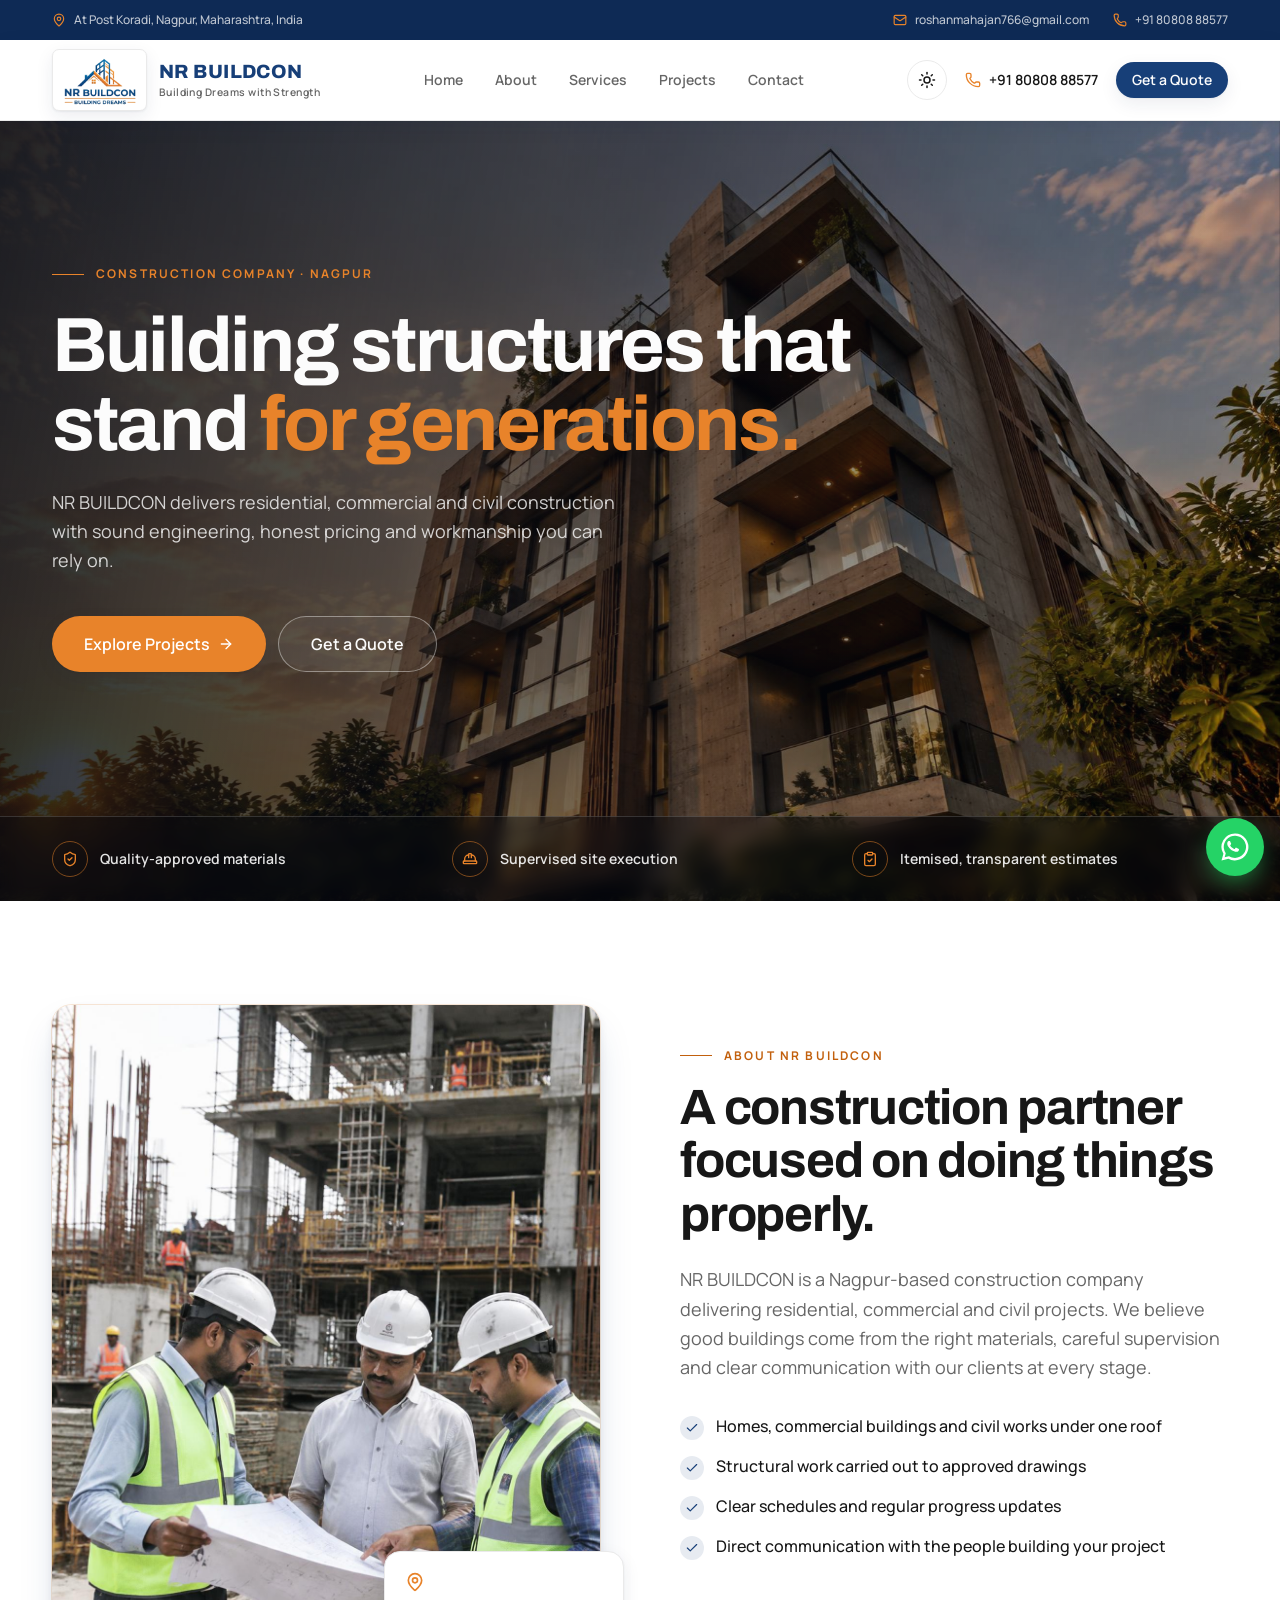
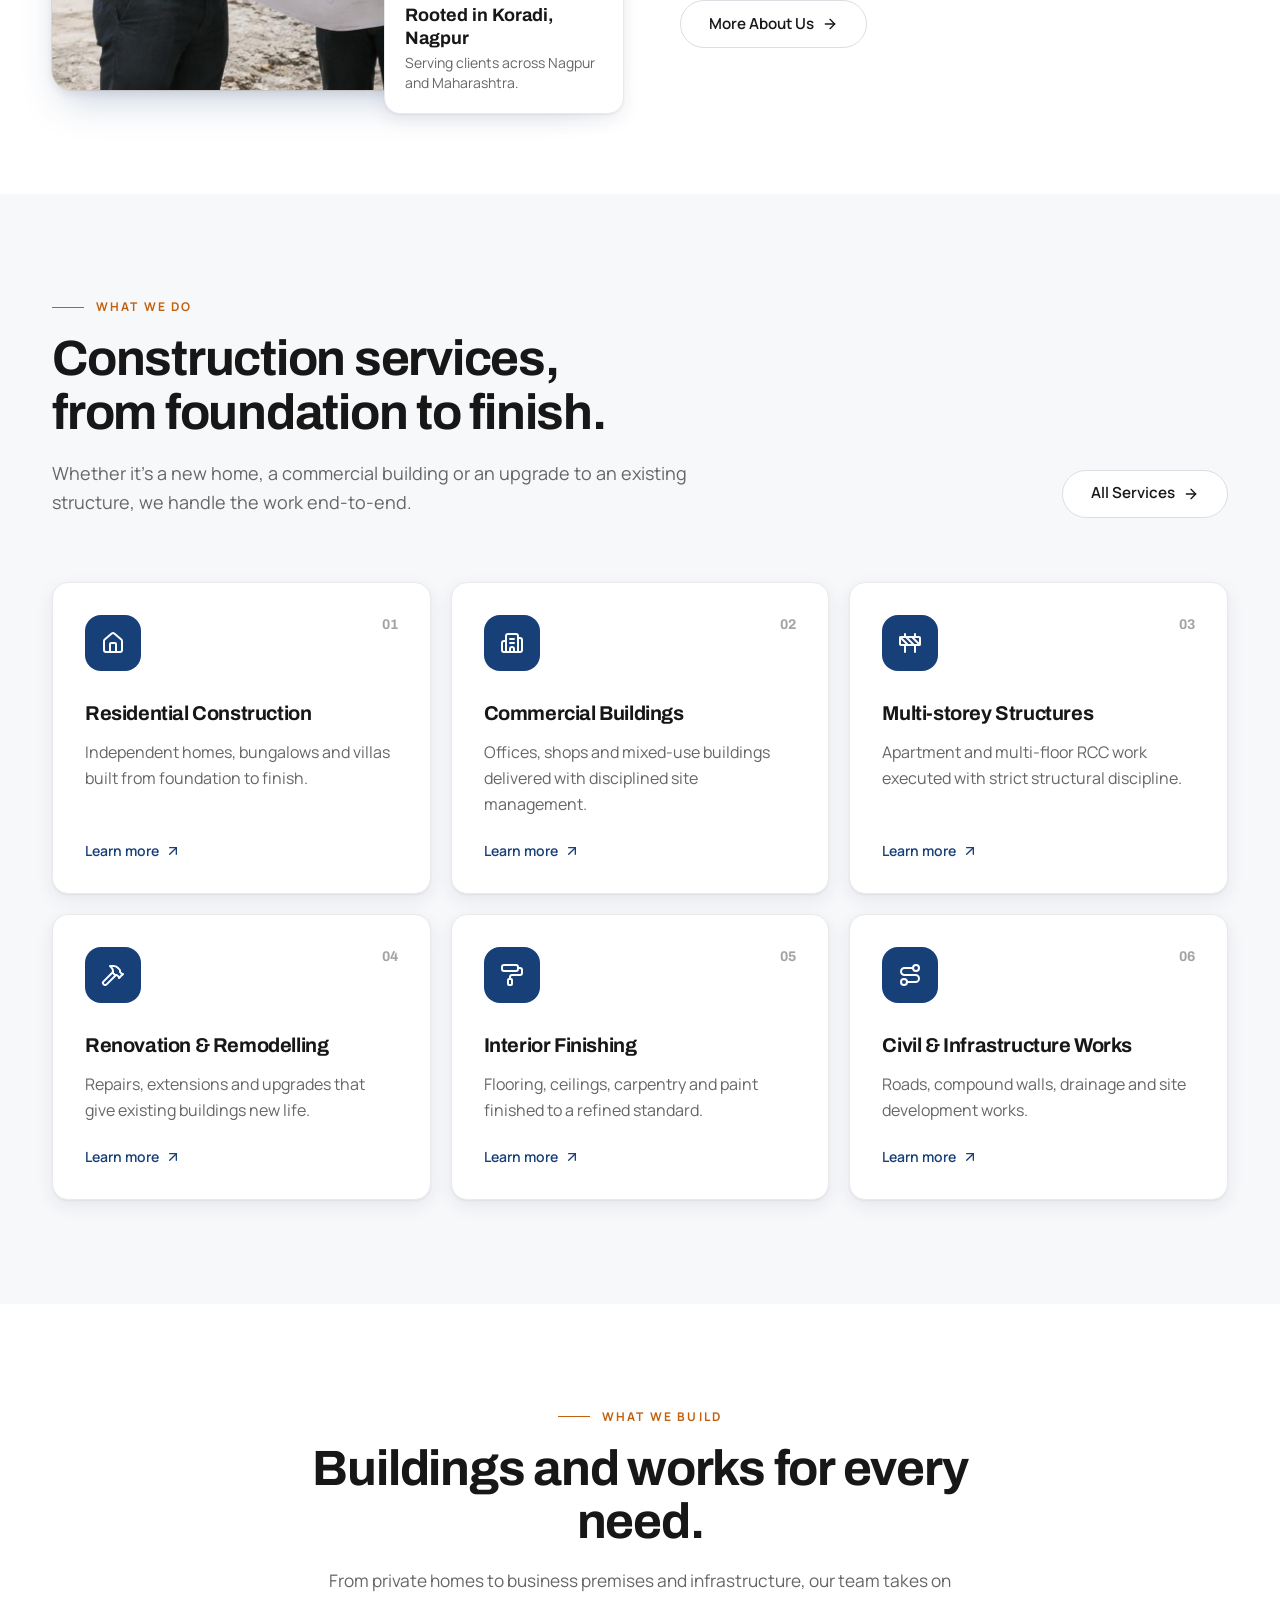
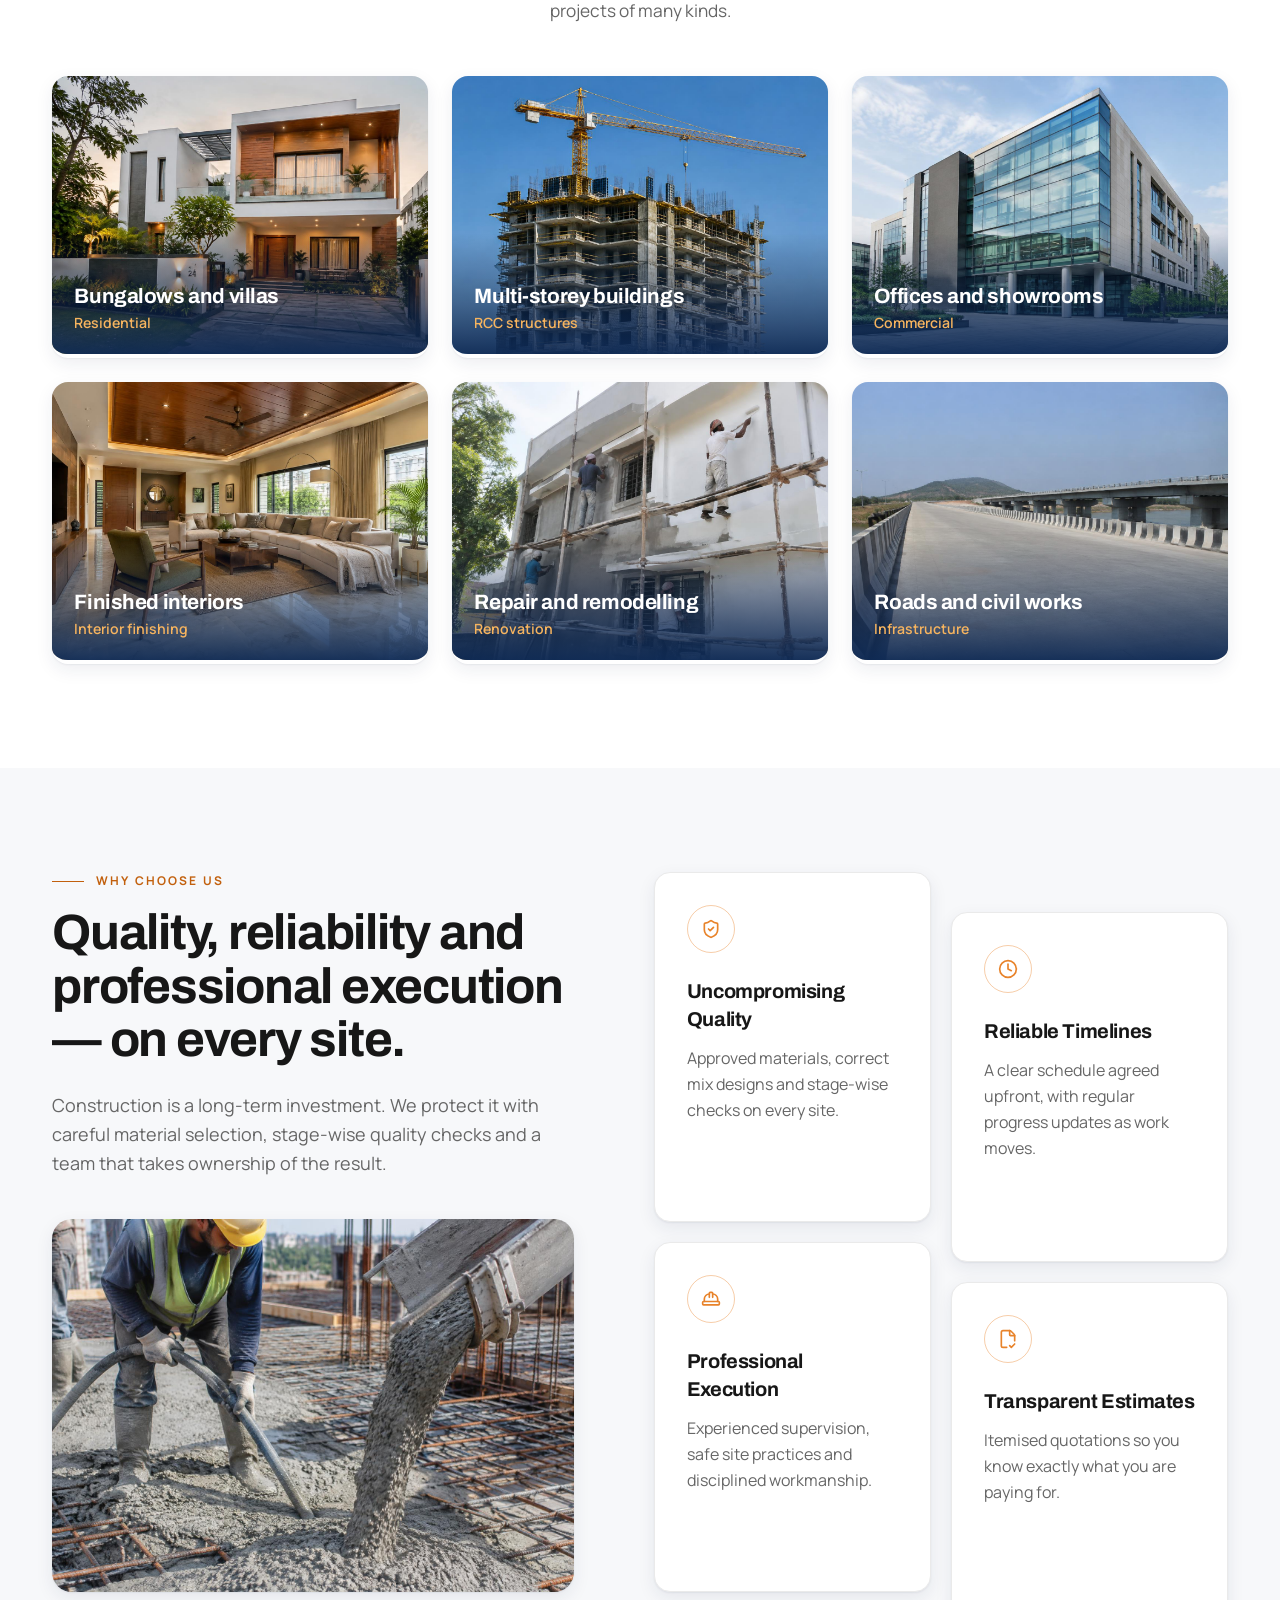
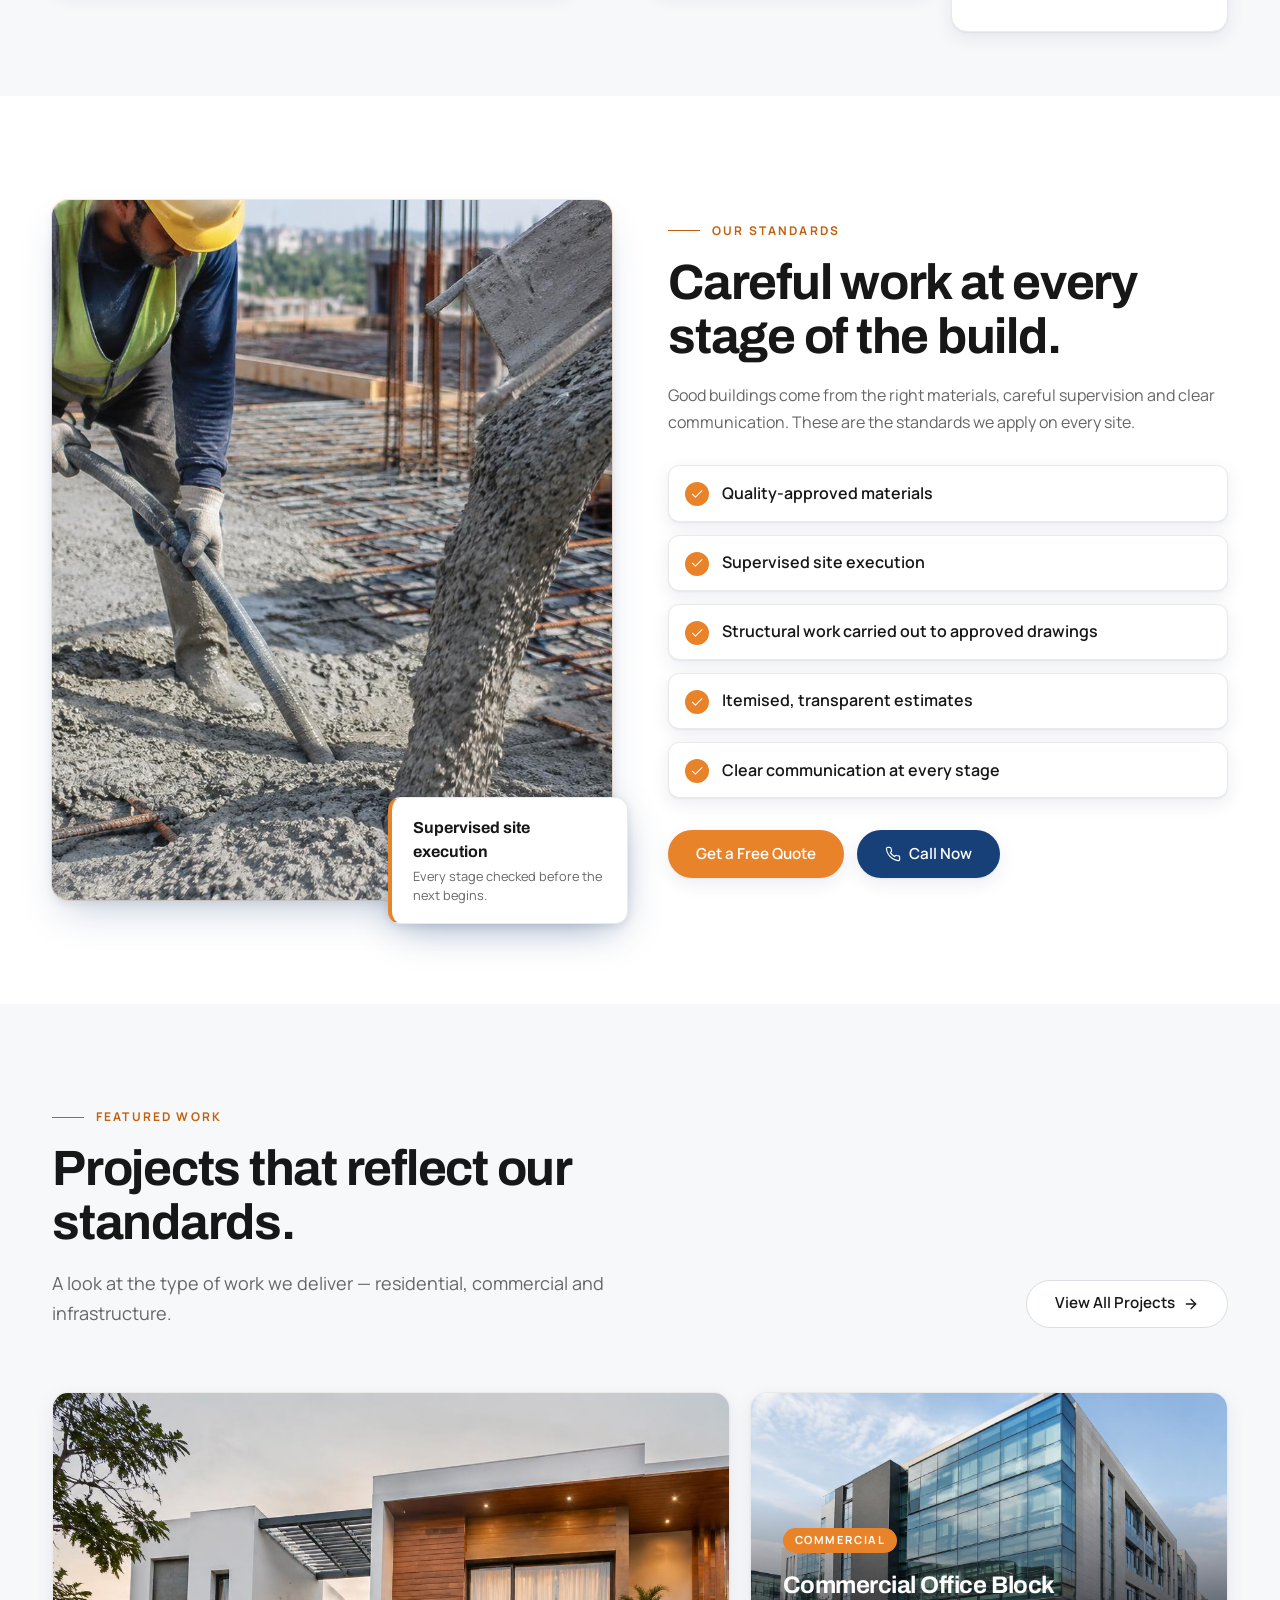
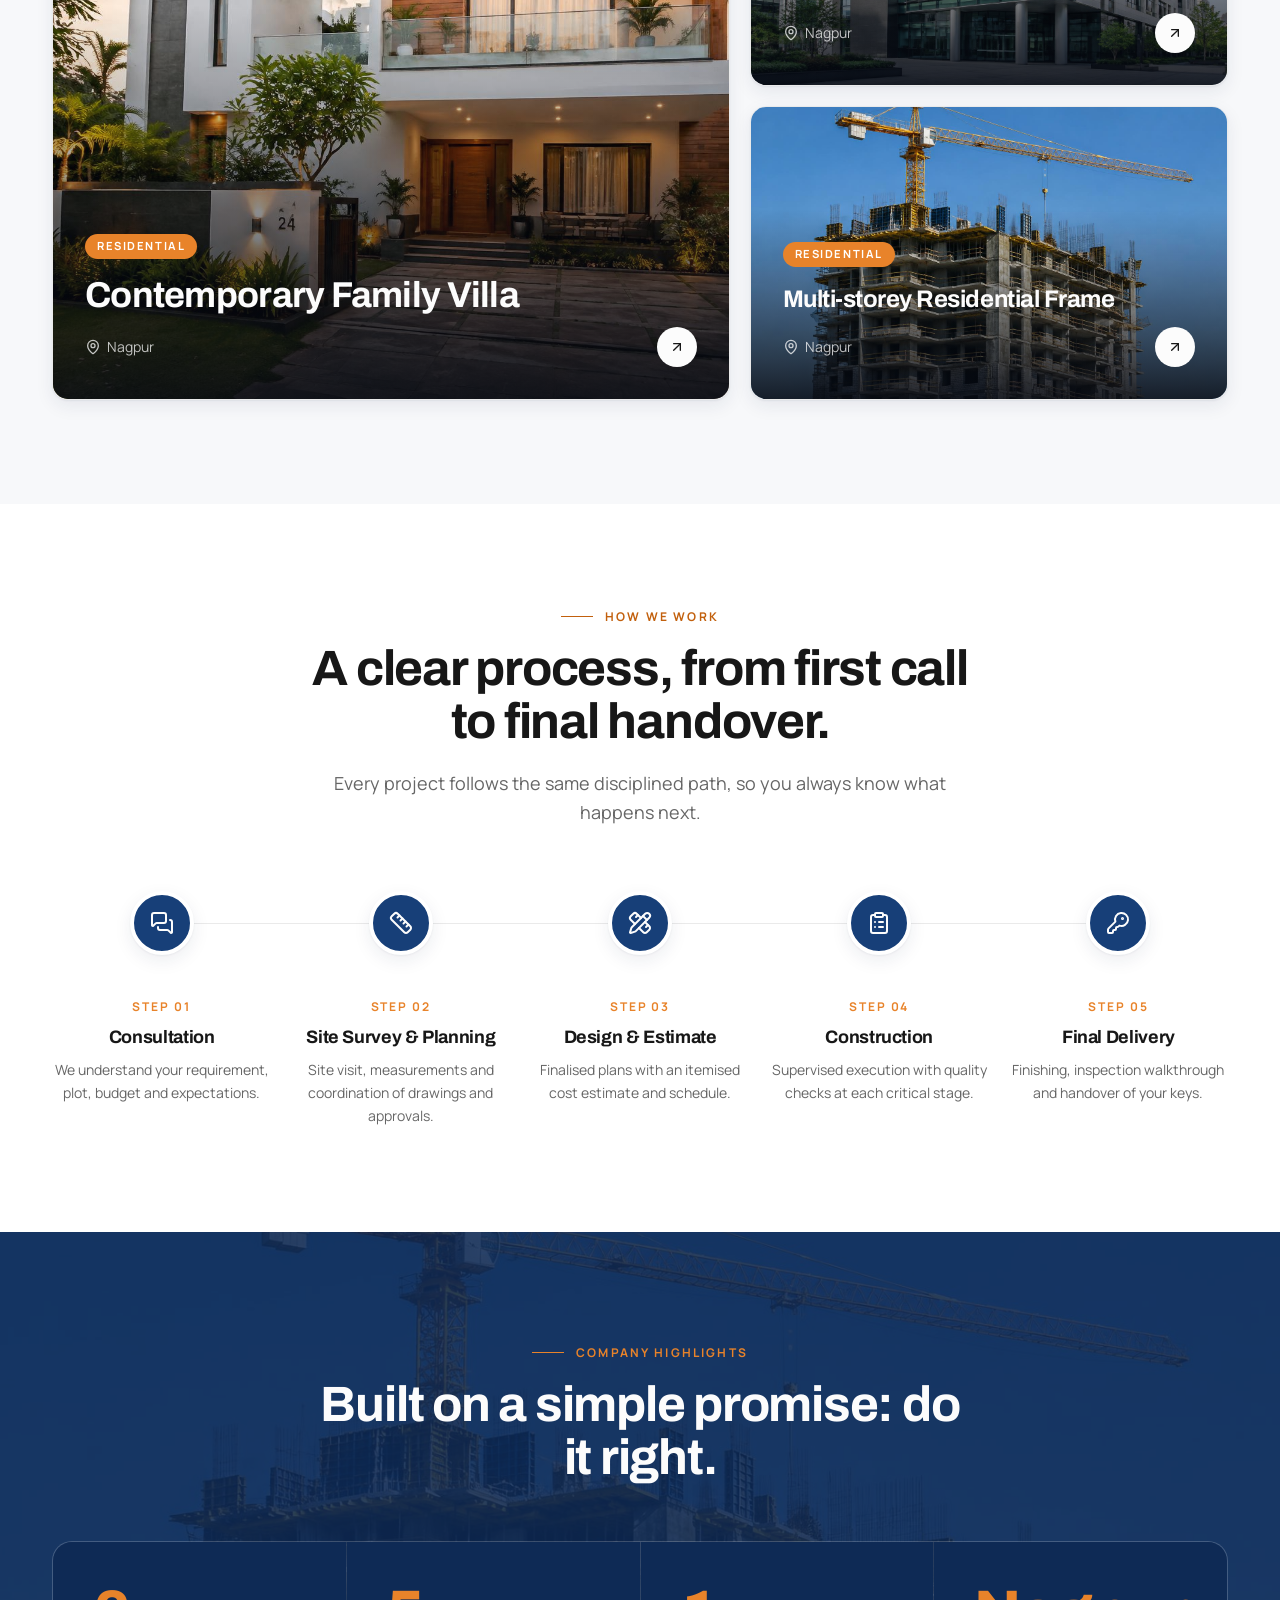
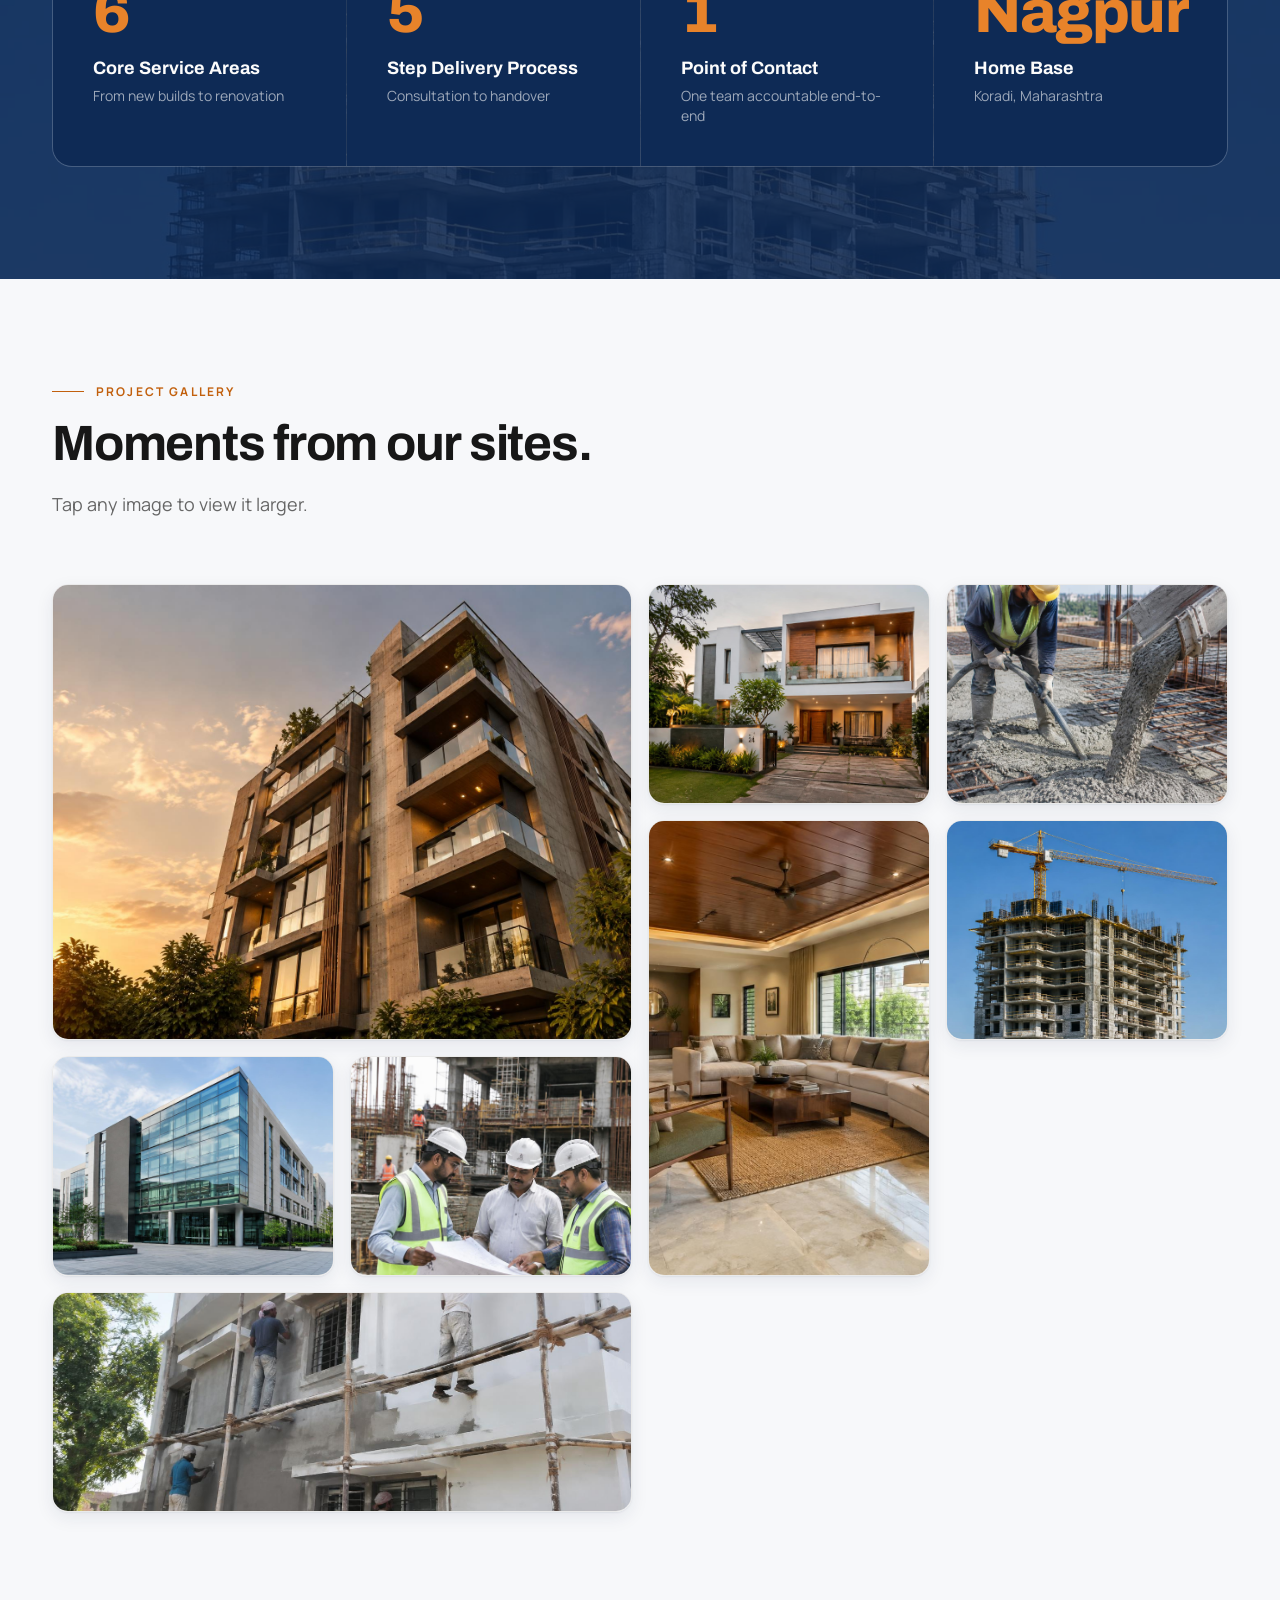
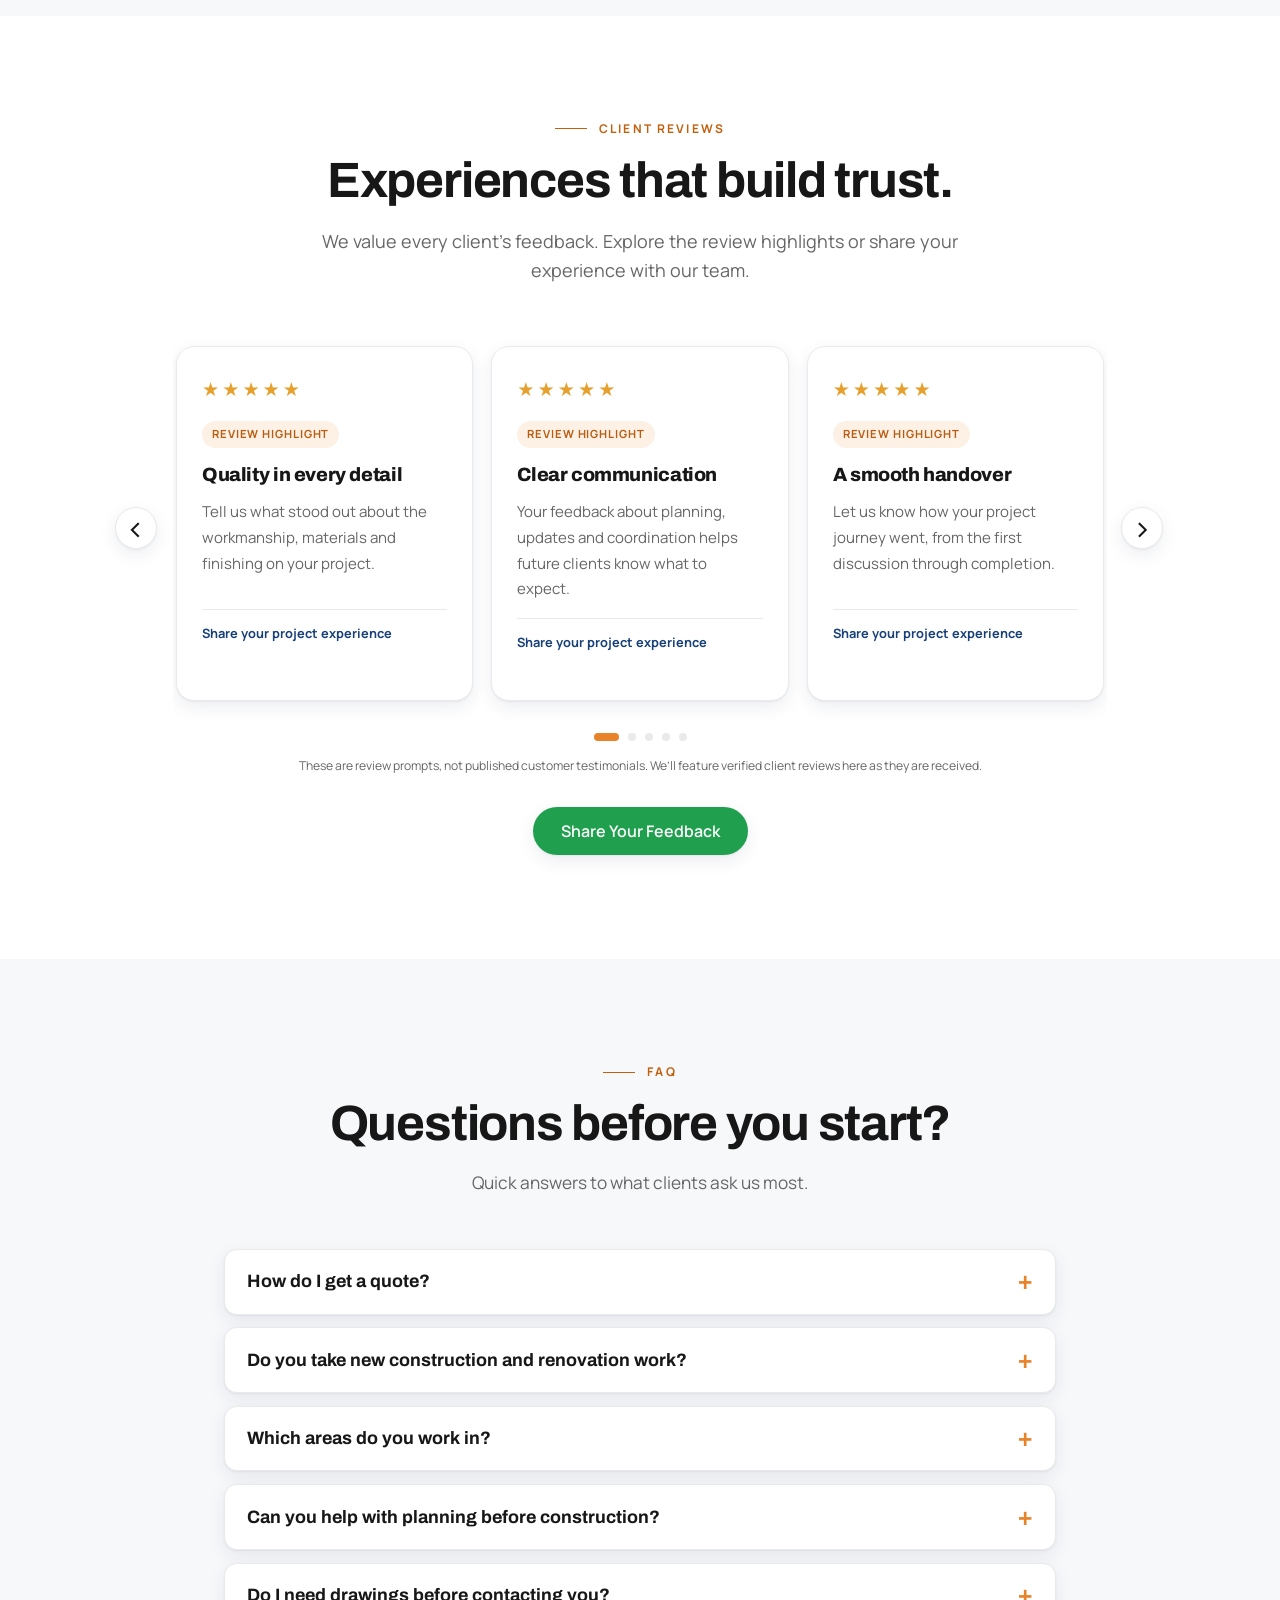
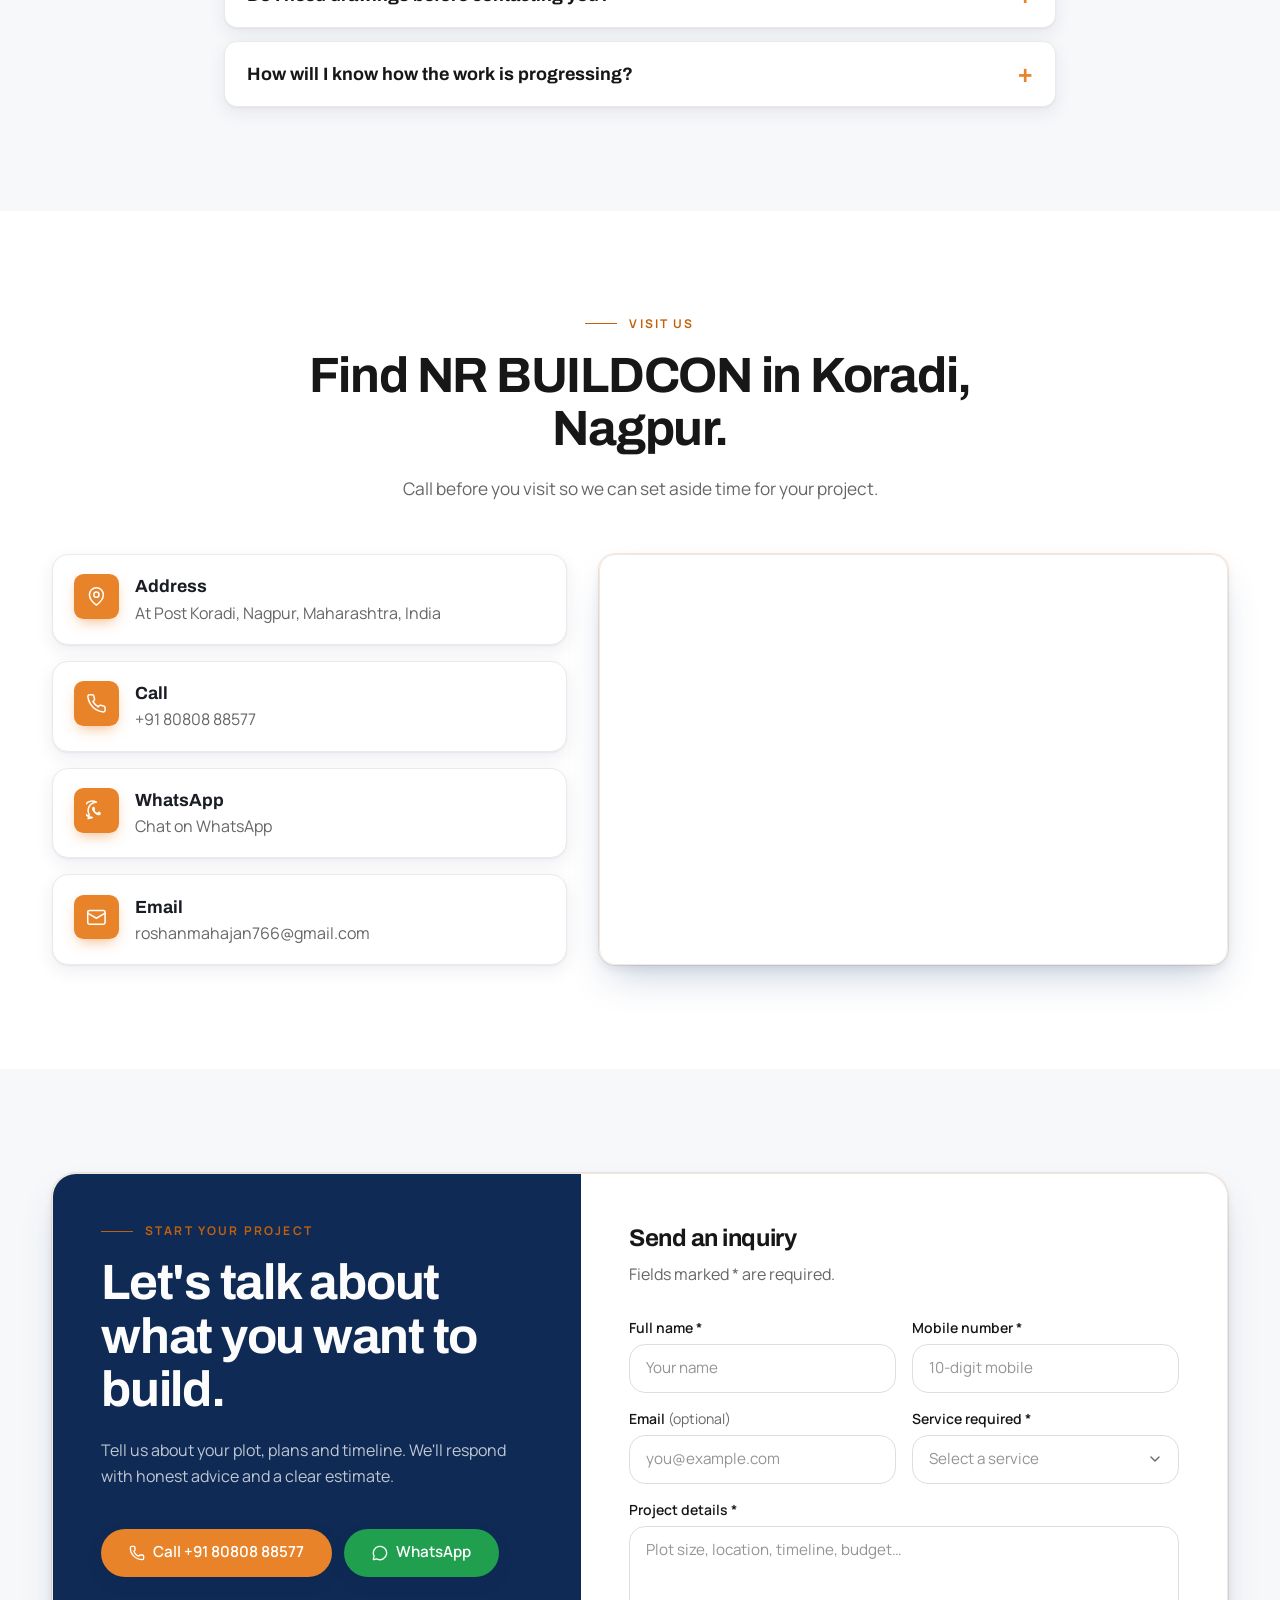
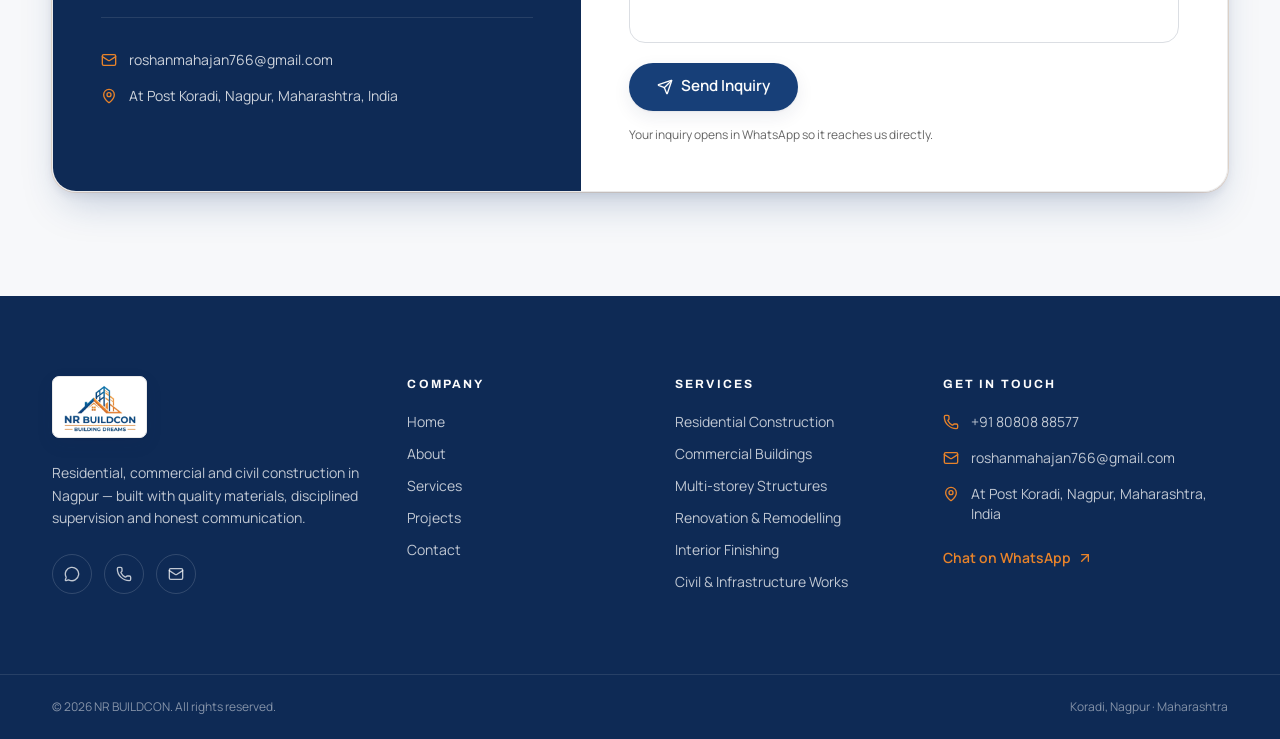
<file: index.html>
<html lang="en"><head><meta charset="utf-8"><meta name="viewport" content="width=device-width, initial-scale=1"><link rel="stylesheet" href="styles/styles-ByvR9YDj.css" data-precedence="default"><title>NR BUILDCON — Construction Company in Koradi, Nagpur</title><meta name="author" content="NR BUILDCON"><meta name="theme-color" content="#173f78"><meta name="description" content="Residential, commercial and civil construction in Nagpur by NR BUILDCON. Quality materials, supervised execution and transparent estimates."><meta property="og:title" content="NR BUILDCON — Construction Company in Nagpur"><meta property="og:description" content="Homes, commercial buildings and civil works built with quality and reliability in Nagpur, Maharashtra."><meta property="og:type" content="website"><meta name="twitter:card" content="summary_large_image"><link rel="icon" href="images/logo.png"><link rel="preconnect" href="https://fonts.googleapis.com"><link rel="preconnect" href="https://fonts.gstatic.com" crossorigin="anonymous">
<style>
	#lovable-badge {
		--badge-bg: #1b1b1b;
		--badge-text: #c5c1b9;
		--badge-text-hover: #dcdad5;
		--badge-radius: 6px;
		--badge-padding: 8px;
		--badge-gap: 6px;
		--badge-shadow: 
			0 0 0 1px rgba(0, 0, 0, 0.88),
			0 1px 0 0 rgba(0, 0, 0, 0.04),
			0 2px 2px -1px rgba(0, 0, 0, 0.08),
			0 4px 4px -2px rgba(0, 0, 0, 0.08),
			0 8px 8px -4px rgba(0, 0, 0, 0.08),
			0 16px 16px -8px rgba(0, 0, 0, 0.08);
		--badge-transition-duration: 0.2s;
		--badge-transition-easing: cubic-bezier(0.16, 1, 0.32, 1);
		--focus-color: #575ECF;
		--focus-offset: 2px;
		--focus-width: 2px;
		
		position: fixed;
		bottom: 12px;
		right: 12px;
		height: 24px;
		display: flex;
		align-items: center;
		z-index: 1000000;
		background-color: var(--badge-bg) !important;
		color: var(--badge-text) !important;
		border-radius: var(--badge-radius);
		box-shadow: var(--badge-shadow) !important;
		font-size: 12px;
		font-family: system-ui, -apple-system, BlinkMacSystemFont, 'Segoe UI', Roboto, sans-serif;
		font-weight: 400 !important;
		text-transform: none !important;
		font-feature-settings: normal !important;
		transform: translateZ(0);
		will-change: transform, opacity;
		transition: opacity var(--badge-transition-duration) var(--badge-transition-easing);
	}

	#lovable-badge.closing {
		opacity: 0;
		pointer-events: none;
	}

	#lovable-badge-cta {
		display: flex;
		align-items: baseline;
		gap: var(--badge-gap);
		box-sizing: border-box;
		padding: 4px var(--badge-padding) 0;
		height: 100%;
		color: inherit;
		text-decoration: none;
		white-space: nowrap;
		border-radius: var(--badge-radius) 0 0 var(--badge-radius);
		transition: 
			background-color var(--badge-transition-duration) ease,
			color var(--badge-transition-duration) ease,
			transform 0.1s ease;
	}

	#lovable-badge-cta:hover {
		background: rgba(255, 255, 255, 0.04);
		color: var(--badge-text-hover);
	}

	#lovable-badge-cta:active {
		transform: scale(0.98);
	}

	#lovable-badge-cta:focus {
		outline: none;
	}

	#lovable-badge-cta:focus-visible {
		outline: var(--focus-width) solid var(--focus-color);
		outline-offset: var(--focus-offset);
		z-index: 1;
	}

	#lovable-badge-text {
		line-height: 1;
	}

	/* The wordmark baseline sits at y=12 of the 16px logo; an empty 12px box
	   makes that the flex baseline so the text aligns to it on any system font. */
	#lovable-badge-logo {
		position: relative;
		display: block;
		width: 52px;
		height: 12px;
	}

	#lovable-badge-logo svg {
		position: absolute;
		top: 0;
		left: 0;
	}

	#lovable-badge-divider {
		width: 1px;
		height: 24px;
		background-color: rgba(255, 255, 255, 0.04);
		flex-shrink: 0;
	}

	#lovable-badge-close {
		width: 24px;
		height: 24px;
		min-width: 24px;
		min-height: 24px;
		cursor: pointer;
		background: none;
		border: none;
		padding: 0;
		display: flex;
		align-items: center;
		justify-content: center;
		border-radius: 0 var(--badge-radius) var(--badge-radius) 0;
		flex-shrink: 0;
		transition: 
			background-color var(--badge-transition-duration) ease,
			transform 0.1s ease;
	}

	#lovable-badge-close:hover {
		background: rgba(255, 255, 255, 0.04);
	}

	#lovable-badge-close:active {
		transform: scale(0.92);
	}

	#lovable-badge-close:focus {
		outline: none;
	}

	#lovable-badge-close:focus-visible {
		outline: var(--focus-width) solid var(--focus-color);
		outline-offset: calc(var(--focus-offset) * -1);
		z-index: 1;
	}

	#lovable-badge-close svg path {
		fill: var(--badge-text);
		transition: fill var(--badge-transition-duration) ease;
	}

	#lovable-badge-close:hover svg path {
		fill: var(--badge-text-hover);
	}

	@media (prefers-reduced-motion: reduce) {
		#lovable-badge,
		#lovable-badge-cta,
		#lovable-badge-close,
		#lovable-badge-close svg path {
			transition: none;
		}
		
		#lovable-badge-cta:active,
		#lovable-badge-close:active {
			transform: none;
		}
	}

	@media (prefers-contrast: high) {
		#lovable-badge {
			--badge-bg: #000;
			--badge-text: #fff;
			--badge-text-hover: #fff;
			border: 2px solid currentColor;
		}
		
		#lovable-badge-cta:focus-visible,
		#lovable-badge-close:focus-visible {
			outline-width: 3px;
		}
	}
</style>
<meta name="twitter:title" content="NR BUILDCON — Construction Company in Nagpur"><meta name="twitter:description" content="Homes, commercial buildings and civil works built with quality and reliability in Nagpur, Maharashtra."><meta property="og:image" content="images/logo.png"><meta name="twitter:image" content="images/logo.png"><script>document.documentElement.classList.add("js");try{if(localStorage.getItem("nrb-theme")==="dark")document.documentElement.classList.add("dark")}catch(e){}</script><link rel="stylesheet" href="styles/fonts.css"><link rel="stylesheet" href="styles/custom.css"></head><body data-page="home"><div class="flex min-h-screen flex-col"><div class="hidden bg-navy-deep text-on-image/75 lg:block"><div class="container-page flex h-10 items-center justify-between text-xs font-medium"><span class="inline-flex items-center gap-2"><svg xmlns="http://www.w3.org/2000/svg" width="24" height="24" viewBox="0 0 24 24" fill="none" stroke="currentColor" stroke-width="2" stroke-linecap="round" stroke-linejoin="round" class="lucide lucide-map-pin h-3.5 w-3.5 text-gold" aria-hidden="true"><path d="M20 10c0 4.993-5.539 10.193-7.399 11.799a1 1 0 0 1-1.202 0C9.539 20.193 4 14.993 4 10a8 8 0 0 1 16 0" /><circle cx="12" cy="10" r="3" /></svg>At Post Koradi, Nagpur, Maharashtra, India</span><div class="flex items-center gap-6"><a href="mailto:roshanmahajan766@gmail.com" class="inline-flex items-center gap-2 transition-colors hover:text-gold"><svg xmlns="http://www.w3.org/2000/svg" width="24" height="24" viewBox="0 0 24 24" fill="none" stroke="currentColor" stroke-width="2" stroke-linecap="round" stroke-linejoin="round" class="lucide lucide-mail h-3.5 w-3.5 text-gold" aria-hidden="true"><path d="m22 7-8.991 5.727a2 2 0 0 1-2.009 0L2 7" /><rect x="2" y="4" width="20" height="16" rx="2" /></svg>roshanmahajan766@gmail.com</a><a href="tel:8080888577" class="inline-flex items-center gap-2 transition-colors hover:text-gold"><svg xmlns="http://www.w3.org/2000/svg" width="24" height="24" viewBox="0 0 24 24" fill="none" stroke="currentColor" stroke-width="2" stroke-linecap="round" stroke-linejoin="round" class="lucide lucide-phone h-3.5 w-3.5 text-gold" aria-hidden="true"><path d="M13.832 16.568a1 1 0 0 0 1.213-.303l.355-.465A2 2 0 0 1 17 15h3a2 2 0 0 1 2 2v3a2 2 0 0 1-2 2A18 18 0 0 1 2 4a2 2 0 0 1 2-2h3a2 2 0 0 1 2 2v3a2 2 0 0 1-.8 1.6l-.468.351a1 1 0 0 0-.292 1.233 14 14 0 0 0 6.392 6.384" /></svg>+91 80808 88577</a></div></div></div><header class="sticky top-0 z-40 border-b transition-all duration-300 border-border bg-background/90 shadow-card backdrop-blur-md"><div class="container-page flex h-[72px] items-center justify-between gap-4 md:h-20"><a aria-label="NR BUILDCON home" class="logo-img" href="index.html"><img src="images/logo.png" alt="NR BUILDCON logo" height="64"><span class="logo-wordmark"><strong>NR BUILDCON</strong><small>Building Dreams with Strength</small></span></a><nav aria-label="Primary" class="hidden items-center gap-1 md:flex"><a class="group relative px-3.5 py-2 text-sm font-semibold text-muted-foreground transition-colors hover:text-foreground data-[status=active]:text-foreground" href="index.html">Home<span class="absolute inset-x-3.5 -bottom-0.5 h-[2px] origin-left scale-x-0 bg-gold transition-transform duration-300 group-hover:scale-x-100 group-data-[status=active]:scale-x-100"></span></a><a class="group relative px-3.5 py-2 text-sm font-semibold text-muted-foreground transition-colors hover:text-foreground data-[status=active]:text-foreground" href="about.html">About<span class="absolute inset-x-3.5 -bottom-0.5 h-[2px] origin-left scale-x-0 bg-gold transition-transform duration-300 group-hover:scale-x-100 group-data-[status=active]:scale-x-100"></span></a><a class="group relative px-3.5 py-2 text-sm font-semibold text-muted-foreground transition-colors hover:text-foreground data-[status=active]:text-foreground" href="services.html">Services<span class="absolute inset-x-3.5 -bottom-0.5 h-[2px] origin-left scale-x-0 bg-gold transition-transform duration-300 group-hover:scale-x-100 group-data-[status=active]:scale-x-100"></span></a><a class="group relative px-3.5 py-2 text-sm font-semibold text-muted-foreground transition-colors hover:text-foreground data-[status=active]:text-foreground" href="projects.html">Projects<span class="absolute inset-x-3.5 -bottom-0.5 h-[2px] origin-left scale-x-0 bg-gold transition-transform duration-300 group-hover:scale-x-100 group-data-[status=active]:scale-x-100"></span></a><a class="group relative px-3.5 py-2 text-sm font-semibold text-muted-foreground transition-colors hover:text-foreground data-[status=active]:text-foreground" href="contact.html">Contact<span class="absolute inset-x-3.5 -bottom-0.5 h-[2px] origin-left scale-x-0 bg-gold transition-transform duration-300 group-hover:scale-x-100 group-data-[status=active]:scale-x-100"></span></a></nav><div class="flex items-center gap-2.5"><button type="button" aria-label="Toggle light and dark theme" class="relative h-10 w-10 items-center justify-center rounded-full border border-border bg-card text-foreground transition-all duration-300 hover:border-gold hover:text-gold active:scale-95 hidden md:inline-flex"><svg xmlns="http://www.w3.org/2000/svg" width="24" height="24" viewBox="0 0 24 24" fill="none" stroke="currentColor" stroke-width="2" stroke-linecap="round" stroke-linejoin="round" class="lucide lucide-sun h-[18px] w-[18px] rotate-0 scale-100 transition-transform duration-500 dark:-rotate-90 dark:scale-0" aria-hidden="true"><circle cx="12" cy="12" r="4" /><path d="M12 2v2" /><path d="M12 20v2" /><path d="m4.93 4.93 1.41 1.41" /><path d="m17.66 17.66 1.41 1.41" /><path d="M2 12h2" /><path d="M20 12h2" /><path d="m6.34 17.66-1.41 1.41" /><path d="m19.07 4.93-1.41 1.41" /></svg><svg xmlns="http://www.w3.org/2000/svg" width="24" height="24" viewBox="0 0 24 24" fill="none" stroke="currentColor" stroke-width="2" stroke-linecap="round" stroke-linejoin="round" class="lucide lucide-moon absolute h-[18px] w-[18px] rotate-90 scale-0 transition-transform duration-500 dark:rotate-0 dark:scale-100" aria-hidden="true"><path d="M20.985 12.486a9 9 0 1 1-9.473-9.472c.405-.022.617.46.402.803a6 6 0 0 0 8.268 8.268c.344-.215.825-.004.803.401" /></svg></button><a href="tel:8080888577" class="hidden items-center gap-2 px-2 text-sm font-semibold text-foreground transition-colors hover:text-gold xl:inline-flex"><svg xmlns="http://www.w3.org/2000/svg" width="24" height="24" viewBox="0 0 24 24" fill="none" stroke="currentColor" stroke-width="2" stroke-linecap="round" stroke-linejoin="round" class="lucide lucide-phone h-4 w-4 text-gold" aria-hidden="true"><path d="M13.832 16.568a1 1 0 0 0 1.213-.303l.355-.465A2 2 0 0 1 17 15h3a2 2 0 0 1 2 2v3a2 2 0 0 1-2 2A18 18 0 0 1 2 4a2 2 0 0 1 2-2h3a2 2 0 0 1 2 2v3a2 2 0 0 1-.8 1.6l-.468.351a1 1 0 0 0-.292 1.233 14 14 0 0 0 6.392 6.384" /></svg> <!-- -->+91 80808 88577</a><button class="items-center justify-center gap-2 whitespace-nowrap rounded-full text-sm font-semibold cursor-pointer transition-all duration-300 active:scale-[0.97] focus-visible:outline-none focus-visible:ring-1 focus-visible:ring-ring disabled:pointer-events-none disabled:opacity-50 disabled:cursor-not-allowed [&_svg]:pointer-events-none [&_svg]:size-4 [&_svg]:shrink-0 bg-primary text-primary-foreground shadow-card hover:bg-navy-deep hover:shadow-lift h-9 px-4 py-2 hidden md:inline-flex">Get a Quote</button><button class="inline-flex items-center justify-center gap-2 whitespace-nowrap rounded-full font-semibold cursor-pointer transition-all duration-300 active:scale-[0.97] focus-visible:outline-none focus-visible:ring-1 focus-visible:ring-ring disabled:pointer-events-none disabled:opacity-50 disabled:cursor-not-allowed [&_svg]:pointer-events-none [&_svg]:size-4 [&_svg]:shrink-0 bg-primary text-primary-foreground shadow-card hover:bg-navy-deep hover:shadow-lift h-9 px-4 text-xs md:hidden">Get Quote</button></div></div></header><main class="flex-1"><!--$--><section class="relative isolate flex min-h-[calc(100svh-72px)] flex-col overflow-hidden bg-overlay md:min-h-[calc(100svh-80px)] lg:min-h-[calc(100svh-120px)]"><img src="images/hero-building-C_-jSldn.jpg" alt="Modern concrete and glass residential building at sunset" width="1920" height="1088" fetchpriority="high" class="animate-slow-zoom absolute inset-0 -z-10 h-full w-full object-cover object-[70%_center]"><div class="hero-scrim absolute inset-0 -z-10"></div><div class="container-page flex flex-1 flex-col justify-center py-20 md:py-28"><span class="eyebrow animate-hero-rise">Construction Company · Nagpur</span><h1 class="heading-xl animate-hero-rise mt-6 max-w-4xl text-on-image" style="animation-delay:120ms">Building structures that stand <span class="text-gold">for generations.</span></h1><p class="animate-hero-rise mt-6 max-w-xl text-base leading-relaxed text-on-image/80 md:text-lg" style="animation-delay:220ms">NR BUILDCON delivers residential, commercial and civil construction with sound engineering, honest pricing and workmanship you can rely on.</p><div class="animate-hero-rise mt-10 flex flex-col gap-3 sm:flex-row" style="animation-delay:320ms"><a class="inline-flex items-center justify-center gap-2 whitespace-nowrap rounded-full font-semibold cursor-pointer transition-all duration-300 active:scale-[0.97] focus-visible:outline-none focus-visible:ring-1 focus-visible:ring-ring disabled:pointer-events-none disabled:opacity-50 disabled:cursor-not-allowed [&_svg]:pointer-events-none [&_svg]:size-4 [&_svg]:shrink-0 bg-gold text-gold-foreground shadow-card hover:brightness-105 hover:shadow-lift h-14 px-8 text-base" href="projects.html">Explore Projects <svg xmlns="http://www.w3.org/2000/svg" width="24" height="24" viewBox="0 0 24 24" fill="none" stroke="currentColor" stroke-width="2" stroke-linecap="round" stroke-linejoin="round" class="lucide lucide-arrow-right" aria-hidden="true"><path d="M5 12h14" /><path d="m12 5 7 7-7 7" /></svg></a><button class="inline-flex items-center justify-center gap-2 whitespace-nowrap rounded-full font-semibold cursor-pointer transition-all duration-300 active:scale-[0.97] focus-visible:outline-none focus-visible:ring-1 focus-visible:ring-ring disabled:pointer-events-none disabled:opacity-50 disabled:cursor-not-allowed [&_svg]:pointer-events-none [&_svg]:size-4 [&_svg]:shrink-0 border border-on-image/40 text-on-image bg-on-image/5 backdrop-blur-sm hover:bg-on-image hover:text-foreground h-14 px-8 text-base">Get a Quote</button></div></div><div class="border-t border-on-image/15 bg-overlay/40 backdrop-blur-sm"><div class="container-page grid gap-4 py-5 sm:grid-cols-3 sm:gap-6 md:py-6"><div class="animate-hero-rise flex items-center gap-3 text-sm font-semibold text-on-image/90" style="animation-delay:420ms"><span class="flex h-9 w-9 shrink-0 items-center justify-center rounded-full border border-gold/50 text-gold"><svg xmlns="http://www.w3.org/2000/svg" width="24" height="24" viewBox="0 0 24 24" fill="none" stroke="currentColor" stroke-width="2" stroke-linecap="round" stroke-linejoin="round" class="lucide lucide-shield-check h-4 w-4" aria-hidden="true"><path d="M20 13c0 5-3.5 7.5-7.66 8.95a1 1 0 0 1-.67-.01C7.5 20.5 4 18 4 13V6a1 1 0 0 1 1-1c2 0 4.5-1.2 6.24-2.72a1.17 1.17 0 0 1 1.52 0C14.51 3.81 17 5 19 5a1 1 0 0 1 1 1z" /><path d="m9 12 2 2 4-4" /></svg></span>Quality-approved materials</div><div class="animate-hero-rise flex items-center gap-3 text-sm font-semibold text-on-image/90" style="animation-delay:510ms"><span class="flex h-9 w-9 shrink-0 items-center justify-center rounded-full border border-gold/50 text-gold"><svg xmlns="http://www.w3.org/2000/svg" width="24" height="24" viewBox="0 0 24 24" fill="none" stroke="currentColor" stroke-width="2" stroke-linecap="round" stroke-linejoin="round" class="lucide lucide-hard-hat h-4 w-4" aria-hidden="true"><path d="M10 10V5a1 1 0 0 1 1-1h2a1 1 0 0 1 1 1v5" /><path d="M14 6a6 6 0 0 1 6 6v3" /><path d="M4 15v-3a6 6 0 0 1 6-6" /><rect x="2" y="15" width="20" height="4" rx="1" /></svg></span>Supervised site execution</div><div class="animate-hero-rise flex items-center gap-3 text-sm font-semibold text-on-image/90" style="animation-delay:600ms"><span class="flex h-9 w-9 shrink-0 items-center justify-center rounded-full border border-gold/50 text-gold"><svg xmlns="http://www.w3.org/2000/svg" width="24" height="24" viewBox="0 0 24 24" fill="none" stroke="currentColor" stroke-width="2" stroke-linecap="round" stroke-linejoin="round" class="lucide lucide-clipboard-check h-4 w-4" aria-hidden="true"><rect width="8" height="4" x="8" y="2" rx="1" ry="1" /><path d="M16 4h2a2 2 0 0 1 2 2v14a2 2 0 0 1-2 2H6a2 2 0 0 1-2-2V6a2 2 0 0 1 2-2h2" /><path d="m9 14 2 2 4-4" /></svg></span>Itemised, transparent estimates</div></div></div></section><section class="section-y bg-background"><div class="container-page grid items-center gap-14 lg:grid-cols-2 lg:gap-20"><div class="reveal relative" style="--reveal-delay:0ms"><div class="img-zoom aspect-[4/5] overflow-hidden rounded-2xl shadow-lift sm:aspect-[5/5] lg:aspect-[4/5]"><img src="images/about-site-i-8DlW3L.jpg" alt="NR BUILDCON engineers reviewing drawings on site" loading="lazy" width="1200" height="1408" class="h-full w-full object-cover"></div><div class="card-base absolute -bottom-6 right-4 max-w-[15rem] p-5 sm:right-[-1.5rem]"><svg xmlns="http://www.w3.org/2000/svg" width="24" height="24" viewBox="0 0 24 24" fill="none" stroke="currentColor" stroke-width="2" stroke-linecap="round" stroke-linejoin="round" class="lucide lucide-map-pin h-5 w-5 text-gold" aria-hidden="true"><path d="M20 10c0 4.993-5.539 10.193-7.399 11.799a1 1 0 0 1-1.202 0C9.539 20.193 4 14.993 4 10a8 8 0 0 1 16 0" /><circle cx="12" cy="10" r="3" /></svg><p class="mt-3 font-display text-lg font-bold leading-tight text-foreground">Rooted in Koradi, Nagpur</p><p class="mt-1 text-sm text-muted-foreground">Serving clients across Nagpur and Maharashtra.</p></div><div class="absolute -left-3 -top-3 -z-10 h-28 w-28 rounded-2xl border-2 border-gold/40 sm:-left-5 sm:-top-5" aria-hidden="true"></div></div><div class="reveal" style="--reveal-delay:120ms"><span class="eyebrow">About NR BUILDCON</span><h2 class="heading-lg mt-4 text-foreground">A construction partner focused on doing things properly.</h2><p class="mt-6 text-base leading-relaxed text-muted-foreground md:text-lg">NR BUILDCON is a Nagpur-based construction company delivering residential, commercial and civil projects. We believe good buildings come from the right materials, careful supervision and clear communication with our clients at every stage.</p><ul class="mt-8 grid gap-3.5"><li class="flex items-start gap-3 text-foreground"><span class="mt-0.5 flex h-6 w-6 shrink-0 items-center justify-center rounded-full bg-primary/10 text-primary dark:bg-gold/15 dark:text-gold"><svg xmlns="http://www.w3.org/2000/svg" width="24" height="24" viewBox="0 0 24 24" fill="none" stroke="currentColor" stroke-width="2" stroke-linecap="round" stroke-linejoin="round" class="lucide lucide-check h-3.5 w-3.5" aria-hidden="true"><path d="M20 6 9 17l-5-5" /></svg></span><span class="font-medium">Homes, commercial buildings and civil works under one roof</span></li><li class="flex items-start gap-3 text-foreground"><span class="mt-0.5 flex h-6 w-6 shrink-0 items-center justify-center rounded-full bg-primary/10 text-primary dark:bg-gold/15 dark:text-gold"><svg xmlns="http://www.w3.org/2000/svg" width="24" height="24" viewBox="0 0 24 24" fill="none" stroke="currentColor" stroke-width="2" stroke-linecap="round" stroke-linejoin="round" class="lucide lucide-check h-3.5 w-3.5" aria-hidden="true"><path d="M20 6 9 17l-5-5" /></svg></span><span class="font-medium">Structural work carried out to approved drawings</span></li><li class="flex items-start gap-3 text-foreground"><span class="mt-0.5 flex h-6 w-6 shrink-0 items-center justify-center rounded-full bg-primary/10 text-primary dark:bg-gold/15 dark:text-gold"><svg xmlns="http://www.w3.org/2000/svg" width="24" height="24" viewBox="0 0 24 24" fill="none" stroke="currentColor" stroke-width="2" stroke-linecap="round" stroke-linejoin="round" class="lucide lucide-check h-3.5 w-3.5" aria-hidden="true"><path d="M20 6 9 17l-5-5" /></svg></span><span class="font-medium">Clear schedules and regular progress updates</span></li><li class="flex items-start gap-3 text-foreground"><span class="mt-0.5 flex h-6 w-6 shrink-0 items-center justify-center rounded-full bg-primary/10 text-primary dark:bg-gold/15 dark:text-gold"><svg xmlns="http://www.w3.org/2000/svg" width="24" height="24" viewBox="0 0 24 24" fill="none" stroke="currentColor" stroke-width="2" stroke-linecap="round" stroke-linejoin="round" class="lucide lucide-check h-3.5 w-3.5" aria-hidden="true"><path d="M20 6 9 17l-5-5" /></svg></span><span class="font-medium">Direct communication with the people building your project</span></li></ul><a class="inline-flex items-center justify-center gap-2 whitespace-nowrap rounded-full font-semibold cursor-pointer transition-all duration-300 active:scale-[0.97] focus-visible:outline-none focus-visible:ring-1 focus-visible:ring-ring disabled:pointer-events-none disabled:opacity-50 disabled:cursor-not-allowed [&_svg]:pointer-events-none [&_svg]:size-4 [&_svg]:shrink-0 border border-input bg-background hover:border-foreground/30 hover:bg-accent hover:text-accent-foreground h-12 px-7 text-[0.95rem] mt-10" href="about.html">More About Us <svg xmlns="http://www.w3.org/2000/svg" width="24" height="24" viewBox="0 0 24 24" fill="none" stroke="currentColor" stroke-width="2" stroke-linecap="round" stroke-linejoin="round" class="lucide lucide-arrow-right" aria-hidden="true"><path d="M5 12h14" /><path d="m12 5 7 7-7 7" /></svg></a></div></div></section><section class="section-y bg-surface"><div class="container-page"><div class="reveal mb-12 md:mb-16 flex flex-col gap-6 md:flex-row md:items-end md:justify-between" style="--reveal-delay:0ms"><div class="max-w-2xl"><span class="eyebrow">What We Do</span><h2 class="heading-lg mt-4 text-foreground">Construction services, <br class="hidden sm:block">from foundation to finish.</h2><p class="mt-5 text-base leading-relaxed text-muted-foreground md:text-lg">Whether it's a new home, a commercial building or an upgrade to an existing structure, we handle the work end-to-end.</p></div><div class="shrink-0"><a class="inline-flex items-center justify-center gap-2 whitespace-nowrap rounded-full font-semibold cursor-pointer transition-all duration-300 active:scale-[0.97] focus-visible:outline-none focus-visible:ring-1 focus-visible:ring-ring disabled:pointer-events-none disabled:opacity-50 disabled:cursor-not-allowed [&_svg]:pointer-events-none [&_svg]:size-4 [&_svg]:shrink-0 border border-input bg-background hover:border-foreground/30 hover:bg-accent hover:text-accent-foreground h-12 px-7 text-[0.95rem]" href="services.html">All Services <svg xmlns="http://www.w3.org/2000/svg" width="24" height="24" viewBox="0 0 24 24" fill="none" stroke="currentColor" stroke-width="2" stroke-linecap="round" stroke-linejoin="round" class="lucide lucide-arrow-right" aria-hidden="true"><path d="M5 12h14" /><path d="m12 5 7 7-7 7" /></svg></a></div></div><div class="grid gap-5 sm:grid-cols-2 lg:grid-cols-3"><div class="reveal" style="--reveal-delay:0ms"><a class="card-base group flex h-full flex-col p-7 md:p-8" href="services.html"><div class="flex items-start justify-between"><span class="flex h-14 w-14 items-center justify-center rounded-xl bg-primary text-primary-foreground transition-colors duration-300 group-hover:bg-gold group-hover:text-gold-foreground"><svg xmlns="http://www.w3.org/2000/svg" width="24" height="24" viewBox="0 0 24 24" fill="none" stroke="currentColor" stroke-width="2" stroke-linecap="round" stroke-linejoin="round" class="lucide lucide-house h-6 w-6" aria-hidden="true"><path d="M15 21v-8a1 1 0 0 0-1-1h-4a1 1 0 0 0-1 1v8" /><path d="M3 10a2 2 0 0 1 .709-1.528l7-6a2 2 0 0 1 2.582 0l7 6A2 2 0 0 1 21 10v9a2 2 0 0 1-2 2H5a2 2 0 0 1-2-2z" /></svg></span><span class="font-display text-sm font-bold text-muted-foreground/60">01</span></div><h3 class="mt-7 font-display text-xl font-bold text-foreground">Residential Construction</h3><p class="mt-3 flex-1 leading-relaxed text-muted-foreground">Independent homes, bungalows and villas built from foundation to finish.</p><span class="mt-6 inline-flex items-center gap-1.5 text-sm font-semibold text-primary dark:text-gold">Learn more <svg xmlns="http://www.w3.org/2000/svg" width="24" height="24" viewBox="0 0 24 24" fill="none" stroke="currentColor" stroke-width="2" stroke-linecap="round" stroke-linejoin="round" class="lucide lucide-arrow-up-right h-4 w-4 transition-transform duration-300 group-hover:-translate-y-0.5 group-hover:translate-x-0.5" aria-hidden="true"><path d="M7 7h10v10" /><path d="M7 17 17 7" /></svg></span></a></div><div class="reveal" style="--reveal-delay:80ms"><a class="card-base group flex h-full flex-col p-7 md:p-8" href="services.html"><div class="flex items-start justify-between"><span class="flex h-14 w-14 items-center justify-center rounded-xl bg-primary text-primary-foreground transition-colors duration-300 group-hover:bg-gold group-hover:text-gold-foreground"><svg xmlns="http://www.w3.org/2000/svg" width="24" height="24" viewBox="0 0 24 24" fill="none" stroke="currentColor" stroke-width="2" stroke-linecap="round" stroke-linejoin="round" class="lucide lucide-building2 lucide-building-2 h-6 w-6" aria-hidden="true"><path d="M10 12h4" /><path d="M10 8h4" /><path d="M14 21v-3a2 2 0 0 0-4 0v3" /><path d="M6 10H4a2 2 0 0 0-2 2v7a2 2 0 0 0 2 2h16a2 2 0 0 0 2-2V9a2 2 0 0 0-2-2h-2" /><path d="M6 21V5a2 2 0 0 1 2-2h8a2 2 0 0 1 2 2v16" /></svg></span><span class="font-display text-sm font-bold text-muted-foreground/60">02</span></div><h3 class="mt-7 font-display text-xl font-bold text-foreground">Commercial Buildings</h3><p class="mt-3 flex-1 leading-relaxed text-muted-foreground">Offices, shops and mixed-use buildings delivered with disciplined site management.</p><span class="mt-6 inline-flex items-center gap-1.5 text-sm font-semibold text-primary dark:text-gold">Learn more <svg xmlns="http://www.w3.org/2000/svg" width="24" height="24" viewBox="0 0 24 24" fill="none" stroke="currentColor" stroke-width="2" stroke-linecap="round" stroke-linejoin="round" class="lucide lucide-arrow-up-right h-4 w-4 transition-transform duration-300 group-hover:-translate-y-0.5 group-hover:translate-x-0.5" aria-hidden="true"><path d="M7 7h10v10" /><path d="M7 17 17 7" /></svg></span></a></div><div class="reveal" style="--reveal-delay:160ms"><a class="card-base group flex h-full flex-col p-7 md:p-8" href="services.html"><div class="flex items-start justify-between"><span class="flex h-14 w-14 items-center justify-center rounded-xl bg-primary text-primary-foreground transition-colors duration-300 group-hover:bg-gold group-hover:text-gold-foreground"><svg xmlns="http://www.w3.org/2000/svg" width="24" height="24" viewBox="0 0 24 24" fill="none" stroke="currentColor" stroke-width="2" stroke-linecap="round" stroke-linejoin="round" class="lucide lucide-construction h-6 w-6" aria-hidden="true"><rect x="2" y="6" width="20" height="8" rx="1" /><path d="M17 14v7" /><path d="M7 14v7" /><path d="M17 3v3" /><path d="M7 3v3" /><path d="M10 14 2.3 6.3" /><path d="m14 6 7.7 7.7" /><path d="m8 6 8 8" /></svg></span><span class="font-display text-sm font-bold text-muted-foreground/60">03</span></div><h3 class="mt-7 font-display text-xl font-bold text-foreground">Multi-storey Structures</h3><p class="mt-3 flex-1 leading-relaxed text-muted-foreground">Apartment and multi-floor RCC work executed with strict structural discipline.</p><span class="mt-6 inline-flex items-center gap-1.5 text-sm font-semibold text-primary dark:text-gold">Learn more <svg xmlns="http://www.w3.org/2000/svg" width="24" height="24" viewBox="0 0 24 24" fill="none" stroke="currentColor" stroke-width="2" stroke-linecap="round" stroke-linejoin="round" class="lucide lucide-arrow-up-right h-4 w-4 transition-transform duration-300 group-hover:-translate-y-0.5 group-hover:translate-x-0.5" aria-hidden="true"><path d="M7 7h10v10" /><path d="M7 17 17 7" /></svg></span></a></div><div class="reveal" style="--reveal-delay:240ms"><a class="card-base group flex h-full flex-col p-7 md:p-8" href="services.html"><div class="flex items-start justify-between"><span class="flex h-14 w-14 items-center justify-center rounded-xl bg-primary text-primary-foreground transition-colors duration-300 group-hover:bg-gold group-hover:text-gold-foreground"><svg xmlns="http://www.w3.org/2000/svg" width="24" height="24" viewBox="0 0 24 24" fill="none" stroke="currentColor" stroke-width="2" stroke-linecap="round" stroke-linejoin="round" class="lucide lucide-hammer h-6 w-6" aria-hidden="true"><path d="m15 12-9.373 9.373a1 1 0 0 1-3.001-3L12 9" /><path d="m18 15 4-4" /><path d="m21.5 11.5-1.914-1.914A2 2 0 0 1 19 8.172v-.344a2 2 0 0 0-.586-1.414l-1.657-1.657A6 6 0 0 0 12.516 3H9l1.243 1.243A6 6 0 0 1 12 8.485V10l2 2h1.172a2 2 0 0 1 1.414.586L18.5 14.5" /></svg></span><span class="font-display text-sm font-bold text-muted-foreground/60">04</span></div><h3 class="mt-7 font-display text-xl font-bold text-foreground">Renovation &amp; Remodelling</h3><p class="mt-3 flex-1 leading-relaxed text-muted-foreground">Repairs, extensions and upgrades that give existing buildings new life.</p><span class="mt-6 inline-flex items-center gap-1.5 text-sm font-semibold text-primary dark:text-gold">Learn more <svg xmlns="http://www.w3.org/2000/svg" width="24" height="24" viewBox="0 0 24 24" fill="none" stroke="currentColor" stroke-width="2" stroke-linecap="round" stroke-linejoin="round" class="lucide lucide-arrow-up-right h-4 w-4 transition-transform duration-300 group-hover:-translate-y-0.5 group-hover:translate-x-0.5" aria-hidden="true"><path d="M7 7h10v10" /><path d="M7 17 17 7" /></svg></span></a></div><div class="reveal" style="--reveal-delay:320ms"><a class="card-base group flex h-full flex-col p-7 md:p-8" href="services.html"><div class="flex items-start justify-between"><span class="flex h-14 w-14 items-center justify-center rounded-xl bg-primary text-primary-foreground transition-colors duration-300 group-hover:bg-gold group-hover:text-gold-foreground"><svg xmlns="http://www.w3.org/2000/svg" width="24" height="24" viewBox="0 0 24 24" fill="none" stroke="currentColor" stroke-width="2" stroke-linecap="round" stroke-linejoin="round" class="lucide lucide-paint-roller h-6 w-6" aria-hidden="true"><rect width="16" height="6" x="2" y="2" rx="2" /><path d="M10 16v-2a2 2 0 0 1 2-2h8a2 2 0 0 0 2-2V7a2 2 0 0 0-2-2h-2" /><rect width="4" height="6" x="8" y="16" rx="1" /></svg></span><span class="font-display text-sm font-bold text-muted-foreground/60">05</span></div><h3 class="mt-7 font-display text-xl font-bold text-foreground">Interior Finishing</h3><p class="mt-3 flex-1 leading-relaxed text-muted-foreground">Flooring, ceilings, carpentry and paint finished to a refined standard.</p><span class="mt-6 inline-flex items-center gap-1.5 text-sm font-semibold text-primary dark:text-gold">Learn more <svg xmlns="http://www.w3.org/2000/svg" width="24" height="24" viewBox="0 0 24 24" fill="none" stroke="currentColor" stroke-width="2" stroke-linecap="round" stroke-linejoin="round" class="lucide lucide-arrow-up-right h-4 w-4 transition-transform duration-300 group-hover:-translate-y-0.5 group-hover:translate-x-0.5" aria-hidden="true"><path d="M7 7h10v10" /><path d="M7 17 17 7" /></svg></span></a></div><div class="reveal" style="--reveal-delay:400ms"><a class="card-base group flex h-full flex-col p-7 md:p-8" href="services.html"><div class="flex items-start justify-between"><span class="flex h-14 w-14 items-center justify-center rounded-xl bg-primary text-primary-foreground transition-colors duration-300 group-hover:bg-gold group-hover:text-gold-foreground"><svg xmlns="http://www.w3.org/2000/svg" width="24" height="24" viewBox="0 0 24 24" fill="none" stroke="currentColor" stroke-width="2" stroke-linecap="round" stroke-linejoin="round" class="lucide lucide-route h-6 w-6" aria-hidden="true"><circle cx="6" cy="19" r="3" /><path d="M9 19h8.5a3.5 3.5 0 0 0 0-7h-11a3.5 3.5 0 0 1 0-7H15" /><circle cx="18" cy="5" r="3" /></svg></span><span class="font-display text-sm font-bold text-muted-foreground/60">06</span></div><h3 class="mt-7 font-display text-xl font-bold text-foreground">Civil &amp; Infrastructure Works</h3><p class="mt-3 flex-1 leading-relaxed text-muted-foreground">Roads, compound walls, drainage and site development works.</p><span class="mt-6 inline-flex items-center gap-1.5 text-sm font-semibold text-primary dark:text-gold">Learn more <svg xmlns="http://www.w3.org/2000/svg" width="24" height="24" viewBox="0 0 24 24" fill="none" stroke="currentColor" stroke-width="2" stroke-linecap="round" stroke-linejoin="round" class="lucide lucide-arrow-up-right h-4 w-4 transition-transform duration-300 group-hover:-translate-y-0.5 group-hover:translate-x-0.5" aria-hidden="true"><path d="M7 7h10v10" /><path d="M7 17 17 7" /></svg></span></a></div></div></div></section><section class="section-y bg-background"><div class="container-page"><div class="nb-head reveal"><span class="eyebrow justify-center">What We Build</span><h2 class="heading-lg text-foreground">Buildings and works for every need.</h2><p>From private homes to business premises and infrastructure, our team takes on projects of many kinds.</p></div><div class="nb-tiles"><a class="nb-tile reveal" href="projects.html" style="--reveal-delay:0ms"><img src="images/project-villa-CjxKbi48.jpg" alt="Bungalows and villas" loading="lazy"><div><h3>Bungalows and villas</h3><small>Residential</small></div></a><a class="nb-tile reveal" href="projects.html" style="--reveal-delay:90ms"><img src="images/project-apartment-Cws8MOHS.jpg" alt="Multi-storey buildings" loading="lazy"><div><h3>Multi-storey buildings</h3><small>RCC structures</small></div></a><a class="nb-tile reveal" href="projects.html" style="--reveal-delay:180ms"><img src="images/project-commercial-CDKFK7fN.jpg" alt="Offices and showrooms" loading="lazy"><div><h3>Offices and showrooms</h3><small>Commercial</small></div></a><a class="nb-tile reveal" href="projects.html" style="--reveal-delay:0ms"><img src="images/project-interior-DW-XTQ8j.jpg" alt="Finished interiors" loading="lazy"><div><h3>Finished interiors</h3><small>Interior finishing</small></div></a><a class="nb-tile reveal" href="projects.html" style="--reveal-delay:90ms"><img src="images/project-renovation-DMWErHuR.jpg" alt="Repair and remodelling" loading="lazy"><div><h3>Repair and remodelling</h3><small>Renovation</small></div></a><a class="nb-tile reveal" href="projects.html" style="--reveal-delay:180ms"><img src="images/project-infra-D1FNWyib.jpg" alt="Roads and civil works" loading="lazy"><div><h3>Roads and civil works</h3><small>Infrastructure</small></div></a></div></div></section><section class="section-y bg-surface"><div class="container-page grid gap-14 lg:grid-cols-[1fr_1.1fr] lg:gap-20"><div class="reveal flex flex-col" style="--reveal-delay:0ms"><span class="eyebrow">Why Choose Us</span><h2 class="heading-lg mt-4 text-foreground">Quality, reliability and professional execution — on every site.</h2><p class="mt-6 text-base leading-relaxed text-muted-foreground md:text-lg">Construction is a long-term investment. We protect it with careful material selection, stage-wise quality checks and a team that takes ownership of the result.</p><div class="img-zoom mt-10 hidden flex-1 overflow-hidden rounded-2xl shadow-card lg:block"><img src="images/process-concrete-DuWQLD8g.jpg" alt="Concrete being poured over steel reinforcement" loading="lazy" width="1408" height="1008" class="h-full min-h-72 w-full object-cover"></div></div><div class="grid gap-5 sm:grid-cols-2"><div class="reveal" style="--reveal-delay:0ms"><div class="card-base h-full p-7 md:p-8"><span class="flex h-12 w-12 items-center justify-center rounded-full border border-gold/40 text-gold"><svg xmlns="http://www.w3.org/2000/svg" width="24" height="24" viewBox="0 0 24 24" fill="none" stroke="currentColor" stroke-width="2" stroke-linecap="round" stroke-linejoin="round" class="lucide lucide-shield-check h-5 w-5" aria-hidden="true"><path d="M20 13c0 5-3.5 7.5-7.66 8.95a1 1 0 0 1-.67-.01C7.5 20.5 4 18 4 13V6a1 1 0 0 1 1-1c2 0 4.5-1.2 6.24-2.72a1.17 1.17 0 0 1 1.52 0C14.51 3.81 17 5 19 5a1 1 0 0 1 1 1z" /><path d="m9 12 2 2 4-4" /></svg></span><h3 class="mt-6 font-display text-xl font-bold text-foreground">Uncompromising Quality</h3><p class="mt-3 leading-relaxed text-muted-foreground">Approved materials, correct mix designs and stage-wise checks on every site.</p></div></div><div class="reveal sm:translate-y-10" style="--reveal-delay:90ms"><div class="card-base h-full p-7 md:p-8"><span class="flex h-12 w-12 items-center justify-center rounded-full border border-gold/40 text-gold"><svg xmlns="http://www.w3.org/2000/svg" width="24" height="24" viewBox="0 0 24 24" fill="none" stroke="currentColor" stroke-width="2" stroke-linecap="round" stroke-linejoin="round" class="lucide lucide-clock h-5 w-5" aria-hidden="true"><circle cx="12" cy="12" r="10" /><path d="M12 6v6l4 2" /></svg></span><h3 class="mt-6 font-display text-xl font-bold text-foreground">Reliable Timelines</h3><p class="mt-3 leading-relaxed text-muted-foreground">A clear schedule agreed upfront, with regular progress updates as work moves.</p></div></div><div class="reveal" style="--reveal-delay:180ms"><div class="card-base h-full p-7 md:p-8"><span class="flex h-12 w-12 items-center justify-center rounded-full border border-gold/40 text-gold"><svg xmlns="http://www.w3.org/2000/svg" width="24" height="24" viewBox="0 0 24 24" fill="none" stroke="currentColor" stroke-width="2" stroke-linecap="round" stroke-linejoin="round" class="lucide lucide-hard-hat h-5 w-5" aria-hidden="true"><path d="M10 10V5a1 1 0 0 1 1-1h2a1 1 0 0 1 1 1v5" /><path d="M14 6a6 6 0 0 1 6 6v3" /><path d="M4 15v-3a6 6 0 0 1 6-6" /><rect x="2" y="15" width="20" height="4" rx="1" /></svg></span><h3 class="mt-6 font-display text-xl font-bold text-foreground">Professional Execution</h3><p class="mt-3 leading-relaxed text-muted-foreground">Experienced supervision, safe site practices and disciplined workmanship.</p></div></div><div class="reveal sm:translate-y-10" style="--reveal-delay:270ms"><div class="card-base h-full p-7 md:p-8"><span class="flex h-12 w-12 items-center justify-center rounded-full border border-gold/40 text-gold"><svg xmlns="http://www.w3.org/2000/svg" width="24" height="24" viewBox="0 0 24 24" fill="none" stroke="currentColor" stroke-width="2" stroke-linecap="round" stroke-linejoin="round" class="lucide lucide-file-check-corner h-5 w-5" aria-hidden="true"><path d="M10.5 22H6a2 2 0 0 1-2-2V4a2 2 0 0 1 2-2h8a2.4 2.4 0 0 1 1.706.706l3.588 3.588A2.4 2.4 0 0 1 20 8v6" /><path d="M14 2v5a1 1 0 0 0 1 1h5" /><path d="m14 20 2 2 4-4" /></svg></span><h3 class="mt-6 font-display text-xl font-bold text-foreground">Transparent Estimates</h3><p class="mt-3 leading-relaxed text-muted-foreground">Itemised quotations so you know exactly what you are paying for.</p></div></div></div></div></section><section class="section-y bg-background"><div class="container-page nb-split"><div class="nb-ph reveal"><div class="im"><img src="images/process-concrete-DuWQLD8g.jpg" alt="Concrete pour over steel reinforcement" loading="lazy"></div><div class="fl">Supervised site execution<small>Every stage checked before the next begins.</small></div></div><div class="reveal" style="--reveal-delay:120ms"><span class="eyebrow">Our Standards</span><h2 class="heading-lg mt-4 text-foreground">Careful work at every stage of the build.</h2><p style="margin-top:1.2rem;color:var(--muted-foreground);line-height:1.7">Good buildings come from the right materials, careful supervision and clear communication. These are the standards we apply on every site.</p><ul class="nb-ul"><li><span class="ck"><svg class="" viewBox="0 0 24 24" fill="none" stroke="currentColor" stroke-width="1.75" stroke-linecap="round" stroke-linejoin="round" aria-hidden="true"><path d="M20 6 9 17l-5-5"/></svg></span>Quality-approved materials</li><li><span class="ck"><svg class="" viewBox="0 0 24 24" fill="none" stroke="currentColor" stroke-width="1.75" stroke-linecap="round" stroke-linejoin="round" aria-hidden="true"><path d="M20 6 9 17l-5-5"/></svg></span>Supervised site execution</li><li><span class="ck"><svg class="" viewBox="0 0 24 24" fill="none" stroke="currentColor" stroke-width="1.75" stroke-linecap="round" stroke-linejoin="round" aria-hidden="true"><path d="M20 6 9 17l-5-5"/></svg></span>Structural work carried out to approved drawings</li><li><span class="ck"><svg class="" viewBox="0 0 24 24" fill="none" stroke="currentColor" stroke-width="1.75" stroke-linecap="round" stroke-linejoin="round" aria-hidden="true"><path d="M20 6 9 17l-5-5"/></svg></span>Itemised, transparent estimates</li><li><span class="ck"><svg class="" viewBox="0 0 24 24" fill="none" stroke="currentColor" stroke-width="1.75" stroke-linecap="round" stroke-linejoin="round" aria-hidden="true"><path d="M20 6 9 17l-5-5"/></svg></span>Clear communication at every stage</li></ul><div class="nb-row"><a class="inline-flex items-center justify-center gap-2 whitespace-nowrap rounded-full font-semibold cursor-pointer transition-all duration-300 active:scale-[0.97] focus-visible:outline-none focus-visible:ring-1 focus-visible:ring-ring [&_svg]:pointer-events-none [&_svg]:size-4 [&_svg]:shrink-0 bg-gold text-gold-foreground shadow-card hover:brightness-105 hover:shadow-lift h-12 px-7 text-[0.95rem]" href="#quote">Get a Free Quote</a><a class="inline-flex items-center justify-center gap-2 whitespace-nowrap rounded-full font-semibold cursor-pointer transition-all duration-300 active:scale-[0.97] focus-visible:outline-none focus-visible:ring-1 focus-visible:ring-ring [&_svg]:pointer-events-none [&_svg]:size-4 [&_svg]:shrink-0 bg-primary text-primary-foreground shadow-card hover:bg-navy-deep hover:shadow-lift h-12 px-7 text-[0.95rem]" href="tel:8080888577"><svg class="" viewBox="0 0 24 24" fill="none" stroke="currentColor" stroke-width="1.75" stroke-linecap="round" stroke-linejoin="round" aria-hidden="true"><path d="M22 16.9v3a2 2 0 0 1-2.2 2 19.8 19.8 0 0 1-8.6-3.1 19.5 19.5 0 0 1-6-6A19.8 19.8 0 0 1 2.1 4.2 2 2 0 0 1 4.1 2h3a2 2 0 0 1 2 1.7c.1 1 .4 1.9.7 2.8a2 2 0 0 1-.5 2.1L8.1 9.9a16 16 0 0 0 6 6l1.3-1.3a2 2 0 0 1 2.1-.4c.9.3 1.8.6 2.8.7a2 2 0 0 1 1.7 2z"/></svg> Call Now</a></div></div></div></section><section class="section-y bg-surface"><div class="container-page"><div class="reveal mb-12 md:mb-16 flex flex-col gap-6 md:flex-row md:items-end md:justify-between" style="--reveal-delay:0ms"><div class="max-w-2xl"><span class="eyebrow">Featured Work</span><h2 class="heading-lg mt-4 text-foreground">Projects that reflect our standards.</h2><p class="mt-5 text-base leading-relaxed text-muted-foreground md:text-lg">A look at the type of work we deliver — residential, commercial and infrastructure.</p></div><div class="shrink-0"><a class="inline-flex items-center justify-center gap-2 whitespace-nowrap rounded-full font-semibold cursor-pointer transition-all duration-300 active:scale-[0.97] focus-visible:outline-none focus-visible:ring-1 focus-visible:ring-ring disabled:pointer-events-none disabled:opacity-50 disabled:cursor-not-allowed [&_svg]:pointer-events-none [&_svg]:size-4 [&_svg]:shrink-0 border border-input bg-background hover:border-foreground/30 hover:bg-accent hover:text-accent-foreground h-12 px-7 text-[0.95rem]" href="projects.html">View All Projects <svg xmlns="http://www.w3.org/2000/svg" width="24" height="24" viewBox="0 0 24 24" fill="none" stroke="currentColor" stroke-width="2" stroke-linecap="round" stroke-linejoin="round" class="lucide lucide-arrow-right" aria-hidden="true"><path d="M5 12h14" /><path d="m12 5 7 7-7 7" /></svg></a></div></div><div class="grid gap-5 lg:grid-cols-12 lg:grid-rows-2"><div class="reveal lg:col-span-7 lg:row-span-2" style="--reveal-delay:0ms"><a class="card-base img-zoom group relative block h-full overflow-hidden p-0 min-h-[26rem] lg:min-h-[38rem]" href="projects.html"><img src="images/project-villa-CjxKbi48.jpg" alt="Contemporary Family Villa" loading="lazy" width="1408" height="1008" class="absolute inset-0 h-full w-full object-cover"><div class="image-scrim absolute inset-0"></div><div class="absolute inset-x-0 bottom-0 p-6 md:p-8"><span class="inline-flex rounded-full bg-gold px-3 py-1 text-[0.7rem] font-bold uppercase tracking-[0.14em] text-gold-foreground">Residential</span><h3 class="mt-4 font-display font-bold text-on-image text-2xl md:text-4xl">Contemporary Family Villa</h3><div class="mt-3 flex items-center justify-between gap-4"><p class="flex items-center gap-1.5 text-sm text-on-image/75"><svg xmlns="http://www.w3.org/2000/svg" width="24" height="24" viewBox="0 0 24 24" fill="none" stroke="currentColor" stroke-width="2" stroke-linecap="round" stroke-linejoin="round" class="lucide lucide-map-pin h-4 w-4" aria-hidden="true"><path d="M20 10c0 4.993-5.539 10.193-7.399 11.799a1 1 0 0 1-1.202 0C9.539 20.193 4 14.993 4 10a8 8 0 0 1 16 0" /><circle cx="12" cy="10" r="3" /></svg>Nagpur</p><span class="flex h-10 w-10 shrink-0 items-center justify-center rounded-full bg-on-image text-foreground transition-transform duration-300 group-hover:rotate-45"><svg xmlns="http://www.w3.org/2000/svg" width="24" height="24" viewBox="0 0 24 24" fill="none" stroke="currentColor" stroke-width="2" stroke-linecap="round" stroke-linejoin="round" class="lucide lucide-arrow-up-right h-4 w-4" aria-hidden="true"><path d="M7 7h10v10" /><path d="M7 17 17 7" /></svg></span></div></div></a></div><div class="reveal lg:col-span-5" style="--reveal-delay:100ms"><a class="card-base img-zoom group relative block h-full overflow-hidden p-0 min-h-[22rem] lg:min-h-0" href="projects.html"><img src="images/project-commercial-CDKFK7fN.jpg" alt="Commercial Office Block" loading="lazy" width="1408" height="1008" class="absolute inset-0 h-full w-full object-cover"><div class="image-scrim absolute inset-0"></div><div class="absolute inset-x-0 bottom-0 p-6 md:p-8"><span class="inline-flex rounded-full bg-gold px-3 py-1 text-[0.7rem] font-bold uppercase tracking-[0.14em] text-gold-foreground">Commercial</span><h3 class="mt-4 font-display font-bold text-on-image text-xl md:text-2xl">Commercial Office Block</h3><div class="mt-3 flex items-center justify-between gap-4"><p class="flex items-center gap-1.5 text-sm text-on-image/75"><svg xmlns="http://www.w3.org/2000/svg" width="24" height="24" viewBox="0 0 24 24" fill="none" stroke="currentColor" stroke-width="2" stroke-linecap="round" stroke-linejoin="round" class="lucide lucide-map-pin h-4 w-4" aria-hidden="true"><path d="M20 10c0 4.993-5.539 10.193-7.399 11.799a1 1 0 0 1-1.202 0C9.539 20.193 4 14.993 4 10a8 8 0 0 1 16 0" /><circle cx="12" cy="10" r="3" /></svg>Nagpur</p><span class="flex h-10 w-10 shrink-0 items-center justify-center rounded-full bg-on-image text-foreground transition-transform duration-300 group-hover:rotate-45"><svg xmlns="http://www.w3.org/2000/svg" width="24" height="24" viewBox="0 0 24 24" fill="none" stroke="currentColor" stroke-width="2" stroke-linecap="round" stroke-linejoin="round" class="lucide lucide-arrow-up-right h-4 w-4" aria-hidden="true"><path d="M7 7h10v10" /><path d="M7 17 17 7" /></svg></span></div></div></a></div><div class="reveal lg:col-span-5" style="--reveal-delay:200ms"><a class="card-base img-zoom group relative block h-full overflow-hidden p-0 min-h-[22rem] lg:min-h-0" href="projects.html"><img src="images/project-apartment-Cws8MOHS.jpg" alt="Multi-storey Residential Frame" loading="lazy" width="1408" height="1008" class="absolute inset-0 h-full w-full object-cover"><div class="image-scrim absolute inset-0"></div><div class="absolute inset-x-0 bottom-0 p-6 md:p-8"><span class="inline-flex rounded-full bg-gold px-3 py-1 text-[0.7rem] font-bold uppercase tracking-[0.14em] text-gold-foreground">Residential</span><h3 class="mt-4 font-display font-bold text-on-image text-xl md:text-2xl">Multi-storey Residential Frame</h3><div class="mt-3 flex items-center justify-between gap-4"><p class="flex items-center gap-1.5 text-sm text-on-image/75"><svg xmlns="http://www.w3.org/2000/svg" width="24" height="24" viewBox="0 0 24 24" fill="none" stroke="currentColor" stroke-width="2" stroke-linecap="round" stroke-linejoin="round" class="lucide lucide-map-pin h-4 w-4" aria-hidden="true"><path d="M20 10c0 4.993-5.539 10.193-7.399 11.799a1 1 0 0 1-1.202 0C9.539 20.193 4 14.993 4 10a8 8 0 0 1 16 0" /><circle cx="12" cy="10" r="3" /></svg>Nagpur</p><span class="flex h-10 w-10 shrink-0 items-center justify-center rounded-full bg-on-image text-foreground transition-transform duration-300 group-hover:rotate-45"><svg xmlns="http://www.w3.org/2000/svg" width="24" height="24" viewBox="0 0 24 24" fill="none" stroke="currentColor" stroke-width="2" stroke-linecap="round" stroke-linejoin="round" class="lucide lucide-arrow-up-right h-4 w-4" aria-hidden="true"><path d="M7 7h10v10" /><path d="M7 17 17 7" /></svg></span></div></div></a></div></div></div></section><section class="section-y bg-background"><div class="container-page"><div class="reveal mb-12 md:mb-16 mx-auto max-w-2xl text-center" style="--reveal-delay:0ms"><div><span class="eyebrow justify-center">How We Work</span><h2 class="heading-lg mt-4 text-foreground">A clear process, from first call to final handover.</h2><p class="mt-5 text-base leading-relaxed text-muted-foreground md:text-lg">Every project follows the same disciplined path, so you always know what happens next.</p></div></div><ol class="relative grid gap-6 md:grid-cols-5 md:gap-5"><span aria-hidden="true" class="absolute left-[1.6rem] top-4 bottom-4 w-px bg-border md:left-[10%] md:right-[10%] md:top-8 md:bottom-auto md:h-px md:w-auto"></span><div class="reveal" style="--reveal-delay:0ms"><li class="relative flex gap-5 md:flex-col md:items-center md:text-center"><span class="relative z-10 flex h-[3.25rem] w-[3.25rem] shrink-0 items-center justify-center rounded-full border-4 border-background bg-primary text-primary-foreground shadow-card md:h-16 md:w-16"><svg xmlns="http://www.w3.org/2000/svg" width="24" height="24" viewBox="0 0 24 24" fill="none" stroke="currentColor" stroke-width="2" stroke-linecap="round" stroke-linejoin="round" class="lucide lucide-messages-square h-5 w-5 md:h-6 md:w-6" aria-hidden="true"><path d="M16 10a2 2 0 0 1-2 2H6.828a2 2 0 0 0-1.414.586l-2.202 2.202A.71.71 0 0 1 2 14.286V4a2 2 0 0 1 2-2h10a2 2 0 0 1 2 2z" /><path d="M20 9a2 2 0 0 1 2 2v10.286a.71.71 0 0 1-1.212.502l-2.202-2.202A2 2 0 0 0 17.172 19H10a2 2 0 0 1-2-2v-1" /></svg></span><div class="pt-1 md:pt-6"><span class="text-xs font-bold uppercase tracking-[0.16em] text-gold">Step <!-- -->01</span><h3 class="mt-2 font-display text-lg font-bold text-foreground">Consultation</h3><p class="mt-2 text-sm leading-relaxed text-muted-foreground">We understand your requirement, plot, budget and expectations.</p></div></li></div><div class="reveal" style="--reveal-delay:110ms"><li class="relative flex gap-5 md:flex-col md:items-center md:text-center"><span class="relative z-10 flex h-[3.25rem] w-[3.25rem] shrink-0 items-center justify-center rounded-full border-4 border-background bg-primary text-primary-foreground shadow-card md:h-16 md:w-16"><svg xmlns="http://www.w3.org/2000/svg" width="24" height="24" viewBox="0 0 24 24" fill="none" stroke="currentColor" stroke-width="2" stroke-linecap="round" stroke-linejoin="round" class="lucide lucide-ruler h-5 w-5 md:h-6 md:w-6" aria-hidden="true"><path d="M21.3 15.3a2.4 2.4 0 0 1 0 3.4l-2.6 2.6a2.4 2.4 0 0 1-3.4 0L2.7 8.7a2.41 2.41 0 0 1 0-3.4l2.6-2.6a2.41 2.41 0 0 1 3.4 0Z" /><path d="m14.5 12.5 2-2" /><path d="m11.5 9.5 2-2" /><path d="m8.5 6.5 2-2" /><path d="m17.5 15.5 2-2" /></svg></span><div class="pt-1 md:pt-6"><span class="text-xs font-bold uppercase tracking-[0.16em] text-gold">Step <!-- -->02</span><h3 class="mt-2 font-display text-lg font-bold text-foreground">Site Survey &amp; Planning</h3><p class="mt-2 text-sm leading-relaxed text-muted-foreground">Site visit, measurements and coordination of drawings and approvals.</p></div></li></div><div class="reveal" style="--reveal-delay:220ms"><li class="relative flex gap-5 md:flex-col md:items-center md:text-center"><span class="relative z-10 flex h-[3.25rem] w-[3.25rem] shrink-0 items-center justify-center rounded-full border-4 border-background bg-primary text-primary-foreground shadow-card md:h-16 md:w-16"><svg xmlns="http://www.w3.org/2000/svg" width="24" height="24" viewBox="0 0 24 24" fill="none" stroke="currentColor" stroke-width="2" stroke-linecap="round" stroke-linejoin="round" class="lucide lucide-pencil-ruler h-5 w-5 md:h-6 md:w-6" aria-hidden="true"><path d="M13 7 8.7 2.7a2.41 2.41 0 0 0-3.4 0L2.7 5.3a2.41 2.41 0 0 0 0 3.4L7 13" /><path d="m8 6 2-2" /><path d="m18 16 2-2" /><path d="m17 11 4.3 4.3c.94.94.94 2.46 0 3.4l-2.6 2.6c-.94.94-2.46.94-3.4 0L11 17" /><path d="M21.174 6.812a1 1 0 0 0-3.986-3.987L3.842 16.174a2 2 0 0 0-.5.83l-1.321 4.352a.5.5 0 0 0 .623.622l4.353-1.32a2 2 0 0 0 .83-.497z" /><path d="m15 5 4 4" /></svg></span><div class="pt-1 md:pt-6"><span class="text-xs font-bold uppercase tracking-[0.16em] text-gold">Step <!-- -->03</span><h3 class="mt-2 font-display text-lg font-bold text-foreground">Design &amp; Estimate</h3><p class="mt-2 text-sm leading-relaxed text-muted-foreground">Finalised plans with an itemised cost estimate and schedule.</p></div></li></div><div class="reveal" style="--reveal-delay:330ms"><li class="relative flex gap-5 md:flex-col md:items-center md:text-center"><span class="relative z-10 flex h-[3.25rem] w-[3.25rem] shrink-0 items-center justify-center rounded-full border-4 border-background bg-primary text-primary-foreground shadow-card md:h-16 md:w-16"><svg xmlns="http://www.w3.org/2000/svg" width="24" height="24" viewBox="0 0 24 24" fill="none" stroke="currentColor" stroke-width="2" stroke-linecap="round" stroke-linejoin="round" class="lucide lucide-clipboard-list h-5 w-5 md:h-6 md:w-6" aria-hidden="true"><rect width="8" height="4" x="8" y="2" rx="1" ry="1" /><path d="M16 4h2a2 2 0 0 1 2 2v14a2 2 0 0 1-2 2H6a2 2 0 0 1-2-2V6a2 2 0 0 1 2-2h2" /><path d="M12 11h4" /><path d="M12 16h4" /><path d="M8 11h.01" /><path d="M8 16h.01" /></svg></span><div class="pt-1 md:pt-6"><span class="text-xs font-bold uppercase tracking-[0.16em] text-gold">Step <!-- -->04</span><h3 class="mt-2 font-display text-lg font-bold text-foreground">Construction</h3><p class="mt-2 text-sm leading-relaxed text-muted-foreground">Supervised execution with quality checks at each critical stage.</p></div></li></div><div class="reveal" style="--reveal-delay:440ms"><li class="relative flex gap-5 md:flex-col md:items-center md:text-center"><span class="relative z-10 flex h-[3.25rem] w-[3.25rem] shrink-0 items-center justify-center rounded-full border-4 border-background bg-primary text-primary-foreground shadow-card md:h-16 md:w-16"><svg xmlns="http://www.w3.org/2000/svg" width="24" height="24" viewBox="0 0 24 24" fill="none" stroke="currentColor" stroke-width="2" stroke-linecap="round" stroke-linejoin="round" class="lucide lucide-key-round h-5 w-5 md:h-6 md:w-6" aria-hidden="true"><path d="M2.586 17.414A2 2 0 0 0 2 18.828V21a1 1 0 0 0 1 1h3a1 1 0 0 0 1-1v-1a1 1 0 0 1 1-1h1a1 1 0 0 0 1-1v-1a1 1 0 0 1 1-1h.172a2 2 0 0 0 1.414-.586l.814-.814a6.5 6.5 0 1 0-4-4z" /><circle cx="16.5" cy="7.5" r=".5" fill="currentColor" /></svg></span><div class="pt-1 md:pt-6"><span class="text-xs font-bold uppercase tracking-[0.16em] text-gold">Step <!-- -->05</span><h3 class="mt-2 font-display text-lg font-bold text-foreground">Final Delivery</h3><p class="mt-2 text-sm leading-relaxed text-muted-foreground">Finishing, inspection walkthrough and handover of your keys.</p></div></li></div></ol></div></section><section class="relative isolate overflow-hidden bg-navy-deep py-20 md:py-28"><img src="images/project-apartment-Cws8MOHS.jpg" alt="" loading="lazy" width="1408" height="1008" class="absolute inset-0 -z-10 h-full w-full object-cover opacity-[0.12]"><div class="container-page"><div class="reveal mx-auto max-w-2xl text-center" style="--reveal-delay:0ms"><span class="eyebrow justify-center">Company Highlights</span><h2 class="heading-lg mt-4 text-on-image">Built on a simple promise: do it right.</h2></div><div class="mt-14 grid grid-cols-2 gap-px overflow-hidden rounded-2xl border border-on-image/10 bg-on-image/10 lg:grid-cols-4"><div class="reveal bg-navy-deep" style="--reveal-delay:0ms"><div class="flex h-full flex-col p-6 md:p-10"><span class="font-display text-4xl font-extrabold tracking-tight text-gold md:text-6xl">6</span><span class="mt-3 font-display text-base font-bold text-on-image md:text-lg">Core Service Areas</span><span class="mt-1 text-sm text-on-image/60">From new builds to renovation</span></div></div><div class="reveal bg-navy-deep" style="--reveal-delay:90ms"><div class="flex h-full flex-col p-6 md:p-10"><span class="font-display text-4xl font-extrabold tracking-tight text-gold md:text-6xl">5</span><span class="mt-3 font-display text-base font-bold text-on-image md:text-lg">Step Delivery Process</span><span class="mt-1 text-sm text-on-image/60">Consultation to handover</span></div></div><div class="reveal bg-navy-deep" style="--reveal-delay:180ms"><div class="flex h-full flex-col p-6 md:p-10"><span class="font-display text-4xl font-extrabold tracking-tight text-gold md:text-6xl">1</span><span class="mt-3 font-display text-base font-bold text-on-image md:text-lg">Point of Contact</span><span class="mt-1 text-sm text-on-image/60">One team accountable end-to-end</span></div></div><div class="reveal bg-navy-deep" style="--reveal-delay:270ms"><div class="flex h-full flex-col p-6 md:p-10"><span class="font-display text-4xl font-extrabold tracking-tight text-gold md:text-6xl">Nagpur</span><span class="mt-3 font-display text-base font-bold text-on-image md:text-lg">Home Base</span><span class="mt-1 text-sm text-on-image/60">Koradi, Maharashtra</span></div></div></div></div></section><section class="section-y bg-surface"><div class="container-page"><div class="reveal mb-12 md:mb-16 flex flex-col gap-6 md:flex-row md:items-end md:justify-between" style="--reveal-delay:0ms"><div class="max-w-2xl"><span class="eyebrow">Project Gallery</span><h2 class="heading-lg mt-4 text-foreground">Moments from our sites.</h2><p class="mt-5 text-base leading-relaxed text-muted-foreground md:text-lg">Tap any image to view it larger.</p></div></div><div class="grid auto-rows-[150px] grid-cols-2 gap-3 sm:auto-rows-[190px] md:grid-cols-4 md:gap-4 lg:auto-rows-[220px]"><div class="reveal col-span-2 row-span-2" style="--reveal-delay:0ms"><button type="button" aria-label="Open image: Modern mid-rise residential building at sunset" class="img-zoom group relative block h-full w-full overflow-hidden rounded-xl border border-border shadow-card transition-transform active:scale-[0.98]"><img src="images/hero-building-C_-jSldn.jpg" alt="Modern mid-rise residential building at sunset" loading="lazy" class="h-full w-full object-cover"><span class="absolute inset-0 flex items-center justify-center bg-overlay/0 transition-colors duration-300 group-hover:bg-overlay/40"><span class="flex h-12 w-12 scale-75 items-center justify-center rounded-full bg-on-image text-foreground opacity-0 transition-all duration-300 group-hover:scale-100 group-hover:opacity-100"><svg xmlns="http://www.w3.org/2000/svg" width="24" height="24" viewBox="0 0 24 24" fill="none" stroke="currentColor" stroke-width="2" stroke-linecap="round" stroke-linejoin="round" class="lucide lucide-expand h-5 w-5" aria-hidden="true"><path d="m15 15 6 6" /><path d="m15 9 6-6" /><path d="M21 16v5h-5" /><path d="M21 8V3h-5" /><path d="M3 16v5h5" /><path d="m3 21 6-6" /><path d="M3 8V3h5" /><path d="M9 9 3 3" /></svg></span></span></button></div><div class="reveal" style="--reveal-delay:70ms"><button type="button" aria-label="Open image: Contemporary villa with landscaped garden" class="img-zoom group relative block h-full w-full overflow-hidden rounded-xl border border-border shadow-card transition-transform active:scale-[0.98]"><img src="images/project-villa-CjxKbi48.jpg" alt="Contemporary villa with landscaped garden" loading="lazy" class="h-full w-full object-cover"><span class="absolute inset-0 flex items-center justify-center bg-overlay/0 transition-colors duration-300 group-hover:bg-overlay/40"><span class="flex h-12 w-12 scale-75 items-center justify-center rounded-full bg-on-image text-foreground opacity-0 transition-all duration-300 group-hover:scale-100 group-hover:opacity-100"><svg xmlns="http://www.w3.org/2000/svg" width="24" height="24" viewBox="0 0 24 24" fill="none" stroke="currentColor" stroke-width="2" stroke-linecap="round" stroke-linejoin="round" class="lucide lucide-expand h-5 w-5" aria-hidden="true"><path d="m15 15 6 6" /><path d="m15 9 6-6" /><path d="M21 16v5h-5" /><path d="M21 8V3h-5" /><path d="M3 16v5h5" /><path d="m3 21 6-6" /><path d="M3 8V3h5" /><path d="M9 9 3 3" /></svg></span></span></button></div><div class="reveal" style="--reveal-delay:140ms"><button type="button" aria-label="Open image: Concrete pour over steel reinforcement" class="img-zoom group relative block h-full w-full overflow-hidden rounded-xl border border-border shadow-card transition-transform active:scale-[0.98]"><img src="images/process-concrete-DuWQLD8g.jpg" alt="Concrete pour over steel reinforcement" loading="lazy" class="h-full w-full object-cover"><span class="absolute inset-0 flex items-center justify-center bg-overlay/0 transition-colors duration-300 group-hover:bg-overlay/40"><span class="flex h-12 w-12 scale-75 items-center justify-center rounded-full bg-on-image text-foreground opacity-0 transition-all duration-300 group-hover:scale-100 group-hover:opacity-100"><svg xmlns="http://www.w3.org/2000/svg" width="24" height="24" viewBox="0 0 24 24" fill="none" stroke="currentColor" stroke-width="2" stroke-linecap="round" stroke-linejoin="round" class="lucide lucide-expand h-5 w-5" aria-hidden="true"><path d="m15 15 6 6" /><path d="m15 9 6-6" /><path d="M21 16v5h-5" /><path d="M21 8V3h-5" /><path d="M3 16v5h5" /><path d="m3 21 6-6" /><path d="M3 8V3h5" /><path d="M9 9 3 3" /></svg></span></span></button></div><div class="reveal row-span-2" style="--reveal-delay:210ms"><button type="button" aria-label="Open image: Finished living room with marble floor" class="img-zoom group relative block h-full w-full overflow-hidden rounded-xl border border-border shadow-card transition-transform active:scale-[0.98]"><img src="images/project-interior-DW-XTQ8j.jpg" alt="Finished living room with marble floor" loading="lazy" class="h-full w-full object-cover"><span class="absolute inset-0 flex items-center justify-center bg-overlay/0 transition-colors duration-300 group-hover:bg-overlay/40"><span class="flex h-12 w-12 scale-75 items-center justify-center rounded-full bg-on-image text-foreground opacity-0 transition-all duration-300 group-hover:scale-100 group-hover:opacity-100"><svg xmlns="http://www.w3.org/2000/svg" width="24" height="24" viewBox="0 0 24 24" fill="none" stroke="currentColor" stroke-width="2" stroke-linecap="round" stroke-linejoin="round" class="lucide lucide-expand h-5 w-5" aria-hidden="true"><path d="m15 15 6 6" /><path d="m15 9 6-6" /><path d="M21 16v5h-5" /><path d="M21 8V3h-5" /><path d="M3 16v5h5" /><path d="m3 21 6-6" /><path d="M3 8V3h5" /><path d="M9 9 3 3" /></svg></span></span></button></div><div class="reveal" style="--reveal-delay:0ms"><button type="button" aria-label="Open image: Multi-storey building under construction with tower crane" class="img-zoom group relative block h-full w-full overflow-hidden rounded-xl border border-border shadow-card transition-transform active:scale-[0.98]"><img src="images/project-apartment-Cws8MOHS.jpg" alt="Multi-storey building under construction with tower crane" loading="lazy" class="h-full w-full object-cover"><span class="absolute inset-0 flex items-center justify-center bg-overlay/0 transition-colors duration-300 group-hover:bg-overlay/40"><span class="flex h-12 w-12 scale-75 items-center justify-center rounded-full bg-on-image text-foreground opacity-0 transition-all duration-300 group-hover:scale-100 group-hover:opacity-100"><svg xmlns="http://www.w3.org/2000/svg" width="24" height="24" viewBox="0 0 24 24" fill="none" stroke="currentColor" stroke-width="2" stroke-linecap="round" stroke-linejoin="round" class="lucide lucide-expand h-5 w-5" aria-hidden="true"><path d="m15 15 6 6" /><path d="m15 9 6-6" /><path d="M21 16v5h-5" /><path d="M21 8V3h-5" /><path d="M3 16v5h5" /><path d="m3 21 6-6" /><path d="M3 8V3h5" /><path d="M9 9 3 3" /></svg></span></span></button></div><div class="reveal col-span-2 md:col-span-1" style="--reveal-delay:70ms"><button type="button" aria-label="Open image: Commercial office building with glass façade" class="img-zoom group relative block h-full w-full overflow-hidden rounded-xl border border-border shadow-card transition-transform active:scale-[0.98]"><img src="images/project-commercial-CDKFK7fN.jpg" alt="Commercial office building with glass façade" loading="lazy" class="h-full w-full object-cover"><span class="absolute inset-0 flex items-center justify-center bg-overlay/0 transition-colors duration-300 group-hover:bg-overlay/40"><span class="flex h-12 w-12 scale-75 items-center justify-center rounded-full bg-on-image text-foreground opacity-0 transition-all duration-300 group-hover:scale-100 group-hover:opacity-100"><svg xmlns="http://www.w3.org/2000/svg" width="24" height="24" viewBox="0 0 24 24" fill="none" stroke="currentColor" stroke-width="2" stroke-linecap="round" stroke-linejoin="round" class="lucide lucide-expand h-5 w-5" aria-hidden="true"><path d="m15 15 6 6" /><path d="m15 9 6-6" /><path d="M21 16v5h-5" /><path d="M21 8V3h-5" /><path d="M3 16v5h5" /><path d="m3 21 6-6" /><path d="M3 8V3h5" /><path d="M9 9 3 3" /></svg></span></span></button></div><div class="reveal" style="--reveal-delay:140ms"><button type="button" aria-label="Open image: Engineers reviewing drawings on site" class="img-zoom group relative block h-full w-full overflow-hidden rounded-xl border border-border shadow-card transition-transform active:scale-[0.98]"><img src="images/about-site-i-8DlW3L.jpg" alt="Engineers reviewing drawings on site" loading="lazy" class="h-full w-full object-cover"><span class="absolute inset-0 flex items-center justify-center bg-overlay/0 transition-colors duration-300 group-hover:bg-overlay/40"><span class="flex h-12 w-12 scale-75 items-center justify-center rounded-full bg-on-image text-foreground opacity-0 transition-all duration-300 group-hover:scale-100 group-hover:opacity-100"><svg xmlns="http://www.w3.org/2000/svg" width="24" height="24" viewBox="0 0 24 24" fill="none" stroke="currentColor" stroke-width="2" stroke-linecap="round" stroke-linejoin="round" class="lucide lucide-expand h-5 w-5" aria-hidden="true"><path d="m15 15 6 6" /><path d="m15 9 6-6" /><path d="M21 16v5h-5" /><path d="M21 8V3h-5" /><path d="M3 16v5h5" /><path d="m3 21 6-6" /><path d="M3 8V3h5" /><path d="M9 9 3 3" /></svg></span></span></button></div><div class="reveal col-span-2" style="--reveal-delay:210ms"><button type="button" aria-label="Open image: Exterior plastering and painting work" class="img-zoom group relative block h-full w-full overflow-hidden rounded-xl border border-border shadow-card transition-transform active:scale-[0.98]"><img src="images/project-renovation-DMWErHuR.jpg" alt="Exterior plastering and painting work" loading="lazy" class="h-full w-full object-cover"><span class="absolute inset-0 flex items-center justify-center bg-overlay/0 transition-colors duration-300 group-hover:bg-overlay/40"><span class="flex h-12 w-12 scale-75 items-center justify-center rounded-full bg-on-image text-foreground opacity-0 transition-all duration-300 group-hover:scale-100 group-hover:opacity-100"><svg xmlns="http://www.w3.org/2000/svg" width="24" height="24" viewBox="0 0 24 24" fill="none" stroke="currentColor" stroke-width="2" stroke-linecap="round" stroke-linejoin="round" class="lucide lucide-expand h-5 w-5" aria-hidden="true"><path d="m15 15 6 6" /><path d="m15 9 6-6" /><path d="M21 16v5h-5" /><path d="M21 8V3h-5" /><path d="M3 16v5h5" /><path d="m3 21 6-6" /><path d="M3 8V3h5" /><path d="M9 9 3 3" /></svg></span></span></button></div></div></div></section><section class="section-y bg-background nb-reviews" aria-label="Client reviews">
<div class="container-page"><div class="reveal mb-12 md:mb-14 mx-auto max-w-2xl text-center"><span class="eyebrow justify-center">Client Reviews</span><h2 class="heading-lg mt-4 text-foreground">Experiences that build trust.</h2><p class="mt-5 text-base leading-relaxed text-muted-foreground md:text-lg">We value every client's feedback. Explore the review highlights or share your experience with our team.</p></div>
<div class="nb-review-shell reveal"><button class="nb-review-arrow nb-review-prev" type="button" aria-label="Previous reviews">&#8249;</button><div class="nb-review-viewport"><div class="nb-review-track">
<article class="nb-review-card"><div class="nb-review-stars" aria-label="Five star review">★★★★★</div><span class="nb-review-tag">Review highlight</span><h3>Quality in every detail</h3><p>Tell us what stood out about the workmanship, materials and finishing on your project.</p><small>Share your project experience</small></article>
<article class="nb-review-card"><div class="nb-review-stars" aria-label="Five star review">★★★★★</div><span class="nb-review-tag">Review highlight</span><h3>Clear communication</h3><p>Your feedback about planning, updates and coordination helps future clients know what to expect.</p><small>Share your project experience</small></article>
<article class="nb-review-card"><div class="nb-review-stars" aria-label="Five star review">★★★★★</div><span class="nb-review-tag">Review highlight</span><h3>A smooth handover</h3><p>Let us know how your project journey went, from the first discussion through completion.</p><small>Share your project experience</small></article>
<article class="nb-review-card"><div class="nb-review-stars" aria-label="Five star review">★★★★★</div><span class="nb-review-tag">Review highlight</span><h3>Dependable project planning</h3><p>Share how the schedule, site coordination and project planning worked for your build.</p><small>Share your project experience</small></article>
<article class="nb-review-card"><div class="nb-review-stars" aria-label="Five star review">★★★★★</div><span class="nb-review-tag">Review highlight</span><h3>Built around your needs</h3><p>Tell us how well the finished space matched your requirements and expectations.</p><small>Share your project experience</small></article>
</div></div><button class="nb-review-arrow nb-review-next" type="button" aria-label="Next reviews">&#8250;</button></div>
<div class="nb-review-dots" aria-label="Choose review slide"><button type="button" aria-label="Show review 1" class="active"></button><button type="button" aria-label="Show review 2"></button><button type="button" aria-label="Show review 3"></button><button type="button" aria-label="Show review 4"></button><button type="button" aria-label="Show review 5"></button></div>
<p class="nb-review-note">These are review prompts, not published customer testimonials. We’ll feature verified client reviews here as they are received.</p>
<div class="mt-8 text-center"><a class="inline-flex items-center justify-center gap-2 rounded-full bg-whatsapp px-7 py-3 font-semibold text-on-image shadow-card hover:brightness-110" href="https://wa.me/918080888577?text=Hi%20NR%20BUILDCON%2C%20I%27d%20like%20to%20share%20feedback%20about%20my%20project." target="_blank" rel="noopener noreferrer">Share Your Feedback</a></div></div></section><section class="section-y bg-surface"><div class="container-page"><div class="nb-head reveal"><span class="eyebrow justify-center">FAQ</span><h2 class="heading-lg text-foreground">Questions before you start?</h2><p>Quick answers to what clients ask us most.</p></div><div class="nb-faq"><details class="reveal"><summary>How do I get a quote?</summary><p>Call 8080888577, message us on WhatsApp or send the enquiry form. Tell us the type of building, location, approximate size and budget, and we will explain the next steps.</p></details><details class="reveal"><summary>Do you take new construction and renovation work?</summary><p>Yes. We build new houses, commercial buildings and multi-storey structures, and also handle renovation, remodelling and interior finishing.</p></details><details class="reveal"><summary>Which areas do you work in?</summary><p>We are based at Post Koradi, Nagpur and serve clients across Nagpur. Call us with your site location and we will confirm.</p></details><details class="reveal"><summary>Can you help with planning before construction?</summary><p>Yes. We begin with a consultation and site survey, agree scope and an itemised estimate, and coordinate drawings before construction starts.</p></details><details class="reveal"><summary>Do I need drawings before contacting you?</summary><p>No. If you already have plans we can build from them. If not, we can help coordinate with an architect or engineer.</p></details><details class="reveal"><summary>How will I know how the work is progressing?</summary><p>We agree the schedule at the start and keep you updated through the work, so you always know where the project stands.</p></details></div></div></section><section class="section-y bg-background"><div class="container-page"><div class="nb-head reveal"><span class="eyebrow justify-center">Visit Us</span><h2 class="heading-lg text-foreground">Find NR BUILDCON in Koradi, Nagpur.</h2><p>Call before you visit so we can set aside time for your project.</p></div><div class="nb-find"><div class="nb-info"><div class="card-base nb-ci reveal"><span class="ic"><svg class="" viewBox="0 0 24 24" fill="none" stroke="currentColor" stroke-width="1.75" stroke-linecap="round" stroke-linejoin="round" aria-hidden="true"><path d="M20 10c0 6-8 12-8 12S4 16 4 10a8 8 0 0 1 16 0z"/><circle cx="12" cy="10" r="3"/></svg></span><div><b>Address</b><span>At Post Koradi, Nagpur, Maharashtra, India</span></div></div><div class="card-base nb-ci reveal"><span class="ic"><svg class="" viewBox="0 0 24 24" fill="none" stroke="currentColor" stroke-width="1.75" stroke-linecap="round" stroke-linejoin="round" aria-hidden="true"><path d="M22 16.9v3a2 2 0 0 1-2.2 2 19.8 19.8 0 0 1-8.6-3.1 19.5 19.5 0 0 1-6-6A19.8 19.8 0 0 1 2.1 4.2 2 2 0 0 1 4.1 2h3a2 2 0 0 1 2 1.7c.1 1 .4 1.9.7 2.8a2 2 0 0 1-.5 2.1L8.1 9.9a16 16 0 0 0 6 6l1.3-1.3a2 2 0 0 1 2.1-.4c.9.3 1.8.6 2.8.7a2 2 0 0 1 1.7 2z"/></svg></span><div><b>Call</b><span><a href="tel:8080888577">+91 80808 88577</a></span></div></div><div class="card-base nb-ci reveal"><span class="ic"><svg class="" viewBox="0 0 24 24" fill="none" stroke="currentColor" stroke-width="1.75" stroke-linecap="round" stroke-linejoin="round" aria-hidden="true"><path d="M12 2.5a9.5 9.5 0 0 0-8.2 14.3L2.5 21.5l4.8-1.3A9.5 9.5 0 1 1 12 2.5z"/><path fill="currentColor" stroke="none" d="M16.6 14.2c-.3-.1-1.5-.7-1.7-.8s-.4-.1-.6.1-.7.8-.8 1-.3.2-.6.1a6.2 6.2 0 0 1-3.1-2.7c-.2-.4.2-.4.7-1.3.1-.2 0-.3 0-.5l-.8-1.8c-.2-.5-.4-.4-.6-.4h-.5a1 1 0 0 0-.7.3 3 3 0 0 0-.9 2.1 5.2 5.2 0 0 0 1.1 2.8 11 11 0 0 0 4.300 3.800c1.600.700 2.200.700 3 .600a2.600 2.600 0 0 0 1.700-1.200 2.100 2.100 0 0 0 .100-1.200c-.1-.1-.3-.2-.5-.3z"/></svg></span><div><b>WhatsApp</b><span><a href="https://wa.me/918080888577" target="_blank" rel="noopener">Chat on WhatsApp</a></span></div></div><div class="card-base nb-ci reveal"><span class="ic"><svg class="" viewBox="0 0 24 24" fill="none" stroke="currentColor" stroke-width="1.75" stroke-linecap="round" stroke-linejoin="round" aria-hidden="true"><rect x="2" y="4" width="20" height="16" rx="2"/><path d="m22 7-10 6L2 7"/></svg></span><div><b>Email</b><span><a href="mailto:roshanmahajan766@gmail.com">roshanmahajan766@gmail.com</a></span></div></div></div><div class="nb-map reveal"><iframe title="NR BUILDCON location, Koradi, Nagpur" loading="lazy" src="https://maps.google.com/maps?q=Koradi,Nagpur,Maharashtra&amp;output=embed"></iframe></div></div></div></section><section id="quote" class="section-y bg-surface"><div class="container-page"><div class="grid overflow-hidden rounded-3xl border border-border shadow-lift lg:grid-cols-[0.9fr_1.1fr]"><div class="reveal relative isolate bg-navy-deep p-8 text-on-image md:p-12" style="--reveal-delay:0ms"><span class="eyebrow">Start Your Project</span><h2 class="heading-lg mt-4 text-on-image">Let's talk about what you want to build.</h2><p class="mt-5 leading-relaxed text-on-image/75">Tell us about your plot, plans and timeline. We'll respond with honest advice and a clear estimate.</p><div class="mt-10 flex flex-col gap-3 sm:flex-row lg:flex-col xl:flex-row"><a href="tel:8080888577" class="inline-flex items-center justify-center gap-2 whitespace-nowrap rounded-full font-semibold cursor-pointer transition-all duration-300 active:scale-[0.97] focus-visible:outline-none focus-visible:ring-1 focus-visible:ring-ring disabled:pointer-events-none disabled:opacity-50 disabled:cursor-not-allowed [&_svg]:pointer-events-none [&_svg]:size-4 [&_svg]:shrink-0 bg-gold text-gold-foreground shadow-card hover:brightness-105 hover:shadow-lift h-12 px-7 text-[0.95rem]"><svg xmlns="http://www.w3.org/2000/svg" width="24" height="24" viewBox="0 0 24 24" fill="none" stroke="currentColor" stroke-width="2" stroke-linecap="round" stroke-linejoin="round" class="lucide lucide-phone" aria-hidden="true"><path d="M13.832 16.568a1 1 0 0 0 1.213-.303l.355-.465A2 2 0 0 1 17 15h3a2 2 0 0 1 2 2v3a2 2 0 0 1-2 2A18 18 0 0 1 2 4a2 2 0 0 1 2-2h3a2 2 0 0 1 2 2v3a2 2 0 0 1-.8 1.6l-.468.351a1 1 0 0 0-.292 1.233 14 14 0 0 0 6.392 6.384" /></svg> Call <!-- -->+91 80808 88577</a><a href="https://wa.me/918080888577" target="_blank" rel="noopener noreferrer" class="inline-flex items-center justify-center gap-2 whitespace-nowrap rounded-full font-semibold cursor-pointer transition-all duration-300 active:scale-[0.97] focus-visible:outline-none focus-visible:ring-1 focus-visible:ring-ring disabled:pointer-events-none disabled:opacity-50 disabled:cursor-not-allowed [&_svg]:pointer-events-none [&_svg]:size-4 [&_svg]:shrink-0 bg-whatsapp text-on-image shadow-card hover:brightness-110 h-12 px-7 text-[0.95rem]"><svg xmlns="http://www.w3.org/2000/svg" width="24" height="24" viewBox="0 0 24 24" fill="none" stroke="currentColor" stroke-width="2" stroke-linecap="round" stroke-linejoin="round" class="lucide lucide-message-circle" aria-hidden="true"><path d="M2.992 16.342a2 2 0 0 1 .094 1.167l-1.065 3.29a1 1 0 0 0 1.236 1.168l3.413-.998a2 2 0 0 1 1.099.092 10 10 0 1 0-4.777-4.719" /></svg> WhatsApp</a></div><ul class="mt-10 space-y-4 border-t border-on-image/10 pt-8 text-sm text-on-image/80"><li class="flex items-start gap-3"><svg xmlns="http://www.w3.org/2000/svg" width="24" height="24" viewBox="0 0 24 24" fill="none" stroke="currentColor" stroke-width="2" stroke-linecap="round" stroke-linejoin="round" class="lucide lucide-mail mt-0.5 h-4 w-4 shrink-0 text-gold" aria-hidden="true"><path d="m22 7-8.991 5.727a2 2 0 0 1-2.009 0L2 7" /><rect x="2" y="4" width="20" height="16" rx="2" /></svg><a href="mailto:roshanmahajan766@gmail.com" class="break-all hover:text-gold">roshanmahajan766@gmail.com</a></li><li class="flex items-start gap-3"><svg xmlns="http://www.w3.org/2000/svg" width="24" height="24" viewBox="0 0 24 24" fill="none" stroke="currentColor" stroke-width="2" stroke-linecap="round" stroke-linejoin="round" class="lucide lucide-map-pin mt-0.5 h-4 w-4 shrink-0 text-gold" aria-hidden="true"><path d="M20 10c0 4.993-5.539 10.193-7.399 11.799a1 1 0 0 1-1.202 0C9.539 20.193 4 14.993 4 10a8 8 0 0 1 16 0" /><circle cx="12" cy="10" r="3" /></svg>At Post Koradi, Nagpur, Maharashtra, India</li></ul></div><div class="reveal bg-card p-8 md:p-12" style="--reveal-delay:120ms"><h3 class="font-display text-2xl font-bold text-foreground">Send an inquiry</h3><p class="mt-2 mb-8 text-muted-foreground">Fields marked * are required.</p><form novalidate class="grid gap-4"><div class="grid gap-4 sm:grid-cols-2"><div><label for="inq-name" class="mb-1.5 block text-sm font-semibold text-foreground">Full name *</label><input id="inq-name" autocomplete="name" class="w-full rounded-xl border border-input bg-background px-4 py-3 text-[0.95rem] text-foreground placeholder:text-muted-foreground/70 transition-colors focus:border-primary focus:outline-none focus:ring-4 focus:ring-ring/20" placeholder="Your name" maxlength="80" aria-invalid="false" value=""></div><div><label for="inq-phone" class="mb-1.5 block text-sm font-semibold text-foreground">Mobile number *</label><input id="inq-phone" type="tel" inputmode="tel" autocomplete="tel" class="w-full rounded-xl border border-input bg-background px-4 py-3 text-[0.95rem] text-foreground placeholder:text-muted-foreground/70 transition-colors focus:border-primary focus:outline-none focus:ring-4 focus:ring-ring/20" placeholder="10-digit mobile" maxlength="16" aria-invalid="false" value=""></div></div><div class="grid gap-4 sm:grid-cols-2"><div><label for="inq-email" class="mb-1.5 block text-sm font-semibold text-foreground">Email <span class="font-normal text-muted-foreground">(optional)</span></label><input id="inq-email" type="email" autocomplete="email" class="w-full rounded-xl border border-input bg-background px-4 py-3 text-[0.95rem] text-foreground placeholder:text-muted-foreground/70 transition-colors focus:border-primary focus:outline-none focus:ring-4 focus:ring-ring/20" placeholder="you@example.com" maxlength="255" aria-invalid="false" value=""></div><div><label for="inq-service" class="mb-1.5 block text-sm font-semibold text-foreground">Service required *</label><div class="relative"><select id="inq-service" class="w-full rounded-xl border border-input bg-background px-4 py-3 text-[0.95rem] placeholder:text-muted-foreground/70 transition-colors focus:border-primary focus:outline-none focus:ring-4 focus:ring-ring/20 appearance-none pr-10 text-muted-foreground/70" aria-invalid="false"><option value="" selected>Select a service</option><option value="Residential Construction">Residential Construction</option><option value="Commercial Buildings">Commercial Buildings</option><option value="Multi-storey Structures">Multi-storey Structures</option><option value="Renovation & Remodelling">Renovation &amp; Remodelling</option><option value="Interior Finishing">Interior Finishing</option><option value="Civil & Infrastructure Works">Civil &amp; Infrastructure Works</option><option value="Other / Not sure yet">Other / Not sure yet</option></select><svg xmlns="http://www.w3.org/2000/svg" width="24" height="24" viewBox="0 0 24 24" fill="none" stroke="currentColor" stroke-width="2" stroke-linecap="round" stroke-linejoin="round" class="lucide lucide-chevron-down pointer-events-none absolute right-4 top-1/2 h-4 w-4 -translate-y-1/2 text-muted-foreground" aria-hidden="true"><path d="m6 9 6 6 6-6" /></svg></div></div></div><div><label for="inq-message" class="mb-1.5 block text-sm font-semibold text-foreground">Project details *</label><textarea id="inq-message" rows="4" class="w-full rounded-xl border border-input bg-background px-4 py-3 text-[0.95rem] text-foreground placeholder:text-muted-foreground/70 transition-colors focus:border-primary focus:outline-none focus:ring-4 focus:ring-ring/20 resize-none" placeholder="Plot size, location, timeline, budget…" maxlength="1000" aria-invalid="false"></textarea></div><button class="inline-flex items-center justify-center gap-2 whitespace-nowrap rounded-full font-semibold cursor-pointer transition-all duration-300 active:scale-[0.97] focus-visible:outline-none focus-visible:ring-1 focus-visible:ring-ring disabled:pointer-events-none disabled:opacity-50 disabled:cursor-not-allowed [&_svg]:pointer-events-none [&_svg]:size-4 [&_svg]:shrink-0 bg-primary text-primary-foreground shadow-card hover:bg-navy-deep hover:shadow-lift h-12 px-7 text-[0.95rem] mt-1 w-full sm:w-auto sm:justify-self-start" type="submit"><svg xmlns="http://www.w3.org/2000/svg" width="24" height="24" viewBox="0 0 24 24" fill="none" stroke="currentColor" stroke-width="2" stroke-linecap="round" stroke-linejoin="round" class="lucide lucide-send" aria-hidden="true"><path d="M14.536 21.686a.5.5 0 0 0 .937-.024l6.5-19a.496.496 0 0 0-.635-.635l-19 6.5a.5.5 0 0 0-.024.937l7.93 3.18a2 2 0 0 1 1.112 1.11z" /><path d="m21.854 2.147-10.94 10.939" /></svg> Send Inquiry</button><p class="text-xs text-muted-foreground">Your inquiry opens in WhatsApp so it reaches us directly.</p></form></div></div></div></section><!--/$--></main><div class="pb-mobile-nav bg-navy-deep"><footer class="bg-navy-deep text-on-image/75"><div class="container-page grid gap-12 py-16 md:grid-cols-2 md:py-20 lg:grid-cols-[1.4fr_1fr_1fr_1.3fr]"><div><a aria-label="NR BUILDCON home" class="logo-img" href="index.html"><img src="images/logo.png" alt="NR BUILDCON - Building Dreams" height="46"></a><p class="mt-6 max-w-sm text-sm leading-relaxed">Residential, commercial and civil construction in Nagpur — built with quality materials, disciplined supervision and honest communication.</p><div class="mt-6 flex gap-3"><a href="https://wa.me/918080888577" target="_blank" rel="noopener noreferrer" aria-label="WhatsApp" class="flex h-10 w-10 items-center justify-center rounded-full border border-on-image/15 transition-colors hover:border-gold hover:text-gold"><svg xmlns="http://www.w3.org/2000/svg" width="24" height="24" viewBox="0 0 24 24" fill="none" stroke="currentColor" stroke-width="2" stroke-linecap="round" stroke-linejoin="round" class="lucide lucide-message-circle h-4 w-4" aria-hidden="true"><path d="M2.992 16.342a2 2 0 0 1 .094 1.167l-1.065 3.29a1 1 0 0 0 1.236 1.168l3.413-.998a2 2 0 0 1 1.099.092 10 10 0 1 0-4.777-4.719" /></svg></a><a href="tel:8080888577" aria-label="Call" class="flex h-10 w-10 items-center justify-center rounded-full border border-on-image/15 transition-colors hover:border-gold hover:text-gold"><svg xmlns="http://www.w3.org/2000/svg" width="24" height="24" viewBox="0 0 24 24" fill="none" stroke="currentColor" stroke-width="2" stroke-linecap="round" stroke-linejoin="round" class="lucide lucide-phone h-4 w-4" aria-hidden="true"><path d="M13.832 16.568a1 1 0 0 0 1.213-.303l.355-.465A2 2 0 0 1 17 15h3a2 2 0 0 1 2 2v3a2 2 0 0 1-2 2A18 18 0 0 1 2 4a2 2 0 0 1 2-2h3a2 2 0 0 1 2 2v3a2 2 0 0 1-.8 1.6l-.468.351a1 1 0 0 0-.292 1.233 14 14 0 0 0 6.392 6.384" /></svg></a><a href="mailto:roshanmahajan766@gmail.com" aria-label="Email" class="flex h-10 w-10 items-center justify-center rounded-full border border-on-image/15 transition-colors hover:border-gold hover:text-gold"><svg xmlns="http://www.w3.org/2000/svg" width="24" height="24" viewBox="0 0 24 24" fill="none" stroke="currentColor" stroke-width="2" stroke-linecap="round" stroke-linejoin="round" class="lucide lucide-mail h-4 w-4" aria-hidden="true"><path d="m22 7-8.991 5.727a2 2 0 0 1-2.009 0L2 7" /><rect x="2" y="4" width="20" height="16" rx="2" /></svg></a></div></div><div><h3 class="text-xs font-bold uppercase tracking-[0.18em] text-on-image">Company</h3><ul class="mt-5 space-y-3 text-sm"><li><a class="transition-colors hover:text-gold active" href="index.html" data-status="active" aria-current="page">Home</a></li><li><a class="transition-colors hover:text-gold" href="about.html">About</a></li><li><a class="transition-colors hover:text-gold" href="services.html">Services</a></li><li><a class="transition-colors hover:text-gold" href="projects.html">Projects</a></li><li><a class="transition-colors hover:text-gold" href="contact.html">Contact</a></li></ul></div><div><h3 class="text-xs font-bold uppercase tracking-[0.18em] text-on-image">Services</h3><ul class="mt-5 space-y-3 text-sm"><li><a class="transition-colors hover:text-gold" href="services.html">Residential Construction</a></li><li><a class="transition-colors hover:text-gold" href="services.html">Commercial Buildings</a></li><li><a class="transition-colors hover:text-gold" href="services.html">Multi-storey Structures</a></li><li><a class="transition-colors hover:text-gold" href="services.html">Renovation &amp; Remodelling</a></li><li><a class="transition-colors hover:text-gold" href="services.html">Interior Finishing</a></li><li><a class="transition-colors hover:text-gold" href="services.html">Civil &amp; Infrastructure Works</a></li></ul></div><div><h3 class="text-xs font-bold uppercase tracking-[0.18em] text-on-image">Get in touch</h3><ul class="mt-5 space-y-4 text-sm"><li><a href="tel:8080888577" class="flex items-start gap-3 transition-colors hover:text-gold"><svg xmlns="http://www.w3.org/2000/svg" width="24" height="24" viewBox="0 0 24 24" fill="none" stroke="currentColor" stroke-width="2" stroke-linecap="round" stroke-linejoin="round" class="lucide lucide-phone mt-0.5 h-4 w-4 shrink-0 text-gold" aria-hidden="true"><path d="M13.832 16.568a1 1 0 0 0 1.213-.303l.355-.465A2 2 0 0 1 17 15h3a2 2 0 0 1 2 2v3a2 2 0 0 1-2 2A18 18 0 0 1 2 4a2 2 0 0 1 2-2h3a2 2 0 0 1 2 2v3a2 2 0 0 1-.8 1.6l-.468.351a1 1 0 0 0-.292 1.233 14 14 0 0 0 6.392 6.384" /></svg>+91 80808 88577</a></li><li><a href="mailto:roshanmahajan766@gmail.com" class="flex items-start gap-3 break-all transition-colors hover:text-gold"><svg xmlns="http://www.w3.org/2000/svg" width="24" height="24" viewBox="0 0 24 24" fill="none" stroke="currentColor" stroke-width="2" stroke-linecap="round" stroke-linejoin="round" class="lucide lucide-mail mt-0.5 h-4 w-4 shrink-0 text-gold" aria-hidden="true"><path d="m22 7-8.991 5.727a2 2 0 0 1-2.009 0L2 7" /><rect x="2" y="4" width="20" height="16" rx="2" /></svg>roshanmahajan766@gmail.com</a></li><li class="flex items-start gap-3"><svg xmlns="http://www.w3.org/2000/svg" width="24" height="24" viewBox="0 0 24 24" fill="none" stroke="currentColor" stroke-width="2" stroke-linecap="round" stroke-linejoin="round" class="lucide lucide-map-pin mt-0.5 h-4 w-4 shrink-0 text-gold" aria-hidden="true"><path d="M20 10c0 4.993-5.539 10.193-7.399 11.799a1 1 0 0 1-1.202 0C9.539 20.193 4 14.993 4 10a8 8 0 0 1 16 0" /><circle cx="12" cy="10" r="3" /></svg>At Post Koradi, Nagpur, Maharashtra, India</li></ul><a href="https://wa.me/918080888577" target="_blank" rel="noopener noreferrer" class="mt-6 inline-flex items-center gap-1.5 text-sm font-semibold text-gold hover:underline">Chat on WhatsApp <svg xmlns="http://www.w3.org/2000/svg" width="24" height="24" viewBox="0 0 24 24" fill="none" stroke="currentColor" stroke-width="2" stroke-linecap="round" stroke-linejoin="round" class="lucide lucide-arrow-up-right h-4 w-4" aria-hidden="true"><path d="M7 7h10v10" /><path d="M7 17 17 7" /></svg></a></div></div><div class="border-t border-on-image/10"><div class="container-page flex flex-col gap-2 py-6 text-xs text-on-image/50 md:flex-row md:items-center md:justify-between"><span>© <!-- -->2026<!-- --> <!-- -->NR BUILDCON<!-- -->. All rights reserved.</span><span>Koradi, Nagpur · Maharashtra</span></div></div></footer></div></div><div class="md:hidden"><nav aria-label="Mobile" class="fixed inset-x-3 z-50 rounded-full border border-border bg-card/95 p-1.5 shadow-float backdrop-blur-md" style="bottom:calc(0.75rem + env(safe-area-inset-bottom))"><div class="relative grid grid-cols-5"><span aria-hidden="true" class="absolute inset-y-0 left-0 w-1/5 p-0 transition-transform duration-500 ease-[cubic-bezier(0.2,0.8,0.2,1)]" style="transform:translateX(0%)"><span class="block h-full w-full rounded-full bg-primary"></span></span><a class="relative z-10 flex flex-col items-center justify-center gap-0.5 rounded-full py-2 text-[0.66rem] font-semibold transition-colors duration-300 active:scale-95 text-primary-foreground active" href="index.html" data-status="active" aria-current="page"><svg xmlns="http://www.w3.org/2000/svg" width="24" height="24" viewBox="0 0 24 24" fill="none" stroke="currentColor" stroke-width="2" stroke-linecap="round" stroke-linejoin="round" class="lucide lucide-house h-5 w-5 transition-transform duration-300 -translate-y-px" aria-hidden="true"><path d="M15 21v-8a1 1 0 0 0-1-1h-4a1 1 0 0 0-1 1v8" /><path d="M3 10a2 2 0 0 1 .709-1.528l7-6a2 2 0 0 1 2.582 0l7 6A2 2 0 0 1 21 10v9a2 2 0 0 1-2 2H5a2 2 0 0 1-2-2z" /></svg>Home</a><a class="relative z-10 flex flex-col items-center justify-center gap-0.5 rounded-full py-2 text-[0.66rem] font-semibold transition-colors duration-300 active:scale-95 text-muted-foreground" href="about.html"><svg xmlns="http://www.w3.org/2000/svg" width="24" height="24" viewBox="0 0 24 24" fill="none" stroke="currentColor" stroke-width="2" stroke-linecap="round" stroke-linejoin="round" class="lucide lucide-info h-5 w-5 transition-transform duration-300" aria-hidden="true"><circle cx="12" cy="12" r="10" /><path d="M12 16v-4" /><path d="M12 8h.01" /></svg>About</a><a class="relative z-10 flex flex-col items-center justify-center gap-0.5 rounded-full py-2 text-[0.66rem] font-semibold transition-colors duration-300 active:scale-95 text-muted-foreground" href="services.html"><svg xmlns="http://www.w3.org/2000/svg" width="24" height="24" viewBox="0 0 24 24" fill="none" stroke="currentColor" stroke-width="2" stroke-linecap="round" stroke-linejoin="round" class="lucide lucide-briefcase h-5 w-5 transition-transform duration-300" aria-hidden="true"><path d="M16 20V4a2 2 0 0 0-2-2h-4a2 2 0 0 0-2 2v16" /><rect width="20" height="14" x="2" y="6" rx="2" /></svg>Services</a><a class="relative z-10 flex flex-col items-center justify-center gap-0.5 rounded-full py-2 text-[0.66rem] font-semibold transition-colors duration-300 active:scale-95 text-muted-foreground" href="projects.html"><svg xmlns="http://www.w3.org/2000/svg" width="24" height="24" viewBox="0 0 24 24" fill="none" stroke="currentColor" stroke-width="2" stroke-linecap="round" stroke-linejoin="round" class="lucide lucide-building2 lucide-building-2 h-5 w-5 transition-transform duration-300" aria-hidden="true"><path d="M10 12h4" /><path d="M10 8h4" /><path d="M14 21v-3a2 2 0 0 0-4 0v3" /><path d="M6 10H4a2 2 0 0 0-2 2v7a2 2 0 0 0 2 2h16a2 2 0 0 0 2-2V9a2 2 0 0 0-2-2h-2" /><path d="M6 21V5a2 2 0 0 1 2-2h8a2 2 0 0 1 2 2v16" /></svg>Projects</a><button type="button" aria-expanded="false" class="relative z-10 flex flex-col items-center justify-center gap-0.5 rounded-full py-2 text-[0.66rem] font-semibold transition-colors duration-300 active:scale-95 text-muted-foreground"><svg xmlns="http://www.w3.org/2000/svg" width="24" height="24" viewBox="0 0 24 24" fill="none" stroke="currentColor" stroke-width="2" stroke-linecap="round" stroke-linejoin="round" class="lucide lucide-layout-grid h-5 w-5" aria-hidden="true"><rect width="7" height="7" x="3" y="3" rx="1" /><rect width="7" height="7" x="14" y="3" rx="1" /><rect width="7" height="7" x="14" y="14" rx="1" /><rect width="7" height="7" x="3" y="14" rx="1" /></svg>More</button></div></nav></div>


<a class="nb-wa" href="https://wa.me/918080888577" target="_blank" rel="noopener" aria-label="Chat on WhatsApp"><svg viewBox="0 0 32 32" aria-hidden="true" focusable="false"><path fill="currentColor" d="M19.11 17.53c-.27-.13-1.6-.79-1.85-.88-.25-.09-.43-.13-.61.13-.18.27-.7.88-.86 1.06-.16.18-.32.2-.59.07-.27-.13-1.13-.42-2.15-1.33-.79-.7-1.33-1.57-1.49-1.84-.16-.27-.02-.42.12-.55.12-.12.27-.32.4-.48.13-.16.18-.27.27-.45.09-.18.05-.34-.02-.47-.07-.13-.61-1.47-.84-2.01-.22-.53-.45-.46-.61-.47h-.52c-.18 0-.47.07-.72.34-.25.27-.95.93-.95 2.27s.97 2.63 1.11 2.81c.13.18 1.91 2.92 4.63 4.09.65.28 1.16.45 1.56.58.66.21 1.26.18 1.73.11.53-.08 1.6-.65 1.83-1.28.22-.63.22-1.17.16-1.28-.07-.11-.25-.18-.52-.31z"/><path fill="currentColor" d="M16.03 3.2A12.72 12.72 0 0 0 5.1 22.43L3.3 28.8l6.53-1.71A12.72 12.72 0 1 0 16.03 3.2zm0 23.13c-1.94 0-3.84-.52-5.5-1.51l-.39-.23-3.87 1.02 1.03-3.77-.25-.39a10.48 10.48 0 1 1 8.98 4.88z"/></svg></a><script src="app.js" defer></script></body></html>
</file>
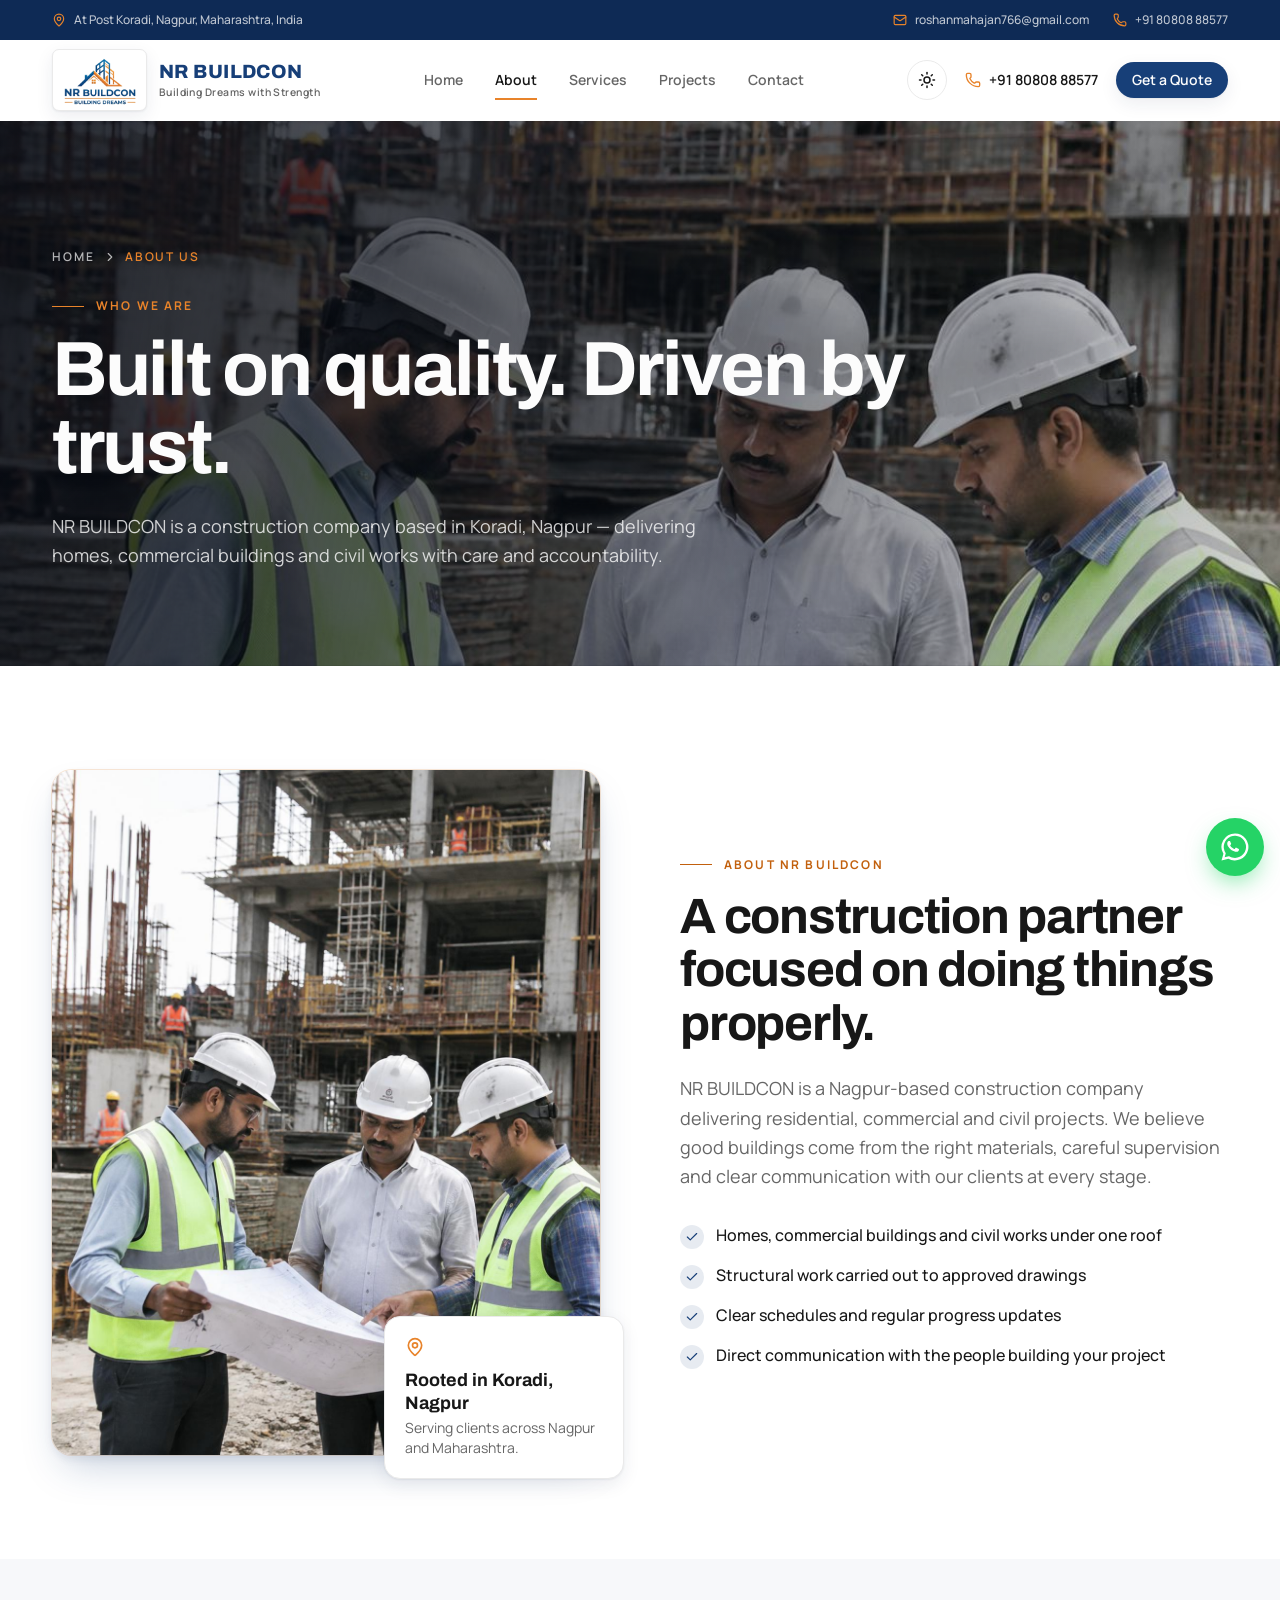
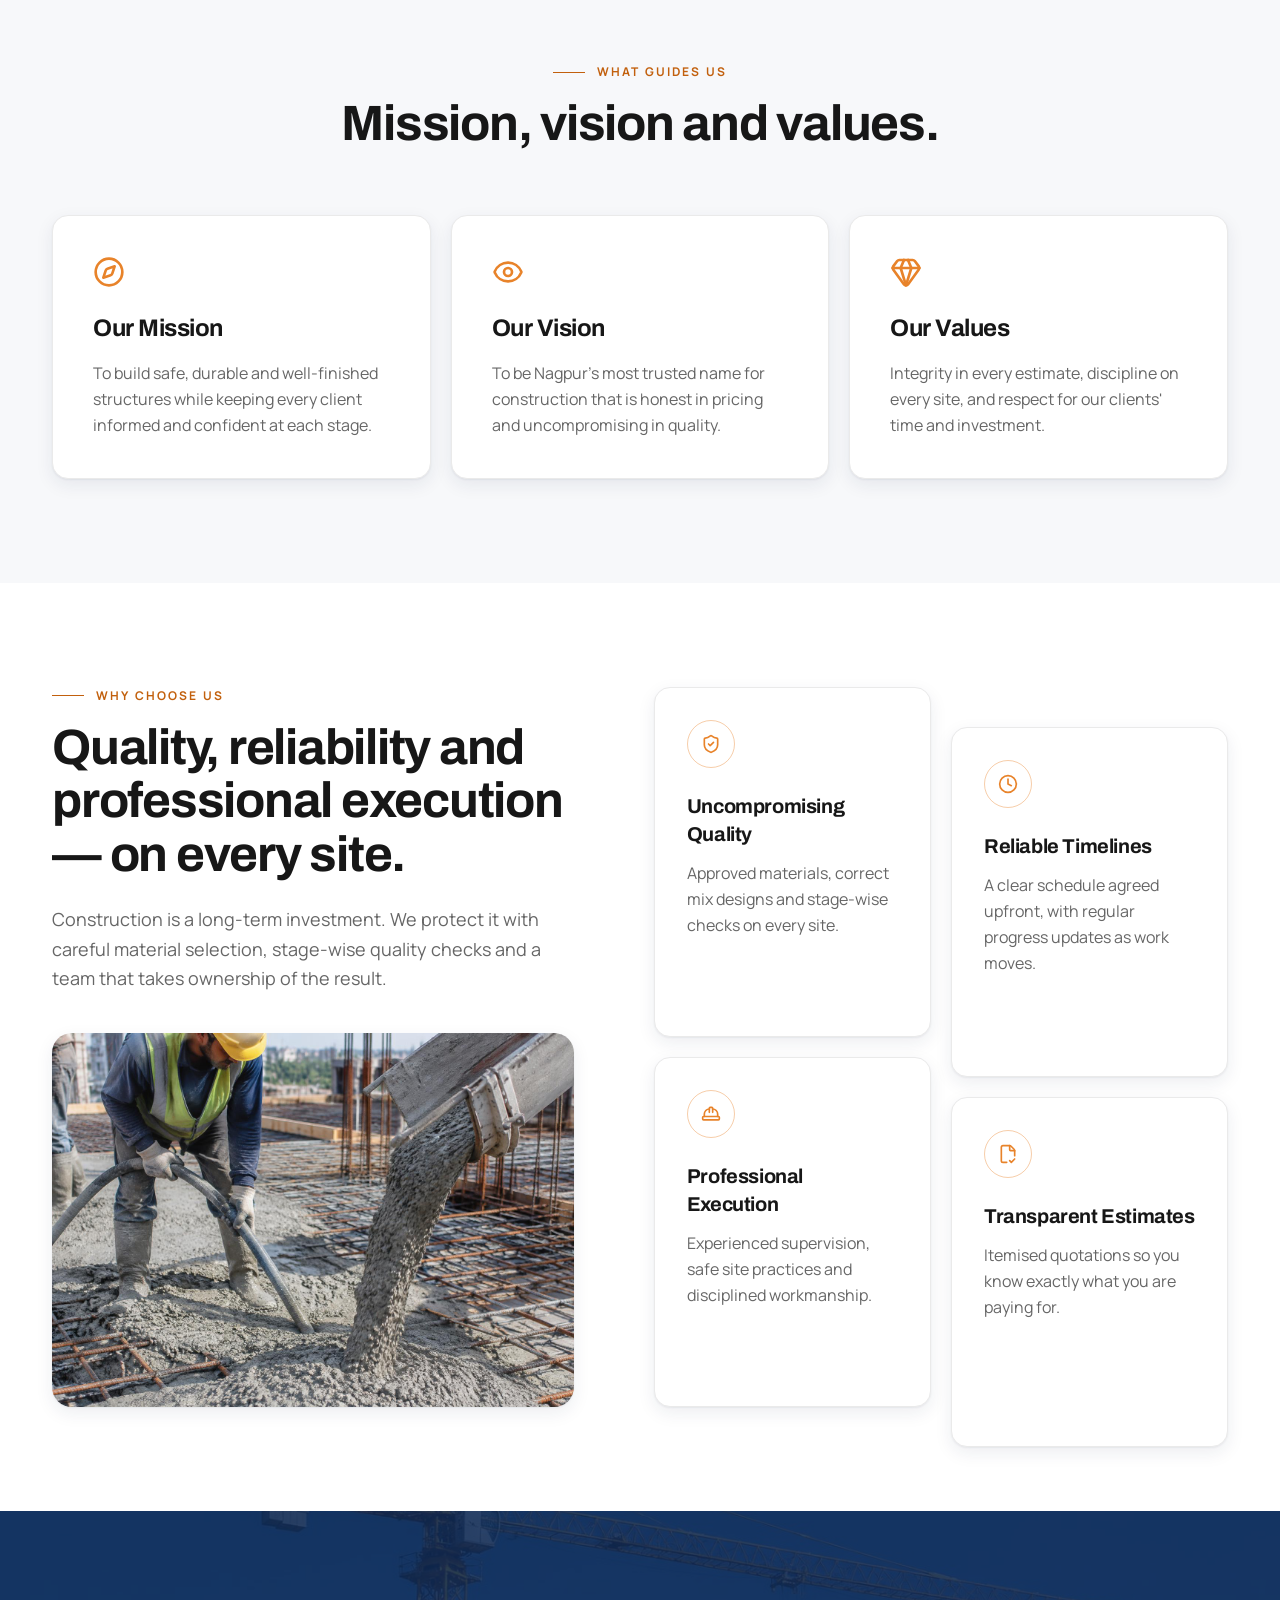
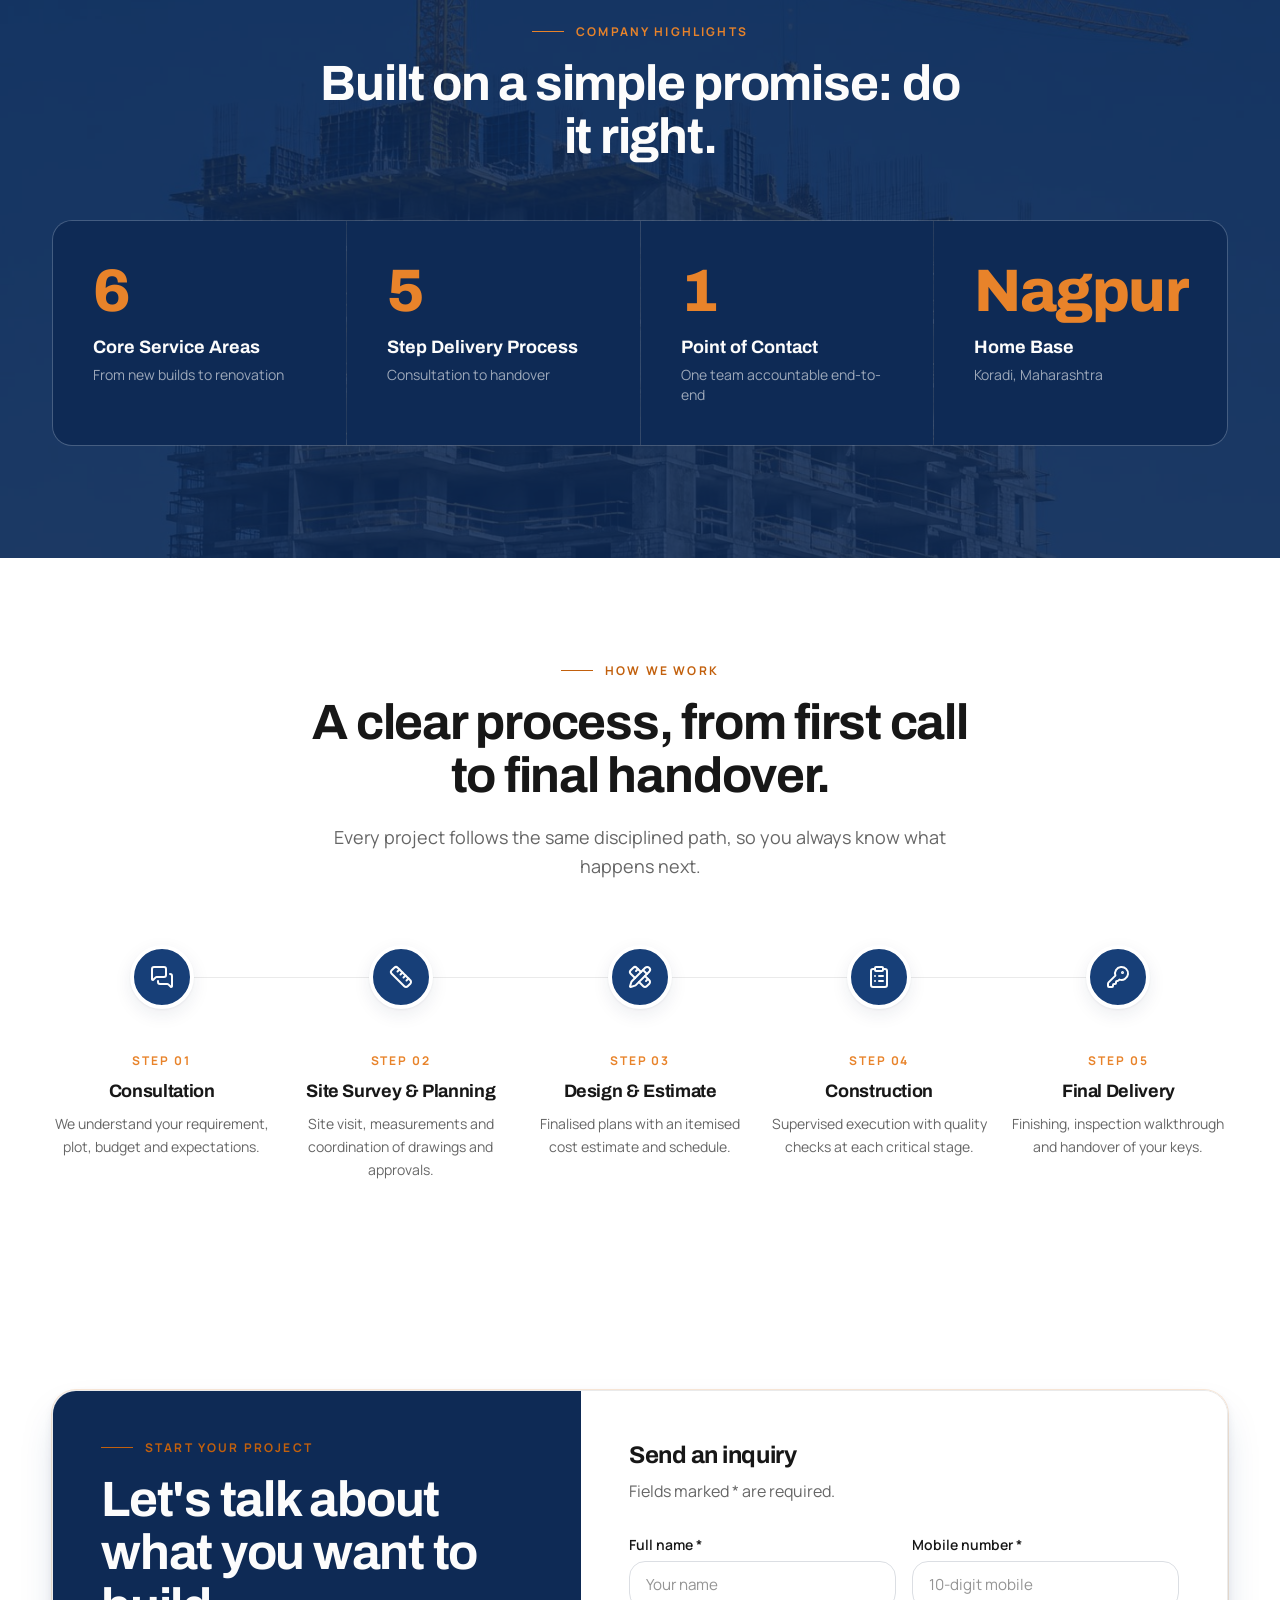
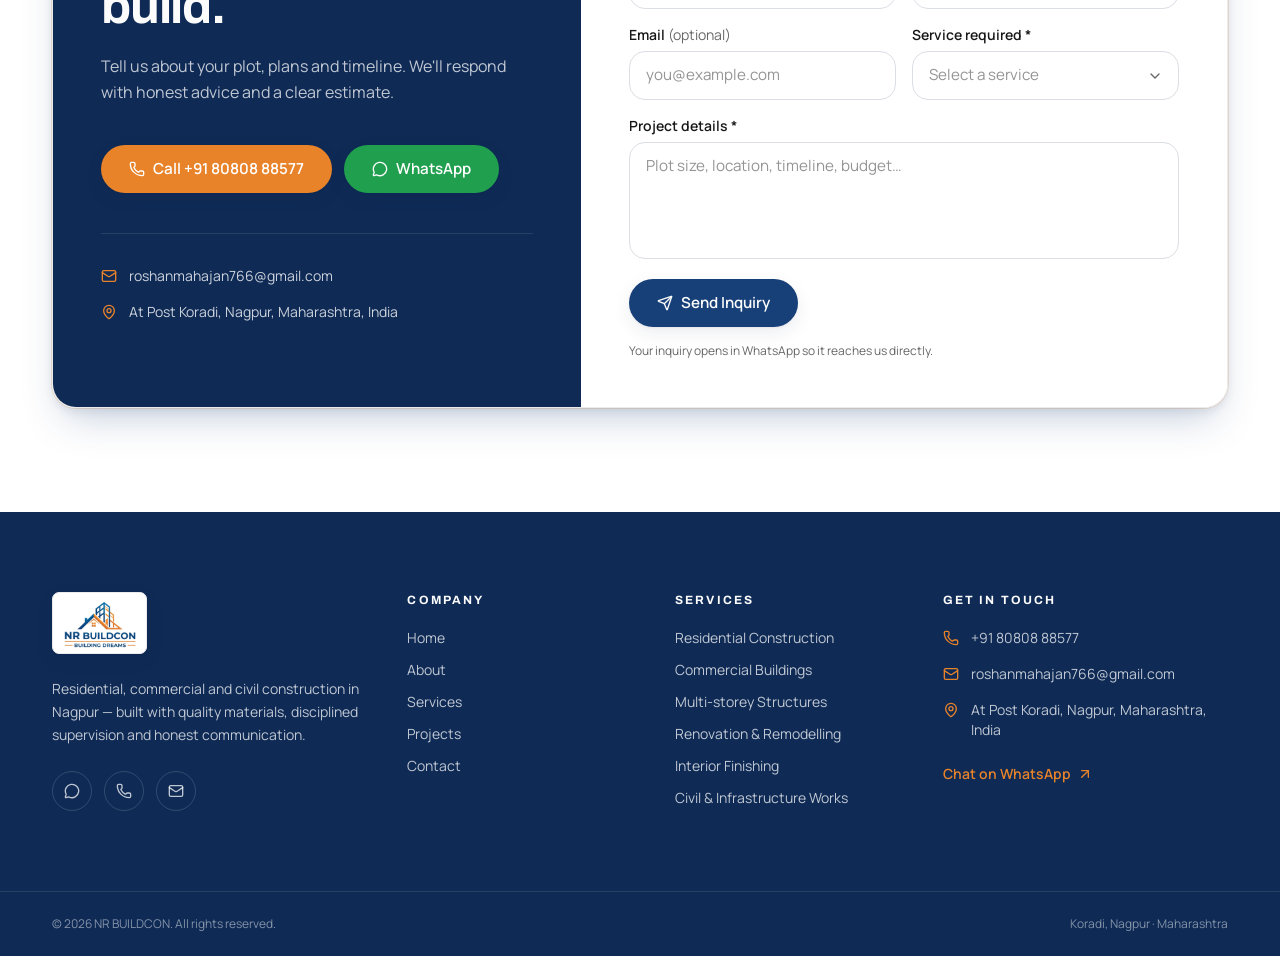
<file: about.html>
<html lang="en"><head><meta charset="utf-8"><meta name="viewport" content="width=device-width, initial-scale=1"><link rel="stylesheet" href="styles/styles-ByvR9YDj.css" data-precedence="default"><title>About Us — NR BUILDCON, Nagpur</title><meta name="author" content="NR BUILDCON"><meta name="theme-color" content="#173f78"><meta name="description" content="Learn about NR BUILDCON, a Koradi, Nagpur construction company focused on quality, reliability and professional execution."><meta property="og:title" content="About NR BUILDCON"><meta property="og:description" content="A Nagpur construction partner focused on doing things properly — from foundation to finish."><meta property="og:type" content="website"><meta name="twitter:card" content="summary_large_image"><link rel="icon" href="images/logo.png"><link rel="preconnect" href="https://fonts.googleapis.com"><link rel="preconnect" href="https://fonts.gstatic.com" crossorigin="anonymous">
<style>
	#lovable-badge {
		--badge-bg: #1b1b1b;
		--badge-text: #c5c1b9;
		--badge-text-hover: #dcdad5;
		--badge-radius: 6px;
		--badge-padding: 8px;
		--badge-gap: 6px;
		--badge-shadow: 
			0 0 0 1px rgba(0, 0, 0, 0.88),
			0 1px 0 0 rgba(0, 0, 0, 0.04),
			0 2px 2px -1px rgba(0, 0, 0, 0.08),
			0 4px 4px -2px rgba(0, 0, 0, 0.08),
			0 8px 8px -4px rgba(0, 0, 0, 0.08),
			0 16px 16px -8px rgba(0, 0, 0, 0.08);
		--badge-transition-duration: 0.2s;
		--badge-transition-easing: cubic-bezier(0.16, 1, 0.32, 1);
		--focus-color: #575ECF;
		--focus-offset: 2px;
		--focus-width: 2px;
		
		position: fixed;
		bottom: 12px;
		right: 12px;
		height: 24px;
		display: flex;
		align-items: center;
		z-index: 1000000;
		background-color: var(--badge-bg) !important;
		color: var(--badge-text) !important;
		border-radius: var(--badge-radius);
		box-shadow: var(--badge-shadow) !important;
		font-size: 12px;
		font-family: system-ui, -apple-system, BlinkMacSystemFont, 'Segoe UI', Roboto, sans-serif;
		font-weight: 400 !important;
		text-transform: none !important;
		font-feature-settings: normal !important;
		transform: translateZ(0);
		will-change: transform, opacity;
		transition: opacity var(--badge-transition-duration) var(--badge-transition-easing);
	}

	#lovable-badge.closing {
		opacity: 0;
		pointer-events: none;
	}

	#lovable-badge-cta {
		display: flex;
		align-items: baseline;
		gap: var(--badge-gap);
		box-sizing: border-box;
		padding: 4px var(--badge-padding) 0;
		height: 100%;
		color: inherit;
		text-decoration: none;
		white-space: nowrap;
		border-radius: var(--badge-radius) 0 0 var(--badge-radius);
		transition: 
			background-color var(--badge-transition-duration) ease,
			color var(--badge-transition-duration) ease,
			transform 0.1s ease;
	}

	#lovable-badge-cta:hover {
		background: rgba(255, 255, 255, 0.04);
		color: var(--badge-text-hover);
	}

	#lovable-badge-cta:active {
		transform: scale(0.98);
	}

	#lovable-badge-cta:focus {
		outline: none;
	}

	#lovable-badge-cta:focus-visible {
		outline: var(--focus-width) solid var(--focus-color);
		outline-offset: var(--focus-offset);
		z-index: 1;
	}

	#lovable-badge-text {
		line-height: 1;
	}

	/* The wordmark baseline sits at y=12 of the 16px logo; an empty 12px box
	   makes that the flex baseline so the text aligns to it on any system font. */
	#lovable-badge-logo {
		position: relative;
		display: block;
		width: 52px;
		height: 12px;
	}

	#lovable-badge-logo svg {
		position: absolute;
		top: 0;
		left: 0;
	}

	#lovable-badge-divider {
		width: 1px;
		height: 24px;
		background-color: rgba(255, 255, 255, 0.04);
		flex-shrink: 0;
	}

	#lovable-badge-close {
		width: 24px;
		height: 24px;
		min-width: 24px;
		min-height: 24px;
		cursor: pointer;
		background: none;
		border: none;
		padding: 0;
		display: flex;
		align-items: center;
		justify-content: center;
		border-radius: 0 var(--badge-radius) var(--badge-radius) 0;
		flex-shrink: 0;
		transition: 
			background-color var(--badge-transition-duration) ease,
			transform 0.1s ease;
	}

	#lovable-badge-close:hover {
		background: rgba(255, 255, 255, 0.04);
	}

	#lovable-badge-close:active {
		transform: scale(0.92);
	}

	#lovable-badge-close:focus {
		outline: none;
	}

	#lovable-badge-close:focus-visible {
		outline: var(--focus-width) solid var(--focus-color);
		outline-offset: calc(var(--focus-offset) * -1);
		z-index: 1;
	}

	#lovable-badge-close svg path {
		fill: var(--badge-text);
		transition: fill var(--badge-transition-duration) ease;
	}

	#lovable-badge-close:hover svg path {
		fill: var(--badge-text-hover);
	}

	@media (prefers-reduced-motion: reduce) {
		#lovable-badge,
		#lovable-badge-cta,
		#lovable-badge-close,
		#lovable-badge-close svg path {
			transition: none;
		}
		
		#lovable-badge-cta:active,
		#lovable-badge-close:active {
			transform: none;
		}
	}

	@media (prefers-contrast: high) {
		#lovable-badge {
			--badge-bg: #000;
			--badge-text: #fff;
			--badge-text-hover: #fff;
			border: 2px solid currentColor;
		}
		
		#lovable-badge-cta:focus-visible,
		#lovable-badge-close:focus-visible {
			outline-width: 3px;
		}
	}
</style>
<meta name="twitter:title" content="About NR BUILDCON"><meta name="twitter:description" content="A Nagpur construction partner focused on doing things properly — from foundation to finish."><meta property="og:image" content="images/logo.png"><meta name="twitter:image" content="images/logo.png"><script>document.documentElement.classList.add("js");try{if(localStorage.getItem("nrb-theme")==="dark")document.documentElement.classList.add("dark")}catch(e){}</script><link rel="stylesheet" href="styles/fonts.css"><link rel="stylesheet" href="styles/custom.css"></head><body data-page="about"><div class="flex min-h-screen flex-col"><div class="hidden bg-navy-deep text-on-image/75 lg:block"><div class="container-page flex h-10 items-center justify-between text-xs font-medium"><span class="inline-flex items-center gap-2"><svg xmlns="http://www.w3.org/2000/svg" width="24" height="24" viewBox="0 0 24 24" fill="none" stroke="currentColor" stroke-width="2" stroke-linecap="round" stroke-linejoin="round" class="lucide lucide-map-pin h-3.5 w-3.5 text-gold" aria-hidden="true"><path d="M20 10c0 4.993-5.539 10.193-7.399 11.799a1 1 0 0 1-1.202 0C9.539 20.193 4 14.993 4 10a8 8 0 0 1 16 0" /><circle cx="12" cy="10" r="3" /></svg>At Post Koradi, Nagpur, Maharashtra, India</span><div class="flex items-center gap-6"><a href="mailto:roshanmahajan766@gmail.com" class="inline-flex items-center gap-2 transition-colors hover:text-gold"><svg xmlns="http://www.w3.org/2000/svg" width="24" height="24" viewBox="0 0 24 24" fill="none" stroke="currentColor" stroke-width="2" stroke-linecap="round" stroke-linejoin="round" class="lucide lucide-mail h-3.5 w-3.5 text-gold" aria-hidden="true"><path d="m22 7-8.991 5.727a2 2 0 0 1-2.009 0L2 7" /><rect x="2" y="4" width="20" height="16" rx="2" /></svg>roshanmahajan766@gmail.com</a><a href="tel:8080888577" class="inline-flex items-center gap-2 transition-colors hover:text-gold"><svg xmlns="http://www.w3.org/2000/svg" width="24" height="24" viewBox="0 0 24 24" fill="none" stroke="currentColor" stroke-width="2" stroke-linecap="round" stroke-linejoin="round" class="lucide lucide-phone h-3.5 w-3.5 text-gold" aria-hidden="true"><path d="M13.832 16.568a1 1 0 0 0 1.213-.303l.355-.465A2 2 0 0 1 17 15h3a2 2 0 0 1 2 2v3a2 2 0 0 1-2 2A18 18 0 0 1 2 4a2 2 0 0 1 2-2h3a2 2 0 0 1 2 2v3a2 2 0 0 1-.8 1.6l-.468.351a1 1 0 0 0-.292 1.233 14 14 0 0 0 6.392 6.384" /></svg>+91 80808 88577</a></div></div></div><header class="sticky top-0 z-40 border-b transition-all duration-300 border-transparent bg-background"><div class="container-page flex h-[72px] items-center justify-between gap-4 md:h-20"><a aria-label="NR BUILDCON home" class="logo-img" href="index.html"><img src="images/logo.png" alt="NR BUILDCON logo" height="64"><span class="logo-wordmark"><strong>NR BUILDCON</strong><small>Building Dreams with Strength</small></span></a><nav aria-label="Primary" class="hidden items-center gap-1 md:flex"><a class="group relative px-3.5 py-2 text-sm font-semibold text-muted-foreground transition-colors hover:text-foreground data-[status=active]:text-foreground" href="index.html">Home<span class="absolute inset-x-3.5 -bottom-0.5 h-[2px] origin-left scale-x-0 bg-gold transition-transform duration-300 group-hover:scale-x-100 group-data-[status=active]:scale-x-100"></span></a><a class="group relative px-3.5 py-2 text-sm font-semibold text-muted-foreground transition-colors hover:text-foreground data-[status=active]:text-foreground active" href="about.html" data-status="active" aria-current="page">About<span class="absolute inset-x-3.5 -bottom-0.5 h-[2px] origin-left scale-x-0 bg-gold transition-transform duration-300 group-hover:scale-x-100 group-data-[status=active]:scale-x-100"></span></a><a class="group relative px-3.5 py-2 text-sm font-semibold text-muted-foreground transition-colors hover:text-foreground data-[status=active]:text-foreground" href="services.html">Services<span class="absolute inset-x-3.5 -bottom-0.5 h-[2px] origin-left scale-x-0 bg-gold transition-transform duration-300 group-hover:scale-x-100 group-data-[status=active]:scale-x-100"></span></a><a class="group relative px-3.5 py-2 text-sm font-semibold text-muted-foreground transition-colors hover:text-foreground data-[status=active]:text-foreground" href="projects.html">Projects<span class="absolute inset-x-3.5 -bottom-0.5 h-[2px] origin-left scale-x-0 bg-gold transition-transform duration-300 group-hover:scale-x-100 group-data-[status=active]:scale-x-100"></span></a><a class="group relative px-3.5 py-2 text-sm font-semibold text-muted-foreground transition-colors hover:text-foreground data-[status=active]:text-foreground" href="contact.html">Contact<span class="absolute inset-x-3.5 -bottom-0.5 h-[2px] origin-left scale-x-0 bg-gold transition-transform duration-300 group-hover:scale-x-100 group-data-[status=active]:scale-x-100"></span></a></nav><div class="flex items-center gap-2.5"><button type="button" aria-label="Toggle light and dark theme" class="relative h-10 w-10 items-center justify-center rounded-full border border-border bg-card text-foreground transition-all duration-300 hover:border-gold hover:text-gold active:scale-95 hidden md:inline-flex"><svg xmlns="http://www.w3.org/2000/svg" width="24" height="24" viewBox="0 0 24 24" fill="none" stroke="currentColor" stroke-width="2" stroke-linecap="round" stroke-linejoin="round" class="lucide lucide-sun h-[18px] w-[18px] rotate-0 scale-100 transition-transform duration-500 dark:-rotate-90 dark:scale-0" aria-hidden="true"><circle cx="12" cy="12" r="4" /><path d="M12 2v2" /><path d="M12 20v2" /><path d="m4.93 4.93 1.41 1.41" /><path d="m17.66 17.66 1.41 1.41" /><path d="M2 12h2" /><path d="M20 12h2" /><path d="m6.34 17.66-1.41 1.41" /><path d="m19.07 4.93-1.41 1.41" /></svg><svg xmlns="http://www.w3.org/2000/svg" width="24" height="24" viewBox="0 0 24 24" fill="none" stroke="currentColor" stroke-width="2" stroke-linecap="round" stroke-linejoin="round" class="lucide lucide-moon absolute h-[18px] w-[18px] rotate-90 scale-0 transition-transform duration-500 dark:rotate-0 dark:scale-100" aria-hidden="true"><path d="M20.985 12.486a9 9 0 1 1-9.473-9.472c.405-.022.617.46.402.803a6 6 0 0 0 8.268 8.268c.344-.215.825-.004.803.401" /></svg></button><a href="tel:8080888577" class="hidden items-center gap-2 px-2 text-sm font-semibold text-foreground transition-colors hover:text-gold xl:inline-flex"><svg xmlns="http://www.w3.org/2000/svg" width="24" height="24" viewBox="0 0 24 24" fill="none" stroke="currentColor" stroke-width="2" stroke-linecap="round" stroke-linejoin="round" class="lucide lucide-phone h-4 w-4 text-gold" aria-hidden="true"><path d="M13.832 16.568a1 1 0 0 0 1.213-.303l.355-.465A2 2 0 0 1 17 15h3a2 2 0 0 1 2 2v3a2 2 0 0 1-2 2A18 18 0 0 1 2 4a2 2 0 0 1 2-2h3a2 2 0 0 1 2 2v3a2 2 0 0 1-.8 1.6l-.468.351a1 1 0 0 0-.292 1.233 14 14 0 0 0 6.392 6.384" /></svg> <!-- -->+91 80808 88577</a><button class="items-center justify-center gap-2 whitespace-nowrap rounded-full text-sm font-semibold cursor-pointer transition-all duration-300 active:scale-[0.97] focus-visible:outline-none focus-visible:ring-1 focus-visible:ring-ring disabled:pointer-events-none disabled:opacity-50 disabled:cursor-not-allowed [&_svg]:pointer-events-none [&_svg]:size-4 [&_svg]:shrink-0 bg-primary text-primary-foreground shadow-card hover:bg-navy-deep hover:shadow-lift h-9 px-4 py-2 hidden md:inline-flex">Get a Quote</button><button class="inline-flex items-center justify-center gap-2 whitespace-nowrap rounded-full font-semibold cursor-pointer transition-all duration-300 active:scale-[0.97] focus-visible:outline-none focus-visible:ring-1 focus-visible:ring-ring disabled:pointer-events-none disabled:opacity-50 disabled:cursor-not-allowed [&_svg]:pointer-events-none [&_svg]:size-4 [&_svg]:shrink-0 bg-primary text-primary-foreground shadow-card hover:bg-navy-deep hover:shadow-lift h-9 px-4 text-xs md:hidden">Get Quote</button></div></div></header><main class="flex-1"><!--$--><section class="relative isolate overflow-hidden bg-overlay"><img src="images/about-site-i-8DlW3L.jpg" alt="" class="animate-slow-zoom absolute inset-0 -z-10 h-full w-full object-cover" width="1400" height="1000"><div class="hero-scrim absolute inset-0 -z-10"></div><div class="container-page pb-16 pt-20 md:pb-24 md:pt-32"><nav aria-label="Breadcrumb" class="animate-hero-rise flex items-center gap-2 text-xs font-semibold uppercase tracking-[0.16em] text-on-image/70"><a class="transition-colors hover:text-gold" href="index.html">Home</a><svg xmlns="http://www.w3.org/2000/svg" width="24" height="24" viewBox="0 0 24 24" fill="none" stroke="currentColor" stroke-width="2" stroke-linecap="round" stroke-linejoin="round" class="lucide lucide-chevron-right h-3.5 w-3.5" aria-hidden="true"><path d="m9 18 6-6-6-6" /></svg><span class="text-gold">About Us</span></nav><span class="eyebrow animate-hero-rise mt-8" style="animation-delay:80ms">Who We Are</span><h1 class="heading-xl animate-hero-rise mt-4 max-w-4xl text-on-image" style="animation-delay:160ms">Built on quality. Driven by trust.</h1><p class="animate-hero-rise mt-6 max-w-2xl text-base leading-relaxed text-on-image/80 md:text-lg" style="animation-delay:240ms">NR BUILDCON is a construction company based in Koradi, Nagpur — delivering homes, commercial buildings and civil works with care and accountability.</p></div></section><section class="section-y bg-background"><div class="container-page grid items-center gap-14 lg:grid-cols-2 lg:gap-20"><div class="reveal relative" style="--reveal-delay:0ms"><div class="img-zoom aspect-[4/5] overflow-hidden rounded-2xl shadow-lift sm:aspect-[5/5] lg:aspect-[4/5]"><img src="images/about-site-i-8DlW3L.jpg" alt="NR BUILDCON engineers reviewing drawings on site" loading="lazy" width="1200" height="1408" class="h-full w-full object-cover"></div><div class="card-base absolute -bottom-6 right-4 max-w-[15rem] p-5 sm:right-[-1.5rem]"><svg xmlns="http://www.w3.org/2000/svg" width="24" height="24" viewBox="0 0 24 24" fill="none" stroke="currentColor" stroke-width="2" stroke-linecap="round" stroke-linejoin="round" class="lucide lucide-map-pin h-5 w-5 text-gold" aria-hidden="true"><path d="M20 10c0 4.993-5.539 10.193-7.399 11.799a1 1 0 0 1-1.202 0C9.539 20.193 4 14.993 4 10a8 8 0 0 1 16 0" /><circle cx="12" cy="10" r="3" /></svg><p class="mt-3 font-display text-lg font-bold leading-tight text-foreground">Rooted in Koradi, Nagpur</p><p class="mt-1 text-sm text-muted-foreground">Serving clients across Nagpur and Maharashtra.</p></div><div class="absolute -left-3 -top-3 -z-10 h-28 w-28 rounded-2xl border-2 border-gold/40 sm:-left-5 sm:-top-5" aria-hidden="true"></div></div><div class="reveal" style="--reveal-delay:120ms"><span class="eyebrow">About NR BUILDCON</span><h2 class="heading-lg mt-4 text-foreground">A construction partner focused on doing things properly.</h2><p class="mt-6 text-base leading-relaxed text-muted-foreground md:text-lg">NR BUILDCON is a Nagpur-based construction company delivering residential, commercial and civil projects. We believe good buildings come from the right materials, careful supervision and clear communication with our clients at every stage.</p><ul class="mt-8 grid gap-3.5"><li class="flex items-start gap-3 text-foreground"><span class="mt-0.5 flex h-6 w-6 shrink-0 items-center justify-center rounded-full bg-primary/10 text-primary dark:bg-gold/15 dark:text-gold"><svg xmlns="http://www.w3.org/2000/svg" width="24" height="24" viewBox="0 0 24 24" fill="none" stroke="currentColor" stroke-width="2" stroke-linecap="round" stroke-linejoin="round" class="lucide lucide-check h-3.5 w-3.5" aria-hidden="true"><path d="M20 6 9 17l-5-5" /></svg></span><span class="font-medium">Homes, commercial buildings and civil works under one roof</span></li><li class="flex items-start gap-3 text-foreground"><span class="mt-0.5 flex h-6 w-6 shrink-0 items-center justify-center rounded-full bg-primary/10 text-primary dark:bg-gold/15 dark:text-gold"><svg xmlns="http://www.w3.org/2000/svg" width="24" height="24" viewBox="0 0 24 24" fill="none" stroke="currentColor" stroke-width="2" stroke-linecap="round" stroke-linejoin="round" class="lucide lucide-check h-3.5 w-3.5" aria-hidden="true"><path d="M20 6 9 17l-5-5" /></svg></span><span class="font-medium">Structural work carried out to approved drawings</span></li><li class="flex items-start gap-3 text-foreground"><span class="mt-0.5 flex h-6 w-6 shrink-0 items-center justify-center rounded-full bg-primary/10 text-primary dark:bg-gold/15 dark:text-gold"><svg xmlns="http://www.w3.org/2000/svg" width="24" height="24" viewBox="0 0 24 24" fill="none" stroke="currentColor" stroke-width="2" stroke-linecap="round" stroke-linejoin="round" class="lucide lucide-check h-3.5 w-3.5" aria-hidden="true"><path d="M20 6 9 17l-5-5" /></svg></span><span class="font-medium">Clear schedules and regular progress updates</span></li><li class="flex items-start gap-3 text-foreground"><span class="mt-0.5 flex h-6 w-6 shrink-0 items-center justify-center rounded-full bg-primary/10 text-primary dark:bg-gold/15 dark:text-gold"><svg xmlns="http://www.w3.org/2000/svg" width="24" height="24" viewBox="0 0 24 24" fill="none" stroke="currentColor" stroke-width="2" stroke-linecap="round" stroke-linejoin="round" class="lucide lucide-check h-3.5 w-3.5" aria-hidden="true"><path d="M20 6 9 17l-5-5" /></svg></span><span class="font-medium">Direct communication with the people building your project</span></li></ul></div></div></section><section class="section-y bg-surface"><div class="container-page"><div class="reveal mb-12 md:mb-16 mx-auto max-w-2xl text-center" style="--reveal-delay:0ms"><div><span class="eyebrow justify-center">What Guides Us</span><h2 class="heading-lg mt-4 text-foreground">Mission, vision and values.</h2></div></div><div class="grid gap-5 md:grid-cols-3"><div class="reveal" style="--reveal-delay:0ms"><div class="card-base h-full p-8 md:p-10"><svg xmlns="http://www.w3.org/2000/svg" width="24" height="24" viewBox="0 0 24 24" fill="none" stroke="currentColor" stroke-width="2" stroke-linecap="round" stroke-linejoin="round" class="lucide lucide-compass h-8 w-8 text-gold" aria-hidden="true"><circle cx="12" cy="12" r="10" /><path d="m16.24 7.76-1.804 5.411a2 2 0 0 1-1.265 1.265L7.76 16.24l1.804-5.411a2 2 0 0 1 1.265-1.265z" /></svg><h3 class="mt-6 font-display text-2xl font-bold text-foreground">Our Mission</h3><p class="mt-4 leading-relaxed text-muted-foreground">To build safe, durable and well-finished structures while keeping every client informed and confident at each stage.</p></div></div><div class="reveal" style="--reveal-delay:100ms"><div class="card-base h-full p-8 md:p-10"><svg xmlns="http://www.w3.org/2000/svg" width="24" height="24" viewBox="0 0 24 24" fill="none" stroke="currentColor" stroke-width="2" stroke-linecap="round" stroke-linejoin="round" class="lucide lucide-eye h-8 w-8 text-gold" aria-hidden="true"><path d="M2.062 12.348a1 1 0 0 1 0-.696 10.75 10.75 0 0 1 19.876 0 1 1 0 0 1 0 .696 10.75 10.75 0 0 1-19.876 0" /><circle cx="12" cy="12" r="3" /></svg><h3 class="mt-6 font-display text-2xl font-bold text-foreground">Our Vision</h3><p class="mt-4 leading-relaxed text-muted-foreground">To be Nagpur's most trusted name for construction that is honest in pricing and uncompromising in quality.</p></div></div><div class="reveal" style="--reveal-delay:200ms"><div class="card-base h-full p-8 md:p-10"><svg xmlns="http://www.w3.org/2000/svg" width="24" height="24" viewBox="0 0 24 24" fill="none" stroke="currentColor" stroke-width="2" stroke-linecap="round" stroke-linejoin="round" class="lucide lucide-gem h-8 w-8 text-gold" aria-hidden="true"><path d="M10.5 3 8 9l4 13 4-13-2.5-6" /><path d="M17 3a2 2 0 0 1 1.6.8l3 4a2 2 0 0 1 .013 2.382l-7.99 10.986a2 2 0 0 1-3.247 0l-7.99-10.986A2 2 0 0 1 2.4 7.8l2.998-3.997A2 2 0 0 1 7 3z" /><path d="M2 9h20" /></svg><h3 class="mt-6 font-display text-2xl font-bold text-foreground">Our Values</h3><p class="mt-4 leading-relaxed text-muted-foreground">Integrity in every estimate, discipline on every site, and respect for our clients' time and investment.</p></div></div></div></div></section><section class="section-y bg-background"><div class="container-page grid gap-14 lg:grid-cols-[1fr_1.1fr] lg:gap-20"><div class="reveal flex flex-col" style="--reveal-delay:0ms"><span class="eyebrow">Why Choose Us</span><h2 class="heading-lg mt-4 text-foreground">Quality, reliability and professional execution — on every site.</h2><p class="mt-6 text-base leading-relaxed text-muted-foreground md:text-lg">Construction is a long-term investment. We protect it with careful material selection, stage-wise quality checks and a team that takes ownership of the result.</p><div class="img-zoom mt-10 hidden flex-1 overflow-hidden rounded-2xl shadow-card lg:block"><img src="images/process-concrete-DuWQLD8g.jpg" alt="Concrete being poured over steel reinforcement" loading="lazy" width="1408" height="1008" class="h-full min-h-72 w-full object-cover"></div></div><div class="grid gap-5 sm:grid-cols-2"><div class="reveal" style="--reveal-delay:0ms"><div class="card-base h-full p-7 md:p-8"><span class="flex h-12 w-12 items-center justify-center rounded-full border border-gold/40 text-gold"><svg xmlns="http://www.w3.org/2000/svg" width="24" height="24" viewBox="0 0 24 24" fill="none" stroke="currentColor" stroke-width="2" stroke-linecap="round" stroke-linejoin="round" class="lucide lucide-shield-check h-5 w-5" aria-hidden="true"><path d="M20 13c0 5-3.5 7.5-7.66 8.95a1 1 0 0 1-.67-.01C7.5 20.5 4 18 4 13V6a1 1 0 0 1 1-1c2 0 4.5-1.2 6.24-2.72a1.17 1.17 0 0 1 1.52 0C14.51 3.81 17 5 19 5a1 1 0 0 1 1 1z" /><path d="m9 12 2 2 4-4" /></svg></span><h3 class="mt-6 font-display text-xl font-bold text-foreground">Uncompromising Quality</h3><p class="mt-3 leading-relaxed text-muted-foreground">Approved materials, correct mix designs and stage-wise checks on every site.</p></div></div><div class="reveal sm:translate-y-10" style="--reveal-delay:90ms"><div class="card-base h-full p-7 md:p-8"><span class="flex h-12 w-12 items-center justify-center rounded-full border border-gold/40 text-gold"><svg xmlns="http://www.w3.org/2000/svg" width="24" height="24" viewBox="0 0 24 24" fill="none" stroke="currentColor" stroke-width="2" stroke-linecap="round" stroke-linejoin="round" class="lucide lucide-clock h-5 w-5" aria-hidden="true"><circle cx="12" cy="12" r="10" /><path d="M12 6v6l4 2" /></svg></span><h3 class="mt-6 font-display text-xl font-bold text-foreground">Reliable Timelines</h3><p class="mt-3 leading-relaxed text-muted-foreground">A clear schedule agreed upfront, with regular progress updates as work moves.</p></div></div><div class="reveal" style="--reveal-delay:180ms"><div class="card-base h-full p-7 md:p-8"><span class="flex h-12 w-12 items-center justify-center rounded-full border border-gold/40 text-gold"><svg xmlns="http://www.w3.org/2000/svg" width="24" height="24" viewBox="0 0 24 24" fill="none" stroke="currentColor" stroke-width="2" stroke-linecap="round" stroke-linejoin="round" class="lucide lucide-hard-hat h-5 w-5" aria-hidden="true"><path d="M10 10V5a1 1 0 0 1 1-1h2a1 1 0 0 1 1 1v5" /><path d="M14 6a6 6 0 0 1 6 6v3" /><path d="M4 15v-3a6 6 0 0 1 6-6" /><rect x="2" y="15" width="20" height="4" rx="1" /></svg></span><h3 class="mt-6 font-display text-xl font-bold text-foreground">Professional Execution</h3><p class="mt-3 leading-relaxed text-muted-foreground">Experienced supervision, safe site practices and disciplined workmanship.</p></div></div><div class="reveal sm:translate-y-10" style="--reveal-delay:270ms"><div class="card-base h-full p-7 md:p-8"><span class="flex h-12 w-12 items-center justify-center rounded-full border border-gold/40 text-gold"><svg xmlns="http://www.w3.org/2000/svg" width="24" height="24" viewBox="0 0 24 24" fill="none" stroke="currentColor" stroke-width="2" stroke-linecap="round" stroke-linejoin="round" class="lucide lucide-file-check-corner h-5 w-5" aria-hidden="true"><path d="M10.5 22H6a2 2 0 0 1-2-2V4a2 2 0 0 1 2-2h8a2.4 2.4 0 0 1 1.706.706l3.588 3.588A2.4 2.4 0 0 1 20 8v6" /><path d="M14 2v5a1 1 0 0 0 1 1h5" /><path d="m14 20 2 2 4-4" /></svg></span><h3 class="mt-6 font-display text-xl font-bold text-foreground">Transparent Estimates</h3><p class="mt-3 leading-relaxed text-muted-foreground">Itemised quotations so you know exactly what you are paying for.</p></div></div></div></div></section><section class="relative isolate overflow-hidden bg-navy-deep py-20 md:py-28"><img src="images/project-apartment-Cws8MOHS.jpg" alt="" loading="lazy" width="1408" height="1008" class="absolute inset-0 -z-10 h-full w-full object-cover opacity-[0.12]"><div class="container-page"><div class="reveal mx-auto max-w-2xl text-center" style="--reveal-delay:0ms"><span class="eyebrow justify-center">Company Highlights</span><h2 class="heading-lg mt-4 text-on-image">Built on a simple promise: do it right.</h2></div><div class="mt-14 grid grid-cols-2 gap-px overflow-hidden rounded-2xl border border-on-image/10 bg-on-image/10 lg:grid-cols-4"><div class="reveal bg-navy-deep" style="--reveal-delay:0ms"><div class="flex h-full flex-col p-6 md:p-10"><span class="font-display text-4xl font-extrabold tracking-tight text-gold md:text-6xl">6</span><span class="mt-3 font-display text-base font-bold text-on-image md:text-lg">Core Service Areas</span><span class="mt-1 text-sm text-on-image/60">From new builds to renovation</span></div></div><div class="reveal bg-navy-deep" style="--reveal-delay:90ms"><div class="flex h-full flex-col p-6 md:p-10"><span class="font-display text-4xl font-extrabold tracking-tight text-gold md:text-6xl">5</span><span class="mt-3 font-display text-base font-bold text-on-image md:text-lg">Step Delivery Process</span><span class="mt-1 text-sm text-on-image/60">Consultation to handover</span></div></div><div class="reveal bg-navy-deep" style="--reveal-delay:180ms"><div class="flex h-full flex-col p-6 md:p-10"><span class="font-display text-4xl font-extrabold tracking-tight text-gold md:text-6xl">1</span><span class="mt-3 font-display text-base font-bold text-on-image md:text-lg">Point of Contact</span><span class="mt-1 text-sm text-on-image/60">One team accountable end-to-end</span></div></div><div class="reveal bg-navy-deep" style="--reveal-delay:270ms"><div class="flex h-full flex-col p-6 md:p-10"><span class="font-display text-4xl font-extrabold tracking-tight text-gold md:text-6xl">Nagpur</span><span class="mt-3 font-display text-base font-bold text-on-image md:text-lg">Home Base</span><span class="mt-1 text-sm text-on-image/60">Koradi, Maharashtra</span></div></div></div></div></section><section class="section-y bg-background"><div class="container-page"><div class="reveal mb-12 md:mb-16 mx-auto max-w-2xl text-center" style="--reveal-delay:0ms"><div><span class="eyebrow justify-center">How We Work</span><h2 class="heading-lg mt-4 text-foreground">A clear process, from first call to final handover.</h2><p class="mt-5 text-base leading-relaxed text-muted-foreground md:text-lg">Every project follows the same disciplined path, so you always know what happens next.</p></div></div><ol class="relative grid gap-6 md:grid-cols-5 md:gap-5"><span aria-hidden="true" class="absolute left-[1.6rem] top-4 bottom-4 w-px bg-border md:left-[10%] md:right-[10%] md:top-8 md:bottom-auto md:h-px md:w-auto"></span><div class="reveal" style="--reveal-delay:0ms"><li class="relative flex gap-5 md:flex-col md:items-center md:text-center"><span class="relative z-10 flex h-[3.25rem] w-[3.25rem] shrink-0 items-center justify-center rounded-full border-4 border-background bg-primary text-primary-foreground shadow-card md:h-16 md:w-16"><svg xmlns="http://www.w3.org/2000/svg" width="24" height="24" viewBox="0 0 24 24" fill="none" stroke="currentColor" stroke-width="2" stroke-linecap="round" stroke-linejoin="round" class="lucide lucide-messages-square h-5 w-5 md:h-6 md:w-6" aria-hidden="true"><path d="M16 10a2 2 0 0 1-2 2H6.828a2 2 0 0 0-1.414.586l-2.202 2.202A.71.71 0 0 1 2 14.286V4a2 2 0 0 1 2-2h10a2 2 0 0 1 2 2z" /><path d="M20 9a2 2 0 0 1 2 2v10.286a.71.71 0 0 1-1.212.502l-2.202-2.202A2 2 0 0 0 17.172 19H10a2 2 0 0 1-2-2v-1" /></svg></span><div class="pt-1 md:pt-6"><span class="text-xs font-bold uppercase tracking-[0.16em] text-gold">Step <!-- -->01</span><h3 class="mt-2 font-display text-lg font-bold text-foreground">Consultation</h3><p class="mt-2 text-sm leading-relaxed text-muted-foreground">We understand your requirement, plot, budget and expectations.</p></div></li></div><div class="reveal" style="--reveal-delay:110ms"><li class="relative flex gap-5 md:flex-col md:items-center md:text-center"><span class="relative z-10 flex h-[3.25rem] w-[3.25rem] shrink-0 items-center justify-center rounded-full border-4 border-background bg-primary text-primary-foreground shadow-card md:h-16 md:w-16"><svg xmlns="http://www.w3.org/2000/svg" width="24" height="24" viewBox="0 0 24 24" fill="none" stroke="currentColor" stroke-width="2" stroke-linecap="round" stroke-linejoin="round" class="lucide lucide-ruler h-5 w-5 md:h-6 md:w-6" aria-hidden="true"><path d="M21.3 15.3a2.4 2.4 0 0 1 0 3.4l-2.6 2.6a2.4 2.4 0 0 1-3.4 0L2.7 8.7a2.41 2.41 0 0 1 0-3.4l2.6-2.6a2.41 2.41 0 0 1 3.4 0Z" /><path d="m14.5 12.5 2-2" /><path d="m11.5 9.5 2-2" /><path d="m8.5 6.5 2-2" /><path d="m17.5 15.5 2-2" /></svg></span><div class="pt-1 md:pt-6"><span class="text-xs font-bold uppercase tracking-[0.16em] text-gold">Step <!-- -->02</span><h3 class="mt-2 font-display text-lg font-bold text-foreground">Site Survey &amp; Planning</h3><p class="mt-2 text-sm leading-relaxed text-muted-foreground">Site visit, measurements and coordination of drawings and approvals.</p></div></li></div><div class="reveal" style="--reveal-delay:220ms"><li class="relative flex gap-5 md:flex-col md:items-center md:text-center"><span class="relative z-10 flex h-[3.25rem] w-[3.25rem] shrink-0 items-center justify-center rounded-full border-4 border-background bg-primary text-primary-foreground shadow-card md:h-16 md:w-16"><svg xmlns="http://www.w3.org/2000/svg" width="24" height="24" viewBox="0 0 24 24" fill="none" stroke="currentColor" stroke-width="2" stroke-linecap="round" stroke-linejoin="round" class="lucide lucide-pencil-ruler h-5 w-5 md:h-6 md:w-6" aria-hidden="true"><path d="M13 7 8.7 2.7a2.41 2.41 0 0 0-3.4 0L2.7 5.3a2.41 2.41 0 0 0 0 3.4L7 13" /><path d="m8 6 2-2" /><path d="m18 16 2-2" /><path d="m17 11 4.3 4.3c.94.94.94 2.46 0 3.4l-2.6 2.6c-.94.94-2.46.94-3.4 0L11 17" /><path d="M21.174 6.812a1 1 0 0 0-3.986-3.987L3.842 16.174a2 2 0 0 0-.5.83l-1.321 4.352a.5.5 0 0 0 .623.622l4.353-1.32a2 2 0 0 0 .83-.497z" /><path d="m15 5 4 4" /></svg></span><div class="pt-1 md:pt-6"><span class="text-xs font-bold uppercase tracking-[0.16em] text-gold">Step <!-- -->03</span><h3 class="mt-2 font-display text-lg font-bold text-foreground">Design &amp; Estimate</h3><p class="mt-2 text-sm leading-relaxed text-muted-foreground">Finalised plans with an itemised cost estimate and schedule.</p></div></li></div><div class="reveal" style="--reveal-delay:330ms"><li class="relative flex gap-5 md:flex-col md:items-center md:text-center"><span class="relative z-10 flex h-[3.25rem] w-[3.25rem] shrink-0 items-center justify-center rounded-full border-4 border-background bg-primary text-primary-foreground shadow-card md:h-16 md:w-16"><svg xmlns="http://www.w3.org/2000/svg" width="24" height="24" viewBox="0 0 24 24" fill="none" stroke="currentColor" stroke-width="2" stroke-linecap="round" stroke-linejoin="round" class="lucide lucide-clipboard-list h-5 w-5 md:h-6 md:w-6" aria-hidden="true"><rect width="8" height="4" x="8" y="2" rx="1" ry="1" /><path d="M16 4h2a2 2 0 0 1 2 2v14a2 2 0 0 1-2 2H6a2 2 0 0 1-2-2V6a2 2 0 0 1 2-2h2" /><path d="M12 11h4" /><path d="M12 16h4" /><path d="M8 11h.01" /><path d="M8 16h.01" /></svg></span><div class="pt-1 md:pt-6"><span class="text-xs font-bold uppercase tracking-[0.16em] text-gold">Step <!-- -->04</span><h3 class="mt-2 font-display text-lg font-bold text-foreground">Construction</h3><p class="mt-2 text-sm leading-relaxed text-muted-foreground">Supervised execution with quality checks at each critical stage.</p></div></li></div><div class="reveal" style="--reveal-delay:440ms"><li class="relative flex gap-5 md:flex-col md:items-center md:text-center"><span class="relative z-10 flex h-[3.25rem] w-[3.25rem] shrink-0 items-center justify-center rounded-full border-4 border-background bg-primary text-primary-foreground shadow-card md:h-16 md:w-16"><svg xmlns="http://www.w3.org/2000/svg" width="24" height="24" viewBox="0 0 24 24" fill="none" stroke="currentColor" stroke-width="2" stroke-linecap="round" stroke-linejoin="round" class="lucide lucide-key-round h-5 w-5 md:h-6 md:w-6" aria-hidden="true"><path d="M2.586 17.414A2 2 0 0 0 2 18.828V21a1 1 0 0 0 1 1h3a1 1 0 0 0 1-1v-1a1 1 0 0 1 1-1h1a1 1 0 0 0 1-1v-1a1 1 0 0 1 1-1h.172a2 2 0 0 0 1.414-.586l.814-.814a6.5 6.5 0 1 0-4-4z" /><circle cx="16.5" cy="7.5" r=".5" fill="currentColor" /></svg></span><div class="pt-1 md:pt-6"><span class="text-xs font-bold uppercase tracking-[0.16em] text-gold">Step <!-- -->05</span><h3 class="mt-2 font-display text-lg font-bold text-foreground">Final Delivery</h3><p class="mt-2 text-sm leading-relaxed text-muted-foreground">Finishing, inspection walkthrough and handover of your keys.</p></div></li></div></ol></div></section><section class="section-y bg-background"><div class="container-page"><div class="grid overflow-hidden rounded-3xl border border-border shadow-lift lg:grid-cols-[0.9fr_1.1fr]"><div class="reveal relative isolate bg-navy-deep p-8 text-on-image md:p-12" style="--reveal-delay:0ms"><span class="eyebrow">Start Your Project</span><h2 class="heading-lg mt-4 text-on-image">Let's talk about what you want to build.</h2><p class="mt-5 leading-relaxed text-on-image/75">Tell us about your plot, plans and timeline. We'll respond with honest advice and a clear estimate.</p><div class="mt-10 flex flex-col gap-3 sm:flex-row lg:flex-col xl:flex-row"><a href="tel:8080888577" class="inline-flex items-center justify-center gap-2 whitespace-nowrap rounded-full font-semibold cursor-pointer transition-all duration-300 active:scale-[0.97] focus-visible:outline-none focus-visible:ring-1 focus-visible:ring-ring disabled:pointer-events-none disabled:opacity-50 disabled:cursor-not-allowed [&_svg]:pointer-events-none [&_svg]:size-4 [&_svg]:shrink-0 bg-gold text-gold-foreground shadow-card hover:brightness-105 hover:shadow-lift h-12 px-7 text-[0.95rem]"><svg xmlns="http://www.w3.org/2000/svg" width="24" height="24" viewBox="0 0 24 24" fill="none" stroke="currentColor" stroke-width="2" stroke-linecap="round" stroke-linejoin="round" class="lucide lucide-phone" aria-hidden="true"><path d="M13.832 16.568a1 1 0 0 0 1.213-.303l.355-.465A2 2 0 0 1 17 15h3a2 2 0 0 1 2 2v3a2 2 0 0 1-2 2A18 18 0 0 1 2 4a2 2 0 0 1 2-2h3a2 2 0 0 1 2 2v3a2 2 0 0 1-.8 1.6l-.468.351a1 1 0 0 0-.292 1.233 14 14 0 0 0 6.392 6.384" /></svg> Call <!-- -->+91 80808 88577</a><a href="https://wa.me/918080888577" target="_blank" rel="noopener noreferrer" class="inline-flex items-center justify-center gap-2 whitespace-nowrap rounded-full font-semibold cursor-pointer transition-all duration-300 active:scale-[0.97] focus-visible:outline-none focus-visible:ring-1 focus-visible:ring-ring disabled:pointer-events-none disabled:opacity-50 disabled:cursor-not-allowed [&_svg]:pointer-events-none [&_svg]:size-4 [&_svg]:shrink-0 bg-whatsapp text-on-image shadow-card hover:brightness-110 h-12 px-7 text-[0.95rem]"><svg xmlns="http://www.w3.org/2000/svg" width="24" height="24" viewBox="0 0 24 24" fill="none" stroke="currentColor" stroke-width="2" stroke-linecap="round" stroke-linejoin="round" class="lucide lucide-message-circle" aria-hidden="true"><path d="M2.992 16.342a2 2 0 0 1 .094 1.167l-1.065 3.29a1 1 0 0 0 1.236 1.168l3.413-.998a2 2 0 0 1 1.099.092 10 10 0 1 0-4.777-4.719" /></svg> WhatsApp</a></div><ul class="mt-10 space-y-4 border-t border-on-image/10 pt-8 text-sm text-on-image/80"><li class="flex items-start gap-3"><svg xmlns="http://www.w3.org/2000/svg" width="24" height="24" viewBox="0 0 24 24" fill="none" stroke="currentColor" stroke-width="2" stroke-linecap="round" stroke-linejoin="round" class="lucide lucide-mail mt-0.5 h-4 w-4 shrink-0 text-gold" aria-hidden="true"><path d="m22 7-8.991 5.727a2 2 0 0 1-2.009 0L2 7" /><rect x="2" y="4" width="20" height="16" rx="2" /></svg><a href="mailto:roshanmahajan766@gmail.com" class="break-all hover:text-gold">roshanmahajan766@gmail.com</a></li><li class="flex items-start gap-3"><svg xmlns="http://www.w3.org/2000/svg" width="24" height="24" viewBox="0 0 24 24" fill="none" stroke="currentColor" stroke-width="2" stroke-linecap="round" stroke-linejoin="round" class="lucide lucide-map-pin mt-0.5 h-4 w-4 shrink-0 text-gold" aria-hidden="true"><path d="M20 10c0 4.993-5.539 10.193-7.399 11.799a1 1 0 0 1-1.202 0C9.539 20.193 4 14.993 4 10a8 8 0 0 1 16 0" /><circle cx="12" cy="10" r="3" /></svg>At Post Koradi, Nagpur, Maharashtra, India</li></ul></div><div class="reveal bg-card p-8 md:p-12" style="--reveal-delay:120ms"><h3 class="font-display text-2xl font-bold text-foreground">Send an inquiry</h3><p class="mt-2 mb-8 text-muted-foreground">Fields marked * are required.</p><form novalidate class="grid gap-4"><div class="grid gap-4 sm:grid-cols-2"><div><label for="inq-name" class="mb-1.5 block text-sm font-semibold text-foreground">Full name *</label><input id="inq-name" autocomplete="name" class="w-full rounded-xl border border-input bg-background px-4 py-3 text-[0.95rem] text-foreground placeholder:text-muted-foreground/70 transition-colors focus:border-primary focus:outline-none focus:ring-4 focus:ring-ring/20" placeholder="Your name" maxlength="80" aria-invalid="false" value=""></div><div><label for="inq-phone" class="mb-1.5 block text-sm font-semibold text-foreground">Mobile number *</label><input id="inq-phone" type="tel" inputmode="tel" autocomplete="tel" class="w-full rounded-xl border border-input bg-background px-4 py-3 text-[0.95rem] text-foreground placeholder:text-muted-foreground/70 transition-colors focus:border-primary focus:outline-none focus:ring-4 focus:ring-ring/20" placeholder="10-digit mobile" maxlength="16" aria-invalid="false" value=""></div></div><div class="grid gap-4 sm:grid-cols-2"><div><label for="inq-email" class="mb-1.5 block text-sm font-semibold text-foreground">Email <span class="font-normal text-muted-foreground">(optional)</span></label><input id="inq-email" type="email" autocomplete="email" class="w-full rounded-xl border border-input bg-background px-4 py-3 text-[0.95rem] text-foreground placeholder:text-muted-foreground/70 transition-colors focus:border-primary focus:outline-none focus:ring-4 focus:ring-ring/20" placeholder="you@example.com" maxlength="255" aria-invalid="false" value=""></div><div><label for="inq-service" class="mb-1.5 block text-sm font-semibold text-foreground">Service required *</label><div class="relative"><select id="inq-service" class="w-full rounded-xl border border-input bg-background px-4 py-3 text-[0.95rem] placeholder:text-muted-foreground/70 transition-colors focus:border-primary focus:outline-none focus:ring-4 focus:ring-ring/20 appearance-none pr-10 text-muted-foreground/70" aria-invalid="false"><option value="" selected>Select a service</option><option value="Residential Construction">Residential Construction</option><option value="Commercial Buildings">Commercial Buildings</option><option value="Multi-storey Structures">Multi-storey Structures</option><option value="Renovation & Remodelling">Renovation &amp; Remodelling</option><option value="Interior Finishing">Interior Finishing</option><option value="Civil & Infrastructure Works">Civil &amp; Infrastructure Works</option><option value="Other / Not sure yet">Other / Not sure yet</option></select><svg xmlns="http://www.w3.org/2000/svg" width="24" height="24" viewBox="0 0 24 24" fill="none" stroke="currentColor" stroke-width="2" stroke-linecap="round" stroke-linejoin="round" class="lucide lucide-chevron-down pointer-events-none absolute right-4 top-1/2 h-4 w-4 -translate-y-1/2 text-muted-foreground" aria-hidden="true"><path d="m6 9 6 6 6-6" /></svg></div></div></div><div><label for="inq-message" class="mb-1.5 block text-sm font-semibold text-foreground">Project details *</label><textarea id="inq-message" rows="4" class="w-full rounded-xl border border-input bg-background px-4 py-3 text-[0.95rem] text-foreground placeholder:text-muted-foreground/70 transition-colors focus:border-primary focus:outline-none focus:ring-4 focus:ring-ring/20 resize-none" placeholder="Plot size, location, timeline, budget…" maxlength="1000" aria-invalid="false"></textarea></div><button class="inline-flex items-center justify-center gap-2 whitespace-nowrap rounded-full font-semibold cursor-pointer transition-all duration-300 active:scale-[0.97] focus-visible:outline-none focus-visible:ring-1 focus-visible:ring-ring disabled:pointer-events-none disabled:opacity-50 disabled:cursor-not-allowed [&_svg]:pointer-events-none [&_svg]:size-4 [&_svg]:shrink-0 bg-primary text-primary-foreground shadow-card hover:bg-navy-deep hover:shadow-lift h-12 px-7 text-[0.95rem] mt-1 w-full sm:w-auto sm:justify-self-start" type="submit"><svg xmlns="http://www.w3.org/2000/svg" width="24" height="24" viewBox="0 0 24 24" fill="none" stroke="currentColor" stroke-width="2" stroke-linecap="round" stroke-linejoin="round" class="lucide lucide-send" aria-hidden="true"><path d="M14.536 21.686a.5.5 0 0 0 .937-.024l6.5-19a.496.496 0 0 0-.635-.635l-19 6.5a.5.5 0 0 0-.024.937l7.93 3.18a2 2 0 0 1 1.112 1.11z" /><path d="m21.854 2.147-10.94 10.939" /></svg> Send Inquiry</button><p class="text-xs text-muted-foreground">Your inquiry opens in WhatsApp so it reaches us directly.</p></form></div></div></div></section><!--/$--></main><div class="pb-mobile-nav bg-navy-deep"><footer class="bg-navy-deep text-on-image/75"><div class="container-page grid gap-12 py-16 md:grid-cols-2 md:py-20 lg:grid-cols-[1.4fr_1fr_1fr_1.3fr]"><div><a aria-label="NR BUILDCON home" class="logo-img" href="index.html"><img src="images/logo.png" alt="NR BUILDCON - Building Dreams" height="46"></a><p class="mt-6 max-w-sm text-sm leading-relaxed">Residential, commercial and civil construction in Nagpur — built with quality materials, disciplined supervision and honest communication.</p><div class="mt-6 flex gap-3"><a href="https://wa.me/918080888577" target="_blank" rel="noopener noreferrer" aria-label="WhatsApp" class="flex h-10 w-10 items-center justify-center rounded-full border border-on-image/15 transition-colors hover:border-gold hover:text-gold"><svg xmlns="http://www.w3.org/2000/svg" width="24" height="24" viewBox="0 0 24 24" fill="none" stroke="currentColor" stroke-width="2" stroke-linecap="round" stroke-linejoin="round" class="lucide lucide-message-circle h-4 w-4" aria-hidden="true"><path d="M2.992 16.342a2 2 0 0 1 .094 1.167l-1.065 3.29a1 1 0 0 0 1.236 1.168l3.413-.998a2 2 0 0 1 1.099.092 10 10 0 1 0-4.777-4.719" /></svg></a><a href="tel:8080888577" aria-label="Call" class="flex h-10 w-10 items-center justify-center rounded-full border border-on-image/15 transition-colors hover:border-gold hover:text-gold"><svg xmlns="http://www.w3.org/2000/svg" width="24" height="24" viewBox="0 0 24 24" fill="none" stroke="currentColor" stroke-width="2" stroke-linecap="round" stroke-linejoin="round" class="lucide lucide-phone h-4 w-4" aria-hidden="true"><path d="M13.832 16.568a1 1 0 0 0 1.213-.303l.355-.465A2 2 0 0 1 17 15h3a2 2 0 0 1 2 2v3a2 2 0 0 1-2 2A18 18 0 0 1 2 4a2 2 0 0 1 2-2h3a2 2 0 0 1 2 2v3a2 2 0 0 1-.8 1.6l-.468.351a1 1 0 0 0-.292 1.233 14 14 0 0 0 6.392 6.384" /></svg></a><a href="mailto:roshanmahajan766@gmail.com" aria-label="Email" class="flex h-10 w-10 items-center justify-center rounded-full border border-on-image/15 transition-colors hover:border-gold hover:text-gold"><svg xmlns="http://www.w3.org/2000/svg" width="24" height="24" viewBox="0 0 24 24" fill="none" stroke="currentColor" stroke-width="2" stroke-linecap="round" stroke-linejoin="round" class="lucide lucide-mail h-4 w-4" aria-hidden="true"><path d="m22 7-8.991 5.727a2 2 0 0 1-2.009 0L2 7" /><rect x="2" y="4" width="20" height="16" rx="2" /></svg></a></div></div><div><h3 class="text-xs font-bold uppercase tracking-[0.18em] text-on-image">Company</h3><ul class="mt-5 space-y-3 text-sm"><li><a class="transition-colors hover:text-gold" href="index.html">Home</a></li><li><a class="transition-colors hover:text-gold active" href="about.html" data-status="active" aria-current="page">About</a></li><li><a class="transition-colors hover:text-gold" href="services.html">Services</a></li><li><a class="transition-colors hover:text-gold" href="projects.html">Projects</a></li><li><a class="transition-colors hover:text-gold" href="contact.html">Contact</a></li></ul></div><div><h3 class="text-xs font-bold uppercase tracking-[0.18em] text-on-image">Services</h3><ul class="mt-5 space-y-3 text-sm"><li><a class="transition-colors hover:text-gold" href="services.html">Residential Construction</a></li><li><a class="transition-colors hover:text-gold" href="services.html">Commercial Buildings</a></li><li><a class="transition-colors hover:text-gold" href="services.html">Multi-storey Structures</a></li><li><a class="transition-colors hover:text-gold" href="services.html">Renovation &amp; Remodelling</a></li><li><a class="transition-colors hover:text-gold" href="services.html">Interior Finishing</a></li><li><a class="transition-colors hover:text-gold" href="services.html">Civil &amp; Infrastructure Works</a></li></ul></div><div><h3 class="text-xs font-bold uppercase tracking-[0.18em] text-on-image">Get in touch</h3><ul class="mt-5 space-y-4 text-sm"><li><a href="tel:8080888577" class="flex items-start gap-3 transition-colors hover:text-gold"><svg xmlns="http://www.w3.org/2000/svg" width="24" height="24" viewBox="0 0 24 24" fill="none" stroke="currentColor" stroke-width="2" stroke-linecap="round" stroke-linejoin="round" class="lucide lucide-phone mt-0.5 h-4 w-4 shrink-0 text-gold" aria-hidden="true"><path d="M13.832 16.568a1 1 0 0 0 1.213-.303l.355-.465A2 2 0 0 1 17 15h3a2 2 0 0 1 2 2v3a2 2 0 0 1-2 2A18 18 0 0 1 2 4a2 2 0 0 1 2-2h3a2 2 0 0 1 2 2v3a2 2 0 0 1-.8 1.6l-.468.351a1 1 0 0 0-.292 1.233 14 14 0 0 0 6.392 6.384" /></svg>+91 80808 88577</a></li><li><a href="mailto:roshanmahajan766@gmail.com" class="flex items-start gap-3 break-all transition-colors hover:text-gold"><svg xmlns="http://www.w3.org/2000/svg" width="24" height="24" viewBox="0 0 24 24" fill="none" stroke="currentColor" stroke-width="2" stroke-linecap="round" stroke-linejoin="round" class="lucide lucide-mail mt-0.5 h-4 w-4 shrink-0 text-gold" aria-hidden="true"><path d="m22 7-8.991 5.727a2 2 0 0 1-2.009 0L2 7" /><rect x="2" y="4" width="20" height="16" rx="2" /></svg>roshanmahajan766@gmail.com</a></li><li class="flex items-start gap-3"><svg xmlns="http://www.w3.org/2000/svg" width="24" height="24" viewBox="0 0 24 24" fill="none" stroke="currentColor" stroke-width="2" stroke-linecap="round" stroke-linejoin="round" class="lucide lucide-map-pin mt-0.5 h-4 w-4 shrink-0 text-gold" aria-hidden="true"><path d="M20 10c0 4.993-5.539 10.193-7.399 11.799a1 1 0 0 1-1.202 0C9.539 20.193 4 14.993 4 10a8 8 0 0 1 16 0" /><circle cx="12" cy="10" r="3" /></svg>At Post Koradi, Nagpur, Maharashtra, India</li></ul><a href="https://wa.me/918080888577" target="_blank" rel="noopener noreferrer" class="mt-6 inline-flex items-center gap-1.5 text-sm font-semibold text-gold hover:underline">Chat on WhatsApp <svg xmlns="http://www.w3.org/2000/svg" width="24" height="24" viewBox="0 0 24 24" fill="none" stroke="currentColor" stroke-width="2" stroke-linecap="round" stroke-linejoin="round" class="lucide lucide-arrow-up-right h-4 w-4" aria-hidden="true"><path d="M7 7h10v10" /><path d="M7 17 17 7" /></svg></a></div></div><div class="border-t border-on-image/10"><div class="container-page flex flex-col gap-2 py-6 text-xs text-on-image/50 md:flex-row md:items-center md:justify-between"><span>© <!-- -->2026<!-- --> <!-- -->NR BUILDCON<!-- -->. All rights reserved.</span><span>Koradi, Nagpur · Maharashtra</span></div></div></footer></div></div><div class="md:hidden"><nav aria-label="Mobile" class="fixed inset-x-3 z-50 rounded-full border border-border bg-card/95 p-1.5 shadow-float backdrop-blur-md" style="bottom:calc(0.75rem + env(safe-area-inset-bottom))"><div class="relative grid grid-cols-5"><span aria-hidden="true" class="absolute inset-y-0 left-0 w-1/5 p-0 transition-transform duration-500 ease-[cubic-bezier(0.2,0.8,0.2,1)]" style="transform:translateX(100%)"><span class="block h-full w-full rounded-full bg-primary"></span></span><a class="relative z-10 flex flex-col items-center justify-center gap-0.5 rounded-full py-2 text-[0.66rem] font-semibold transition-colors duration-300 active:scale-95 text-muted-foreground" href="index.html"><svg xmlns="http://www.w3.org/2000/svg" width="24" height="24" viewBox="0 0 24 24" fill="none" stroke="currentColor" stroke-width="2" stroke-linecap="round" stroke-linejoin="round" class="lucide lucide-house h-5 w-5 transition-transform duration-300" aria-hidden="true"><path d="M15 21v-8a1 1 0 0 0-1-1h-4a1 1 0 0 0-1 1v8" /><path d="M3 10a2 2 0 0 1 .709-1.528l7-6a2 2 0 0 1 2.582 0l7 6A2 2 0 0 1 21 10v9a2 2 0 0 1-2 2H5a2 2 0 0 1-2-2z" /></svg>Home</a><a class="relative z-10 flex flex-col items-center justify-center gap-0.5 rounded-full py-2 text-[0.66rem] font-semibold transition-colors duration-300 active:scale-95 text-primary-foreground active" href="about.html" data-status="active" aria-current="page"><svg xmlns="http://www.w3.org/2000/svg" width="24" height="24" viewBox="0 0 24 24" fill="none" stroke="currentColor" stroke-width="2" stroke-linecap="round" stroke-linejoin="round" class="lucide lucide-info h-5 w-5 transition-transform duration-300 -translate-y-px" aria-hidden="true"><circle cx="12" cy="12" r="10" /><path d="M12 16v-4" /><path d="M12 8h.01" /></svg>About</a><a class="relative z-10 flex flex-col items-center justify-center gap-0.5 rounded-full py-2 text-[0.66rem] font-semibold transition-colors duration-300 active:scale-95 text-muted-foreground" href="services.html"><svg xmlns="http://www.w3.org/2000/svg" width="24" height="24" viewBox="0 0 24 24" fill="none" stroke="currentColor" stroke-width="2" stroke-linecap="round" stroke-linejoin="round" class="lucide lucide-briefcase h-5 w-5 transition-transform duration-300" aria-hidden="true"><path d="M16 20V4a2 2 0 0 0-2-2h-4a2 2 0 0 0-2 2v16" /><rect width="20" height="14" x="2" y="6" rx="2" /></svg>Services</a><a class="relative z-10 flex flex-col items-center justify-center gap-0.5 rounded-full py-2 text-[0.66rem] font-semibold transition-colors duration-300 active:scale-95 text-muted-foreground" href="projects.html"><svg xmlns="http://www.w3.org/2000/svg" width="24" height="24" viewBox="0 0 24 24" fill="none" stroke="currentColor" stroke-width="2" stroke-linecap="round" stroke-linejoin="round" class="lucide lucide-building2 lucide-building-2 h-5 w-5 transition-transform duration-300" aria-hidden="true"><path d="M10 12h4" /><path d="M10 8h4" /><path d="M14 21v-3a2 2 0 0 0-4 0v3" /><path d="M6 10H4a2 2 0 0 0-2 2v7a2 2 0 0 0 2 2h16a2 2 0 0 0 2-2V9a2 2 0 0 0-2-2h-2" /><path d="M6 21V5a2 2 0 0 1 2-2h8a2 2 0 0 1 2 2v16" /></svg>Projects</a><button type="button" aria-expanded="false" class="relative z-10 flex flex-col items-center justify-center gap-0.5 rounded-full py-2 text-[0.66rem] font-semibold transition-colors duration-300 active:scale-95 text-muted-foreground"><svg xmlns="http://www.w3.org/2000/svg" width="24" height="24" viewBox="0 0 24 24" fill="none" stroke="currentColor" stroke-width="2" stroke-linecap="round" stroke-linejoin="round" class="lucide lucide-layout-grid h-5 w-5" aria-hidden="true"><rect width="7" height="7" x="3" y="3" rx="1" /><rect width="7" height="7" x="14" y="3" rx="1" /><rect width="7" height="7" x="14" y="14" rx="1" /><rect width="7" height="7" x="3" y="14" rx="1" /></svg>More</button></div></nav></div>


<a class="nb-wa" href="https://wa.me/918080888577" target="_blank" rel="noopener" aria-label="Chat on WhatsApp"><svg viewBox="0 0 32 32" aria-hidden="true" focusable="false"><path fill="currentColor" d="M19.11 17.53c-.27-.13-1.6-.79-1.85-.88-.25-.09-.43-.13-.61.13-.18.27-.7.88-.86 1.06-.16.18-.32.2-.59.07-.27-.13-1.13-.42-2.15-1.33-.79-.7-1.33-1.57-1.49-1.84-.16-.27-.02-.42.12-.55.12-.12.27-.32.4-.48.13-.16.18-.27.27-.45.09-.18.05-.34-.02-.47-.07-.13-.61-1.47-.84-2.01-.22-.53-.45-.46-.61-.47h-.52c-.18 0-.47.07-.72.34-.25.27-.95.93-.95 2.27s.97 2.63 1.11 2.81c.13.18 1.91 2.92 4.63 4.09.65.28 1.16.45 1.56.58.66.21 1.26.18 1.73.11.53-.08 1.6-.65 1.83-1.28.22-.63.22-1.17.16-1.28-.07-.11-.25-.18-.52-.31z"/><path fill="currentColor" d="M16.03 3.2A12.72 12.72 0 0 0 5.1 22.43L3.3 28.8l6.53-1.71A12.72 12.72 0 1 0 16.03 3.2zm0 23.13c-1.94 0-3.84-.52-5.5-1.51l-.39-.23-3.87 1.02 1.03-3.77-.25-.39a10.48 10.48 0 1 1 8.98 4.88z"/></svg></a><script src="app.js" defer></script></body></html>
</file>
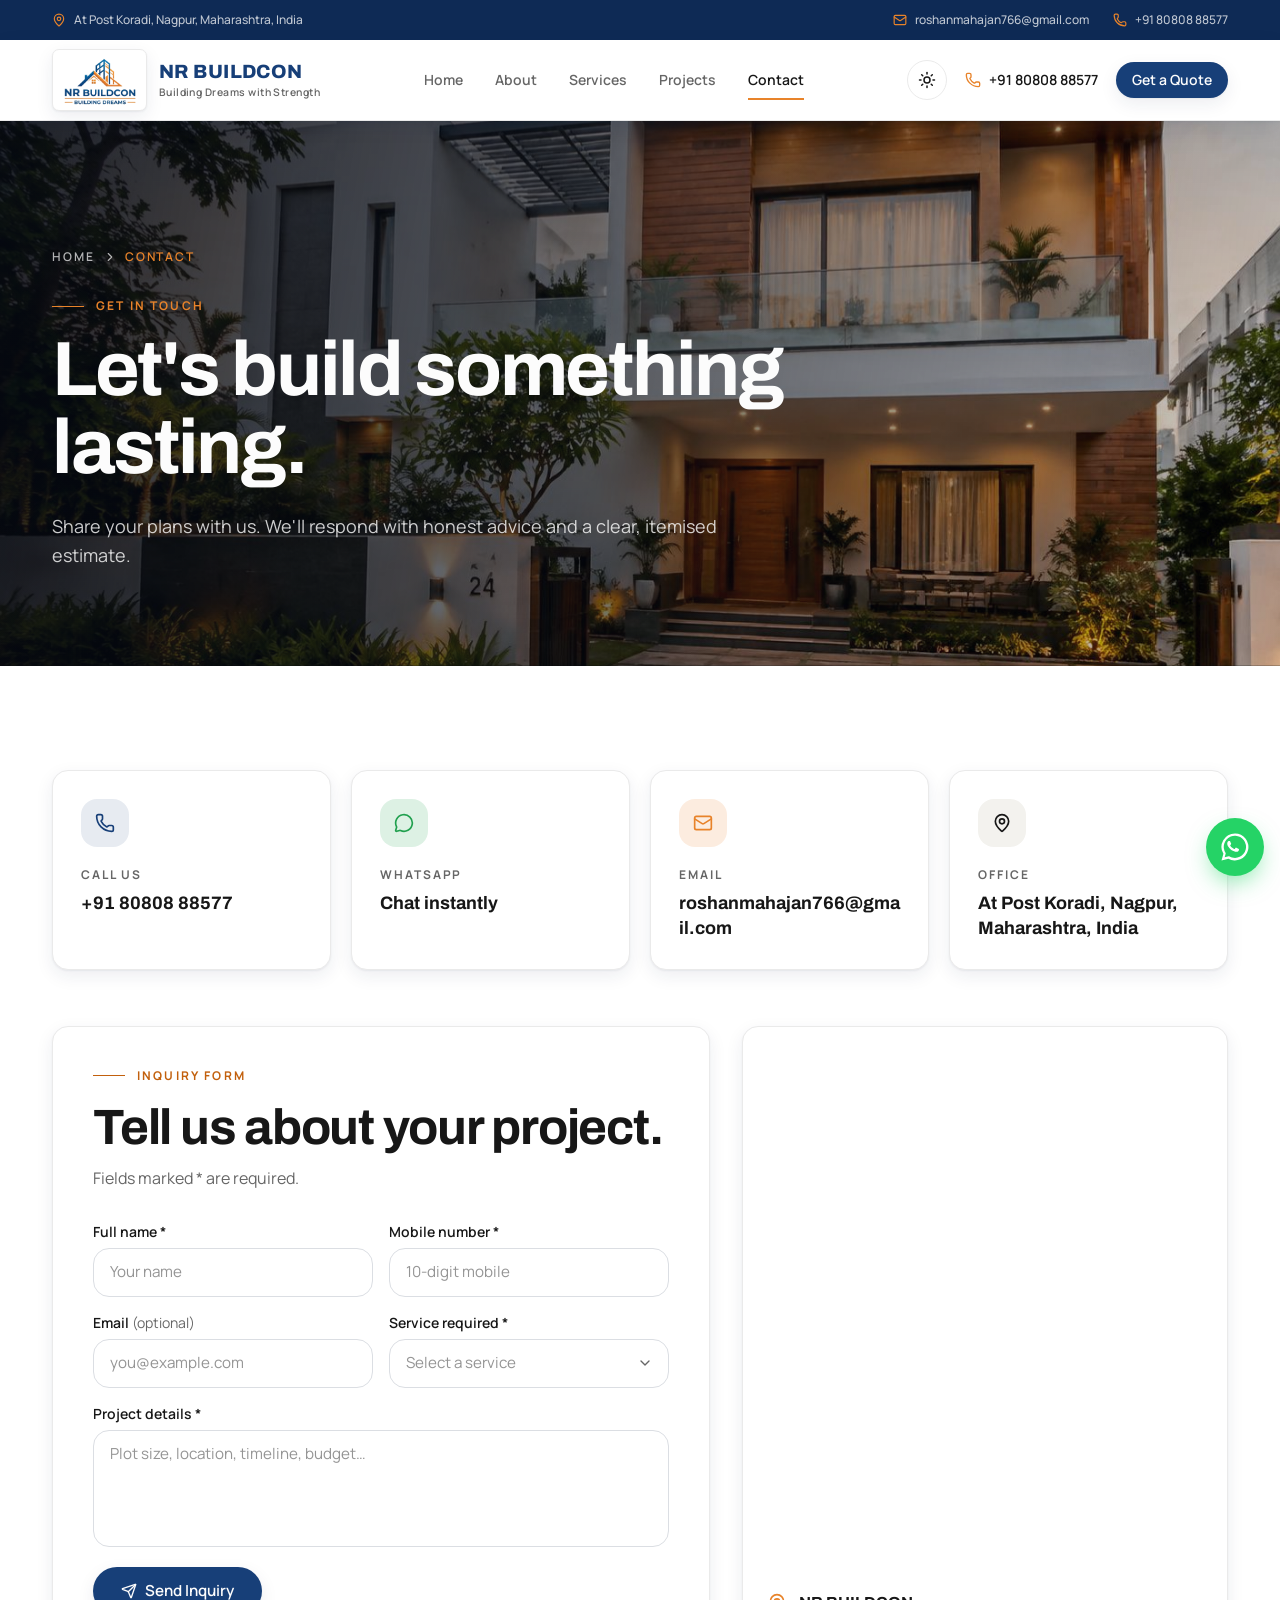
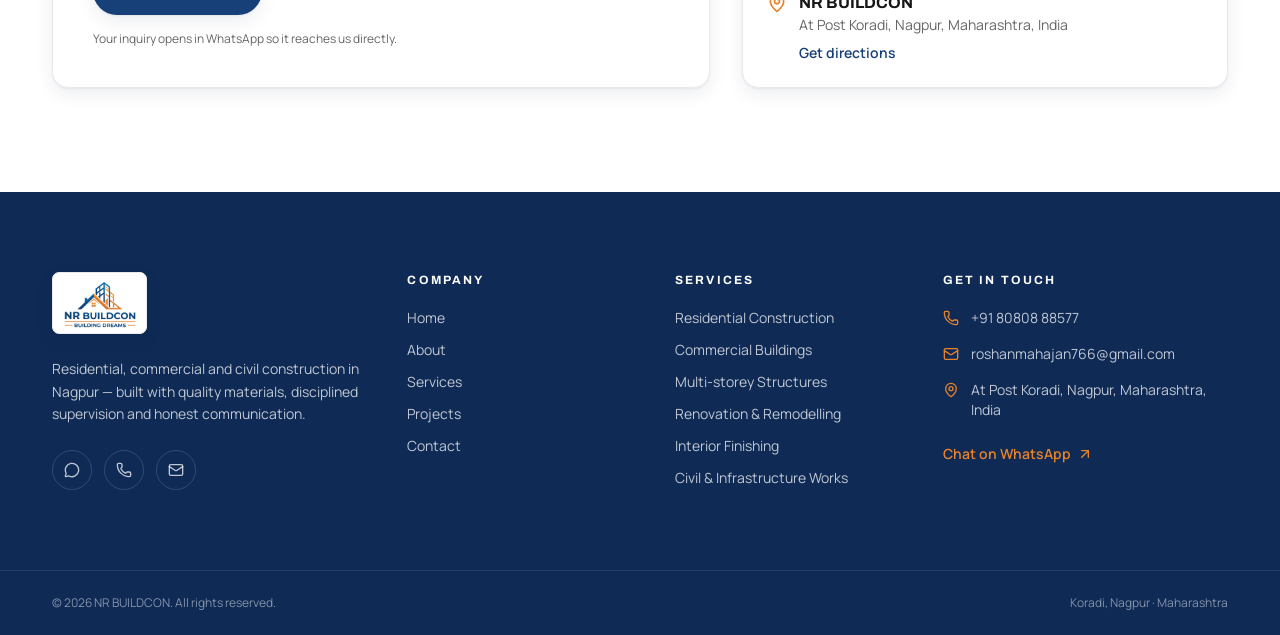
<file: contact.html>
<html lang="en"><head><meta charset="utf-8"><meta name="viewport" content="width=device-width, initial-scale=1"><link rel="stylesheet" href="styles/styles-ByvR9YDj.css" data-precedence="default"><title>Contact Us — NR BUILDCON, Koradi, Nagpur</title><meta name="author" content="NR BUILDCON"><meta name="theme-color" content="#173f78"><meta name="description" content="Call, WhatsApp or email NR BUILDCON for construction inquiries in Nagpur. Phone 8080888577, At Post Koradi, Nagpur."><meta property="og:title" content="Contact NR BUILDCON"><meta property="og:description" content="Get a construction quote in Nagpur — call or WhatsApp 8080888577."><meta property="og:type" content="website"><meta name="twitter:card" content="summary_large_image"><link rel="icon" href="images/logo.png"><link rel="preconnect" href="https://fonts.googleapis.com"><link rel="preconnect" href="https://fonts.gstatic.com" crossorigin="anonymous">
<style>
	#lovable-badge {
		--badge-bg: #1b1b1b;
		--badge-text: #c5c1b9;
		--badge-text-hover: #dcdad5;
		--badge-radius: 6px;
		--badge-padding: 8px;
		--badge-gap: 6px;
		--badge-shadow: 
			0 0 0 1px rgba(0, 0, 0, 0.88),
			0 1px 0 0 rgba(0, 0, 0, 0.04),
			0 2px 2px -1px rgba(0, 0, 0, 0.08),
			0 4px 4px -2px rgba(0, 0, 0, 0.08),
			0 8px 8px -4px rgba(0, 0, 0, 0.08),
			0 16px 16px -8px rgba(0, 0, 0, 0.08);
		--badge-transition-duration: 0.2s;
		--badge-transition-easing: cubic-bezier(0.16, 1, 0.32, 1);
		--focus-color: #575ECF;
		--focus-offset: 2px;
		--focus-width: 2px;
		
		position: fixed;
		bottom: 12px;
		right: 12px;
		height: 24px;
		display: flex;
		align-items: center;
		z-index: 1000000;
		background-color: var(--badge-bg) !important;
		color: var(--badge-text) !important;
		border-radius: var(--badge-radius);
		box-shadow: var(--badge-shadow) !important;
		font-size: 12px;
		font-family: system-ui, -apple-system, BlinkMacSystemFont, 'Segoe UI', Roboto, sans-serif;
		font-weight: 400 !important;
		text-transform: none !important;
		font-feature-settings: normal !important;
		transform: translateZ(0);
		will-change: transform, opacity;
		transition: opacity var(--badge-transition-duration) var(--badge-transition-easing);
	}

	#lovable-badge.closing {
		opacity: 0;
		pointer-events: none;
	}

	#lovable-badge-cta {
		display: flex;
		align-items: baseline;
		gap: var(--badge-gap);
		box-sizing: border-box;
		padding: 4px var(--badge-padding) 0;
		height: 100%;
		color: inherit;
		text-decoration: none;
		white-space: nowrap;
		border-radius: var(--badge-radius) 0 0 var(--badge-radius);
		transition: 
			background-color var(--badge-transition-duration) ease,
			color var(--badge-transition-duration) ease,
			transform 0.1s ease;
	}

	#lovable-badge-cta:hover {
		background: rgba(255, 255, 255, 0.04);
		color: var(--badge-text-hover);
	}

	#lovable-badge-cta:active {
		transform: scale(0.98);
	}

	#lovable-badge-cta:focus {
		outline: none;
	}

	#lovable-badge-cta:focus-visible {
		outline: var(--focus-width) solid var(--focus-color);
		outline-offset: var(--focus-offset);
		z-index: 1;
	}

	#lovable-badge-text {
		line-height: 1;
	}

	/* The wordmark baseline sits at y=12 of the 16px logo; an empty 12px box
	   makes that the flex baseline so the text aligns to it on any system font. */
	#lovable-badge-logo {
		position: relative;
		display: block;
		width: 52px;
		height: 12px;
	}

	#lovable-badge-logo svg {
		position: absolute;
		top: 0;
		left: 0;
	}

	#lovable-badge-divider {
		width: 1px;
		height: 24px;
		background-color: rgba(255, 255, 255, 0.04);
		flex-shrink: 0;
	}

	#lovable-badge-close {
		width: 24px;
		height: 24px;
		min-width: 24px;
		min-height: 24px;
		cursor: pointer;
		background: none;
		border: none;
		padding: 0;
		display: flex;
		align-items: center;
		justify-content: center;
		border-radius: 0 var(--badge-radius) var(--badge-radius) 0;
		flex-shrink: 0;
		transition: 
			background-color var(--badge-transition-duration) ease,
			transform 0.1s ease;
	}

	#lovable-badge-close:hover {
		background: rgba(255, 255, 255, 0.04);
	}

	#lovable-badge-close:active {
		transform: scale(0.92);
	}

	#lovable-badge-close:focus {
		outline: none;
	}

	#lovable-badge-close:focus-visible {
		outline: var(--focus-width) solid var(--focus-color);
		outline-offset: calc(var(--focus-offset) * -1);
		z-index: 1;
	}

	#lovable-badge-close svg path {
		fill: var(--badge-text);
		transition: fill var(--badge-transition-duration) ease;
	}

	#lovable-badge-close:hover svg path {
		fill: var(--badge-text-hover);
	}

	@media (prefers-reduced-motion: reduce) {
		#lovable-badge,
		#lovable-badge-cta,
		#lovable-badge-close,
		#lovable-badge-close svg path {
			transition: none;
		}
		
		#lovable-badge-cta:active,
		#lovable-badge-close:active {
			transform: none;
		}
	}

	@media (prefers-contrast: high) {
		#lovable-badge {
			--badge-bg: #000;
			--badge-text: #fff;
			--badge-text-hover: #fff;
			border: 2px solid currentColor;
		}
		
		#lovable-badge-cta:focus-visible,
		#lovable-badge-close:focus-visible {
			outline-width: 3px;
		}
	}
</style>
<meta name="twitter:title" content="Contact NR BUILDCON"><meta name="twitter:description" content="Get a construction quote in Nagpur — call or WhatsApp 8080888577."><meta property="og:image" content="images/logo.png"><meta name="twitter:image" content="images/logo.png"><script>document.documentElement.classList.add("js");try{if(localStorage.getItem("nrb-theme")==="dark")document.documentElement.classList.add("dark")}catch(e){}</script><link rel="stylesheet" href="styles/fonts.css"><link rel="stylesheet" href="styles/custom.css"></head><body data-page="contact"><div class="flex min-h-screen flex-col"><div class="hidden bg-navy-deep text-on-image/75 lg:block"><div class="container-page flex h-10 items-center justify-between text-xs font-medium"><span class="inline-flex items-center gap-2"><svg xmlns="http://www.w3.org/2000/svg" width="24" height="24" viewBox="0 0 24 24" fill="none" stroke="currentColor" stroke-width="2" stroke-linecap="round" stroke-linejoin="round" class="lucide lucide-map-pin h-3.5 w-3.5 text-gold" aria-hidden="true"><path d="M20 10c0 4.993-5.539 10.193-7.399 11.799a1 1 0 0 1-1.202 0C9.539 20.193 4 14.993 4 10a8 8 0 0 1 16 0" /><circle cx="12" cy="10" r="3" /></svg>At Post Koradi, Nagpur, Maharashtra, India</span><div class="flex items-center gap-6"><a href="mailto:roshanmahajan766@gmail.com" class="inline-flex items-center gap-2 transition-colors hover:text-gold"><svg xmlns="http://www.w3.org/2000/svg" width="24" height="24" viewBox="0 0 24 24" fill="none" stroke="currentColor" stroke-width="2" stroke-linecap="round" stroke-linejoin="round" class="lucide lucide-mail h-3.5 w-3.5 text-gold" aria-hidden="true"><path d="m22 7-8.991 5.727a2 2 0 0 1-2.009 0L2 7" /><rect x="2" y="4" width="20" height="16" rx="2" /></svg>roshanmahajan766@gmail.com</a><a href="tel:8080888577" class="inline-flex items-center gap-2 transition-colors hover:text-gold"><svg xmlns="http://www.w3.org/2000/svg" width="24" height="24" viewBox="0 0 24 24" fill="none" stroke="currentColor" stroke-width="2" stroke-linecap="round" stroke-linejoin="round" class="lucide lucide-phone h-3.5 w-3.5 text-gold" aria-hidden="true"><path d="M13.832 16.568a1 1 0 0 0 1.213-.303l.355-.465A2 2 0 0 1 17 15h3a2 2 0 0 1 2 2v3a2 2 0 0 1-2 2A18 18 0 0 1 2 4a2 2 0 0 1 2-2h3a2 2 0 0 1 2 2v3a2 2 0 0 1-.8 1.6l-.468.351a1 1 0 0 0-.292 1.233 14 14 0 0 0 6.392 6.384" /></svg>+91 80808 88577</a></div></div></div><header class="sticky top-0 z-40 border-b transition-all duration-300 border-border bg-background/90 shadow-card backdrop-blur-md"><div class="container-page flex h-[72px] items-center justify-between gap-4 md:h-20"><a aria-label="NR BUILDCON home" class="logo-img" href="index.html"><img src="images/logo.png" alt="NR BUILDCON logo" height="64"><span class="logo-wordmark"><strong>NR BUILDCON</strong><small>Building Dreams with Strength</small></span></a><nav aria-label="Primary" class="hidden items-center gap-1 md:flex"><a class="group relative px-3.5 py-2 text-sm font-semibold text-muted-foreground transition-colors hover:text-foreground data-[status=active]:text-foreground" href="index.html">Home<span class="absolute inset-x-3.5 -bottom-0.5 h-[2px] origin-left scale-x-0 bg-gold transition-transform duration-300 group-hover:scale-x-100 group-data-[status=active]:scale-x-100"></span></a><a class="group relative px-3.5 py-2 text-sm font-semibold text-muted-foreground transition-colors hover:text-foreground data-[status=active]:text-foreground" href="about.html">About<span class="absolute inset-x-3.5 -bottom-0.5 h-[2px] origin-left scale-x-0 bg-gold transition-transform duration-300 group-hover:scale-x-100 group-data-[status=active]:scale-x-100"></span></a><a class="group relative px-3.5 py-2 text-sm font-semibold text-muted-foreground transition-colors hover:text-foreground data-[status=active]:text-foreground" href="services.html">Services<span class="absolute inset-x-3.5 -bottom-0.5 h-[2px] origin-left scale-x-0 bg-gold transition-transform duration-300 group-hover:scale-x-100 group-data-[status=active]:scale-x-100"></span></a><a class="group relative px-3.5 py-2 text-sm font-semibold text-muted-foreground transition-colors hover:text-foreground data-[status=active]:text-foreground" href="projects.html">Projects<span class="absolute inset-x-3.5 -bottom-0.5 h-[2px] origin-left scale-x-0 bg-gold transition-transform duration-300 group-hover:scale-x-100 group-data-[status=active]:scale-x-100"></span></a><a class="group relative px-3.5 py-2 text-sm font-semibold text-muted-foreground transition-colors hover:text-foreground data-[status=active]:text-foreground active" href="contact.html" data-status="active" aria-current="page">Contact<span class="absolute inset-x-3.5 -bottom-0.5 h-[2px] origin-left scale-x-0 bg-gold transition-transform duration-300 group-hover:scale-x-100 group-data-[status=active]:scale-x-100"></span></a></nav><div class="flex items-center gap-2.5"><button type="button" aria-label="Toggle light and dark theme" class="relative h-10 w-10 items-center justify-center rounded-full border border-border bg-card text-foreground transition-all duration-300 hover:border-gold hover:text-gold active:scale-95 hidden md:inline-flex"><svg xmlns="http://www.w3.org/2000/svg" width="24" height="24" viewBox="0 0 24 24" fill="none" stroke="currentColor" stroke-width="2" stroke-linecap="round" stroke-linejoin="round" class="lucide lucide-sun h-[18px] w-[18px] rotate-0 scale-100 transition-transform duration-500 dark:-rotate-90 dark:scale-0" aria-hidden="true"><circle cx="12" cy="12" r="4" /><path d="M12 2v2" /><path d="M12 20v2" /><path d="m4.93 4.93 1.41 1.41" /><path d="m17.66 17.66 1.41 1.41" /><path d="M2 12h2" /><path d="M20 12h2" /><path d="m6.34 17.66-1.41 1.41" /><path d="m19.07 4.93-1.41 1.41" /></svg><svg xmlns="http://www.w3.org/2000/svg" width="24" height="24" viewBox="0 0 24 24" fill="none" stroke="currentColor" stroke-width="2" stroke-linecap="round" stroke-linejoin="round" class="lucide lucide-moon absolute h-[18px] w-[18px] rotate-90 scale-0 transition-transform duration-500 dark:rotate-0 dark:scale-100" aria-hidden="true"><path d="M20.985 12.486a9 9 0 1 1-9.473-9.472c.405-.022.617.46.402.803a6 6 0 0 0 8.268 8.268c.344-.215.825-.004.803.401" /></svg></button><a href="tel:8080888577" class="hidden items-center gap-2 px-2 text-sm font-semibold text-foreground transition-colors hover:text-gold xl:inline-flex"><svg xmlns="http://www.w3.org/2000/svg" width="24" height="24" viewBox="0 0 24 24" fill="none" stroke="currentColor" stroke-width="2" stroke-linecap="round" stroke-linejoin="round" class="lucide lucide-phone h-4 w-4 text-gold" aria-hidden="true"><path d="M13.832 16.568a1 1 0 0 0 1.213-.303l.355-.465A2 2 0 0 1 17 15h3a2 2 0 0 1 2 2v3a2 2 0 0 1-2 2A18 18 0 0 1 2 4a2 2 0 0 1 2-2h3a2 2 0 0 1 2 2v3a2 2 0 0 1-.8 1.6l-.468.351a1 1 0 0 0-.292 1.233 14 14 0 0 0 6.392 6.384" /></svg> <!-- -->+91 80808 88577</a><button class="items-center justify-center gap-2 whitespace-nowrap rounded-full text-sm font-semibold cursor-pointer transition-all duration-300 active:scale-[0.97] focus-visible:outline-none focus-visible:ring-1 focus-visible:ring-ring disabled:pointer-events-none disabled:opacity-50 disabled:cursor-not-allowed [&_svg]:pointer-events-none [&_svg]:size-4 [&_svg]:shrink-0 bg-primary text-primary-foreground shadow-card hover:bg-navy-deep hover:shadow-lift h-9 px-4 py-2 hidden md:inline-flex">Get a Quote</button><button class="inline-flex items-center justify-center gap-2 whitespace-nowrap rounded-full font-semibold cursor-pointer transition-all duration-300 active:scale-[0.97] focus-visible:outline-none focus-visible:ring-1 focus-visible:ring-ring disabled:pointer-events-none disabled:opacity-50 disabled:cursor-not-allowed [&_svg]:pointer-events-none [&_svg]:size-4 [&_svg]:shrink-0 bg-primary text-primary-foreground shadow-card hover:bg-navy-deep hover:shadow-lift h-9 px-4 text-xs md:hidden">Get Quote</button></div></div></header><main class="flex-1"><!--$--><section class="relative isolate overflow-hidden bg-overlay"><img src="images/project-villa-CjxKbi48.jpg" alt="" class="animate-slow-zoom absolute inset-0 -z-10 h-full w-full object-cover" width="1400" height="1000"><div class="hero-scrim absolute inset-0 -z-10"></div><div class="container-page pb-16 pt-20 md:pb-24 md:pt-32"><nav aria-label="Breadcrumb" class="animate-hero-rise flex items-center gap-2 text-xs font-semibold uppercase tracking-[0.16em] text-on-image/70"><a class="transition-colors hover:text-gold" href="index.html">Home</a><svg xmlns="http://www.w3.org/2000/svg" width="24" height="24" viewBox="0 0 24 24" fill="none" stroke="currentColor" stroke-width="2" stroke-linecap="round" stroke-linejoin="round" class="lucide lucide-chevron-right h-3.5 w-3.5" aria-hidden="true"><path d="m9 18 6-6-6-6" /></svg><span class="text-gold">Contact</span></nav><span class="eyebrow animate-hero-rise mt-8" style="animation-delay:80ms">Get In Touch</span><h1 class="heading-xl animate-hero-rise mt-4 max-w-4xl text-on-image" style="animation-delay:160ms">Let's build something lasting.</h1><p class="animate-hero-rise mt-6 max-w-2xl text-base leading-relaxed text-on-image/80 md:text-lg" style="animation-delay:240ms">Share your plans with us. We'll respond with honest advice and a clear, itemised estimate.</p></div></section><section class="section-y bg-background"><div class="container-page"><div class="grid gap-5 sm:grid-cols-2 lg:grid-cols-4"><div class="reveal" style="--reveal-delay:0ms"><a href="tel:8080888577" class="card-base block h-full p-6 md:p-7"><span class="flex h-12 w-12 items-center justify-center rounded-xl bg-primary/10 text-primary dark:text-gold"><svg xmlns="http://www.w3.org/2000/svg" width="24" height="24" viewBox="0 0 24 24" fill="none" stroke="currentColor" stroke-width="2" stroke-linecap="round" stroke-linejoin="round" class="lucide lucide-phone h-5 w-5" aria-hidden="true"><path d="M13.832 16.568a1 1 0 0 0 1.213-.303l.355-.465A2 2 0 0 1 17 15h3a2 2 0 0 1 2 2v3a2 2 0 0 1-2 2A18 18 0 0 1 2 4a2 2 0 0 1 2-2h3a2 2 0 0 1 2 2v3a2 2 0 0 1-.8 1.6l-.468.351a1 1 0 0 0-.292 1.233 14 14 0 0 0 6.392 6.384" /></svg></span><span class="mt-5 block text-xs font-bold uppercase tracking-[0.16em] text-muted-foreground">Call us</span><span class="mt-2 block break-words font-display text-lg font-bold leading-snug text-foreground">+91 80808 88577</span></a></div><div class="reveal" style="--reveal-delay:80ms"><a href="https://wa.me/918080888577" target="_blank" rel="noopener noreferrer" class="card-base block h-full p-6 md:p-7"><span class="flex h-12 w-12 items-center justify-center rounded-xl bg-whatsapp/15 text-whatsapp"><svg xmlns="http://www.w3.org/2000/svg" width="24" height="24" viewBox="0 0 24 24" fill="none" stroke="currentColor" stroke-width="2" stroke-linecap="round" stroke-linejoin="round" class="lucide lucide-message-circle h-5 w-5" aria-hidden="true"><path d="M2.992 16.342a2 2 0 0 1 .094 1.167l-1.065 3.29a1 1 0 0 0 1.236 1.168l3.413-.998a2 2 0 0 1 1.099.092 10 10 0 1 0-4.777-4.719" /></svg></span><span class="mt-5 block text-xs font-bold uppercase tracking-[0.16em] text-muted-foreground">WhatsApp</span><span class="mt-2 block break-words font-display text-lg font-bold leading-snug text-foreground">Chat instantly</span></a></div><div class="reveal" style="--reveal-delay:160ms"><a href="mailto:roshanmahajan766@gmail.com" class="card-base block h-full p-6 md:p-7"><span class="flex h-12 w-12 items-center justify-center rounded-xl bg-gold/15 text-gold"><svg xmlns="http://www.w3.org/2000/svg" width="24" height="24" viewBox="0 0 24 24" fill="none" stroke="currentColor" stroke-width="2" stroke-linecap="round" stroke-linejoin="round" class="lucide lucide-mail h-5 w-5" aria-hidden="true"><path d="m22 7-8.991 5.727a2 2 0 0 1-2.009 0L2 7" /><rect x="2" y="4" width="20" height="16" rx="2" /></svg></span><span class="mt-5 block text-xs font-bold uppercase tracking-[0.16em] text-muted-foreground">Email</span><span class="mt-2 block break-words font-display text-lg font-bold leading-snug text-foreground">roshanmahajan766@gmail.com</span></a></div><div class="reveal" style="--reveal-delay:240ms"><div class="card-base h-full p-6 md:p-7"><span class="flex h-12 w-12 items-center justify-center rounded-xl bg-muted text-foreground"><svg xmlns="http://www.w3.org/2000/svg" width="24" height="24" viewBox="0 0 24 24" fill="none" stroke="currentColor" stroke-width="2" stroke-linecap="round" stroke-linejoin="round" class="lucide lucide-map-pin h-5 w-5" aria-hidden="true"><path d="M20 10c0 4.993-5.539 10.193-7.399 11.799a1 1 0 0 1-1.202 0C9.539 20.193 4 14.993 4 10a8 8 0 0 1 16 0" /><circle cx="12" cy="10" r="3" /></svg></span><span class="mt-5 block text-xs font-bold uppercase tracking-[0.16em] text-muted-foreground">Office</span><span class="mt-2 block break-words font-display text-lg font-bold leading-snug text-foreground">At Post Koradi, Nagpur, Maharashtra, India</span></div></div></div><div class="mt-14 grid gap-8 lg:grid-cols-[1.15fr_0.85fr]"><div class="reveal" style="--reveal-delay:0ms"><div class="card-base p-7 md:p-10"><span class="eyebrow">Inquiry Form</span><h2 class="heading-lg mt-4 text-foreground">Tell us about your project.</h2><p class="mt-3 mb-8 text-muted-foreground">Fields marked * are required.</p><form id="quote" novalidate class="grid gap-4"><div class="grid gap-4 sm:grid-cols-2"><div><label for="inq-name" class="mb-1.5 block text-sm font-semibold text-foreground">Full name *</label><input id="inq-name" autocomplete="name" class="w-full rounded-xl border border-input bg-background px-4 py-3 text-[0.95rem] text-foreground placeholder:text-muted-foreground/70 transition-colors focus:border-primary focus:outline-none focus:ring-4 focus:ring-ring/20" placeholder="Your name" maxlength="80" aria-invalid="false" value=""></div><div><label for="inq-phone" class="mb-1.5 block text-sm font-semibold text-foreground">Mobile number *</label><input id="inq-phone" type="tel" inputmode="tel" autocomplete="tel" class="w-full rounded-xl border border-input bg-background px-4 py-3 text-[0.95rem] text-foreground placeholder:text-muted-foreground/70 transition-colors focus:border-primary focus:outline-none focus:ring-4 focus:ring-ring/20" placeholder="10-digit mobile" maxlength="16" aria-invalid="false" value=""></div></div><div class="grid gap-4 sm:grid-cols-2"><div><label for="inq-email" class="mb-1.5 block text-sm font-semibold text-foreground">Email <span class="font-normal text-muted-foreground">(optional)</span></label><input id="inq-email" type="email" autocomplete="email" class="w-full rounded-xl border border-input bg-background px-4 py-3 text-[0.95rem] text-foreground placeholder:text-muted-foreground/70 transition-colors focus:border-primary focus:outline-none focus:ring-4 focus:ring-ring/20" placeholder="you@example.com" maxlength="255" aria-invalid="false" value=""></div><div><label for="inq-service" class="mb-1.5 block text-sm font-semibold text-foreground">Service required *</label><div class="relative"><select id="inq-service" class="w-full rounded-xl border border-input bg-background px-4 py-3 text-[0.95rem] placeholder:text-muted-foreground/70 transition-colors focus:border-primary focus:outline-none focus:ring-4 focus:ring-ring/20 appearance-none pr-10 text-muted-foreground/70" aria-invalid="false"><option value="" selected>Select a service</option><option value="Residential Construction">Residential Construction</option><option value="Commercial Buildings">Commercial Buildings</option><option value="Multi-storey Structures">Multi-storey Structures</option><option value="Renovation & Remodelling">Renovation &amp; Remodelling</option><option value="Interior Finishing">Interior Finishing</option><option value="Civil & Infrastructure Works">Civil &amp; Infrastructure Works</option><option value="Other / Not sure yet">Other / Not sure yet</option></select><svg xmlns="http://www.w3.org/2000/svg" width="24" height="24" viewBox="0 0 24 24" fill="none" stroke="currentColor" stroke-width="2" stroke-linecap="round" stroke-linejoin="round" class="lucide lucide-chevron-down pointer-events-none absolute right-4 top-1/2 h-4 w-4 -translate-y-1/2 text-muted-foreground" aria-hidden="true"><path d="m6 9 6 6 6-6" /></svg></div></div></div><div><label for="inq-message" class="mb-1.5 block text-sm font-semibold text-foreground">Project details *</label><textarea id="inq-message" rows="4" class="w-full rounded-xl border border-input bg-background px-4 py-3 text-[0.95rem] text-foreground placeholder:text-muted-foreground/70 transition-colors focus:border-primary focus:outline-none focus:ring-4 focus:ring-ring/20 resize-none" placeholder="Plot size, location, timeline, budget…" maxlength="1000" aria-invalid="false"></textarea></div><button class="inline-flex items-center justify-center gap-2 whitespace-nowrap rounded-full font-semibold cursor-pointer transition-all duration-300 active:scale-[0.97] focus-visible:outline-none focus-visible:ring-1 focus-visible:ring-ring disabled:pointer-events-none disabled:opacity-50 disabled:cursor-not-allowed [&_svg]:pointer-events-none [&_svg]:size-4 [&_svg]:shrink-0 bg-primary text-primary-foreground shadow-card hover:bg-navy-deep hover:shadow-lift h-12 px-7 text-[0.95rem] mt-1 w-full sm:w-auto sm:justify-self-start" type="submit"><svg xmlns="http://www.w3.org/2000/svg" width="24" height="24" viewBox="0 0 24 24" fill="none" stroke="currentColor" stroke-width="2" stroke-linecap="round" stroke-linejoin="round" class="lucide lucide-send" aria-hidden="true"><path d="M14.536 21.686a.5.5 0 0 0 .937-.024l6.5-19a.496.496 0 0 0-.635-.635l-19 6.5a.5.5 0 0 0-.024.937l7.93 3.18a2 2 0 0 1 1.112 1.11z" /><path d="m21.854 2.147-10.94 10.939" /></svg> Send Inquiry</button><p class="text-xs text-muted-foreground">Your inquiry opens in WhatsApp so it reaches us directly.</p></form></div></div><div class="reveal flex flex-col" style="--reveal-delay:120ms"><div class="card-base flex flex-1 flex-col overflow-hidden"><iframe title="NR BUILDCON location on Google Maps" src="https://www.google.com/maps?q=Koradi%2C%20Nagpur%2C%20Maharashtra%2C%20India&output=embed" loading="lazy" referrerpolicy="no-referrer-when-downgrade" class="min-h-80 w-full flex-1 border-0 grayscale-[30%]"></iframe><div class="flex items-start gap-3 p-6"><svg xmlns="http://www.w3.org/2000/svg" width="24" height="24" viewBox="0 0 24 24" fill="none" stroke="currentColor" stroke-width="2" stroke-linecap="round" stroke-linejoin="round" class="lucide lucide-map-pin mt-0.5 h-5 w-5 shrink-0 text-gold" aria-hidden="true"><path d="M20 10c0 4.993-5.539 10.193-7.399 11.799a1 1 0 0 1-1.202 0C9.539 20.193 4 14.993 4 10a8 8 0 0 1 16 0" /><circle cx="12" cy="10" r="3" /></svg><div><p class="font-display font-bold text-foreground">NR BUILDCON</p><p class="text-sm text-muted-foreground">At Post Koradi, Nagpur, Maharashtra, India</p><a href="https://www.google.com/maps/search/?api=1&query=Koradi%2C%20Nagpur%2C%20Maharashtra%2C%20India" target="_blank" rel="noopener noreferrer" class="mt-2 inline-block text-sm font-semibold text-primary hover:underline dark:text-gold">Get directions</a></div></div></div></div></div></div></section><!--/$--></main><div class="pb-mobile-nav bg-navy-deep"><footer class="bg-navy-deep text-on-image/75"><div class="container-page grid gap-12 py-16 md:grid-cols-2 md:py-20 lg:grid-cols-[1.4fr_1fr_1fr_1.3fr]"><div><a aria-label="NR BUILDCON home" class="logo-img" href="index.html"><img src="images/logo.png" alt="NR BUILDCON - Building Dreams" height="46"></a><p class="mt-6 max-w-sm text-sm leading-relaxed">Residential, commercial and civil construction in Nagpur — built with quality materials, disciplined supervision and honest communication.</p><div class="mt-6 flex gap-3"><a href="https://wa.me/918080888577" target="_blank" rel="noopener noreferrer" aria-label="WhatsApp" class="flex h-10 w-10 items-center justify-center rounded-full border border-on-image/15 transition-colors hover:border-gold hover:text-gold"><svg xmlns="http://www.w3.org/2000/svg" width="24" height="24" viewBox="0 0 24 24" fill="none" stroke="currentColor" stroke-width="2" stroke-linecap="round" stroke-linejoin="round" class="lucide lucide-message-circle h-4 w-4" aria-hidden="true"><path d="M2.992 16.342a2 2 0 0 1 .094 1.167l-1.065 3.29a1 1 0 0 0 1.236 1.168l3.413-.998a2 2 0 0 1 1.099.092 10 10 0 1 0-4.777-4.719" /></svg></a><a href="tel:8080888577" aria-label="Call" class="flex h-10 w-10 items-center justify-center rounded-full border border-on-image/15 transition-colors hover:border-gold hover:text-gold"><svg xmlns="http://www.w3.org/2000/svg" width="24" height="24" viewBox="0 0 24 24" fill="none" stroke="currentColor" stroke-width="2" stroke-linecap="round" stroke-linejoin="round" class="lucide lucide-phone h-4 w-4" aria-hidden="true"><path d="M13.832 16.568a1 1 0 0 0 1.213-.303l.355-.465A2 2 0 0 1 17 15h3a2 2 0 0 1 2 2v3a2 2 0 0 1-2 2A18 18 0 0 1 2 4a2 2 0 0 1 2-2h3a2 2 0 0 1 2 2v3a2 2 0 0 1-.8 1.6l-.468.351a1 1 0 0 0-.292 1.233 14 14 0 0 0 6.392 6.384" /></svg></a><a href="mailto:roshanmahajan766@gmail.com" aria-label="Email" class="flex h-10 w-10 items-center justify-center rounded-full border border-on-image/15 transition-colors hover:border-gold hover:text-gold"><svg xmlns="http://www.w3.org/2000/svg" width="24" height="24" viewBox="0 0 24 24" fill="none" stroke="currentColor" stroke-width="2" stroke-linecap="round" stroke-linejoin="round" class="lucide lucide-mail h-4 w-4" aria-hidden="true"><path d="m22 7-8.991 5.727a2 2 0 0 1-2.009 0L2 7" /><rect x="2" y="4" width="20" height="16" rx="2" /></svg></a></div></div><div><h3 class="text-xs font-bold uppercase tracking-[0.18em] text-on-image">Company</h3><ul class="mt-5 space-y-3 text-sm"><li><a class="transition-colors hover:text-gold" href="index.html">Home</a></li><li><a class="transition-colors hover:text-gold" href="about.html">About</a></li><li><a class="transition-colors hover:text-gold" href="services.html">Services</a></li><li><a class="transition-colors hover:text-gold" href="projects.html">Projects</a></li><li><a class="transition-colors hover:text-gold active" href="contact.html" data-status="active" aria-current="page">Contact</a></li></ul></div><div><h3 class="text-xs font-bold uppercase tracking-[0.18em] text-on-image">Services</h3><ul class="mt-5 space-y-3 text-sm"><li><a class="transition-colors hover:text-gold" href="services.html">Residential Construction</a></li><li><a class="transition-colors hover:text-gold" href="services.html">Commercial Buildings</a></li><li><a class="transition-colors hover:text-gold" href="services.html">Multi-storey Structures</a></li><li><a class="transition-colors hover:text-gold" href="services.html">Renovation &amp; Remodelling</a></li><li><a class="transition-colors hover:text-gold" href="services.html">Interior Finishing</a></li><li><a class="transition-colors hover:text-gold" href="services.html">Civil &amp; Infrastructure Works</a></li></ul></div><div><h3 class="text-xs font-bold uppercase tracking-[0.18em] text-on-image">Get in touch</h3><ul class="mt-5 space-y-4 text-sm"><li><a href="tel:8080888577" class="flex items-start gap-3 transition-colors hover:text-gold"><svg xmlns="http://www.w3.org/2000/svg" width="24" height="24" viewBox="0 0 24 24" fill="none" stroke="currentColor" stroke-width="2" stroke-linecap="round" stroke-linejoin="round" class="lucide lucide-phone mt-0.5 h-4 w-4 shrink-0 text-gold" aria-hidden="true"><path d="M13.832 16.568a1 1 0 0 0 1.213-.303l.355-.465A2 2 0 0 1 17 15h3a2 2 0 0 1 2 2v3a2 2 0 0 1-2 2A18 18 0 0 1 2 4a2 2 0 0 1 2-2h3a2 2 0 0 1 2 2v3a2 2 0 0 1-.8 1.6l-.468.351a1 1 0 0 0-.292 1.233 14 14 0 0 0 6.392 6.384" /></svg>+91 80808 88577</a></li><li><a href="mailto:roshanmahajan766@gmail.com" class="flex items-start gap-3 break-all transition-colors hover:text-gold"><svg xmlns="http://www.w3.org/2000/svg" width="24" height="24" viewBox="0 0 24 24" fill="none" stroke="currentColor" stroke-width="2" stroke-linecap="round" stroke-linejoin="round" class="lucide lucide-mail mt-0.5 h-4 w-4 shrink-0 text-gold" aria-hidden="true"><path d="m22 7-8.991 5.727a2 2 0 0 1-2.009 0L2 7" /><rect x="2" y="4" width="20" height="16" rx="2" /></svg>roshanmahajan766@gmail.com</a></li><li class="flex items-start gap-3"><svg xmlns="http://www.w3.org/2000/svg" width="24" height="24" viewBox="0 0 24 24" fill="none" stroke="currentColor" stroke-width="2" stroke-linecap="round" stroke-linejoin="round" class="lucide lucide-map-pin mt-0.5 h-4 w-4 shrink-0 text-gold" aria-hidden="true"><path d="M20 10c0 4.993-5.539 10.193-7.399 11.799a1 1 0 0 1-1.202 0C9.539 20.193 4 14.993 4 10a8 8 0 0 1 16 0" /><circle cx="12" cy="10" r="3" /></svg>At Post Koradi, Nagpur, Maharashtra, India</li></ul><a href="https://wa.me/918080888577" target="_blank" rel="noopener noreferrer" class="mt-6 inline-flex items-center gap-1.5 text-sm font-semibold text-gold hover:underline">Chat on WhatsApp <svg xmlns="http://www.w3.org/2000/svg" width="24" height="24" viewBox="0 0 24 24" fill="none" stroke="currentColor" stroke-width="2" stroke-linecap="round" stroke-linejoin="round" class="lucide lucide-arrow-up-right h-4 w-4" aria-hidden="true"><path d="M7 7h10v10" /><path d="M7 17 17 7" /></svg></a></div></div><div class="border-t border-on-image/10"><div class="container-page flex flex-col gap-2 py-6 text-xs text-on-image/50 md:flex-row md:items-center md:justify-between"><span>© <!-- -->2026<!-- --> <!-- -->NR BUILDCON<!-- -->. All rights reserved.</span><span>Koradi, Nagpur · Maharashtra</span></div></div></footer></div></div><div class="md:hidden"><nav aria-label="Mobile" class="fixed inset-x-3 z-50 rounded-full border border-border bg-card/95 p-1.5 shadow-float backdrop-blur-md" style="bottom:calc(0.75rem + env(safe-area-inset-bottom))"><div class="relative grid grid-cols-5"><span aria-hidden="true" class="absolute inset-y-0 left-0 w-1/5 p-0 transition-transform duration-500 ease-[cubic-bezier(0.2,0.8,0.2,1)]" style="transform:translateX(400%)"><span class="block h-full w-full rounded-full bg-primary"></span></span><a class="relative z-10 flex flex-col items-center justify-center gap-0.5 rounded-full py-2 text-[0.66rem] font-semibold transition-colors duration-300 active:scale-95 text-muted-foreground" href="index.html"><svg xmlns="http://www.w3.org/2000/svg" width="24" height="24" viewBox="0 0 24 24" fill="none" stroke="currentColor" stroke-width="2" stroke-linecap="round" stroke-linejoin="round" class="lucide lucide-house h-5 w-5 transition-transform duration-300" aria-hidden="true"><path d="M15 21v-8a1 1 0 0 0-1-1h-4a1 1 0 0 0-1 1v8" /><path d="M3 10a2 2 0 0 1 .709-1.528l7-6a2 2 0 0 1 2.582 0l7 6A2 2 0 0 1 21 10v9a2 2 0 0 1-2 2H5a2 2 0 0 1-2-2z" /></svg>Home</a><a class="relative z-10 flex flex-col items-center justify-center gap-0.5 rounded-full py-2 text-[0.66rem] font-semibold transition-colors duration-300 active:scale-95 text-muted-foreground" href="about.html"><svg xmlns="http://www.w3.org/2000/svg" width="24" height="24" viewBox="0 0 24 24" fill="none" stroke="currentColor" stroke-width="2" stroke-linecap="round" stroke-linejoin="round" class="lucide lucide-info h-5 w-5 transition-transform duration-300" aria-hidden="true"><circle cx="12" cy="12" r="10" /><path d="M12 16v-4" /><path d="M12 8h.01" /></svg>About</a><a class="relative z-10 flex flex-col items-center justify-center gap-0.5 rounded-full py-2 text-[0.66rem] font-semibold transition-colors duration-300 active:scale-95 text-muted-foreground" href="services.html"><svg xmlns="http://www.w3.org/2000/svg" width="24" height="24" viewBox="0 0 24 24" fill="none" stroke="currentColor" stroke-width="2" stroke-linecap="round" stroke-linejoin="round" class="lucide lucide-briefcase h-5 w-5 transition-transform duration-300" aria-hidden="true"><path d="M16 20V4a2 2 0 0 0-2-2h-4a2 2 0 0 0-2 2v16" /><rect width="20" height="14" x="2" y="6" rx="2" /></svg>Services</a><a class="relative z-10 flex flex-col items-center justify-center gap-0.5 rounded-full py-2 text-[0.66rem] font-semibold transition-colors duration-300 active:scale-95 text-muted-foreground" href="projects.html"><svg xmlns="http://www.w3.org/2000/svg" width="24" height="24" viewBox="0 0 24 24" fill="none" stroke="currentColor" stroke-width="2" stroke-linecap="round" stroke-linejoin="round" class="lucide lucide-building2 lucide-building-2 h-5 w-5 transition-transform duration-300" aria-hidden="true"><path d="M10 12h4" /><path d="M10 8h4" /><path d="M14 21v-3a2 2 0 0 0-4 0v3" /><path d="M6 10H4a2 2 0 0 0-2 2v7a2 2 0 0 0 2 2h16a2 2 0 0 0 2-2V9a2 2 0 0 0-2-2h-2" /><path d="M6 21V5a2 2 0 0 1 2-2h8a2 2 0 0 1 2 2v16" /></svg>Projects</a><button type="button" aria-expanded="false" class="relative z-10 flex flex-col items-center justify-center gap-0.5 rounded-full py-2 text-[0.66rem] font-semibold transition-colors duration-300 active:scale-95 text-primary-foreground"><svg xmlns="http://www.w3.org/2000/svg" width="24" height="24" viewBox="0 0 24 24" fill="none" stroke="currentColor" stroke-width="2" stroke-linecap="round" stroke-linejoin="round" class="lucide lucide-layout-grid h-5 w-5" aria-hidden="true"><rect width="7" height="7" x="3" y="3" rx="1" /><rect width="7" height="7" x="14" y="3" rx="1" /><rect width="7" height="7" x="14" y="14" rx="1" /><rect width="7" height="7" x="3" y="14" rx="1" /></svg>More</button></div></nav></div>


<a class="nb-wa" href="https://wa.me/918080888577" target="_blank" rel="noopener" aria-label="Chat on WhatsApp"><svg viewBox="0 0 32 32" aria-hidden="true" focusable="false"><path fill="currentColor" d="M19.11 17.53c-.27-.13-1.6-.79-1.85-.88-.25-.09-.43-.13-.61.13-.18.27-.7.88-.86 1.06-.16.18-.32.2-.59.07-.27-.13-1.13-.42-2.15-1.33-.79-.7-1.33-1.57-1.49-1.84-.16-.27-.02-.42.12-.55.12-.12.27-.32.4-.48.13-.16.18-.27.27-.45.09-.18.05-.34-.02-.47-.07-.13-.61-1.47-.84-2.01-.22-.53-.45-.46-.61-.47h-.52c-.18 0-.47.07-.72.34-.25.27-.95.93-.95 2.27s.97 2.63 1.11 2.81c.13.18 1.91 2.92 4.63 4.09.65.28 1.16.45 1.56.58.66.21 1.26.18 1.73.11.53-.08 1.6-.65 1.83-1.28.22-.63.22-1.17.16-1.28-.07-.11-.25-.18-.52-.31z"/><path fill="currentColor" d="M16.03 3.2A12.72 12.72 0 0 0 5.1 22.43L3.3 28.8l6.53-1.71A12.72 12.72 0 1 0 16.03 3.2zm0 23.13c-1.94 0-3.84-.52-5.5-1.51l-.39-.23-3.87 1.02 1.03-3.77-.25-.39a10.48 10.48 0 1 1 8.98 4.88z"/></svg></a><script src="app.js" defer></script></body></html>
</file>
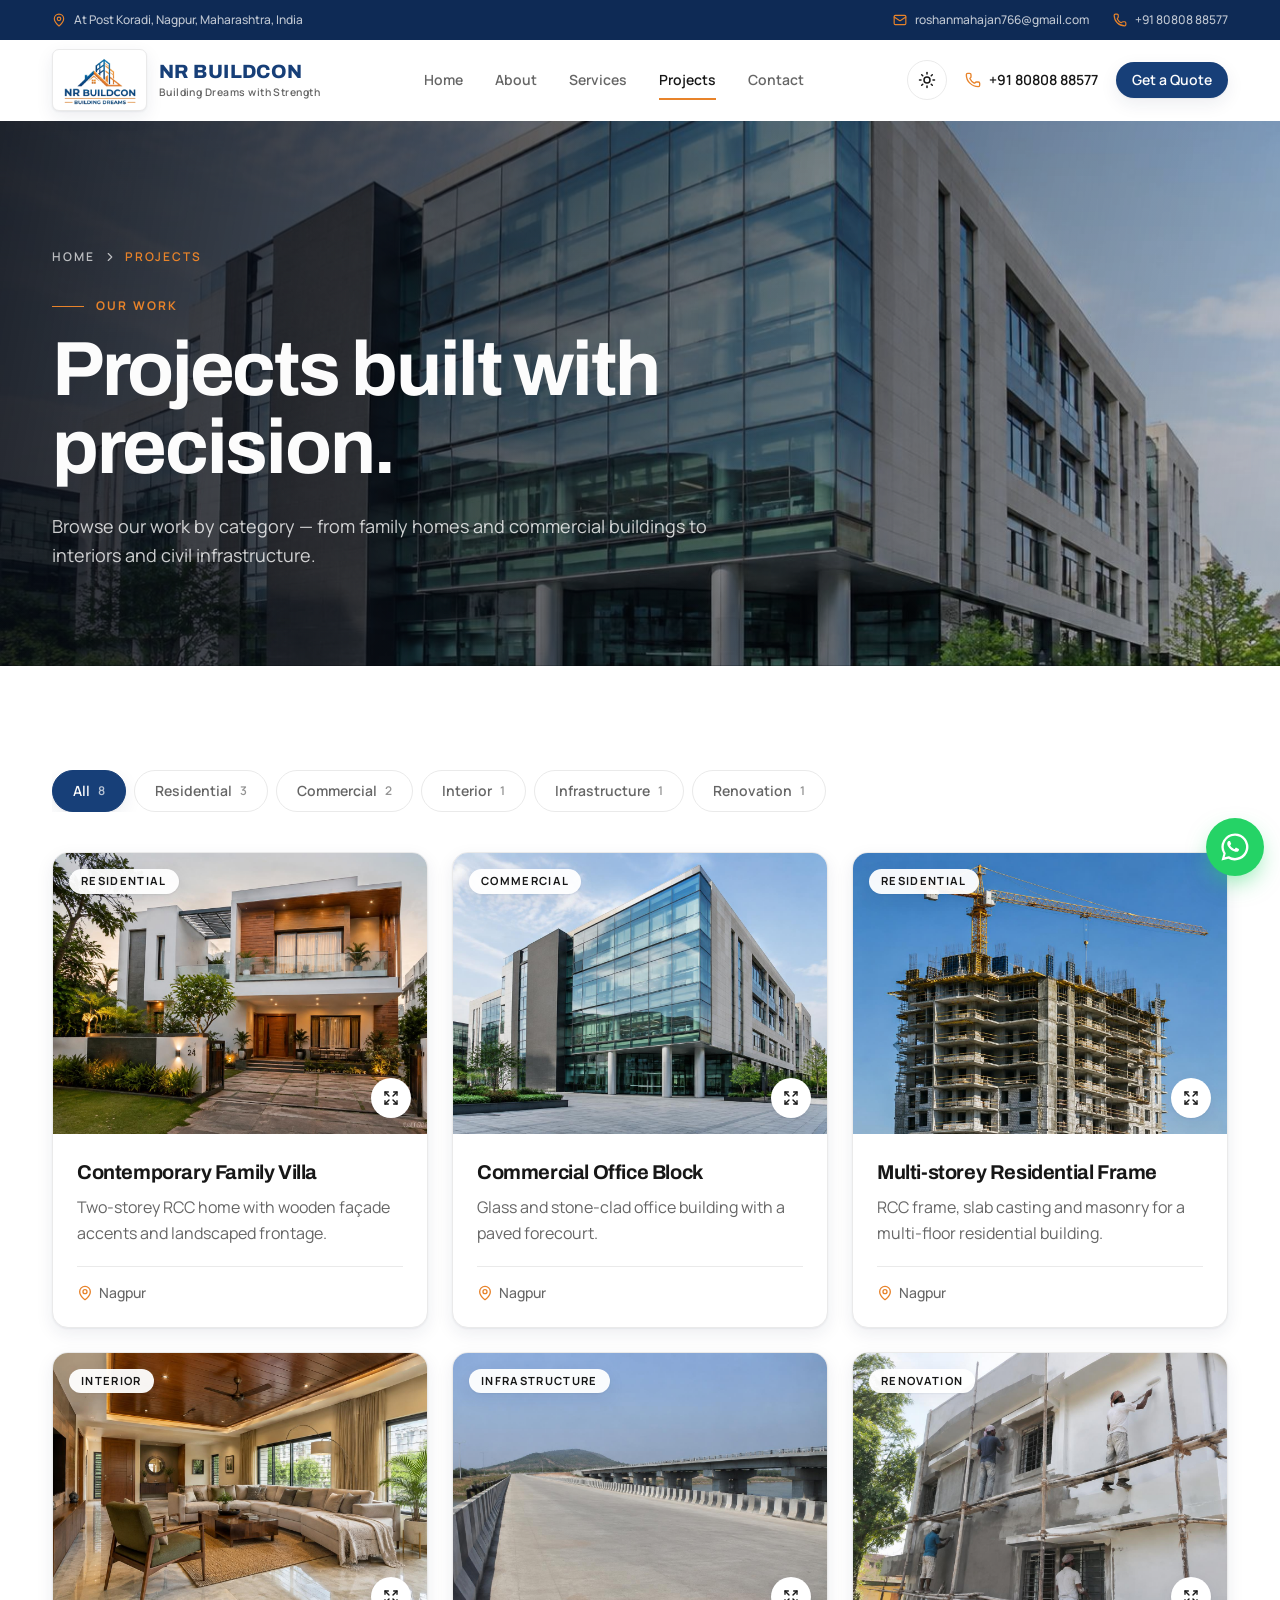
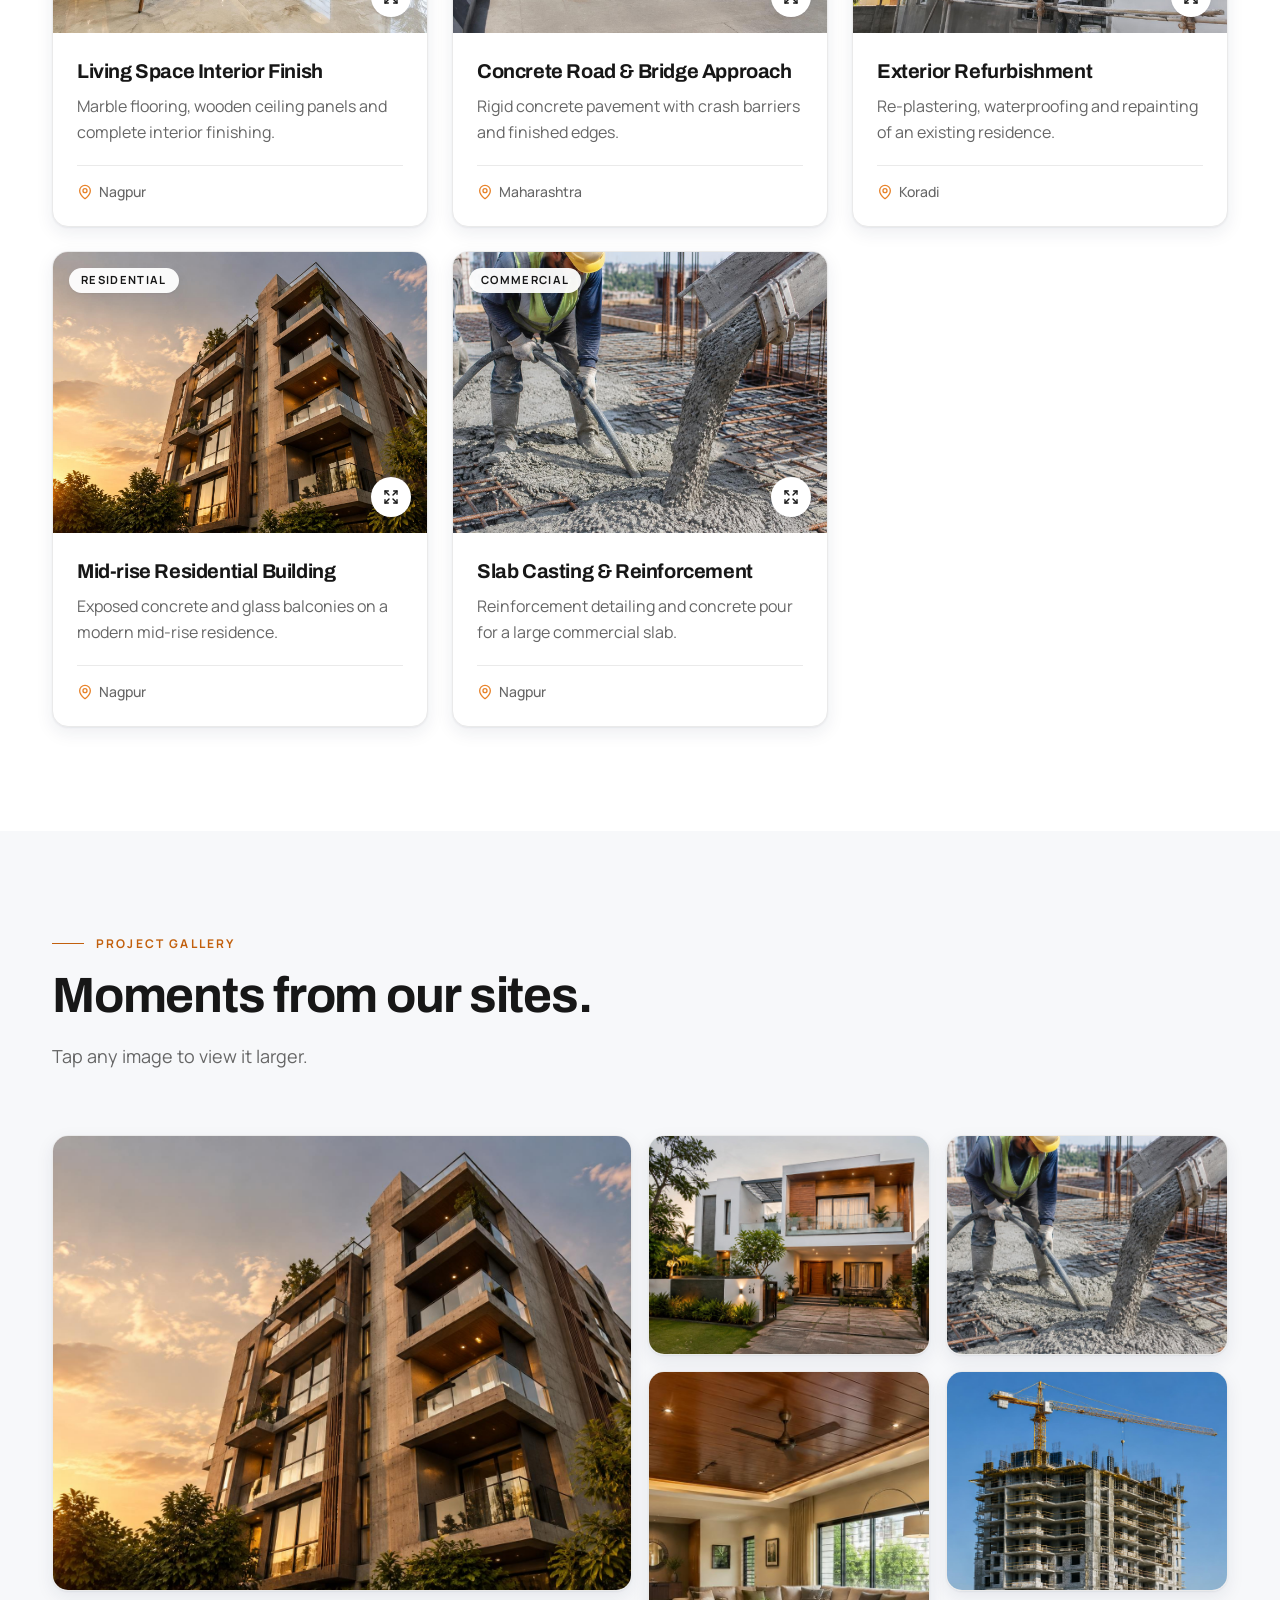
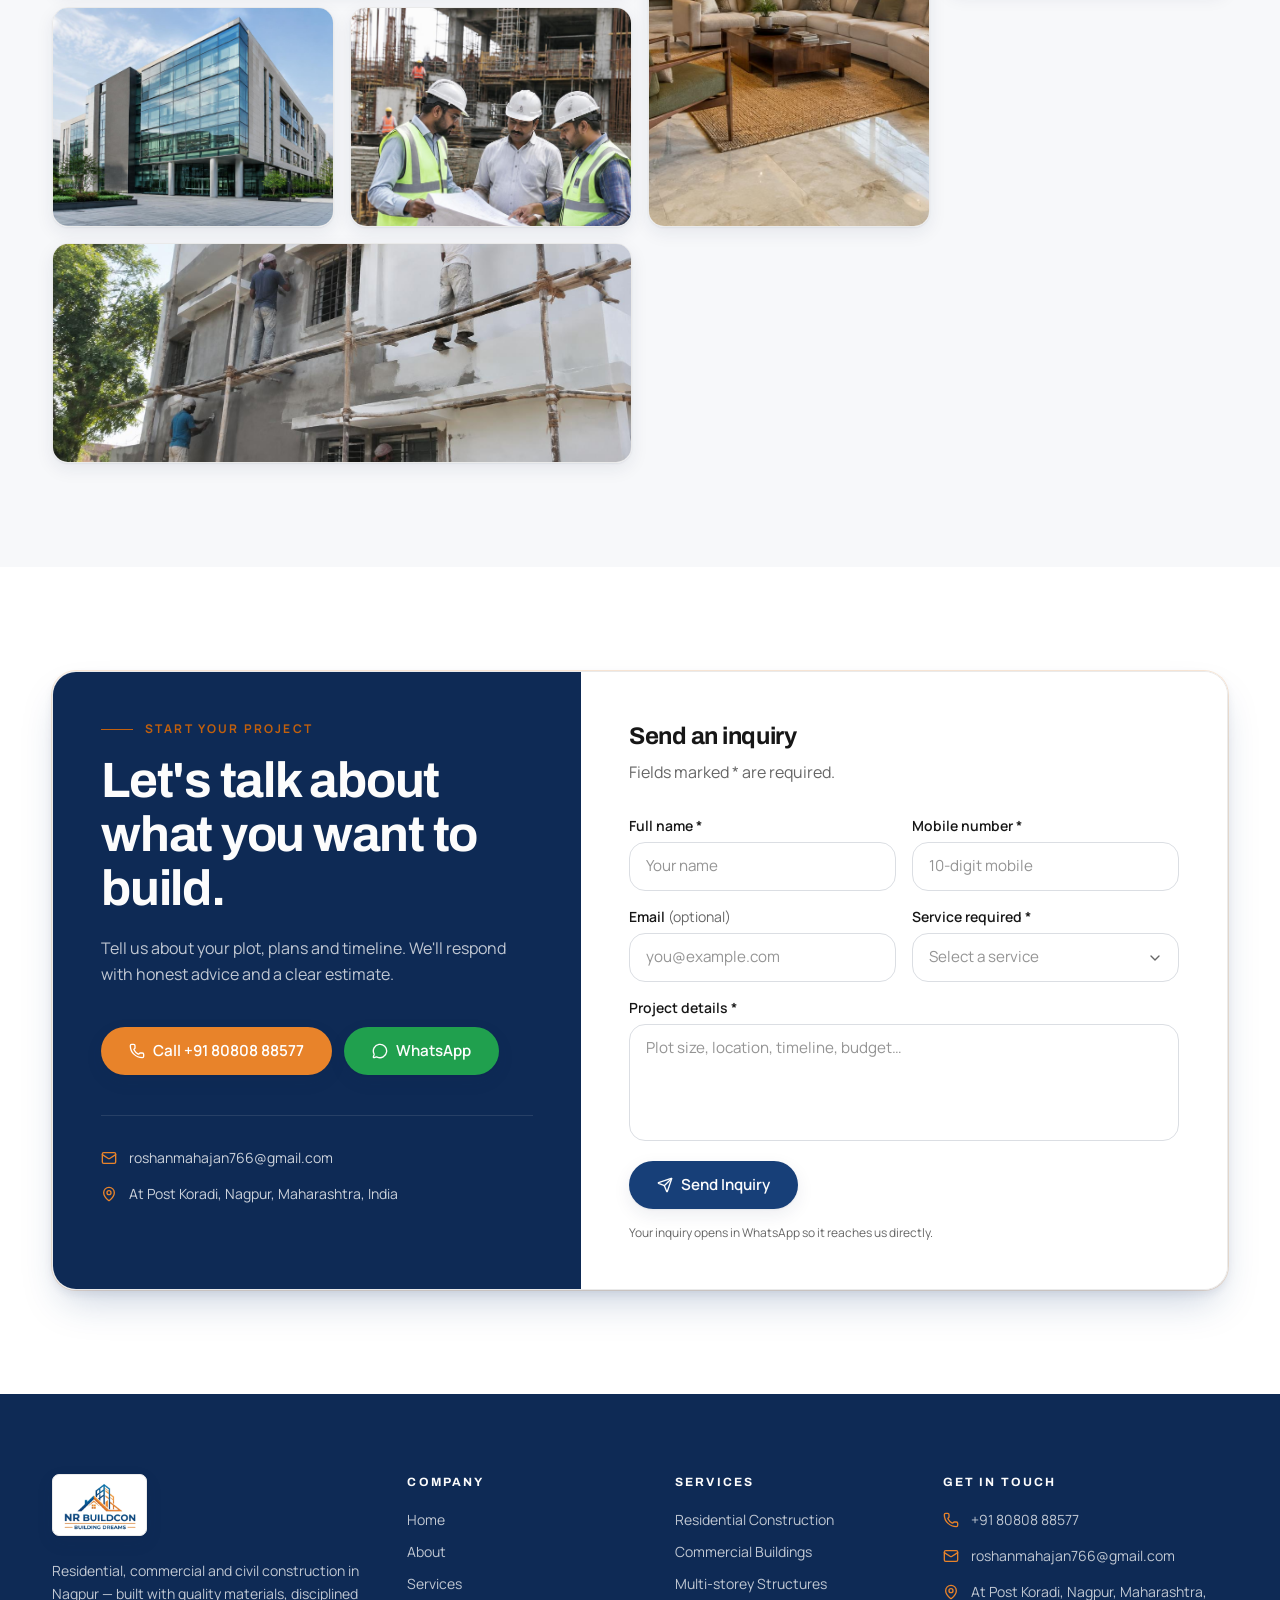
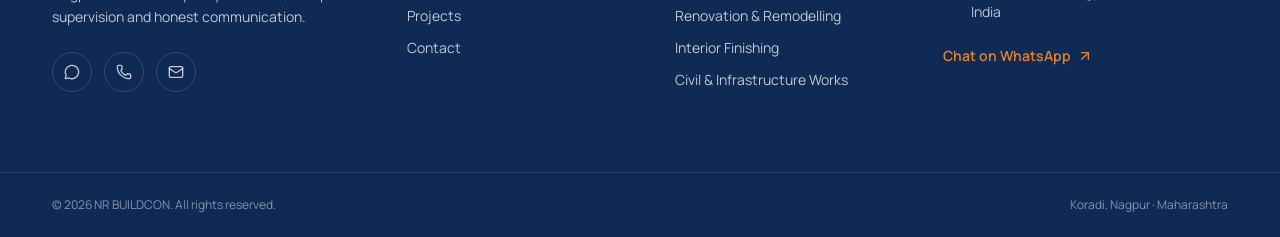
<file: projects.html>
<html lang="en"><head><meta charset="utf-8"><meta name="viewport" content="width=device-width, initial-scale=1"><link rel="stylesheet" href="styles/styles-ByvR9YDj.css" data-precedence="default"><title>Projects — NR BUILDCON, Nagpur</title><meta name="author" content="NR BUILDCON"><meta name="theme-color" content="#173f78"><meta name="description" content="Explore NR BUILDCON's residential, commercial, interior, infrastructure and renovation work in Nagpur and Maharashtra."><meta property="og:title" content="Projects by NR BUILDCON"><meta property="og:description" content="Residential, commercial, interior, infrastructure and renovation projects in Nagpur."><meta property="og:type" content="website"><meta name="twitter:card" content="summary_large_image"><link rel="icon" href="images/logo.png"><link rel="preconnect" href="https://fonts.googleapis.com"><link rel="preconnect" href="https://fonts.gstatic.com" crossorigin="anonymous">
<style>
	#lovable-badge {
		--badge-bg: #1b1b1b;
		--badge-text: #c5c1b9;
		--badge-text-hover: #dcdad5;
		--badge-radius: 6px;
		--badge-padding: 8px;
		--badge-gap: 6px;
		--badge-shadow: 
			0 0 0 1px rgba(0, 0, 0, 0.88),
			0 1px 0 0 rgba(0, 0, 0, 0.04),
			0 2px 2px -1px rgba(0, 0, 0, 0.08),
			0 4px 4px -2px rgba(0, 0, 0, 0.08),
			0 8px 8px -4px rgba(0, 0, 0, 0.08),
			0 16px 16px -8px rgba(0, 0, 0, 0.08);
		--badge-transition-duration: 0.2s;
		--badge-transition-easing: cubic-bezier(0.16, 1, 0.32, 1);
		--focus-color: #575ECF;
		--focus-offset: 2px;
		--focus-width: 2px;
		
		position: fixed;
		bottom: 12px;
		right: 12px;
		height: 24px;
		display: flex;
		align-items: center;
		z-index: 1000000;
		background-color: var(--badge-bg) !important;
		color: var(--badge-text) !important;
		border-radius: var(--badge-radius);
		box-shadow: var(--badge-shadow) !important;
		font-size: 12px;
		font-family: system-ui, -apple-system, BlinkMacSystemFont, 'Segoe UI', Roboto, sans-serif;
		font-weight: 400 !important;
		text-transform: none !important;
		font-feature-settings: normal !important;
		transform: translateZ(0);
		will-change: transform, opacity;
		transition: opacity var(--badge-transition-duration) var(--badge-transition-easing);
	}

	#lovable-badge.closing {
		opacity: 0;
		pointer-events: none;
	}

	#lovable-badge-cta {
		display: flex;
		align-items: baseline;
		gap: var(--badge-gap);
		box-sizing: border-box;
		padding: 4px var(--badge-padding) 0;
		height: 100%;
		color: inherit;
		text-decoration: none;
		white-space: nowrap;
		border-radius: var(--badge-radius) 0 0 var(--badge-radius);
		transition: 
			background-color var(--badge-transition-duration) ease,
			color var(--badge-transition-duration) ease,
			transform 0.1s ease;
	}

	#lovable-badge-cta:hover {
		background: rgba(255, 255, 255, 0.04);
		color: var(--badge-text-hover);
	}

	#lovable-badge-cta:active {
		transform: scale(0.98);
	}

	#lovable-badge-cta:focus {
		outline: none;
	}

	#lovable-badge-cta:focus-visible {
		outline: var(--focus-width) solid var(--focus-color);
		outline-offset: var(--focus-offset);
		z-index: 1;
	}

	#lovable-badge-text {
		line-height: 1;
	}

	/* The wordmark baseline sits at y=12 of the 16px logo; an empty 12px box
	   makes that the flex baseline so the text aligns to it on any system font. */
	#lovable-badge-logo {
		position: relative;
		display: block;
		width: 52px;
		height: 12px;
	}

	#lovable-badge-logo svg {
		position: absolute;
		top: 0;
		left: 0;
	}

	#lovable-badge-divider {
		width: 1px;
		height: 24px;
		background-color: rgba(255, 255, 255, 0.04);
		flex-shrink: 0;
	}

	#lovable-badge-close {
		width: 24px;
		height: 24px;
		min-width: 24px;
		min-height: 24px;
		cursor: pointer;
		background: none;
		border: none;
		padding: 0;
		display: flex;
		align-items: center;
		justify-content: center;
		border-radius: 0 var(--badge-radius) var(--badge-radius) 0;
		flex-shrink: 0;
		transition: 
			background-color var(--badge-transition-duration) ease,
			transform 0.1s ease;
	}

	#lovable-badge-close:hover {
		background: rgba(255, 255, 255, 0.04);
	}

	#lovable-badge-close:active {
		transform: scale(0.92);
	}

	#lovable-badge-close:focus {
		outline: none;
	}

	#lovable-badge-close:focus-visible {
		outline: var(--focus-width) solid var(--focus-color);
		outline-offset: calc(var(--focus-offset) * -1);
		z-index: 1;
	}

	#lovable-badge-close svg path {
		fill: var(--badge-text);
		transition: fill var(--badge-transition-duration) ease;
	}

	#lovable-badge-close:hover svg path {
		fill: var(--badge-text-hover);
	}

	@media (prefers-reduced-motion: reduce) {
		#lovable-badge,
		#lovable-badge-cta,
		#lovable-badge-close,
		#lovable-badge-close svg path {
			transition: none;
		}
		
		#lovable-badge-cta:active,
		#lovable-badge-close:active {
			transform: none;
		}
	}

	@media (prefers-contrast: high) {
		#lovable-badge {
			--badge-bg: #000;
			--badge-text: #fff;
			--badge-text-hover: #fff;
			border: 2px solid currentColor;
		}
		
		#lovable-badge-cta:focus-visible,
		#lovable-badge-close:focus-visible {
			outline-width: 3px;
		}
	}
</style>
<meta name="twitter:title" content="Projects by NR BUILDCON"><meta name="twitter:description" content="Residential, commercial, interior, infrastructure and renovation projects in Nagpur."><meta property="og:image" content="images/logo.png"><meta name="twitter:image" content="images/logo.png"><script>document.documentElement.classList.add("js");try{if(localStorage.getItem("nrb-theme")==="dark")document.documentElement.classList.add("dark")}catch(e){}</script><link rel="stylesheet" href="styles/fonts.css"><link rel="stylesheet" href="styles/custom.css"></head><body data-page="projects"><div class="flex min-h-screen flex-col"><div class="hidden bg-navy-deep text-on-image/75 lg:block"><div class="container-page flex h-10 items-center justify-between text-xs font-medium"><span class="inline-flex items-center gap-2"><svg xmlns="http://www.w3.org/2000/svg" width="24" height="24" viewBox="0 0 24 24" fill="none" stroke="currentColor" stroke-width="2" stroke-linecap="round" stroke-linejoin="round" class="lucide lucide-map-pin h-3.5 w-3.5 text-gold" aria-hidden="true"><path d="M20 10c0 4.993-5.539 10.193-7.399 11.799a1 1 0 0 1-1.202 0C9.539 20.193 4 14.993 4 10a8 8 0 0 1 16 0" /><circle cx="12" cy="10" r="3" /></svg>At Post Koradi, Nagpur, Maharashtra, India</span><div class="flex items-center gap-6"><a href="mailto:roshanmahajan766@gmail.com" class="inline-flex items-center gap-2 transition-colors hover:text-gold"><svg xmlns="http://www.w3.org/2000/svg" width="24" height="24" viewBox="0 0 24 24" fill="none" stroke="currentColor" stroke-width="2" stroke-linecap="round" stroke-linejoin="round" class="lucide lucide-mail h-3.5 w-3.5 text-gold" aria-hidden="true"><path d="m22 7-8.991 5.727a2 2 0 0 1-2.009 0L2 7" /><rect x="2" y="4" width="20" height="16" rx="2" /></svg>roshanmahajan766@gmail.com</a><a href="tel:8080888577" class="inline-flex items-center gap-2 transition-colors hover:text-gold"><svg xmlns="http://www.w3.org/2000/svg" width="24" height="24" viewBox="0 0 24 24" fill="none" stroke="currentColor" stroke-width="2" stroke-linecap="round" stroke-linejoin="round" class="lucide lucide-phone h-3.5 w-3.5 text-gold" aria-hidden="true"><path d="M13.832 16.568a1 1 0 0 0 1.213-.303l.355-.465A2 2 0 0 1 17 15h3a2 2 0 0 1 2 2v3a2 2 0 0 1-2 2A18 18 0 0 1 2 4a2 2 0 0 1 2-2h3a2 2 0 0 1 2 2v3a2 2 0 0 1-.8 1.6l-.468.351a1 1 0 0 0-.292 1.233 14 14 0 0 0 6.392 6.384" /></svg>+91 80808 88577</a></div></div></div><header class="sticky top-0 z-40 border-b transition-all duration-300 border-transparent bg-background"><div class="container-page flex h-[72px] items-center justify-between gap-4 md:h-20"><a aria-label="NR BUILDCON home" class="logo-img" href="index.html"><img src="images/logo.png" alt="NR BUILDCON logo" height="64"><span class="logo-wordmark"><strong>NR BUILDCON</strong><small>Building Dreams with Strength</small></span></a><nav aria-label="Primary" class="hidden items-center gap-1 md:flex"><a class="group relative px-3.5 py-2 text-sm font-semibold text-muted-foreground transition-colors hover:text-foreground data-[status=active]:text-foreground" href="index.html">Home<span class="absolute inset-x-3.5 -bottom-0.5 h-[2px] origin-left scale-x-0 bg-gold transition-transform duration-300 group-hover:scale-x-100 group-data-[status=active]:scale-x-100"></span></a><a class="group relative px-3.5 py-2 text-sm font-semibold text-muted-foreground transition-colors hover:text-foreground data-[status=active]:text-foreground" href="about.html">About<span class="absolute inset-x-3.5 -bottom-0.5 h-[2px] origin-left scale-x-0 bg-gold transition-transform duration-300 group-hover:scale-x-100 group-data-[status=active]:scale-x-100"></span></a><a class="group relative px-3.5 py-2 text-sm font-semibold text-muted-foreground transition-colors hover:text-foreground data-[status=active]:text-foreground" href="services.html">Services<span class="absolute inset-x-3.5 -bottom-0.5 h-[2px] origin-left scale-x-0 bg-gold transition-transform duration-300 group-hover:scale-x-100 group-data-[status=active]:scale-x-100"></span></a><a class="group relative px-3.5 py-2 text-sm font-semibold text-muted-foreground transition-colors hover:text-foreground data-[status=active]:text-foreground active" href="projects.html" data-status="active" aria-current="page">Projects<span class="absolute inset-x-3.5 -bottom-0.5 h-[2px] origin-left scale-x-0 bg-gold transition-transform duration-300 group-hover:scale-x-100 group-data-[status=active]:scale-x-100"></span></a><a class="group relative px-3.5 py-2 text-sm font-semibold text-muted-foreground transition-colors hover:text-foreground data-[status=active]:text-foreground" href="contact.html">Contact<span class="absolute inset-x-3.5 -bottom-0.5 h-[2px] origin-left scale-x-0 bg-gold transition-transform duration-300 group-hover:scale-x-100 group-data-[status=active]:scale-x-100"></span></a></nav><div class="flex items-center gap-2.5"><button type="button" aria-label="Toggle light and dark theme" class="relative h-10 w-10 items-center justify-center rounded-full border border-border bg-card text-foreground transition-all duration-300 hover:border-gold hover:text-gold active:scale-95 hidden md:inline-flex"><svg xmlns="http://www.w3.org/2000/svg" width="24" height="24" viewBox="0 0 24 24" fill="none" stroke="currentColor" stroke-width="2" stroke-linecap="round" stroke-linejoin="round" class="lucide lucide-sun h-[18px] w-[18px] rotate-0 scale-100 transition-transform duration-500 dark:-rotate-90 dark:scale-0" aria-hidden="true"><circle cx="12" cy="12" r="4" /><path d="M12 2v2" /><path d="M12 20v2" /><path d="m4.93 4.93 1.41 1.41" /><path d="m17.66 17.66 1.41 1.41" /><path d="M2 12h2" /><path d="M20 12h2" /><path d="m6.34 17.66-1.41 1.41" /><path d="m19.07 4.93-1.41 1.41" /></svg><svg xmlns="http://www.w3.org/2000/svg" width="24" height="24" viewBox="0 0 24 24" fill="none" stroke="currentColor" stroke-width="2" stroke-linecap="round" stroke-linejoin="round" class="lucide lucide-moon absolute h-[18px] w-[18px] rotate-90 scale-0 transition-transform duration-500 dark:rotate-0 dark:scale-100" aria-hidden="true"><path d="M20.985 12.486a9 9 0 1 1-9.473-9.472c.405-.022.617.46.402.803a6 6 0 0 0 8.268 8.268c.344-.215.825-.004.803.401" /></svg></button><a href="tel:8080888577" class="hidden items-center gap-2 px-2 text-sm font-semibold text-foreground transition-colors hover:text-gold xl:inline-flex"><svg xmlns="http://www.w3.org/2000/svg" width="24" height="24" viewBox="0 0 24 24" fill="none" stroke="currentColor" stroke-width="2" stroke-linecap="round" stroke-linejoin="round" class="lucide lucide-phone h-4 w-4 text-gold" aria-hidden="true"><path d="M13.832 16.568a1 1 0 0 0 1.213-.303l.355-.465A2 2 0 0 1 17 15h3a2 2 0 0 1 2 2v3a2 2 0 0 1-2 2A18 18 0 0 1 2 4a2 2 0 0 1 2-2h3a2 2 0 0 1 2 2v3a2 2 0 0 1-.8 1.6l-.468.351a1 1 0 0 0-.292 1.233 14 14 0 0 0 6.392 6.384" /></svg> <!-- -->+91 80808 88577</a><button class="items-center justify-center gap-2 whitespace-nowrap rounded-full text-sm font-semibold cursor-pointer transition-all duration-300 active:scale-[0.97] focus-visible:outline-none focus-visible:ring-1 focus-visible:ring-ring disabled:pointer-events-none disabled:opacity-50 disabled:cursor-not-allowed [&_svg]:pointer-events-none [&_svg]:size-4 [&_svg]:shrink-0 bg-primary text-primary-foreground shadow-card hover:bg-navy-deep hover:shadow-lift h-9 px-4 py-2 hidden md:inline-flex">Get a Quote</button><button class="inline-flex items-center justify-center gap-2 whitespace-nowrap rounded-full font-semibold cursor-pointer transition-all duration-300 active:scale-[0.97] focus-visible:outline-none focus-visible:ring-1 focus-visible:ring-ring disabled:pointer-events-none disabled:opacity-50 disabled:cursor-not-allowed [&_svg]:pointer-events-none [&_svg]:size-4 [&_svg]:shrink-0 bg-primary text-primary-foreground shadow-card hover:bg-navy-deep hover:shadow-lift h-9 px-4 text-xs md:hidden">Get Quote</button></div></div></header><main class="flex-1"><!--$--><section class="relative isolate overflow-hidden bg-overlay"><img src="images/project-commercial-CDKFK7fN.jpg" alt="" class="animate-slow-zoom absolute inset-0 -z-10 h-full w-full object-cover" width="1400" height="1000"><div class="hero-scrim absolute inset-0 -z-10"></div><div class="container-page pb-16 pt-20 md:pb-24 md:pt-32"><nav aria-label="Breadcrumb" class="animate-hero-rise flex items-center gap-2 text-xs font-semibold uppercase tracking-[0.16em] text-on-image/70"><a class="transition-colors hover:text-gold" href="index.html">Home</a><svg xmlns="http://www.w3.org/2000/svg" width="24" height="24" viewBox="0 0 24 24" fill="none" stroke="currentColor" stroke-width="2" stroke-linecap="round" stroke-linejoin="round" class="lucide lucide-chevron-right h-3.5 w-3.5" aria-hidden="true"><path d="m9 18 6-6-6-6" /></svg><span class="text-gold">Projects</span></nav><span class="eyebrow animate-hero-rise mt-8" style="animation-delay:80ms">Our Work</span><h1 class="heading-xl animate-hero-rise mt-4 max-w-4xl text-on-image" style="animation-delay:160ms">Projects built with precision.</h1><p class="animate-hero-rise mt-6 max-w-2xl text-base leading-relaxed text-on-image/80 md:text-lg" style="animation-delay:240ms">Browse our work by category — from family homes and commercial buildings to interiors and civil infrastructure.</p></div></section><section class="section-y bg-background"><div class="container-page"><div class="-mx-5 mb-10 overflow-x-auto px-5 md:mx-0 md:px-0"><div role="tablist" aria-label="Filter projects by category" class="flex w-max gap-2 md:w-auto md:flex-wrap"><button role="tab" aria-selected="true" class="inline-flex items-center gap-2 rounded-full border px-5 py-2.5 text-sm font-semibold transition-all duration-300 active:scale-95 border-primary bg-primary text-primary-foreground shadow-card">All<span class="text-xs text-primary-foreground/70">8</span></button><button role="tab" aria-selected="false" class="inline-flex items-center gap-2 rounded-full border px-5 py-2.5 text-sm font-semibold transition-all duration-300 active:scale-95 border-border bg-card text-muted-foreground hover:border-foreground/30 hover:text-foreground">Residential<span class="text-xs text-muted-foreground/70">3</span></button><button role="tab" aria-selected="false" class="inline-flex items-center gap-2 rounded-full border px-5 py-2.5 text-sm font-semibold transition-all duration-300 active:scale-95 border-border bg-card text-muted-foreground hover:border-foreground/30 hover:text-foreground">Commercial<span class="text-xs text-muted-foreground/70">2</span></button><button role="tab" aria-selected="false" class="inline-flex items-center gap-2 rounded-full border px-5 py-2.5 text-sm font-semibold transition-all duration-300 active:scale-95 border-border bg-card text-muted-foreground hover:border-foreground/30 hover:text-foreground">Interior<span class="text-xs text-muted-foreground/70">1</span></button><button role="tab" aria-selected="false" class="inline-flex items-center gap-2 rounded-full border px-5 py-2.5 text-sm font-semibold transition-all duration-300 active:scale-95 border-border bg-card text-muted-foreground hover:border-foreground/30 hover:text-foreground">Infrastructure<span class="text-xs text-muted-foreground/70">1</span></button><button role="tab" aria-selected="false" class="inline-flex items-center gap-2 rounded-full border px-5 py-2.5 text-sm font-semibold transition-all duration-300 active:scale-95 border-border bg-card text-muted-foreground hover:border-foreground/30 hover:text-foreground">Renovation<span class="text-xs text-muted-foreground/70">1</span></button></div></div><div class="grid gap-6 sm:grid-cols-2 lg:grid-cols-3"><div class="reveal" style="--reveal-delay:0ms"><article class="card-base group flex h-full flex-col overflow-hidden"><button type="button" aria-label="View Contemporary Family Villa" class="img-zoom relative aspect-[4/3] w-full"><img src="images/project-villa-CjxKbi48.jpg" alt="Contemporary Family Villa" loading="lazy" width="1408" height="1008" class="h-full w-full object-cover"><span class="absolute left-4 top-4 rounded-full bg-card/95 px-3 py-1 text-[0.7rem] font-bold uppercase tracking-[0.12em] text-foreground shadow-card">Residential</span><span class="absolute bottom-4 right-4 flex h-10 w-10 items-center justify-center rounded-full bg-card text-foreground shadow-card transition-transform duration-300 group-hover:scale-110"><svg xmlns="http://www.w3.org/2000/svg" width="24" height="24" viewBox="0 0 24 24" fill="none" stroke="currentColor" stroke-width="2" stroke-linecap="round" stroke-linejoin="round" class="lucide lucide-expand h-4 w-4" aria-hidden="true"><path d="m15 15 6 6" /><path d="m15 9 6-6" /><path d="M21 16v5h-5" /><path d="M21 8V3h-5" /><path d="M3 16v5h5" /><path d="m3 21 6-6" /><path d="M3 8V3h5" /><path d="M9 9 3 3" /></svg></span></button><div class="flex flex-1 flex-col p-6"><h3 class="font-display text-xl font-bold text-foreground">Contemporary Family Villa</h3><p class="mt-2 flex-1 leading-relaxed text-muted-foreground">Two-storey RCC home with wooden façade accents and landscaped frontage.</p><p class="mt-5 flex items-center gap-1.5 border-t border-border pt-4 text-sm font-medium text-muted-foreground"><svg xmlns="http://www.w3.org/2000/svg" width="24" height="24" viewBox="0 0 24 24" fill="none" stroke="currentColor" stroke-width="2" stroke-linecap="round" stroke-linejoin="round" class="lucide lucide-map-pin h-4 w-4 text-gold" aria-hidden="true"><path d="M20 10c0 4.993-5.539 10.193-7.399 11.799a1 1 0 0 1-1.202 0C9.539 20.193 4 14.993 4 10a8 8 0 0 1 16 0" /><circle cx="12" cy="10" r="3" /></svg> <!-- -->Nagpur</p></div></article></div><div class="reveal" style="--reveal-delay:90ms"><article class="card-base group flex h-full flex-col overflow-hidden"><button type="button" aria-label="View Commercial Office Block" class="img-zoom relative aspect-[4/3] w-full"><img src="images/project-commercial-CDKFK7fN.jpg" alt="Commercial Office Block" loading="lazy" width="1408" height="1008" class="h-full w-full object-cover"><span class="absolute left-4 top-4 rounded-full bg-card/95 px-3 py-1 text-[0.7rem] font-bold uppercase tracking-[0.12em] text-foreground shadow-card">Commercial</span><span class="absolute bottom-4 right-4 flex h-10 w-10 items-center justify-center rounded-full bg-card text-foreground shadow-card transition-transform duration-300 group-hover:scale-110"><svg xmlns="http://www.w3.org/2000/svg" width="24" height="24" viewBox="0 0 24 24" fill="none" stroke="currentColor" stroke-width="2" stroke-linecap="round" stroke-linejoin="round" class="lucide lucide-expand h-4 w-4" aria-hidden="true"><path d="m15 15 6 6" /><path d="m15 9 6-6" /><path d="M21 16v5h-5" /><path d="M21 8V3h-5" /><path d="M3 16v5h5" /><path d="m3 21 6-6" /><path d="M3 8V3h5" /><path d="M9 9 3 3" /></svg></span></button><div class="flex flex-1 flex-col p-6"><h3 class="font-display text-xl font-bold text-foreground">Commercial Office Block</h3><p class="mt-2 flex-1 leading-relaxed text-muted-foreground">Glass and stone-clad office building with a paved forecourt.</p><p class="mt-5 flex items-center gap-1.5 border-t border-border pt-4 text-sm font-medium text-muted-foreground"><svg xmlns="http://www.w3.org/2000/svg" width="24" height="24" viewBox="0 0 24 24" fill="none" stroke="currentColor" stroke-width="2" stroke-linecap="round" stroke-linejoin="round" class="lucide lucide-map-pin h-4 w-4 text-gold" aria-hidden="true"><path d="M20 10c0 4.993-5.539 10.193-7.399 11.799a1 1 0 0 1-1.202 0C9.539 20.193 4 14.993 4 10a8 8 0 0 1 16 0" /><circle cx="12" cy="10" r="3" /></svg> <!-- -->Nagpur</p></div></article></div><div class="reveal" style="--reveal-delay:180ms"><article class="card-base group flex h-full flex-col overflow-hidden"><button type="button" aria-label="View Multi-storey Residential Frame" class="img-zoom relative aspect-[4/3] w-full"><img src="images/project-apartment-Cws8MOHS.jpg" alt="Multi-storey Residential Frame" loading="lazy" width="1408" height="1008" class="h-full w-full object-cover"><span class="absolute left-4 top-4 rounded-full bg-card/95 px-3 py-1 text-[0.7rem] font-bold uppercase tracking-[0.12em] text-foreground shadow-card">Residential</span><span class="absolute bottom-4 right-4 flex h-10 w-10 items-center justify-center rounded-full bg-card text-foreground shadow-card transition-transform duration-300 group-hover:scale-110"><svg xmlns="http://www.w3.org/2000/svg" width="24" height="24" viewBox="0 0 24 24" fill="none" stroke="currentColor" stroke-width="2" stroke-linecap="round" stroke-linejoin="round" class="lucide lucide-expand h-4 w-4" aria-hidden="true"><path d="m15 15 6 6" /><path d="m15 9 6-6" /><path d="M21 16v5h-5" /><path d="M21 8V3h-5" /><path d="M3 16v5h5" /><path d="m3 21 6-6" /><path d="M3 8V3h5" /><path d="M9 9 3 3" /></svg></span></button><div class="flex flex-1 flex-col p-6"><h3 class="font-display text-xl font-bold text-foreground">Multi-storey Residential Frame</h3><p class="mt-2 flex-1 leading-relaxed text-muted-foreground">RCC frame, slab casting and masonry for a multi-floor residential building.</p><p class="mt-5 flex items-center gap-1.5 border-t border-border pt-4 text-sm font-medium text-muted-foreground"><svg xmlns="http://www.w3.org/2000/svg" width="24" height="24" viewBox="0 0 24 24" fill="none" stroke="currentColor" stroke-width="2" stroke-linecap="round" stroke-linejoin="round" class="lucide lucide-map-pin h-4 w-4 text-gold" aria-hidden="true"><path d="M20 10c0 4.993-5.539 10.193-7.399 11.799a1 1 0 0 1-1.202 0C9.539 20.193 4 14.993 4 10a8 8 0 0 1 16 0" /><circle cx="12" cy="10" r="3" /></svg> <!-- -->Nagpur</p></div></article></div><div class="reveal" style="--reveal-delay:0ms"><article class="card-base group flex h-full flex-col overflow-hidden"><button type="button" aria-label="View Living Space Interior Finish" class="img-zoom relative aspect-[4/3] w-full"><img src="images/project-interior-DW-XTQ8j.jpg" alt="Living Space Interior Finish" loading="lazy" width="1408" height="1008" class="h-full w-full object-cover"><span class="absolute left-4 top-4 rounded-full bg-card/95 px-3 py-1 text-[0.7rem] font-bold uppercase tracking-[0.12em] text-foreground shadow-card">Interior</span><span class="absolute bottom-4 right-4 flex h-10 w-10 items-center justify-center rounded-full bg-card text-foreground shadow-card transition-transform duration-300 group-hover:scale-110"><svg xmlns="http://www.w3.org/2000/svg" width="24" height="24" viewBox="0 0 24 24" fill="none" stroke="currentColor" stroke-width="2" stroke-linecap="round" stroke-linejoin="round" class="lucide lucide-expand h-4 w-4" aria-hidden="true"><path d="m15 15 6 6" /><path d="m15 9 6-6" /><path d="M21 16v5h-5" /><path d="M21 8V3h-5" /><path d="M3 16v5h5" /><path d="m3 21 6-6" /><path d="M3 8V3h5" /><path d="M9 9 3 3" /></svg></span></button><div class="flex flex-1 flex-col p-6"><h3 class="font-display text-xl font-bold text-foreground">Living Space Interior Finish</h3><p class="mt-2 flex-1 leading-relaxed text-muted-foreground">Marble flooring, wooden ceiling panels and complete interior finishing.</p><p class="mt-5 flex items-center gap-1.5 border-t border-border pt-4 text-sm font-medium text-muted-foreground"><svg xmlns="http://www.w3.org/2000/svg" width="24" height="24" viewBox="0 0 24 24" fill="none" stroke="currentColor" stroke-width="2" stroke-linecap="round" stroke-linejoin="round" class="lucide lucide-map-pin h-4 w-4 text-gold" aria-hidden="true"><path d="M20 10c0 4.993-5.539 10.193-7.399 11.799a1 1 0 0 1-1.202 0C9.539 20.193 4 14.993 4 10a8 8 0 0 1 16 0" /><circle cx="12" cy="10" r="3" /></svg> <!-- -->Nagpur</p></div></article></div><div class="reveal" style="--reveal-delay:90ms"><article class="card-base group flex h-full flex-col overflow-hidden"><button type="button" aria-label="View Concrete Road & Bridge Approach" class="img-zoom relative aspect-[4/3] w-full"><img src="images/project-infra-D1FNWyib.jpg" alt="Concrete Road & Bridge Approach" loading="lazy" width="1408" height="1008" class="h-full w-full object-cover"><span class="absolute left-4 top-4 rounded-full bg-card/95 px-3 py-1 text-[0.7rem] font-bold uppercase tracking-[0.12em] text-foreground shadow-card">Infrastructure</span><span class="absolute bottom-4 right-4 flex h-10 w-10 items-center justify-center rounded-full bg-card text-foreground shadow-card transition-transform duration-300 group-hover:scale-110"><svg xmlns="http://www.w3.org/2000/svg" width="24" height="24" viewBox="0 0 24 24" fill="none" stroke="currentColor" stroke-width="2" stroke-linecap="round" stroke-linejoin="round" class="lucide lucide-expand h-4 w-4" aria-hidden="true"><path d="m15 15 6 6" /><path d="m15 9 6-6" /><path d="M21 16v5h-5" /><path d="M21 8V3h-5" /><path d="M3 16v5h5" /><path d="m3 21 6-6" /><path d="M3 8V3h5" /><path d="M9 9 3 3" /></svg></span></button><div class="flex flex-1 flex-col p-6"><h3 class="font-display text-xl font-bold text-foreground">Concrete Road &amp; Bridge Approach</h3><p class="mt-2 flex-1 leading-relaxed text-muted-foreground">Rigid concrete pavement with crash barriers and finished edges.</p><p class="mt-5 flex items-center gap-1.5 border-t border-border pt-4 text-sm font-medium text-muted-foreground"><svg xmlns="http://www.w3.org/2000/svg" width="24" height="24" viewBox="0 0 24 24" fill="none" stroke="currentColor" stroke-width="2" stroke-linecap="round" stroke-linejoin="round" class="lucide lucide-map-pin h-4 w-4 text-gold" aria-hidden="true"><path d="M20 10c0 4.993-5.539 10.193-7.399 11.799a1 1 0 0 1-1.202 0C9.539 20.193 4 14.993 4 10a8 8 0 0 1 16 0" /><circle cx="12" cy="10" r="3" /></svg> <!-- -->Maharashtra</p></div></article></div><div class="reveal" style="--reveal-delay:180ms"><article class="card-base group flex h-full flex-col overflow-hidden"><button type="button" aria-label="View Exterior Refurbishment" class="img-zoom relative aspect-[4/3] w-full"><img src="images/project-renovation-DMWErHuR.jpg" alt="Exterior Refurbishment" loading="lazy" width="1408" height="1008" class="h-full w-full object-cover"><span class="absolute left-4 top-4 rounded-full bg-card/95 px-3 py-1 text-[0.7rem] font-bold uppercase tracking-[0.12em] text-foreground shadow-card">Renovation</span><span class="absolute bottom-4 right-4 flex h-10 w-10 items-center justify-center rounded-full bg-card text-foreground shadow-card transition-transform duration-300 group-hover:scale-110"><svg xmlns="http://www.w3.org/2000/svg" width="24" height="24" viewBox="0 0 24 24" fill="none" stroke="currentColor" stroke-width="2" stroke-linecap="round" stroke-linejoin="round" class="lucide lucide-expand h-4 w-4" aria-hidden="true"><path d="m15 15 6 6" /><path d="m15 9 6-6" /><path d="M21 16v5h-5" /><path d="M21 8V3h-5" /><path d="M3 16v5h5" /><path d="m3 21 6-6" /><path d="M3 8V3h5" /><path d="M9 9 3 3" /></svg></span></button><div class="flex flex-1 flex-col p-6"><h3 class="font-display text-xl font-bold text-foreground">Exterior Refurbishment</h3><p class="mt-2 flex-1 leading-relaxed text-muted-foreground">Re-plastering, waterproofing and repainting of an existing residence.</p><p class="mt-5 flex items-center gap-1.5 border-t border-border pt-4 text-sm font-medium text-muted-foreground"><svg xmlns="http://www.w3.org/2000/svg" width="24" height="24" viewBox="0 0 24 24" fill="none" stroke="currentColor" stroke-width="2" stroke-linecap="round" stroke-linejoin="round" class="lucide lucide-map-pin h-4 w-4 text-gold" aria-hidden="true"><path d="M20 10c0 4.993-5.539 10.193-7.399 11.799a1 1 0 0 1-1.202 0C9.539 20.193 4 14.993 4 10a8 8 0 0 1 16 0" /><circle cx="12" cy="10" r="3" /></svg> <!-- -->Koradi</p></div></article></div><div class="reveal" style="--reveal-delay:0ms"><article class="card-base group flex h-full flex-col overflow-hidden"><button type="button" aria-label="View Mid-rise Residential Building" class="img-zoom relative aspect-[4/3] w-full"><img src="images/hero-building-C_-jSldn.jpg" alt="Mid-rise Residential Building" loading="lazy" width="1408" height="1008" class="h-full w-full object-cover"><span class="absolute left-4 top-4 rounded-full bg-card/95 px-3 py-1 text-[0.7rem] font-bold uppercase tracking-[0.12em] text-foreground shadow-card">Residential</span><span class="absolute bottom-4 right-4 flex h-10 w-10 items-center justify-center rounded-full bg-card text-foreground shadow-card transition-transform duration-300 group-hover:scale-110"><svg xmlns="http://www.w3.org/2000/svg" width="24" height="24" viewBox="0 0 24 24" fill="none" stroke="currentColor" stroke-width="2" stroke-linecap="round" stroke-linejoin="round" class="lucide lucide-expand h-4 w-4" aria-hidden="true"><path d="m15 15 6 6" /><path d="m15 9 6-6" /><path d="M21 16v5h-5" /><path d="M21 8V3h-5" /><path d="M3 16v5h5" /><path d="m3 21 6-6" /><path d="M3 8V3h5" /><path d="M9 9 3 3" /></svg></span></button><div class="flex flex-1 flex-col p-6"><h3 class="font-display text-xl font-bold text-foreground">Mid-rise Residential Building</h3><p class="mt-2 flex-1 leading-relaxed text-muted-foreground">Exposed concrete and glass balconies on a modern mid-rise residence.</p><p class="mt-5 flex items-center gap-1.5 border-t border-border pt-4 text-sm font-medium text-muted-foreground"><svg xmlns="http://www.w3.org/2000/svg" width="24" height="24" viewBox="0 0 24 24" fill="none" stroke="currentColor" stroke-width="2" stroke-linecap="round" stroke-linejoin="round" class="lucide lucide-map-pin h-4 w-4 text-gold" aria-hidden="true"><path d="M20 10c0 4.993-5.539 10.193-7.399 11.799a1 1 0 0 1-1.202 0C9.539 20.193 4 14.993 4 10a8 8 0 0 1 16 0" /><circle cx="12" cy="10" r="3" /></svg> <!-- -->Nagpur</p></div></article></div><div class="reveal" style="--reveal-delay:90ms"><article class="card-base group flex h-full flex-col overflow-hidden"><button type="button" aria-label="View Slab Casting & Reinforcement" class="img-zoom relative aspect-[4/3] w-full"><img src="images/process-concrete-DuWQLD8g.jpg" alt="Slab Casting & Reinforcement" loading="lazy" width="1408" height="1008" class="h-full w-full object-cover"><span class="absolute left-4 top-4 rounded-full bg-card/95 px-3 py-1 text-[0.7rem] font-bold uppercase tracking-[0.12em] text-foreground shadow-card">Commercial</span><span class="absolute bottom-4 right-4 flex h-10 w-10 items-center justify-center rounded-full bg-card text-foreground shadow-card transition-transform duration-300 group-hover:scale-110"><svg xmlns="http://www.w3.org/2000/svg" width="24" height="24" viewBox="0 0 24 24" fill="none" stroke="currentColor" stroke-width="2" stroke-linecap="round" stroke-linejoin="round" class="lucide lucide-expand h-4 w-4" aria-hidden="true"><path d="m15 15 6 6" /><path d="m15 9 6-6" /><path d="M21 16v5h-5" /><path d="M21 8V3h-5" /><path d="M3 16v5h5" /><path d="m3 21 6-6" /><path d="M3 8V3h5" /><path d="M9 9 3 3" /></svg></span></button><div class="flex flex-1 flex-col p-6"><h3 class="font-display text-xl font-bold text-foreground">Slab Casting &amp; Reinforcement</h3><p class="mt-2 flex-1 leading-relaxed text-muted-foreground">Reinforcement detailing and concrete pour for a large commercial slab.</p><p class="mt-5 flex items-center gap-1.5 border-t border-border pt-4 text-sm font-medium text-muted-foreground"><svg xmlns="http://www.w3.org/2000/svg" width="24" height="24" viewBox="0 0 24 24" fill="none" stroke="currentColor" stroke-width="2" stroke-linecap="round" stroke-linejoin="round" class="lucide lucide-map-pin h-4 w-4 text-gold" aria-hidden="true"><path d="M20 10c0 4.993-5.539 10.193-7.399 11.799a1 1 0 0 1-1.202 0C9.539 20.193 4 14.993 4 10a8 8 0 0 1 16 0" /><circle cx="12" cy="10" r="3" /></svg> <!-- -->Nagpur</p></div></article></div></div></div></section><section class="section-y bg-surface"><div class="container-page"><div class="reveal mb-12 md:mb-16 flex flex-col gap-6 md:flex-row md:items-end md:justify-between" style="--reveal-delay:0ms"><div class="max-w-2xl"><span class="eyebrow">Project Gallery</span><h2 class="heading-lg mt-4 text-foreground">Moments from our sites.</h2><p class="mt-5 text-base leading-relaxed text-muted-foreground md:text-lg">Tap any image to view it larger.</p></div></div><div class="grid auto-rows-[150px] grid-cols-2 gap-3 sm:auto-rows-[190px] md:grid-cols-4 md:gap-4 lg:auto-rows-[220px]"><div class="reveal col-span-2 row-span-2" style="--reveal-delay:0ms"><button type="button" aria-label="Open image: Modern mid-rise residential building at sunset" class="img-zoom group relative block h-full w-full overflow-hidden rounded-xl border border-border shadow-card transition-transform active:scale-[0.98]"><img src="images/hero-building-C_-jSldn.jpg" alt="Modern mid-rise residential building at sunset" loading="lazy" class="h-full w-full object-cover"><span class="absolute inset-0 flex items-center justify-center bg-overlay/0 transition-colors duration-300 group-hover:bg-overlay/40"><span class="flex h-12 w-12 scale-75 items-center justify-center rounded-full bg-on-image text-foreground opacity-0 transition-all duration-300 group-hover:scale-100 group-hover:opacity-100"><svg xmlns="http://www.w3.org/2000/svg" width="24" height="24" viewBox="0 0 24 24" fill="none" stroke="currentColor" stroke-width="2" stroke-linecap="round" stroke-linejoin="round" class="lucide lucide-expand h-5 w-5" aria-hidden="true"><path d="m15 15 6 6" /><path d="m15 9 6-6" /><path d="M21 16v5h-5" /><path d="M21 8V3h-5" /><path d="M3 16v5h5" /><path d="m3 21 6-6" /><path d="M3 8V3h5" /><path d="M9 9 3 3" /></svg></span></span></button></div><div class="reveal" style="--reveal-delay:70ms"><button type="button" aria-label="Open image: Contemporary villa with landscaped garden" class="img-zoom group relative block h-full w-full overflow-hidden rounded-xl border border-border shadow-card transition-transform active:scale-[0.98]"><img src="images/project-villa-CjxKbi48.jpg" alt="Contemporary villa with landscaped garden" loading="lazy" class="h-full w-full object-cover"><span class="absolute inset-0 flex items-center justify-center bg-overlay/0 transition-colors duration-300 group-hover:bg-overlay/40"><span class="flex h-12 w-12 scale-75 items-center justify-center rounded-full bg-on-image text-foreground opacity-0 transition-all duration-300 group-hover:scale-100 group-hover:opacity-100"><svg xmlns="http://www.w3.org/2000/svg" width="24" height="24" viewBox="0 0 24 24" fill="none" stroke="currentColor" stroke-width="2" stroke-linecap="round" stroke-linejoin="round" class="lucide lucide-expand h-5 w-5" aria-hidden="true"><path d="m15 15 6 6" /><path d="m15 9 6-6" /><path d="M21 16v5h-5" /><path d="M21 8V3h-5" /><path d="M3 16v5h5" /><path d="m3 21 6-6" /><path d="M3 8V3h5" /><path d="M9 9 3 3" /></svg></span></span></button></div><div class="reveal" style="--reveal-delay:140ms"><button type="button" aria-label="Open image: Concrete pour over steel reinforcement" class="img-zoom group relative block h-full w-full overflow-hidden rounded-xl border border-border shadow-card transition-transform active:scale-[0.98]"><img src="images/process-concrete-DuWQLD8g.jpg" alt="Concrete pour over steel reinforcement" loading="lazy" class="h-full w-full object-cover"><span class="absolute inset-0 flex items-center justify-center bg-overlay/0 transition-colors duration-300 group-hover:bg-overlay/40"><span class="flex h-12 w-12 scale-75 items-center justify-center rounded-full bg-on-image text-foreground opacity-0 transition-all duration-300 group-hover:scale-100 group-hover:opacity-100"><svg xmlns="http://www.w3.org/2000/svg" width="24" height="24" viewBox="0 0 24 24" fill="none" stroke="currentColor" stroke-width="2" stroke-linecap="round" stroke-linejoin="round" class="lucide lucide-expand h-5 w-5" aria-hidden="true"><path d="m15 15 6 6" /><path d="m15 9 6-6" /><path d="M21 16v5h-5" /><path d="M21 8V3h-5" /><path d="M3 16v5h5" /><path d="m3 21 6-6" /><path d="M3 8V3h5" /><path d="M9 9 3 3" /></svg></span></span></button></div><div class="reveal row-span-2" style="--reveal-delay:210ms"><button type="button" aria-label="Open image: Finished living room with marble floor" class="img-zoom group relative block h-full w-full overflow-hidden rounded-xl border border-border shadow-card transition-transform active:scale-[0.98]"><img src="images/project-interior-DW-XTQ8j.jpg" alt="Finished living room with marble floor" loading="lazy" class="h-full w-full object-cover"><span class="absolute inset-0 flex items-center justify-center bg-overlay/0 transition-colors duration-300 group-hover:bg-overlay/40"><span class="flex h-12 w-12 scale-75 items-center justify-center rounded-full bg-on-image text-foreground opacity-0 transition-all duration-300 group-hover:scale-100 group-hover:opacity-100"><svg xmlns="http://www.w3.org/2000/svg" width="24" height="24" viewBox="0 0 24 24" fill="none" stroke="currentColor" stroke-width="2" stroke-linecap="round" stroke-linejoin="round" class="lucide lucide-expand h-5 w-5" aria-hidden="true"><path d="m15 15 6 6" /><path d="m15 9 6-6" /><path d="M21 16v5h-5" /><path d="M21 8V3h-5" /><path d="M3 16v5h5" /><path d="m3 21 6-6" /><path d="M3 8V3h5" /><path d="M9 9 3 3" /></svg></span></span></button></div><div class="reveal" style="--reveal-delay:0ms"><button type="button" aria-label="Open image: Multi-storey building under construction with tower crane" class="img-zoom group relative block h-full w-full overflow-hidden rounded-xl border border-border shadow-card transition-transform active:scale-[0.98]"><img src="images/project-apartment-Cws8MOHS.jpg" alt="Multi-storey building under construction with tower crane" loading="lazy" class="h-full w-full object-cover"><span class="absolute inset-0 flex items-center justify-center bg-overlay/0 transition-colors duration-300 group-hover:bg-overlay/40"><span class="flex h-12 w-12 scale-75 items-center justify-center rounded-full bg-on-image text-foreground opacity-0 transition-all duration-300 group-hover:scale-100 group-hover:opacity-100"><svg xmlns="http://www.w3.org/2000/svg" width="24" height="24" viewBox="0 0 24 24" fill="none" stroke="currentColor" stroke-width="2" stroke-linecap="round" stroke-linejoin="round" class="lucide lucide-expand h-5 w-5" aria-hidden="true"><path d="m15 15 6 6" /><path d="m15 9 6-6" /><path d="M21 16v5h-5" /><path d="M21 8V3h-5" /><path d="M3 16v5h5" /><path d="m3 21 6-6" /><path d="M3 8V3h5" /><path d="M9 9 3 3" /></svg></span></span></button></div><div class="reveal col-span-2 md:col-span-1" style="--reveal-delay:70ms"><button type="button" aria-label="Open image: Commercial office building with glass façade" class="img-zoom group relative block h-full w-full overflow-hidden rounded-xl border border-border shadow-card transition-transform active:scale-[0.98]"><img src="images/project-commercial-CDKFK7fN.jpg" alt="Commercial office building with glass façade" loading="lazy" class="h-full w-full object-cover"><span class="absolute inset-0 flex items-center justify-center bg-overlay/0 transition-colors duration-300 group-hover:bg-overlay/40"><span class="flex h-12 w-12 scale-75 items-center justify-center rounded-full bg-on-image text-foreground opacity-0 transition-all duration-300 group-hover:scale-100 group-hover:opacity-100"><svg xmlns="http://www.w3.org/2000/svg" width="24" height="24" viewBox="0 0 24 24" fill="none" stroke="currentColor" stroke-width="2" stroke-linecap="round" stroke-linejoin="round" class="lucide lucide-expand h-5 w-5" aria-hidden="true"><path d="m15 15 6 6" /><path d="m15 9 6-6" /><path d="M21 16v5h-5" /><path d="M21 8V3h-5" /><path d="M3 16v5h5" /><path d="m3 21 6-6" /><path d="M3 8V3h5" /><path d="M9 9 3 3" /></svg></span></span></button></div><div class="reveal" style="--reveal-delay:140ms"><button type="button" aria-label="Open image: Engineers reviewing drawings on site" class="img-zoom group relative block h-full w-full overflow-hidden rounded-xl border border-border shadow-card transition-transform active:scale-[0.98]"><img src="images/about-site-i-8DlW3L.jpg" alt="Engineers reviewing drawings on site" loading="lazy" class="h-full w-full object-cover"><span class="absolute inset-0 flex items-center justify-center bg-overlay/0 transition-colors duration-300 group-hover:bg-overlay/40"><span class="flex h-12 w-12 scale-75 items-center justify-center rounded-full bg-on-image text-foreground opacity-0 transition-all duration-300 group-hover:scale-100 group-hover:opacity-100"><svg xmlns="http://www.w3.org/2000/svg" width="24" height="24" viewBox="0 0 24 24" fill="none" stroke="currentColor" stroke-width="2" stroke-linecap="round" stroke-linejoin="round" class="lucide lucide-expand h-5 w-5" aria-hidden="true"><path d="m15 15 6 6" /><path d="m15 9 6-6" /><path d="M21 16v5h-5" /><path d="M21 8V3h-5" /><path d="M3 16v5h5" /><path d="m3 21 6-6" /><path d="M3 8V3h5" /><path d="M9 9 3 3" /></svg></span></span></button></div><div class="reveal col-span-2" style="--reveal-delay:210ms"><button type="button" aria-label="Open image: Exterior plastering and painting work" class="img-zoom group relative block h-full w-full overflow-hidden rounded-xl border border-border shadow-card transition-transform active:scale-[0.98]"><img src="images/project-renovation-DMWErHuR.jpg" alt="Exterior plastering and painting work" loading="lazy" class="h-full w-full object-cover"><span class="absolute inset-0 flex items-center justify-center bg-overlay/0 transition-colors duration-300 group-hover:bg-overlay/40"><span class="flex h-12 w-12 scale-75 items-center justify-center rounded-full bg-on-image text-foreground opacity-0 transition-all duration-300 group-hover:scale-100 group-hover:opacity-100"><svg xmlns="http://www.w3.org/2000/svg" width="24" height="24" viewBox="0 0 24 24" fill="none" stroke="currentColor" stroke-width="2" stroke-linecap="round" stroke-linejoin="round" class="lucide lucide-expand h-5 w-5" aria-hidden="true"><path d="m15 15 6 6" /><path d="m15 9 6-6" /><path d="M21 16v5h-5" /><path d="M21 8V3h-5" /><path d="M3 16v5h5" /><path d="m3 21 6-6" /><path d="M3 8V3h5" /><path d="M9 9 3 3" /></svg></span></span></button></div></div></div></section><section class="section-y bg-background"><div class="container-page"><div class="grid overflow-hidden rounded-3xl border border-border shadow-lift lg:grid-cols-[0.9fr_1.1fr]"><div class="reveal relative isolate bg-navy-deep p-8 text-on-image md:p-12" style="--reveal-delay:0ms"><span class="eyebrow">Start Your Project</span><h2 class="heading-lg mt-4 text-on-image">Let's talk about what you want to build.</h2><p class="mt-5 leading-relaxed text-on-image/75">Tell us about your plot, plans and timeline. We'll respond with honest advice and a clear estimate.</p><div class="mt-10 flex flex-col gap-3 sm:flex-row lg:flex-col xl:flex-row"><a href="tel:8080888577" class="inline-flex items-center justify-center gap-2 whitespace-nowrap rounded-full font-semibold cursor-pointer transition-all duration-300 active:scale-[0.97] focus-visible:outline-none focus-visible:ring-1 focus-visible:ring-ring disabled:pointer-events-none disabled:opacity-50 disabled:cursor-not-allowed [&_svg]:pointer-events-none [&_svg]:size-4 [&_svg]:shrink-0 bg-gold text-gold-foreground shadow-card hover:brightness-105 hover:shadow-lift h-12 px-7 text-[0.95rem]"><svg xmlns="http://www.w3.org/2000/svg" width="24" height="24" viewBox="0 0 24 24" fill="none" stroke="currentColor" stroke-width="2" stroke-linecap="round" stroke-linejoin="round" class="lucide lucide-phone" aria-hidden="true"><path d="M13.832 16.568a1 1 0 0 0 1.213-.303l.355-.465A2 2 0 0 1 17 15h3a2 2 0 0 1 2 2v3a2 2 0 0 1-2 2A18 18 0 0 1 2 4a2 2 0 0 1 2-2h3a2 2 0 0 1 2 2v3a2 2 0 0 1-.8 1.6l-.468.351a1 1 0 0 0-.292 1.233 14 14 0 0 0 6.392 6.384" /></svg> Call <!-- -->+91 80808 88577</a><a href="https://wa.me/918080888577" target="_blank" rel="noopener noreferrer" class="inline-flex items-center justify-center gap-2 whitespace-nowrap rounded-full font-semibold cursor-pointer transition-all duration-300 active:scale-[0.97] focus-visible:outline-none focus-visible:ring-1 focus-visible:ring-ring disabled:pointer-events-none disabled:opacity-50 disabled:cursor-not-allowed [&_svg]:pointer-events-none [&_svg]:size-4 [&_svg]:shrink-0 bg-whatsapp text-on-image shadow-card hover:brightness-110 h-12 px-7 text-[0.95rem]"><svg xmlns="http://www.w3.org/2000/svg" width="24" height="24" viewBox="0 0 24 24" fill="none" stroke="currentColor" stroke-width="2" stroke-linecap="round" stroke-linejoin="round" class="lucide lucide-message-circle" aria-hidden="true"><path d="M2.992 16.342a2 2 0 0 1 .094 1.167l-1.065 3.29a1 1 0 0 0 1.236 1.168l3.413-.998a2 2 0 0 1 1.099.092 10 10 0 1 0-4.777-4.719" /></svg> WhatsApp</a></div><ul class="mt-10 space-y-4 border-t border-on-image/10 pt-8 text-sm text-on-image/80"><li class="flex items-start gap-3"><svg xmlns="http://www.w3.org/2000/svg" width="24" height="24" viewBox="0 0 24 24" fill="none" stroke="currentColor" stroke-width="2" stroke-linecap="round" stroke-linejoin="round" class="lucide lucide-mail mt-0.5 h-4 w-4 shrink-0 text-gold" aria-hidden="true"><path d="m22 7-8.991 5.727a2 2 0 0 1-2.009 0L2 7" /><rect x="2" y="4" width="20" height="16" rx="2" /></svg><a href="mailto:roshanmahajan766@gmail.com" class="break-all hover:text-gold">roshanmahajan766@gmail.com</a></li><li class="flex items-start gap-3"><svg xmlns="http://www.w3.org/2000/svg" width="24" height="24" viewBox="0 0 24 24" fill="none" stroke="currentColor" stroke-width="2" stroke-linecap="round" stroke-linejoin="round" class="lucide lucide-map-pin mt-0.5 h-4 w-4 shrink-0 text-gold" aria-hidden="true"><path d="M20 10c0 4.993-5.539 10.193-7.399 11.799a1 1 0 0 1-1.202 0C9.539 20.193 4 14.993 4 10a8 8 0 0 1 16 0" /><circle cx="12" cy="10" r="3" /></svg>At Post Koradi, Nagpur, Maharashtra, India</li></ul></div><div class="reveal bg-card p-8 md:p-12" style="--reveal-delay:120ms"><h3 class="font-display text-2xl font-bold text-foreground">Send an inquiry</h3><p class="mt-2 mb-8 text-muted-foreground">Fields marked * are required.</p><form novalidate class="grid gap-4"><div class="grid gap-4 sm:grid-cols-2"><div><label for="inq-name" class="mb-1.5 block text-sm font-semibold text-foreground">Full name *</label><input id="inq-name" autocomplete="name" class="w-full rounded-xl border border-input bg-background px-4 py-3 text-[0.95rem] text-foreground placeholder:text-muted-foreground/70 transition-colors focus:border-primary focus:outline-none focus:ring-4 focus:ring-ring/20" placeholder="Your name" maxlength="80" aria-invalid="false" value=""></div><div><label for="inq-phone" class="mb-1.5 block text-sm font-semibold text-foreground">Mobile number *</label><input id="inq-phone" type="tel" inputmode="tel" autocomplete="tel" class="w-full rounded-xl border border-input bg-background px-4 py-3 text-[0.95rem] text-foreground placeholder:text-muted-foreground/70 transition-colors focus:border-primary focus:outline-none focus:ring-4 focus:ring-ring/20" placeholder="10-digit mobile" maxlength="16" aria-invalid="false" value=""></div></div><div class="grid gap-4 sm:grid-cols-2"><div><label for="inq-email" class="mb-1.5 block text-sm font-semibold text-foreground">Email <span class="font-normal text-muted-foreground">(optional)</span></label><input id="inq-email" type="email" autocomplete="email" class="w-full rounded-xl border border-input bg-background px-4 py-3 text-[0.95rem] text-foreground placeholder:text-muted-foreground/70 transition-colors focus:border-primary focus:outline-none focus:ring-4 focus:ring-ring/20" placeholder="you@example.com" maxlength="255" aria-invalid="false" value=""></div><div><label for="inq-service" class="mb-1.5 block text-sm font-semibold text-foreground">Service required *</label><div class="relative"><select id="inq-service" class="w-full rounded-xl border border-input bg-background px-4 py-3 text-[0.95rem] placeholder:text-muted-foreground/70 transition-colors focus:border-primary focus:outline-none focus:ring-4 focus:ring-ring/20 appearance-none pr-10 text-muted-foreground/70" aria-invalid="false"><option value="" selected>Select a service</option><option value="Residential Construction">Residential Construction</option><option value="Commercial Buildings">Commercial Buildings</option><option value="Multi-storey Structures">Multi-storey Structures</option><option value="Renovation & Remodelling">Renovation &amp; Remodelling</option><option value="Interior Finishing">Interior Finishing</option><option value="Civil & Infrastructure Works">Civil &amp; Infrastructure Works</option><option value="Other / Not sure yet">Other / Not sure yet</option></select><svg xmlns="http://www.w3.org/2000/svg" width="24" height="24" viewBox="0 0 24 24" fill="none" stroke="currentColor" stroke-width="2" stroke-linecap="round" stroke-linejoin="round" class="lucide lucide-chevron-down pointer-events-none absolute right-4 top-1/2 h-4 w-4 -translate-y-1/2 text-muted-foreground" aria-hidden="true"><path d="m6 9 6 6 6-6" /></svg></div></div></div><div><label for="inq-message" class="mb-1.5 block text-sm font-semibold text-foreground">Project details *</label><textarea id="inq-message" rows="4" class="w-full rounded-xl border border-input bg-background px-4 py-3 text-[0.95rem] text-foreground placeholder:text-muted-foreground/70 transition-colors focus:border-primary focus:outline-none focus:ring-4 focus:ring-ring/20 resize-none" placeholder="Plot size, location, timeline, budget…" maxlength="1000" aria-invalid="false"></textarea></div><button class="inline-flex items-center justify-center gap-2 whitespace-nowrap rounded-full font-semibold cursor-pointer transition-all duration-300 active:scale-[0.97] focus-visible:outline-none focus-visible:ring-1 focus-visible:ring-ring disabled:pointer-events-none disabled:opacity-50 disabled:cursor-not-allowed [&_svg]:pointer-events-none [&_svg]:size-4 [&_svg]:shrink-0 bg-primary text-primary-foreground shadow-card hover:bg-navy-deep hover:shadow-lift h-12 px-7 text-[0.95rem] mt-1 w-full sm:w-auto sm:justify-self-start" type="submit"><svg xmlns="http://www.w3.org/2000/svg" width="24" height="24" viewBox="0 0 24 24" fill="none" stroke="currentColor" stroke-width="2" stroke-linecap="round" stroke-linejoin="round" class="lucide lucide-send" aria-hidden="true"><path d="M14.536 21.686a.5.5 0 0 0 .937-.024l6.5-19a.496.496 0 0 0-.635-.635l-19 6.5a.5.5 0 0 0-.024.937l7.93 3.18a2 2 0 0 1 1.112 1.11z" /><path d="m21.854 2.147-10.94 10.939" /></svg> Send Inquiry</button><p class="text-xs text-muted-foreground">Your inquiry opens in WhatsApp so it reaches us directly.</p></form></div></div></div></section><!--/$--></main><div class="pb-mobile-nav bg-navy-deep"><footer class="bg-navy-deep text-on-image/75"><div class="container-page grid gap-12 py-16 md:grid-cols-2 md:py-20 lg:grid-cols-[1.4fr_1fr_1fr_1.3fr]"><div><a aria-label="NR BUILDCON home" class="logo-img" href="index.html"><img src="images/logo.png" alt="NR BUILDCON - Building Dreams" height="46"></a><p class="mt-6 max-w-sm text-sm leading-relaxed">Residential, commercial and civil construction in Nagpur — built with quality materials, disciplined supervision and honest communication.</p><div class="mt-6 flex gap-3"><a href="https://wa.me/918080888577" target="_blank" rel="noopener noreferrer" aria-label="WhatsApp" class="flex h-10 w-10 items-center justify-center rounded-full border border-on-image/15 transition-colors hover:border-gold hover:text-gold"><svg xmlns="http://www.w3.org/2000/svg" width="24" height="24" viewBox="0 0 24 24" fill="none" stroke="currentColor" stroke-width="2" stroke-linecap="round" stroke-linejoin="round" class="lucide lucide-message-circle h-4 w-4" aria-hidden="true"><path d="M2.992 16.342a2 2 0 0 1 .094 1.167l-1.065 3.29a1 1 0 0 0 1.236 1.168l3.413-.998a2 2 0 0 1 1.099.092 10 10 0 1 0-4.777-4.719" /></svg></a><a href="tel:8080888577" aria-label="Call" class="flex h-10 w-10 items-center justify-center rounded-full border border-on-image/15 transition-colors hover:border-gold hover:text-gold"><svg xmlns="http://www.w3.org/2000/svg" width="24" height="24" viewBox="0 0 24 24" fill="none" stroke="currentColor" stroke-width="2" stroke-linecap="round" stroke-linejoin="round" class="lucide lucide-phone h-4 w-4" aria-hidden="true"><path d="M13.832 16.568a1 1 0 0 0 1.213-.303l.355-.465A2 2 0 0 1 17 15h3a2 2 0 0 1 2 2v3a2 2 0 0 1-2 2A18 18 0 0 1 2 4a2 2 0 0 1 2-2h3a2 2 0 0 1 2 2v3a2 2 0 0 1-.8 1.6l-.468.351a1 1 0 0 0-.292 1.233 14 14 0 0 0 6.392 6.384" /></svg></a><a href="mailto:roshanmahajan766@gmail.com" aria-label="Email" class="flex h-10 w-10 items-center justify-center rounded-full border border-on-image/15 transition-colors hover:border-gold hover:text-gold"><svg xmlns="http://www.w3.org/2000/svg" width="24" height="24" viewBox="0 0 24 24" fill="none" stroke="currentColor" stroke-width="2" stroke-linecap="round" stroke-linejoin="round" class="lucide lucide-mail h-4 w-4" aria-hidden="true"><path d="m22 7-8.991 5.727a2 2 0 0 1-2.009 0L2 7" /><rect x="2" y="4" width="20" height="16" rx="2" /></svg></a></div></div><div><h3 class="text-xs font-bold uppercase tracking-[0.18em] text-on-image">Company</h3><ul class="mt-5 space-y-3 text-sm"><li><a class="transition-colors hover:text-gold" href="index.html">Home</a></li><li><a class="transition-colors hover:text-gold" href="about.html">About</a></li><li><a class="transition-colors hover:text-gold" href="services.html">Services</a></li><li><a class="transition-colors hover:text-gold active" href="projects.html" data-status="active" aria-current="page">Projects</a></li><li><a class="transition-colors hover:text-gold" href="contact.html">Contact</a></li></ul></div><div><h3 class="text-xs font-bold uppercase tracking-[0.18em] text-on-image">Services</h3><ul class="mt-5 space-y-3 text-sm"><li><a class="transition-colors hover:text-gold" href="services.html">Residential Construction</a></li><li><a class="transition-colors hover:text-gold" href="services.html">Commercial Buildings</a></li><li><a class="transition-colors hover:text-gold" href="services.html">Multi-storey Structures</a></li><li><a class="transition-colors hover:text-gold" href="services.html">Renovation &amp; Remodelling</a></li><li><a class="transition-colors hover:text-gold" href="services.html">Interior Finishing</a></li><li><a class="transition-colors hover:text-gold" href="services.html">Civil &amp; Infrastructure Works</a></li></ul></div><div><h3 class="text-xs font-bold uppercase tracking-[0.18em] text-on-image">Get in touch</h3><ul class="mt-5 space-y-4 text-sm"><li><a href="tel:8080888577" class="flex items-start gap-3 transition-colors hover:text-gold"><svg xmlns="http://www.w3.org/2000/svg" width="24" height="24" viewBox="0 0 24 24" fill="none" stroke="currentColor" stroke-width="2" stroke-linecap="round" stroke-linejoin="round" class="lucide lucide-phone mt-0.5 h-4 w-4 shrink-0 text-gold" aria-hidden="true"><path d="M13.832 16.568a1 1 0 0 0 1.213-.303l.355-.465A2 2 0 0 1 17 15h3a2 2 0 0 1 2 2v3a2 2 0 0 1-2 2A18 18 0 0 1 2 4a2 2 0 0 1 2-2h3a2 2 0 0 1 2 2v3a2 2 0 0 1-.8 1.6l-.468.351a1 1 0 0 0-.292 1.233 14 14 0 0 0 6.392 6.384" /></svg>+91 80808 88577</a></li><li><a href="mailto:roshanmahajan766@gmail.com" class="flex items-start gap-3 break-all transition-colors hover:text-gold"><svg xmlns="http://www.w3.org/2000/svg" width="24" height="24" viewBox="0 0 24 24" fill="none" stroke="currentColor" stroke-width="2" stroke-linecap="round" stroke-linejoin="round" class="lucide lucide-mail mt-0.5 h-4 w-4 shrink-0 text-gold" aria-hidden="true"><path d="m22 7-8.991 5.727a2 2 0 0 1-2.009 0L2 7" /><rect x="2" y="4" width="20" height="16" rx="2" /></svg>roshanmahajan766@gmail.com</a></li><li class="flex items-start gap-3"><svg xmlns="http://www.w3.org/2000/svg" width="24" height="24" viewBox="0 0 24 24" fill="none" stroke="currentColor" stroke-width="2" stroke-linecap="round" stroke-linejoin="round" class="lucide lucide-map-pin mt-0.5 h-4 w-4 shrink-0 text-gold" aria-hidden="true"><path d="M20 10c0 4.993-5.539 10.193-7.399 11.799a1 1 0 0 1-1.202 0C9.539 20.193 4 14.993 4 10a8 8 0 0 1 16 0" /><circle cx="12" cy="10" r="3" /></svg>At Post Koradi, Nagpur, Maharashtra, India</li></ul><a href="https://wa.me/918080888577" target="_blank" rel="noopener noreferrer" class="mt-6 inline-flex items-center gap-1.5 text-sm font-semibold text-gold hover:underline">Chat on WhatsApp <svg xmlns="http://www.w3.org/2000/svg" width="24" height="24" viewBox="0 0 24 24" fill="none" stroke="currentColor" stroke-width="2" stroke-linecap="round" stroke-linejoin="round" class="lucide lucide-arrow-up-right h-4 w-4" aria-hidden="true"><path d="M7 7h10v10" /><path d="M7 17 17 7" /></svg></a></div></div><div class="border-t border-on-image/10"><div class="container-page flex flex-col gap-2 py-6 text-xs text-on-image/50 md:flex-row md:items-center md:justify-between"><span>© <!-- -->2026<!-- --> <!-- -->NR BUILDCON<!-- -->. All rights reserved.</span><span>Koradi, Nagpur · Maharashtra</span></div></div></footer></div></div><div class="md:hidden"><nav aria-label="Mobile" class="fixed inset-x-3 z-50 rounded-full border border-border bg-card/95 p-1.5 shadow-float backdrop-blur-md" style="bottom:calc(0.75rem + env(safe-area-inset-bottom))"><div class="relative grid grid-cols-5"><span aria-hidden="true" class="absolute inset-y-0 left-0 w-1/5 p-0 transition-transform duration-500 ease-[cubic-bezier(0.2,0.8,0.2,1)]" style="transform:translateX(300%)"><span class="block h-full w-full rounded-full bg-primary"></span></span><a class="relative z-10 flex flex-col items-center justify-center gap-0.5 rounded-full py-2 text-[0.66rem] font-semibold transition-colors duration-300 active:scale-95 text-muted-foreground" href="index.html"><svg xmlns="http://www.w3.org/2000/svg" width="24" height="24" viewBox="0 0 24 24" fill="none" stroke="currentColor" stroke-width="2" stroke-linecap="round" stroke-linejoin="round" class="lucide lucide-house h-5 w-5 transition-transform duration-300" aria-hidden="true"><path d="M15 21v-8a1 1 0 0 0-1-1h-4a1 1 0 0 0-1 1v8" /><path d="M3 10a2 2 0 0 1 .709-1.528l7-6a2 2 0 0 1 2.582 0l7 6A2 2 0 0 1 21 10v9a2 2 0 0 1-2 2H5a2 2 0 0 1-2-2z" /></svg>Home</a><a class="relative z-10 flex flex-col items-center justify-center gap-0.5 rounded-full py-2 text-[0.66rem] font-semibold transition-colors duration-300 active:scale-95 text-muted-foreground" href="about.html"><svg xmlns="http://www.w3.org/2000/svg" width="24" height="24" viewBox="0 0 24 24" fill="none" stroke="currentColor" stroke-width="2" stroke-linecap="round" stroke-linejoin="round" class="lucide lucide-info h-5 w-5 transition-transform duration-300" aria-hidden="true"><circle cx="12" cy="12" r="10" /><path d="M12 16v-4" /><path d="M12 8h.01" /></svg>About</a><a class="relative z-10 flex flex-col items-center justify-center gap-0.5 rounded-full py-2 text-[0.66rem] font-semibold transition-colors duration-300 active:scale-95 text-muted-foreground" href="services.html"><svg xmlns="http://www.w3.org/2000/svg" width="24" height="24" viewBox="0 0 24 24" fill="none" stroke="currentColor" stroke-width="2" stroke-linecap="round" stroke-linejoin="round" class="lucide lucide-briefcase h-5 w-5 transition-transform duration-300" aria-hidden="true"><path d="M16 20V4a2 2 0 0 0-2-2h-4a2 2 0 0 0-2 2v16" /><rect width="20" height="14" x="2" y="6" rx="2" /></svg>Services</a><a class="relative z-10 flex flex-col items-center justify-center gap-0.5 rounded-full py-2 text-[0.66rem] font-semibold transition-colors duration-300 active:scale-95 text-primary-foreground active" href="projects.html" data-status="active" aria-current="page"><svg xmlns="http://www.w3.org/2000/svg" width="24" height="24" viewBox="0 0 24 24" fill="none" stroke="currentColor" stroke-width="2" stroke-linecap="round" stroke-linejoin="round" class="lucide lucide-building2 lucide-building-2 h-5 w-5 transition-transform duration-300 -translate-y-px" aria-hidden="true"><path d="M10 12h4" /><path d="M10 8h4" /><path d="M14 21v-3a2 2 0 0 0-4 0v3" /><path d="M6 10H4a2 2 0 0 0-2 2v7a2 2 0 0 0 2 2h16a2 2 0 0 0 2-2V9a2 2 0 0 0-2-2h-2" /><path d="M6 21V5a2 2 0 0 1 2-2h8a2 2 0 0 1 2 2v16" /></svg>Projects</a><button type="button" aria-expanded="false" class="relative z-10 flex flex-col items-center justify-center gap-0.5 rounded-full py-2 text-[0.66rem] font-semibold transition-colors duration-300 active:scale-95 text-muted-foreground"><svg xmlns="http://www.w3.org/2000/svg" width="24" height="24" viewBox="0 0 24 24" fill="none" stroke="currentColor" stroke-width="2" stroke-linecap="round" stroke-linejoin="round" class="lucide lucide-layout-grid h-5 w-5" aria-hidden="true"><rect width="7" height="7" x="3" y="3" rx="1" /><rect width="7" height="7" x="14" y="3" rx="1" /><rect width="7" height="7" x="14" y="14" rx="1" /><rect width="7" height="7" x="3" y="14" rx="1" /></svg>More</button></div></nav></div>


<a class="nb-wa" href="https://wa.me/918080888577" target="_blank" rel="noopener" aria-label="Chat on WhatsApp"><svg viewBox="0 0 32 32" aria-hidden="true" focusable="false"><path fill="currentColor" d="M19.11 17.53c-.27-.13-1.6-.79-1.85-.88-.25-.09-.43-.13-.61.13-.18.27-.7.88-.86 1.06-.16.18-.32.2-.59.07-.27-.13-1.13-.42-2.15-1.33-.79-.7-1.33-1.57-1.49-1.84-.16-.27-.02-.42.12-.55.12-.12.27-.32.4-.48.13-.16.18-.27.27-.45.09-.18.05-.34-.02-.47-.07-.13-.61-1.47-.84-2.01-.22-.53-.45-.46-.61-.47h-.52c-.18 0-.47.07-.72.34-.25.27-.95.93-.95 2.27s.97 2.63 1.11 2.81c.13.18 1.91 2.92 4.63 4.09.65.28 1.16.45 1.56.58.66.21 1.26.18 1.73.11.53-.08 1.6-.65 1.83-1.28.22-.63.22-1.17.16-1.28-.07-.11-.25-.18-.52-.31z"/><path fill="currentColor" d="M16.03 3.2A12.72 12.72 0 0 0 5.1 22.43L3.3 28.8l6.53-1.71A12.72 12.72 0 1 0 16.03 3.2zm0 23.13c-1.94 0-3.84-.52-5.5-1.51l-.39-.23-3.87 1.02 1.03-3.77-.25-.39a10.48 10.48 0 1 1 8.98 4.88z"/></svg></a><script src="app.js" defer></script></body></html>
</file>
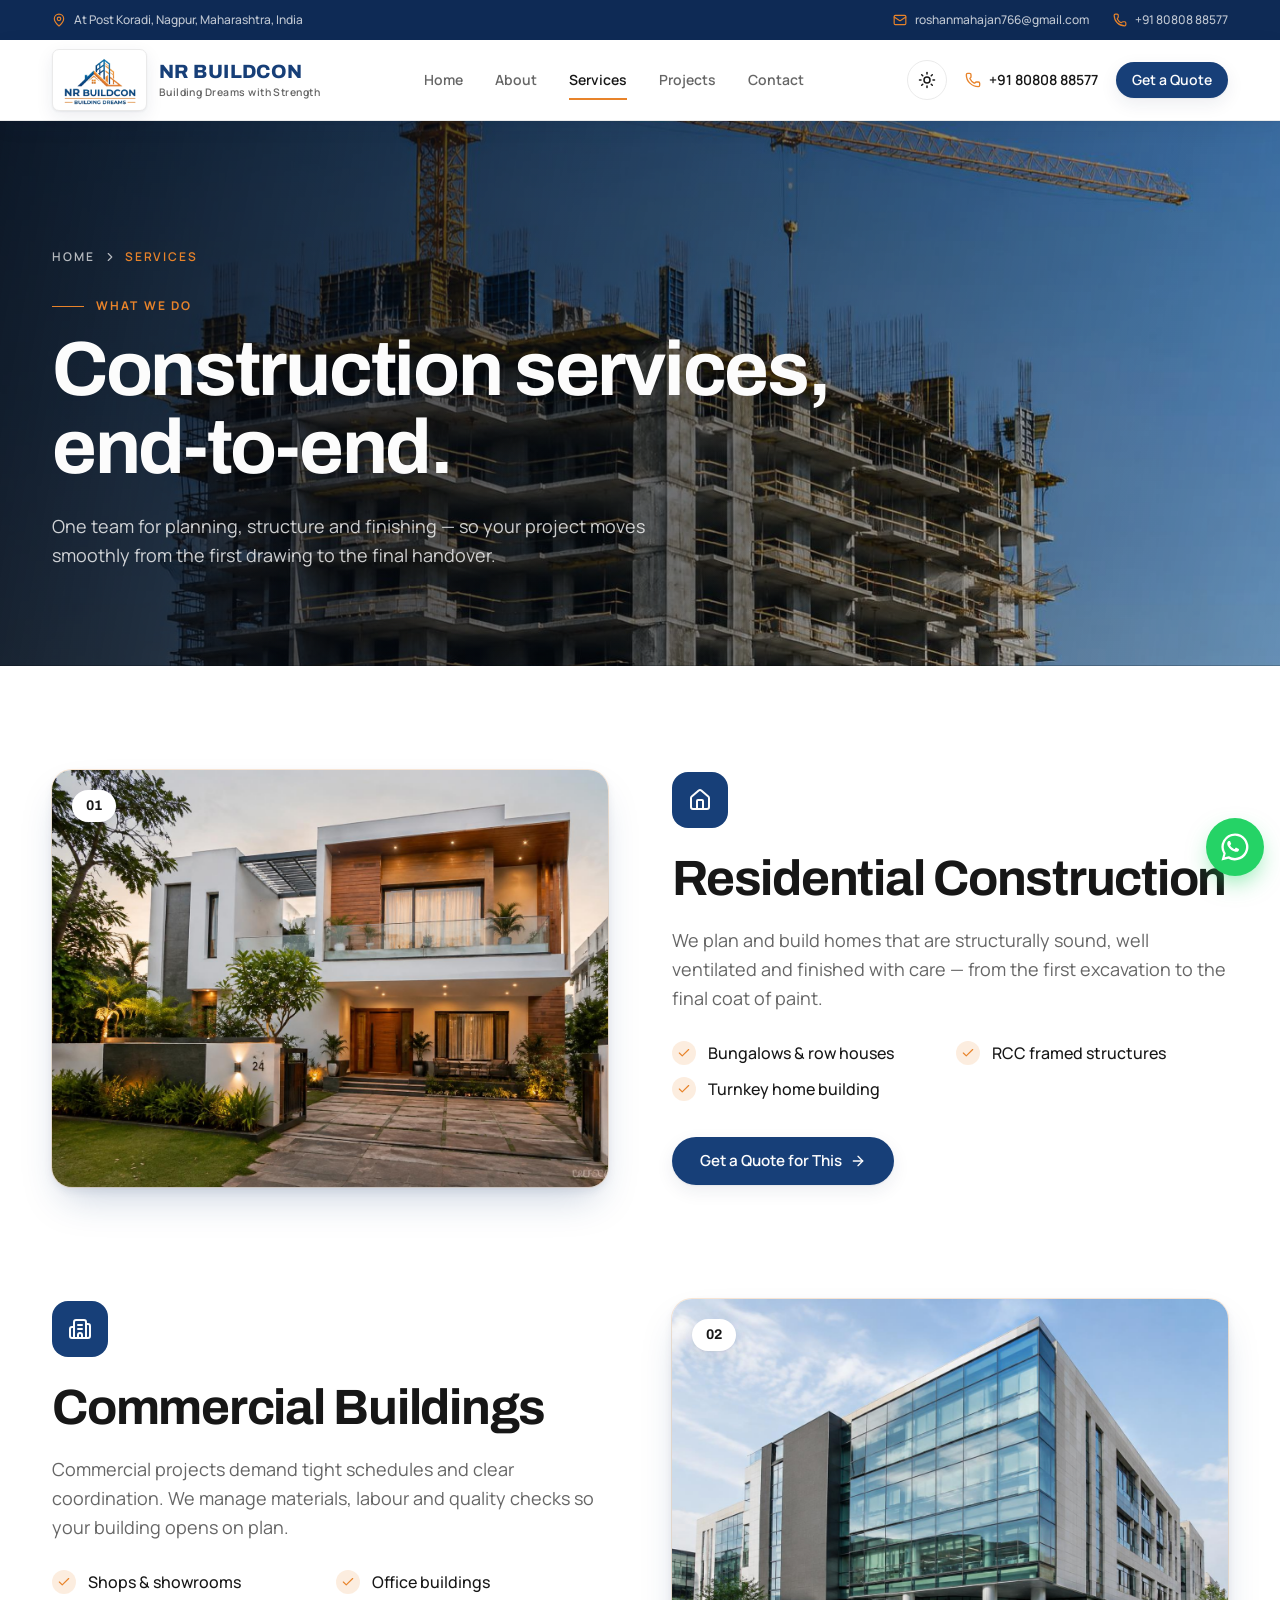
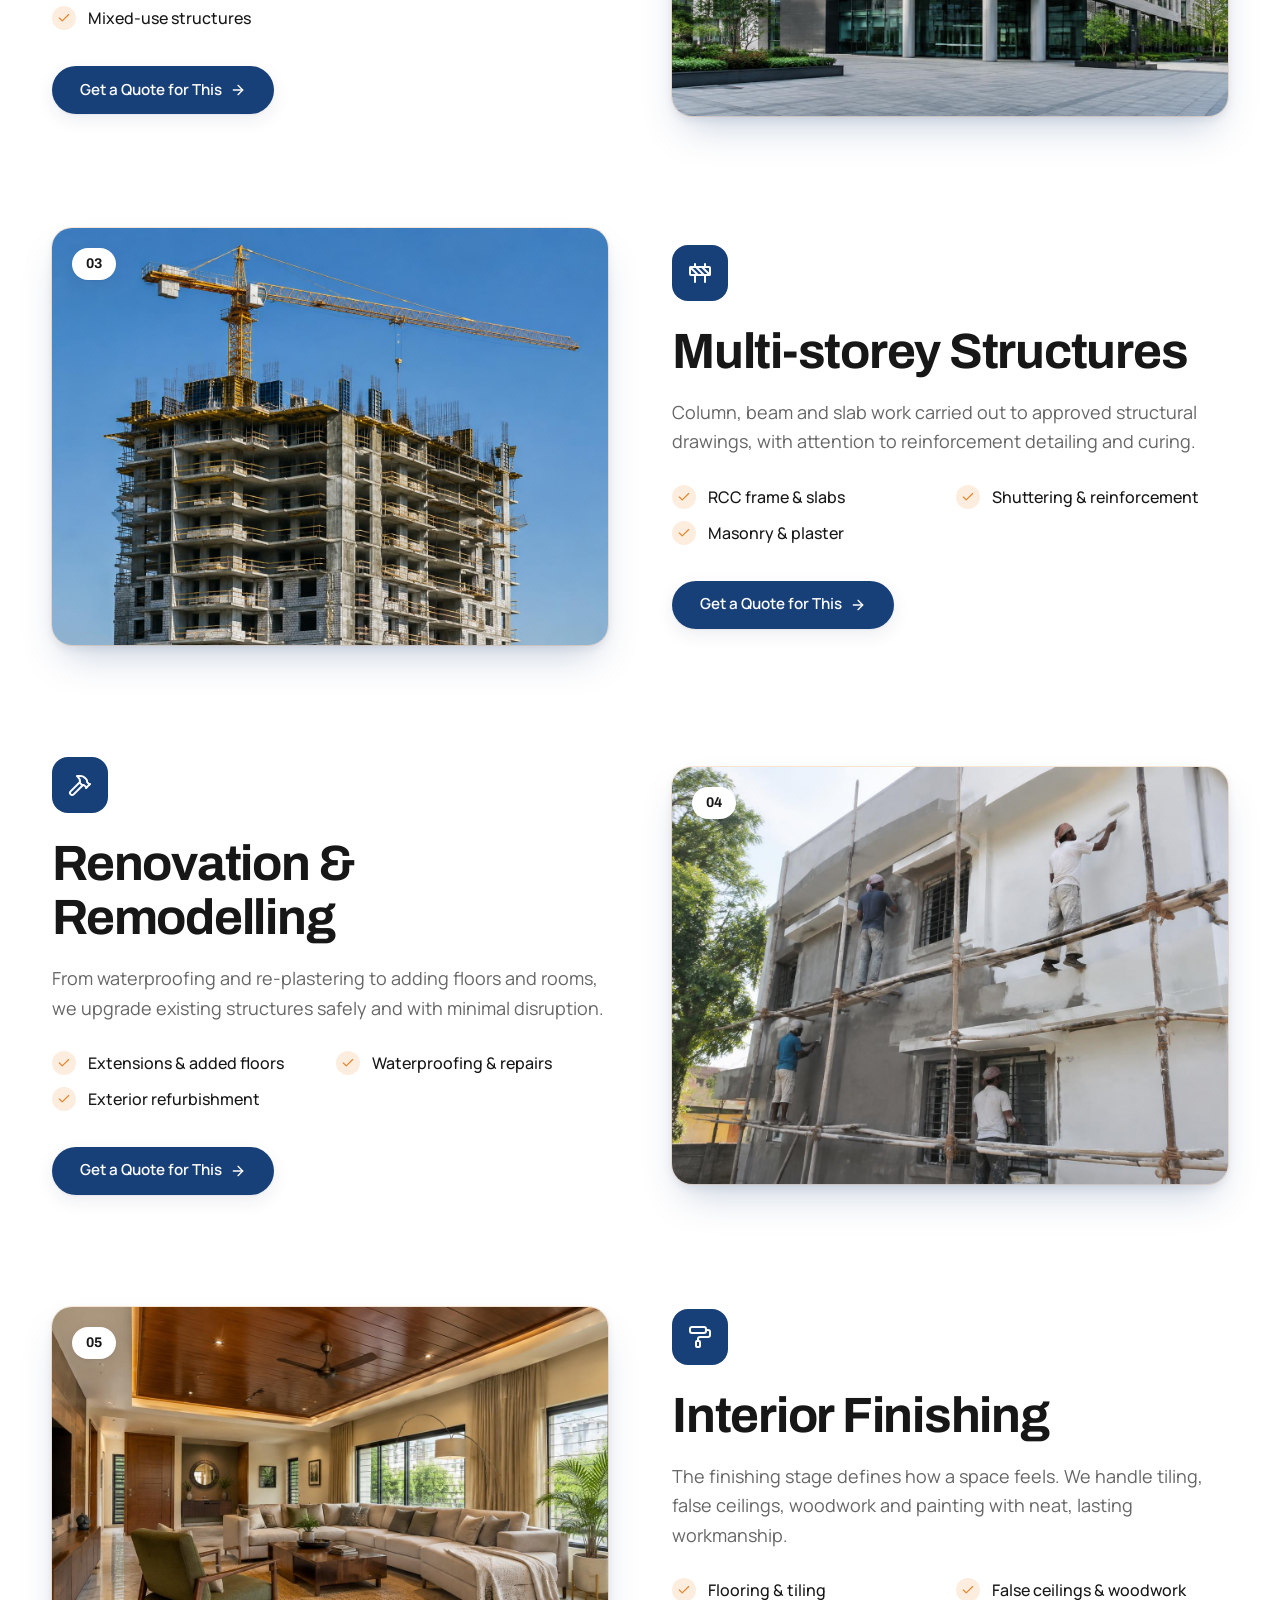
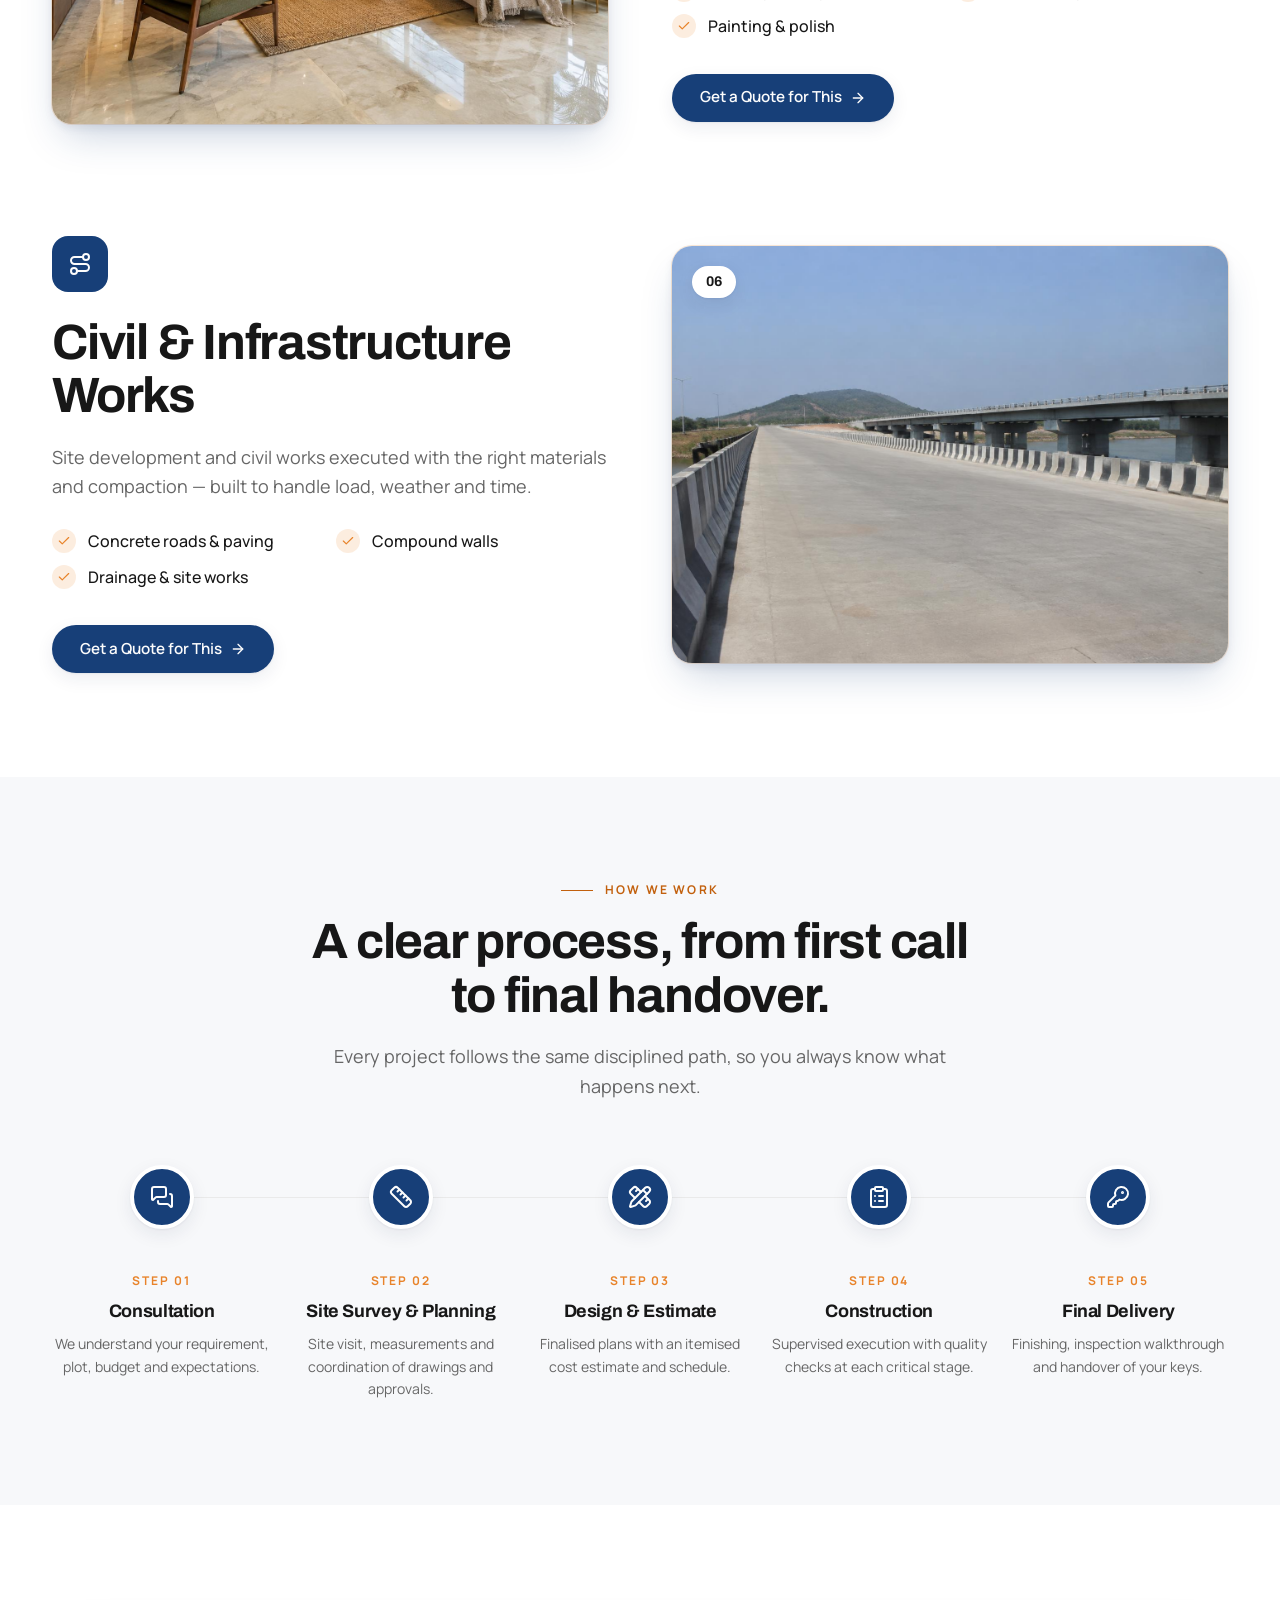
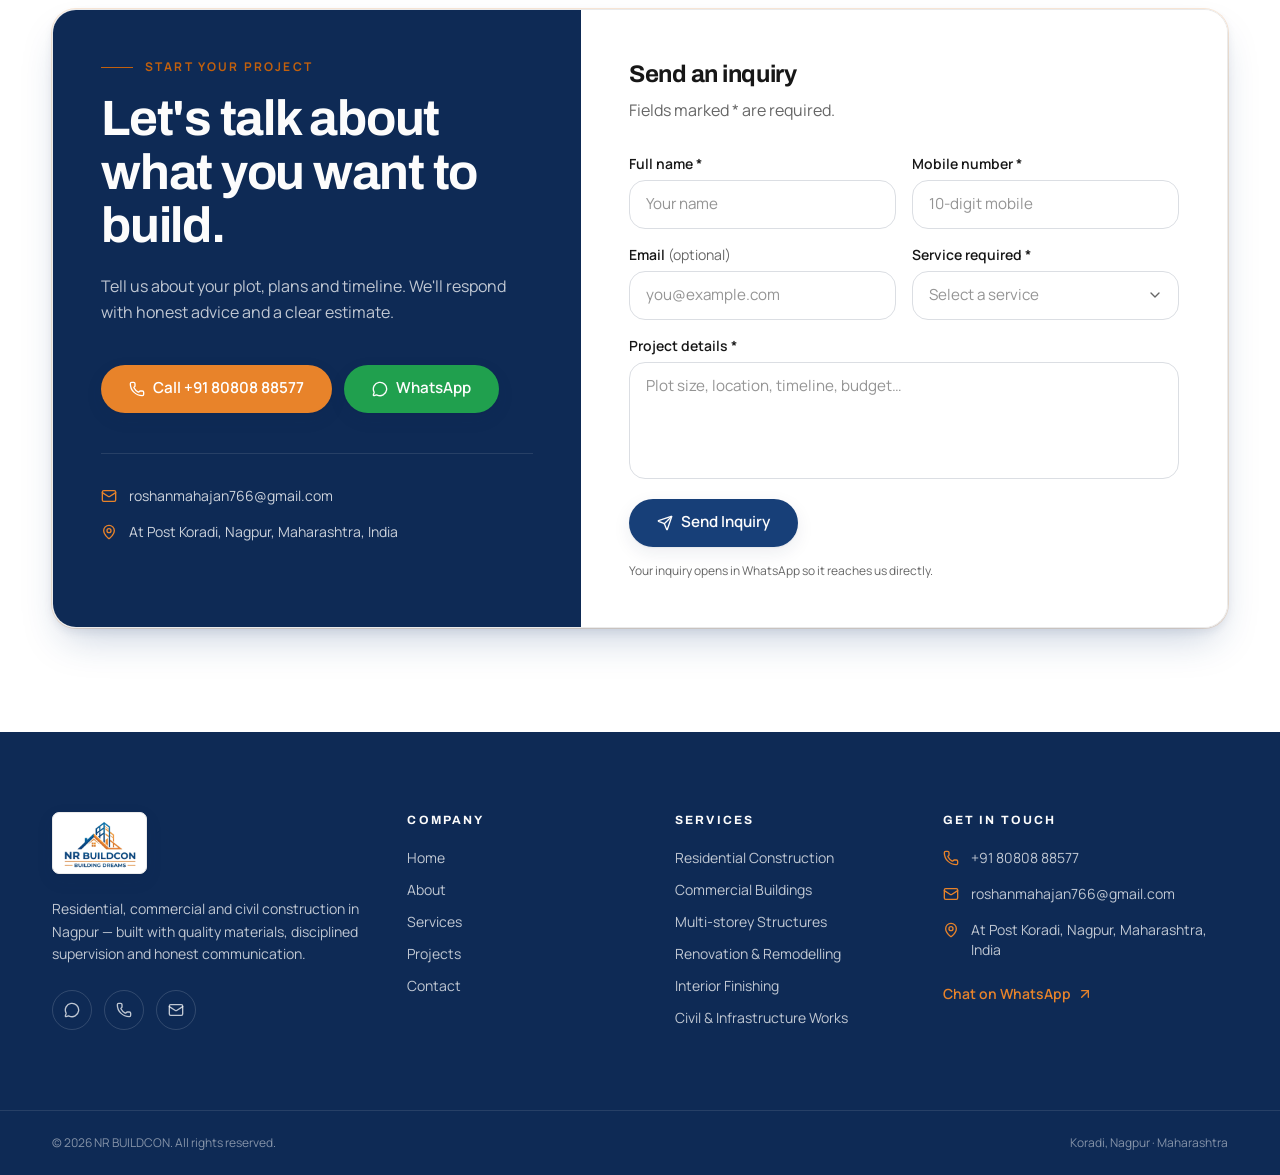
<file: services.html>
<html lang="en"><head><meta charset="utf-8"><meta name="viewport" content="width=device-width, initial-scale=1"><link rel="stylesheet" href="styles/styles-ByvR9YDj.css" data-precedence="default"><title>Construction Services — NR BUILDCON, Nagpur</title><meta name="author" content="NR BUILDCON"><meta name="theme-color" content="#173f78"><meta name="description" content="Residential construction, commercial buildings, multi-storey RCC work, renovation, interior finishing and civil works in Nagpur."><meta property="og:title" content="Construction Services by NR BUILDCON"><meta property="og:description" content="From foundation to finish — homes, commercial buildings, renovation, interiors and civil works in Nagpur."><meta property="og:type" content="website"><meta name="twitter:card" content="summary_large_image"><link rel="icon" href="images/logo.png"><link rel="preconnect" href="https://fonts.googleapis.com"><link rel="preconnect" href="https://fonts.gstatic.com" crossorigin="anonymous">
<style>
	#lovable-badge {
		--badge-bg: #1b1b1b;
		--badge-text: #c5c1b9;
		--badge-text-hover: #dcdad5;
		--badge-radius: 6px;
		--badge-padding: 8px;
		--badge-gap: 6px;
		--badge-shadow: 
			0 0 0 1px rgba(0, 0, 0, 0.88),
			0 1px 0 0 rgba(0, 0, 0, 0.04),
			0 2px 2px -1px rgba(0, 0, 0, 0.08),
			0 4px 4px -2px rgba(0, 0, 0, 0.08),
			0 8px 8px -4px rgba(0, 0, 0, 0.08),
			0 16px 16px -8px rgba(0, 0, 0, 0.08);
		--badge-transition-duration: 0.2s;
		--badge-transition-easing: cubic-bezier(0.16, 1, 0.32, 1);
		--focus-color: #575ECF;
		--focus-offset: 2px;
		--focus-width: 2px;
		
		position: fixed;
		bottom: 12px;
		right: 12px;
		height: 24px;
		display: flex;
		align-items: center;
		z-index: 1000000;
		background-color: var(--badge-bg) !important;
		color: var(--badge-text) !important;
		border-radius: var(--badge-radius);
		box-shadow: var(--badge-shadow) !important;
		font-size: 12px;
		font-family: system-ui, -apple-system, BlinkMacSystemFont, 'Segoe UI', Roboto, sans-serif;
		font-weight: 400 !important;
		text-transform: none !important;
		font-feature-settings: normal !important;
		transform: translateZ(0);
		will-change: transform, opacity;
		transition: opacity var(--badge-transition-duration) var(--badge-transition-easing);
	}

	#lovable-badge.closing {
		opacity: 0;
		pointer-events: none;
	}

	#lovable-badge-cta {
		display: flex;
		align-items: baseline;
		gap: var(--badge-gap);
		box-sizing: border-box;
		padding: 4px var(--badge-padding) 0;
		height: 100%;
		color: inherit;
		text-decoration: none;
		white-space: nowrap;
		border-radius: var(--badge-radius) 0 0 var(--badge-radius);
		transition: 
			background-color var(--badge-transition-duration) ease,
			color var(--badge-transition-duration) ease,
			transform 0.1s ease;
	}

	#lovable-badge-cta:hover {
		background: rgba(255, 255, 255, 0.04);
		color: var(--badge-text-hover);
	}

	#lovable-badge-cta:active {
		transform: scale(0.98);
	}

	#lovable-badge-cta:focus {
		outline: none;
	}

	#lovable-badge-cta:focus-visible {
		outline: var(--focus-width) solid var(--focus-color);
		outline-offset: var(--focus-offset);
		z-index: 1;
	}

	#lovable-badge-text {
		line-height: 1;
	}

	/* The wordmark baseline sits at y=12 of the 16px logo; an empty 12px box
	   makes that the flex baseline so the text aligns to it on any system font. */
	#lovable-badge-logo {
		position: relative;
		display: block;
		width: 52px;
		height: 12px;
	}

	#lovable-badge-logo svg {
		position: absolute;
		top: 0;
		left: 0;
	}

	#lovable-badge-divider {
		width: 1px;
		height: 24px;
		background-color: rgba(255, 255, 255, 0.04);
		flex-shrink: 0;
	}

	#lovable-badge-close {
		width: 24px;
		height: 24px;
		min-width: 24px;
		min-height: 24px;
		cursor: pointer;
		background: none;
		border: none;
		padding: 0;
		display: flex;
		align-items: center;
		justify-content: center;
		border-radius: 0 var(--badge-radius) var(--badge-radius) 0;
		flex-shrink: 0;
		transition: 
			background-color var(--badge-transition-duration) ease,
			transform 0.1s ease;
	}

	#lovable-badge-close:hover {
		background: rgba(255, 255, 255, 0.04);
	}

	#lovable-badge-close:active {
		transform: scale(0.92);
	}

	#lovable-badge-close:focus {
		outline: none;
	}

	#lovable-badge-close:focus-visible {
		outline: var(--focus-width) solid var(--focus-color);
		outline-offset: calc(var(--focus-offset) * -1);
		z-index: 1;
	}

	#lovable-badge-close svg path {
		fill: var(--badge-text);
		transition: fill var(--badge-transition-duration) ease;
	}

	#lovable-badge-close:hover svg path {
		fill: var(--badge-text-hover);
	}

	@media (prefers-reduced-motion: reduce) {
		#lovable-badge,
		#lovable-badge-cta,
		#lovable-badge-close,
		#lovable-badge-close svg path {
			transition: none;
		}
		
		#lovable-badge-cta:active,
		#lovable-badge-close:active {
			transform: none;
		}
	}

	@media (prefers-contrast: high) {
		#lovable-badge {
			--badge-bg: #000;
			--badge-text: #fff;
			--badge-text-hover: #fff;
			border: 2px solid currentColor;
		}
		
		#lovable-badge-cta:focus-visible,
		#lovable-badge-close:focus-visible {
			outline-width: 3px;
		}
	}
</style>
<meta name="twitter:title" content="Construction Services by NR BUILDCON"><meta name="twitter:description" content="From foundation to finish — homes, commercial buildings, renovation, interiors and civil works in Nagpur."><meta property="og:image" content="images/logo.png"><meta name="twitter:image" content="images/logo.png"><script>document.documentElement.classList.add("js");try{if(localStorage.getItem("nrb-theme")==="dark")document.documentElement.classList.add("dark")}catch(e){}</script><link rel="stylesheet" href="styles/fonts.css"><link rel="stylesheet" href="styles/custom.css"></head><body data-page="services"><div class="flex min-h-screen flex-col"><div class="hidden bg-navy-deep text-on-image/75 lg:block"><div class="container-page flex h-10 items-center justify-between text-xs font-medium"><span class="inline-flex items-center gap-2"><svg xmlns="http://www.w3.org/2000/svg" width="24" height="24" viewBox="0 0 24 24" fill="none" stroke="currentColor" stroke-width="2" stroke-linecap="round" stroke-linejoin="round" class="lucide lucide-map-pin h-3.5 w-3.5 text-gold" aria-hidden="true"><path d="M20 10c0 4.993-5.539 10.193-7.399 11.799a1 1 0 0 1-1.202 0C9.539 20.193 4 14.993 4 10a8 8 0 0 1 16 0" /><circle cx="12" cy="10" r="3" /></svg>At Post Koradi, Nagpur, Maharashtra, India</span><div class="flex items-center gap-6"><a href="mailto:roshanmahajan766@gmail.com" class="inline-flex items-center gap-2 transition-colors hover:text-gold"><svg xmlns="http://www.w3.org/2000/svg" width="24" height="24" viewBox="0 0 24 24" fill="none" stroke="currentColor" stroke-width="2" stroke-linecap="round" stroke-linejoin="round" class="lucide lucide-mail h-3.5 w-3.5 text-gold" aria-hidden="true"><path d="m22 7-8.991 5.727a2 2 0 0 1-2.009 0L2 7" /><rect x="2" y="4" width="20" height="16" rx="2" /></svg>roshanmahajan766@gmail.com</a><a href="tel:8080888577" class="inline-flex items-center gap-2 transition-colors hover:text-gold"><svg xmlns="http://www.w3.org/2000/svg" width="24" height="24" viewBox="0 0 24 24" fill="none" stroke="currentColor" stroke-width="2" stroke-linecap="round" stroke-linejoin="round" class="lucide lucide-phone h-3.5 w-3.5 text-gold" aria-hidden="true"><path d="M13.832 16.568a1 1 0 0 0 1.213-.303l.355-.465A2 2 0 0 1 17 15h3a2 2 0 0 1 2 2v3a2 2 0 0 1-2 2A18 18 0 0 1 2 4a2 2 0 0 1 2-2h3a2 2 0 0 1 2 2v3a2 2 0 0 1-.8 1.6l-.468.351a1 1 0 0 0-.292 1.233 14 14 0 0 0 6.392 6.384" /></svg>+91 80808 88577</a></div></div></div><header class="sticky top-0 z-40 border-b transition-all duration-300 border-border bg-background/90 shadow-card backdrop-blur-md"><div class="container-page flex h-[72px] items-center justify-between gap-4 md:h-20"><a aria-label="NR BUILDCON home" class="logo-img" href="index.html"><img src="images/logo.png" alt="NR BUILDCON logo" height="64"><span class="logo-wordmark"><strong>NR BUILDCON</strong><small>Building Dreams with Strength</small></span></a><nav aria-label="Primary" class="hidden items-center gap-1 md:flex"><a class="group relative px-3.5 py-2 text-sm font-semibold text-muted-foreground transition-colors hover:text-foreground data-[status=active]:text-foreground" href="index.html">Home<span class="absolute inset-x-3.5 -bottom-0.5 h-[2px] origin-left scale-x-0 bg-gold transition-transform duration-300 group-hover:scale-x-100 group-data-[status=active]:scale-x-100"></span></a><a class="group relative px-3.5 py-2 text-sm font-semibold text-muted-foreground transition-colors hover:text-foreground data-[status=active]:text-foreground" href="about.html">About<span class="absolute inset-x-3.5 -bottom-0.5 h-[2px] origin-left scale-x-0 bg-gold transition-transform duration-300 group-hover:scale-x-100 group-data-[status=active]:scale-x-100"></span></a><a class="group relative px-3.5 py-2 text-sm font-semibold text-muted-foreground transition-colors hover:text-foreground data-[status=active]:text-foreground active" href="services.html" data-status="active" aria-current="page">Services<span class="absolute inset-x-3.5 -bottom-0.5 h-[2px] origin-left scale-x-0 bg-gold transition-transform duration-300 group-hover:scale-x-100 group-data-[status=active]:scale-x-100"></span></a><a class="group relative px-3.5 py-2 text-sm font-semibold text-muted-foreground transition-colors hover:text-foreground data-[status=active]:text-foreground" href="projects.html">Projects<span class="absolute inset-x-3.5 -bottom-0.5 h-[2px] origin-left scale-x-0 bg-gold transition-transform duration-300 group-hover:scale-x-100 group-data-[status=active]:scale-x-100"></span></a><a class="group relative px-3.5 py-2 text-sm font-semibold text-muted-foreground transition-colors hover:text-foreground data-[status=active]:text-foreground" href="contact.html">Contact<span class="absolute inset-x-3.5 -bottom-0.5 h-[2px] origin-left scale-x-0 bg-gold transition-transform duration-300 group-hover:scale-x-100 group-data-[status=active]:scale-x-100"></span></a></nav><div class="flex items-center gap-2.5"><button type="button" aria-label="Toggle light and dark theme" class="relative h-10 w-10 items-center justify-center rounded-full border border-border bg-card text-foreground transition-all duration-300 hover:border-gold hover:text-gold active:scale-95 hidden md:inline-flex"><svg xmlns="http://www.w3.org/2000/svg" width="24" height="24" viewBox="0 0 24 24" fill="none" stroke="currentColor" stroke-width="2" stroke-linecap="round" stroke-linejoin="round" class="lucide lucide-sun h-[18px] w-[18px] rotate-0 scale-100 transition-transform duration-500 dark:-rotate-90 dark:scale-0" aria-hidden="true"><circle cx="12" cy="12" r="4" /><path d="M12 2v2" /><path d="M12 20v2" /><path d="m4.93 4.93 1.41 1.41" /><path d="m17.66 17.66 1.41 1.41" /><path d="M2 12h2" /><path d="M20 12h2" /><path d="m6.34 17.66-1.41 1.41" /><path d="m19.07 4.93-1.41 1.41" /></svg><svg xmlns="http://www.w3.org/2000/svg" width="24" height="24" viewBox="0 0 24 24" fill="none" stroke="currentColor" stroke-width="2" stroke-linecap="round" stroke-linejoin="round" class="lucide lucide-moon absolute h-[18px] w-[18px] rotate-90 scale-0 transition-transform duration-500 dark:rotate-0 dark:scale-100" aria-hidden="true"><path d="M20.985 12.486a9 9 0 1 1-9.473-9.472c.405-.022.617.46.402.803a6 6 0 0 0 8.268 8.268c.344-.215.825-.004.803.401" /></svg></button><a href="tel:8080888577" class="hidden items-center gap-2 px-2 text-sm font-semibold text-foreground transition-colors hover:text-gold xl:inline-flex"><svg xmlns="http://www.w3.org/2000/svg" width="24" height="24" viewBox="0 0 24 24" fill="none" stroke="currentColor" stroke-width="2" stroke-linecap="round" stroke-linejoin="round" class="lucide lucide-phone h-4 w-4 text-gold" aria-hidden="true"><path d="M13.832 16.568a1 1 0 0 0 1.213-.303l.355-.465A2 2 0 0 1 17 15h3a2 2 0 0 1 2 2v3a2 2 0 0 1-2 2A18 18 0 0 1 2 4a2 2 0 0 1 2-2h3a2 2 0 0 1 2 2v3a2 2 0 0 1-.8 1.6l-.468.351a1 1 0 0 0-.292 1.233 14 14 0 0 0 6.392 6.384" /></svg> <!-- -->+91 80808 88577</a><button class="items-center justify-center gap-2 whitespace-nowrap rounded-full text-sm font-semibold cursor-pointer transition-all duration-300 active:scale-[0.97] focus-visible:outline-none focus-visible:ring-1 focus-visible:ring-ring disabled:pointer-events-none disabled:opacity-50 disabled:cursor-not-allowed [&_svg]:pointer-events-none [&_svg]:size-4 [&_svg]:shrink-0 bg-primary text-primary-foreground shadow-card hover:bg-navy-deep hover:shadow-lift h-9 px-4 py-2 hidden md:inline-flex">Get a Quote</button><button class="inline-flex items-center justify-center gap-2 whitespace-nowrap rounded-full font-semibold cursor-pointer transition-all duration-300 active:scale-[0.97] focus-visible:outline-none focus-visible:ring-1 focus-visible:ring-ring disabled:pointer-events-none disabled:opacity-50 disabled:cursor-not-allowed [&_svg]:pointer-events-none [&_svg]:size-4 [&_svg]:shrink-0 bg-primary text-primary-foreground shadow-card hover:bg-navy-deep hover:shadow-lift h-9 px-4 text-xs md:hidden">Get Quote</button></div></div></header><main class="flex-1"><!--$--><section class="relative isolate overflow-hidden bg-overlay"><img src="images/project-apartment-Cws8MOHS.jpg" alt="" class="animate-slow-zoom absolute inset-0 -z-10 h-full w-full object-cover" width="1400" height="1000"><div class="hero-scrim absolute inset-0 -z-10"></div><div class="container-page pb-16 pt-20 md:pb-24 md:pt-32"><nav aria-label="Breadcrumb" class="animate-hero-rise flex items-center gap-2 text-xs font-semibold uppercase tracking-[0.16em] text-on-image/70"><a class="transition-colors hover:text-gold" href="index.html">Home</a><svg xmlns="http://www.w3.org/2000/svg" width="24" height="24" viewBox="0 0 24 24" fill="none" stroke="currentColor" stroke-width="2" stroke-linecap="round" stroke-linejoin="round" class="lucide lucide-chevron-right h-3.5 w-3.5" aria-hidden="true"><path d="m9 18 6-6-6-6" /></svg><span class="text-gold">Services</span></nav><span class="eyebrow animate-hero-rise mt-8" style="animation-delay:80ms">What We Do</span><h1 class="heading-xl animate-hero-rise mt-4 max-w-4xl text-on-image" style="animation-delay:160ms">Construction services, end-to-end.</h1><p class="animate-hero-rise mt-6 max-w-2xl text-base leading-relaxed text-on-image/80 md:text-lg" style="animation-delay:240ms">One team for planning, structure and finishing — so your project moves smoothly from the first drawing to the final handover.</p></div></section><section class="section-y bg-background"><div class="container-page grid gap-20 md:gap-28"><article id="residential" class="grid scroll-mt-28 items-center gap-10 lg:grid-cols-2 lg:gap-16"><div class="reveal" style="--reveal-delay:0ms"><div class="img-zoom relative aspect-[4/3] overflow-hidden rounded-2xl shadow-lift"><img src="images/project-villa-CjxKbi48.jpg" alt="Residential Construction" loading="lazy" width="1408" height="1008" class="h-full w-full object-cover"><span class="absolute left-5 top-5 rounded-full bg-card px-3.5 py-1.5 font-display text-sm font-bold text-foreground shadow-card">01</span></div></div><div class="reveal" style="--reveal-delay:120ms"><span class="flex h-14 w-14 items-center justify-center rounded-xl bg-primary text-primary-foreground"><svg xmlns="http://www.w3.org/2000/svg" width="24" height="24" viewBox="0 0 24 24" fill="none" stroke="currentColor" stroke-width="2" stroke-linecap="round" stroke-linejoin="round" class="lucide lucide-house h-6 w-6" aria-hidden="true"><path d="M15 21v-8a1 1 0 0 0-1-1h-4a1 1 0 0 0-1 1v8" /><path d="M3 10a2 2 0 0 1 .709-1.528l7-6a2 2 0 0 1 2.582 0l7 6A2 2 0 0 1 21 10v9a2 2 0 0 1-2 2H5a2 2 0 0 1-2-2z" /></svg></span><h2 class="heading-lg mt-6 text-foreground">Residential Construction</h2><p class="mt-5 text-base leading-relaxed text-muted-foreground md:text-lg">We plan and build homes that are structurally sound, well ventilated and finished with care — from the first excavation to the final coat of paint.</p><ul class="mt-7 grid gap-3 sm:grid-cols-2"><li class="flex items-center gap-3 font-medium text-foreground"><span class="flex h-6 w-6 shrink-0 items-center justify-center rounded-full bg-gold/15 text-gold"><svg xmlns="http://www.w3.org/2000/svg" width="24" height="24" viewBox="0 0 24 24" fill="none" stroke="currentColor" stroke-width="2" stroke-linecap="round" stroke-linejoin="round" class="lucide lucide-check h-3.5 w-3.5" aria-hidden="true"><path d="M20 6 9 17l-5-5" /></svg></span>Bungalows &amp; row houses</li><li class="flex items-center gap-3 font-medium text-foreground"><span class="flex h-6 w-6 shrink-0 items-center justify-center rounded-full bg-gold/15 text-gold"><svg xmlns="http://www.w3.org/2000/svg" width="24" height="24" viewBox="0 0 24 24" fill="none" stroke="currentColor" stroke-width="2" stroke-linecap="round" stroke-linejoin="round" class="lucide lucide-check h-3.5 w-3.5" aria-hidden="true"><path d="M20 6 9 17l-5-5" /></svg></span>RCC framed structures</li><li class="flex items-center gap-3 font-medium text-foreground"><span class="flex h-6 w-6 shrink-0 items-center justify-center rounded-full bg-gold/15 text-gold"><svg xmlns="http://www.w3.org/2000/svg" width="24" height="24" viewBox="0 0 24 24" fill="none" stroke="currentColor" stroke-width="2" stroke-linecap="round" stroke-linejoin="round" class="lucide lucide-check h-3.5 w-3.5" aria-hidden="true"><path d="M20 6 9 17l-5-5" /></svg></span>Turnkey home building</li></ul><button class="inline-flex items-center justify-center gap-2 whitespace-nowrap rounded-full font-semibold cursor-pointer transition-all duration-300 active:scale-[0.97] focus-visible:outline-none focus-visible:ring-1 focus-visible:ring-ring disabled:pointer-events-none disabled:opacity-50 disabled:cursor-not-allowed [&_svg]:pointer-events-none [&_svg]:size-4 [&_svg]:shrink-0 bg-primary text-primary-foreground shadow-card hover:bg-navy-deep hover:shadow-lift h-12 px-7 text-[0.95rem] mt-9">Get a Quote for This <svg xmlns="http://www.w3.org/2000/svg" width="24" height="24" viewBox="0 0 24 24" fill="none" stroke="currentColor" stroke-width="2" stroke-linecap="round" stroke-linejoin="round" class="lucide lucide-arrow-right" aria-hidden="true"><path d="M5 12h14" /><path d="m12 5 7 7-7 7" /></svg></button></div></article><article id="commercial" class="grid scroll-mt-28 items-center gap-10 lg:grid-cols-2 lg:gap-16"><div class="reveal lg:order-2" style="--reveal-delay:0ms"><div class="img-zoom relative aspect-[4/3] overflow-hidden rounded-2xl shadow-lift"><img src="images/project-commercial-CDKFK7fN.jpg" alt="Commercial Buildings" loading="lazy" width="1408" height="1008" class="h-full w-full object-cover"><span class="absolute left-5 top-5 rounded-full bg-card px-3.5 py-1.5 font-display text-sm font-bold text-foreground shadow-card">02</span></div></div><div class="reveal lg:order-1" style="--reveal-delay:120ms"><span class="flex h-14 w-14 items-center justify-center rounded-xl bg-primary text-primary-foreground"><svg xmlns="http://www.w3.org/2000/svg" width="24" height="24" viewBox="0 0 24 24" fill="none" stroke="currentColor" stroke-width="2" stroke-linecap="round" stroke-linejoin="round" class="lucide lucide-building2 lucide-building-2 h-6 w-6" aria-hidden="true"><path d="M10 12h4" /><path d="M10 8h4" /><path d="M14 21v-3a2 2 0 0 0-4 0v3" /><path d="M6 10H4a2 2 0 0 0-2 2v7a2 2 0 0 0 2 2h16a2 2 0 0 0 2-2V9a2 2 0 0 0-2-2h-2" /><path d="M6 21V5a2 2 0 0 1 2-2h8a2 2 0 0 1 2 2v16" /></svg></span><h2 class="heading-lg mt-6 text-foreground">Commercial Buildings</h2><p class="mt-5 text-base leading-relaxed text-muted-foreground md:text-lg">Commercial projects demand tight schedules and clear coordination. We manage materials, labour and quality checks so your building opens on plan.</p><ul class="mt-7 grid gap-3 sm:grid-cols-2"><li class="flex items-center gap-3 font-medium text-foreground"><span class="flex h-6 w-6 shrink-0 items-center justify-center rounded-full bg-gold/15 text-gold"><svg xmlns="http://www.w3.org/2000/svg" width="24" height="24" viewBox="0 0 24 24" fill="none" stroke="currentColor" stroke-width="2" stroke-linecap="round" stroke-linejoin="round" class="lucide lucide-check h-3.5 w-3.5" aria-hidden="true"><path d="M20 6 9 17l-5-5" /></svg></span>Shops &amp; showrooms</li><li class="flex items-center gap-3 font-medium text-foreground"><span class="flex h-6 w-6 shrink-0 items-center justify-center rounded-full bg-gold/15 text-gold"><svg xmlns="http://www.w3.org/2000/svg" width="24" height="24" viewBox="0 0 24 24" fill="none" stroke="currentColor" stroke-width="2" stroke-linecap="round" stroke-linejoin="round" class="lucide lucide-check h-3.5 w-3.5" aria-hidden="true"><path d="M20 6 9 17l-5-5" /></svg></span>Office buildings</li><li class="flex items-center gap-3 font-medium text-foreground"><span class="flex h-6 w-6 shrink-0 items-center justify-center rounded-full bg-gold/15 text-gold"><svg xmlns="http://www.w3.org/2000/svg" width="24" height="24" viewBox="0 0 24 24" fill="none" stroke="currentColor" stroke-width="2" stroke-linecap="round" stroke-linejoin="round" class="lucide lucide-check h-3.5 w-3.5" aria-hidden="true"><path d="M20 6 9 17l-5-5" /></svg></span>Mixed-use structures</li></ul><button class="inline-flex items-center justify-center gap-2 whitespace-nowrap rounded-full font-semibold cursor-pointer transition-all duration-300 active:scale-[0.97] focus-visible:outline-none focus-visible:ring-1 focus-visible:ring-ring disabled:pointer-events-none disabled:opacity-50 disabled:cursor-not-allowed [&_svg]:pointer-events-none [&_svg]:size-4 [&_svg]:shrink-0 bg-primary text-primary-foreground shadow-card hover:bg-navy-deep hover:shadow-lift h-12 px-7 text-[0.95rem] mt-9">Get a Quote for This <svg xmlns="http://www.w3.org/2000/svg" width="24" height="24" viewBox="0 0 24 24" fill="none" stroke="currentColor" stroke-width="2" stroke-linecap="round" stroke-linejoin="round" class="lucide lucide-arrow-right" aria-hidden="true"><path d="M5 12h14" /><path d="m12 5 7 7-7 7" /></svg></button></div></article><article id="apartments" class="grid scroll-mt-28 items-center gap-10 lg:grid-cols-2 lg:gap-16"><div class="reveal" style="--reveal-delay:0ms"><div class="img-zoom relative aspect-[4/3] overflow-hidden rounded-2xl shadow-lift"><img src="images/project-apartment-Cws8MOHS.jpg" alt="Multi-storey Structures" loading="lazy" width="1408" height="1008" class="h-full w-full object-cover"><span class="absolute left-5 top-5 rounded-full bg-card px-3.5 py-1.5 font-display text-sm font-bold text-foreground shadow-card">03</span></div></div><div class="reveal" style="--reveal-delay:120ms"><span class="flex h-14 w-14 items-center justify-center rounded-xl bg-primary text-primary-foreground"><svg xmlns="http://www.w3.org/2000/svg" width="24" height="24" viewBox="0 0 24 24" fill="none" stroke="currentColor" stroke-width="2" stroke-linecap="round" stroke-linejoin="round" class="lucide lucide-construction h-6 w-6" aria-hidden="true"><rect x="2" y="6" width="20" height="8" rx="1" /><path d="M17 14v7" /><path d="M7 14v7" /><path d="M17 3v3" /><path d="M7 3v3" /><path d="M10 14 2.3 6.3" /><path d="m14 6 7.7 7.7" /><path d="m8 6 8 8" /></svg></span><h2 class="heading-lg mt-6 text-foreground">Multi-storey Structures</h2><p class="mt-5 text-base leading-relaxed text-muted-foreground md:text-lg">Column, beam and slab work carried out to approved structural drawings, with attention to reinforcement detailing and curing.</p><ul class="mt-7 grid gap-3 sm:grid-cols-2"><li class="flex items-center gap-3 font-medium text-foreground"><span class="flex h-6 w-6 shrink-0 items-center justify-center rounded-full bg-gold/15 text-gold"><svg xmlns="http://www.w3.org/2000/svg" width="24" height="24" viewBox="0 0 24 24" fill="none" stroke="currentColor" stroke-width="2" stroke-linecap="round" stroke-linejoin="round" class="lucide lucide-check h-3.5 w-3.5" aria-hidden="true"><path d="M20 6 9 17l-5-5" /></svg></span>RCC frame &amp; slabs</li><li class="flex items-center gap-3 font-medium text-foreground"><span class="flex h-6 w-6 shrink-0 items-center justify-center rounded-full bg-gold/15 text-gold"><svg xmlns="http://www.w3.org/2000/svg" width="24" height="24" viewBox="0 0 24 24" fill="none" stroke="currentColor" stroke-width="2" stroke-linecap="round" stroke-linejoin="round" class="lucide lucide-check h-3.5 w-3.5" aria-hidden="true"><path d="M20 6 9 17l-5-5" /></svg></span>Shuttering &amp; reinforcement</li><li class="flex items-center gap-3 font-medium text-foreground"><span class="flex h-6 w-6 shrink-0 items-center justify-center rounded-full bg-gold/15 text-gold"><svg xmlns="http://www.w3.org/2000/svg" width="24" height="24" viewBox="0 0 24 24" fill="none" stroke="currentColor" stroke-width="2" stroke-linecap="round" stroke-linejoin="round" class="lucide lucide-check h-3.5 w-3.5" aria-hidden="true"><path d="M20 6 9 17l-5-5" /></svg></span>Masonry &amp; plaster</li></ul><button class="inline-flex items-center justify-center gap-2 whitespace-nowrap rounded-full font-semibold cursor-pointer transition-all duration-300 active:scale-[0.97] focus-visible:outline-none focus-visible:ring-1 focus-visible:ring-ring disabled:pointer-events-none disabled:opacity-50 disabled:cursor-not-allowed [&_svg]:pointer-events-none [&_svg]:size-4 [&_svg]:shrink-0 bg-primary text-primary-foreground shadow-card hover:bg-navy-deep hover:shadow-lift h-12 px-7 text-[0.95rem] mt-9">Get a Quote for This <svg xmlns="http://www.w3.org/2000/svg" width="24" height="24" viewBox="0 0 24 24" fill="none" stroke="currentColor" stroke-width="2" stroke-linecap="round" stroke-linejoin="round" class="lucide lucide-arrow-right" aria-hidden="true"><path d="M5 12h14" /><path d="m12 5 7 7-7 7" /></svg></button></div></article><article id="renovation" class="grid scroll-mt-28 items-center gap-10 lg:grid-cols-2 lg:gap-16"><div class="reveal lg:order-2" style="--reveal-delay:0ms"><div class="img-zoom relative aspect-[4/3] overflow-hidden rounded-2xl shadow-lift"><img src="images/project-renovation-DMWErHuR.jpg" alt="Renovation & Remodelling" loading="lazy" width="1408" height="1008" class="h-full w-full object-cover"><span class="absolute left-5 top-5 rounded-full bg-card px-3.5 py-1.5 font-display text-sm font-bold text-foreground shadow-card">04</span></div></div><div class="reveal lg:order-1" style="--reveal-delay:120ms"><span class="flex h-14 w-14 items-center justify-center rounded-xl bg-primary text-primary-foreground"><svg xmlns="http://www.w3.org/2000/svg" width="24" height="24" viewBox="0 0 24 24" fill="none" stroke="currentColor" stroke-width="2" stroke-linecap="round" stroke-linejoin="round" class="lucide lucide-hammer h-6 w-6" aria-hidden="true"><path d="m15 12-9.373 9.373a1 1 0 0 1-3.001-3L12 9" /><path d="m18 15 4-4" /><path d="m21.5 11.5-1.914-1.914A2 2 0 0 1 19 8.172v-.344a2 2 0 0 0-.586-1.414l-1.657-1.657A6 6 0 0 0 12.516 3H9l1.243 1.243A6 6 0 0 1 12 8.485V10l2 2h1.172a2 2 0 0 1 1.414.586L18.5 14.5" /></svg></span><h2 class="heading-lg mt-6 text-foreground">Renovation &amp; Remodelling</h2><p class="mt-5 text-base leading-relaxed text-muted-foreground md:text-lg">From waterproofing and re-plastering to adding floors and rooms, we upgrade existing structures safely and with minimal disruption.</p><ul class="mt-7 grid gap-3 sm:grid-cols-2"><li class="flex items-center gap-3 font-medium text-foreground"><span class="flex h-6 w-6 shrink-0 items-center justify-center rounded-full bg-gold/15 text-gold"><svg xmlns="http://www.w3.org/2000/svg" width="24" height="24" viewBox="0 0 24 24" fill="none" stroke="currentColor" stroke-width="2" stroke-linecap="round" stroke-linejoin="round" class="lucide lucide-check h-3.5 w-3.5" aria-hidden="true"><path d="M20 6 9 17l-5-5" /></svg></span>Extensions &amp; added floors</li><li class="flex items-center gap-3 font-medium text-foreground"><span class="flex h-6 w-6 shrink-0 items-center justify-center rounded-full bg-gold/15 text-gold"><svg xmlns="http://www.w3.org/2000/svg" width="24" height="24" viewBox="0 0 24 24" fill="none" stroke="currentColor" stroke-width="2" stroke-linecap="round" stroke-linejoin="round" class="lucide lucide-check h-3.5 w-3.5" aria-hidden="true"><path d="M20 6 9 17l-5-5" /></svg></span>Waterproofing &amp; repairs</li><li class="flex items-center gap-3 font-medium text-foreground"><span class="flex h-6 w-6 shrink-0 items-center justify-center rounded-full bg-gold/15 text-gold"><svg xmlns="http://www.w3.org/2000/svg" width="24" height="24" viewBox="0 0 24 24" fill="none" stroke="currentColor" stroke-width="2" stroke-linecap="round" stroke-linejoin="round" class="lucide lucide-check h-3.5 w-3.5" aria-hidden="true"><path d="M20 6 9 17l-5-5" /></svg></span>Exterior refurbishment</li></ul><button class="inline-flex items-center justify-center gap-2 whitespace-nowrap rounded-full font-semibold cursor-pointer transition-all duration-300 active:scale-[0.97] focus-visible:outline-none focus-visible:ring-1 focus-visible:ring-ring disabled:pointer-events-none disabled:opacity-50 disabled:cursor-not-allowed [&_svg]:pointer-events-none [&_svg]:size-4 [&_svg]:shrink-0 bg-primary text-primary-foreground shadow-card hover:bg-navy-deep hover:shadow-lift h-12 px-7 text-[0.95rem] mt-9">Get a Quote for This <svg xmlns="http://www.w3.org/2000/svg" width="24" height="24" viewBox="0 0 24 24" fill="none" stroke="currentColor" stroke-width="2" stroke-linecap="round" stroke-linejoin="round" class="lucide lucide-arrow-right" aria-hidden="true"><path d="M5 12h14" /><path d="m12 5 7 7-7 7" /></svg></button></div></article><article id="interiors" class="grid scroll-mt-28 items-center gap-10 lg:grid-cols-2 lg:gap-16"><div class="reveal" style="--reveal-delay:0ms"><div class="img-zoom relative aspect-[4/3] overflow-hidden rounded-2xl shadow-lift"><img src="images/project-interior-DW-XTQ8j.jpg" alt="Interior Finishing" loading="lazy" width="1408" height="1008" class="h-full w-full object-cover"><span class="absolute left-5 top-5 rounded-full bg-card px-3.5 py-1.5 font-display text-sm font-bold text-foreground shadow-card">05</span></div></div><div class="reveal" style="--reveal-delay:120ms"><span class="flex h-14 w-14 items-center justify-center rounded-xl bg-primary text-primary-foreground"><svg xmlns="http://www.w3.org/2000/svg" width="24" height="24" viewBox="0 0 24 24" fill="none" stroke="currentColor" stroke-width="2" stroke-linecap="round" stroke-linejoin="round" class="lucide lucide-paint-roller h-6 w-6" aria-hidden="true"><rect width="16" height="6" x="2" y="2" rx="2" /><path d="M10 16v-2a2 2 0 0 1 2-2h8a2 2 0 0 0 2-2V7a2 2 0 0 0-2-2h-2" /><rect width="4" height="6" x="8" y="16" rx="1" /></svg></span><h2 class="heading-lg mt-6 text-foreground">Interior Finishing</h2><p class="mt-5 text-base leading-relaxed text-muted-foreground md:text-lg">The finishing stage defines how a space feels. We handle tiling, false ceilings, woodwork and painting with neat, lasting workmanship.</p><ul class="mt-7 grid gap-3 sm:grid-cols-2"><li class="flex items-center gap-3 font-medium text-foreground"><span class="flex h-6 w-6 shrink-0 items-center justify-center rounded-full bg-gold/15 text-gold"><svg xmlns="http://www.w3.org/2000/svg" width="24" height="24" viewBox="0 0 24 24" fill="none" stroke="currentColor" stroke-width="2" stroke-linecap="round" stroke-linejoin="round" class="lucide lucide-check h-3.5 w-3.5" aria-hidden="true"><path d="M20 6 9 17l-5-5" /></svg></span>Flooring &amp; tiling</li><li class="flex items-center gap-3 font-medium text-foreground"><span class="flex h-6 w-6 shrink-0 items-center justify-center rounded-full bg-gold/15 text-gold"><svg xmlns="http://www.w3.org/2000/svg" width="24" height="24" viewBox="0 0 24 24" fill="none" stroke="currentColor" stroke-width="2" stroke-linecap="round" stroke-linejoin="round" class="lucide lucide-check h-3.5 w-3.5" aria-hidden="true"><path d="M20 6 9 17l-5-5" /></svg></span>False ceilings &amp; woodwork</li><li class="flex items-center gap-3 font-medium text-foreground"><span class="flex h-6 w-6 shrink-0 items-center justify-center rounded-full bg-gold/15 text-gold"><svg xmlns="http://www.w3.org/2000/svg" width="24" height="24" viewBox="0 0 24 24" fill="none" stroke="currentColor" stroke-width="2" stroke-linecap="round" stroke-linejoin="round" class="lucide lucide-check h-3.5 w-3.5" aria-hidden="true"><path d="M20 6 9 17l-5-5" /></svg></span>Painting &amp; polish</li></ul><button class="inline-flex items-center justify-center gap-2 whitespace-nowrap rounded-full font-semibold cursor-pointer transition-all duration-300 active:scale-[0.97] focus-visible:outline-none focus-visible:ring-1 focus-visible:ring-ring disabled:pointer-events-none disabled:opacity-50 disabled:cursor-not-allowed [&_svg]:pointer-events-none [&_svg]:size-4 [&_svg]:shrink-0 bg-primary text-primary-foreground shadow-card hover:bg-navy-deep hover:shadow-lift h-12 px-7 text-[0.95rem] mt-9">Get a Quote for This <svg xmlns="http://www.w3.org/2000/svg" width="24" height="24" viewBox="0 0 24 24" fill="none" stroke="currentColor" stroke-width="2" stroke-linecap="round" stroke-linejoin="round" class="lucide lucide-arrow-right" aria-hidden="true"><path d="M5 12h14" /><path d="m12 5 7 7-7 7" /></svg></button></div></article><article id="civil" class="grid scroll-mt-28 items-center gap-10 lg:grid-cols-2 lg:gap-16"><div class="reveal lg:order-2" style="--reveal-delay:0ms"><div class="img-zoom relative aspect-[4/3] overflow-hidden rounded-2xl shadow-lift"><img src="images/project-infra-D1FNWyib.jpg" alt="Civil & Infrastructure Works" loading="lazy" width="1408" height="1008" class="h-full w-full object-cover"><span class="absolute left-5 top-5 rounded-full bg-card px-3.5 py-1.5 font-display text-sm font-bold text-foreground shadow-card">06</span></div></div><div class="reveal lg:order-1" style="--reveal-delay:120ms"><span class="flex h-14 w-14 items-center justify-center rounded-xl bg-primary text-primary-foreground"><svg xmlns="http://www.w3.org/2000/svg" width="24" height="24" viewBox="0 0 24 24" fill="none" stroke="currentColor" stroke-width="2" stroke-linecap="round" stroke-linejoin="round" class="lucide lucide-route h-6 w-6" aria-hidden="true"><circle cx="6" cy="19" r="3" /><path d="M9 19h8.5a3.5 3.5 0 0 0 0-7h-11a3.5 3.5 0 0 1 0-7H15" /><circle cx="18" cy="5" r="3" /></svg></span><h2 class="heading-lg mt-6 text-foreground">Civil &amp; Infrastructure Works</h2><p class="mt-5 text-base leading-relaxed text-muted-foreground md:text-lg">Site development and civil works executed with the right materials and compaction — built to handle load, weather and time.</p><ul class="mt-7 grid gap-3 sm:grid-cols-2"><li class="flex items-center gap-3 font-medium text-foreground"><span class="flex h-6 w-6 shrink-0 items-center justify-center rounded-full bg-gold/15 text-gold"><svg xmlns="http://www.w3.org/2000/svg" width="24" height="24" viewBox="0 0 24 24" fill="none" stroke="currentColor" stroke-width="2" stroke-linecap="round" stroke-linejoin="round" class="lucide lucide-check h-3.5 w-3.5" aria-hidden="true"><path d="M20 6 9 17l-5-5" /></svg></span>Concrete roads &amp; paving</li><li class="flex items-center gap-3 font-medium text-foreground"><span class="flex h-6 w-6 shrink-0 items-center justify-center rounded-full bg-gold/15 text-gold"><svg xmlns="http://www.w3.org/2000/svg" width="24" height="24" viewBox="0 0 24 24" fill="none" stroke="currentColor" stroke-width="2" stroke-linecap="round" stroke-linejoin="round" class="lucide lucide-check h-3.5 w-3.5" aria-hidden="true"><path d="M20 6 9 17l-5-5" /></svg></span>Compound walls</li><li class="flex items-center gap-3 font-medium text-foreground"><span class="flex h-6 w-6 shrink-0 items-center justify-center rounded-full bg-gold/15 text-gold"><svg xmlns="http://www.w3.org/2000/svg" width="24" height="24" viewBox="0 0 24 24" fill="none" stroke="currentColor" stroke-width="2" stroke-linecap="round" stroke-linejoin="round" class="lucide lucide-check h-3.5 w-3.5" aria-hidden="true"><path d="M20 6 9 17l-5-5" /></svg></span>Drainage &amp; site works</li></ul><button class="inline-flex items-center justify-center gap-2 whitespace-nowrap rounded-full font-semibold cursor-pointer transition-all duration-300 active:scale-[0.97] focus-visible:outline-none focus-visible:ring-1 focus-visible:ring-ring disabled:pointer-events-none disabled:opacity-50 disabled:cursor-not-allowed [&_svg]:pointer-events-none [&_svg]:size-4 [&_svg]:shrink-0 bg-primary text-primary-foreground shadow-card hover:bg-navy-deep hover:shadow-lift h-12 px-7 text-[0.95rem] mt-9">Get a Quote for This <svg xmlns="http://www.w3.org/2000/svg" width="24" height="24" viewBox="0 0 24 24" fill="none" stroke="currentColor" stroke-width="2" stroke-linecap="round" stroke-linejoin="round" class="lucide lucide-arrow-right" aria-hidden="true"><path d="M5 12h14" /><path d="m12 5 7 7-7 7" /></svg></button></div></article></div></section><section class="section-y bg-surface"><div class="container-page"><div class="reveal mb-12 md:mb-16 mx-auto max-w-2xl text-center" style="--reveal-delay:0ms"><div><span class="eyebrow justify-center">How We Work</span><h2 class="heading-lg mt-4 text-foreground">A clear process, from first call to final handover.</h2><p class="mt-5 text-base leading-relaxed text-muted-foreground md:text-lg">Every project follows the same disciplined path, so you always know what happens next.</p></div></div><ol class="relative grid gap-6 md:grid-cols-5 md:gap-5"><span aria-hidden="true" class="absolute left-[1.6rem] top-4 bottom-4 w-px bg-border md:left-[10%] md:right-[10%] md:top-8 md:bottom-auto md:h-px md:w-auto"></span><div class="reveal" style="--reveal-delay:0ms"><li class="relative flex gap-5 md:flex-col md:items-center md:text-center"><span class="relative z-10 flex h-[3.25rem] w-[3.25rem] shrink-0 items-center justify-center rounded-full border-4 border-background bg-primary text-primary-foreground shadow-card md:h-16 md:w-16"><svg xmlns="http://www.w3.org/2000/svg" width="24" height="24" viewBox="0 0 24 24" fill="none" stroke="currentColor" stroke-width="2" stroke-linecap="round" stroke-linejoin="round" class="lucide lucide-messages-square h-5 w-5 md:h-6 md:w-6" aria-hidden="true"><path d="M16 10a2 2 0 0 1-2 2H6.828a2 2 0 0 0-1.414.586l-2.202 2.202A.71.71 0 0 1 2 14.286V4a2 2 0 0 1 2-2h10a2 2 0 0 1 2 2z" /><path d="M20 9a2 2 0 0 1 2 2v10.286a.71.71 0 0 1-1.212.502l-2.202-2.202A2 2 0 0 0 17.172 19H10a2 2 0 0 1-2-2v-1" /></svg></span><div class="pt-1 md:pt-6"><span class="text-xs font-bold uppercase tracking-[0.16em] text-gold">Step <!-- -->01</span><h3 class="mt-2 font-display text-lg font-bold text-foreground">Consultation</h3><p class="mt-2 text-sm leading-relaxed text-muted-foreground">We understand your requirement, plot, budget and expectations.</p></div></li></div><div class="reveal" style="--reveal-delay:110ms"><li class="relative flex gap-5 md:flex-col md:items-center md:text-center"><span class="relative z-10 flex h-[3.25rem] w-[3.25rem] shrink-0 items-center justify-center rounded-full border-4 border-background bg-primary text-primary-foreground shadow-card md:h-16 md:w-16"><svg xmlns="http://www.w3.org/2000/svg" width="24" height="24" viewBox="0 0 24 24" fill="none" stroke="currentColor" stroke-width="2" stroke-linecap="round" stroke-linejoin="round" class="lucide lucide-ruler h-5 w-5 md:h-6 md:w-6" aria-hidden="true"><path d="M21.3 15.3a2.4 2.4 0 0 1 0 3.4l-2.6 2.6a2.4 2.4 0 0 1-3.4 0L2.7 8.7a2.41 2.41 0 0 1 0-3.4l2.6-2.6a2.41 2.41 0 0 1 3.4 0Z" /><path d="m14.5 12.5 2-2" /><path d="m11.5 9.5 2-2" /><path d="m8.5 6.5 2-2" /><path d="m17.5 15.5 2-2" /></svg></span><div class="pt-1 md:pt-6"><span class="text-xs font-bold uppercase tracking-[0.16em] text-gold">Step <!-- -->02</span><h3 class="mt-2 font-display text-lg font-bold text-foreground">Site Survey &amp; Planning</h3><p class="mt-2 text-sm leading-relaxed text-muted-foreground">Site visit, measurements and coordination of drawings and approvals.</p></div></li></div><div class="reveal" style="--reveal-delay:220ms"><li class="relative flex gap-5 md:flex-col md:items-center md:text-center"><span class="relative z-10 flex h-[3.25rem] w-[3.25rem] shrink-0 items-center justify-center rounded-full border-4 border-background bg-primary text-primary-foreground shadow-card md:h-16 md:w-16"><svg xmlns="http://www.w3.org/2000/svg" width="24" height="24" viewBox="0 0 24 24" fill="none" stroke="currentColor" stroke-width="2" stroke-linecap="round" stroke-linejoin="round" class="lucide lucide-pencil-ruler h-5 w-5 md:h-6 md:w-6" aria-hidden="true"><path d="M13 7 8.7 2.7a2.41 2.41 0 0 0-3.4 0L2.7 5.3a2.41 2.41 0 0 0 0 3.4L7 13" /><path d="m8 6 2-2" /><path d="m18 16 2-2" /><path d="m17 11 4.3 4.3c.94.94.94 2.46 0 3.4l-2.6 2.6c-.94.94-2.46.94-3.4 0L11 17" /><path d="M21.174 6.812a1 1 0 0 0-3.986-3.987L3.842 16.174a2 2 0 0 0-.5.83l-1.321 4.352a.5.5 0 0 0 .623.622l4.353-1.32a2 2 0 0 0 .83-.497z" /><path d="m15 5 4 4" /></svg></span><div class="pt-1 md:pt-6"><span class="text-xs font-bold uppercase tracking-[0.16em] text-gold">Step <!-- -->03</span><h3 class="mt-2 font-display text-lg font-bold text-foreground">Design &amp; Estimate</h3><p class="mt-2 text-sm leading-relaxed text-muted-foreground">Finalised plans with an itemised cost estimate and schedule.</p></div></li></div><div class="reveal" style="--reveal-delay:330ms"><li class="relative flex gap-5 md:flex-col md:items-center md:text-center"><span class="relative z-10 flex h-[3.25rem] w-[3.25rem] shrink-0 items-center justify-center rounded-full border-4 border-background bg-primary text-primary-foreground shadow-card md:h-16 md:w-16"><svg xmlns="http://www.w3.org/2000/svg" width="24" height="24" viewBox="0 0 24 24" fill="none" stroke="currentColor" stroke-width="2" stroke-linecap="round" stroke-linejoin="round" class="lucide lucide-clipboard-list h-5 w-5 md:h-6 md:w-6" aria-hidden="true"><rect width="8" height="4" x="8" y="2" rx="1" ry="1" /><path d="M16 4h2a2 2 0 0 1 2 2v14a2 2 0 0 1-2 2H6a2 2 0 0 1-2-2V6a2 2 0 0 1 2-2h2" /><path d="M12 11h4" /><path d="M12 16h4" /><path d="M8 11h.01" /><path d="M8 16h.01" /></svg></span><div class="pt-1 md:pt-6"><span class="text-xs font-bold uppercase tracking-[0.16em] text-gold">Step <!-- -->04</span><h3 class="mt-2 font-display text-lg font-bold text-foreground">Construction</h3><p class="mt-2 text-sm leading-relaxed text-muted-foreground">Supervised execution with quality checks at each critical stage.</p></div></li></div><div class="reveal" style="--reveal-delay:440ms"><li class="relative flex gap-5 md:flex-col md:items-center md:text-center"><span class="relative z-10 flex h-[3.25rem] w-[3.25rem] shrink-0 items-center justify-center rounded-full border-4 border-background bg-primary text-primary-foreground shadow-card md:h-16 md:w-16"><svg xmlns="http://www.w3.org/2000/svg" width="24" height="24" viewBox="0 0 24 24" fill="none" stroke="currentColor" stroke-width="2" stroke-linecap="round" stroke-linejoin="round" class="lucide lucide-key-round h-5 w-5 md:h-6 md:w-6" aria-hidden="true"><path d="M2.586 17.414A2 2 0 0 0 2 18.828V21a1 1 0 0 0 1 1h3a1 1 0 0 0 1-1v-1a1 1 0 0 1 1-1h1a1 1 0 0 0 1-1v-1a1 1 0 0 1 1-1h.172a2 2 0 0 0 1.414-.586l.814-.814a6.5 6.5 0 1 0-4-4z" /><circle cx="16.5" cy="7.5" r=".5" fill="currentColor" /></svg></span><div class="pt-1 md:pt-6"><span class="text-xs font-bold uppercase tracking-[0.16em] text-gold">Step <!-- -->05</span><h3 class="mt-2 font-display text-lg font-bold text-foreground">Final Delivery</h3><p class="mt-2 text-sm leading-relaxed text-muted-foreground">Finishing, inspection walkthrough and handover of your keys.</p></div></li></div></ol></div></section><section class="section-y bg-background"><div class="container-page"><div class="grid overflow-hidden rounded-3xl border border-border shadow-lift lg:grid-cols-[0.9fr_1.1fr]"><div class="reveal relative isolate bg-navy-deep p-8 text-on-image md:p-12" style="--reveal-delay:0ms"><span class="eyebrow">Start Your Project</span><h2 class="heading-lg mt-4 text-on-image">Let's talk about what you want to build.</h2><p class="mt-5 leading-relaxed text-on-image/75">Tell us about your plot, plans and timeline. We'll respond with honest advice and a clear estimate.</p><div class="mt-10 flex flex-col gap-3 sm:flex-row lg:flex-col xl:flex-row"><a href="tel:8080888577" class="inline-flex items-center justify-center gap-2 whitespace-nowrap rounded-full font-semibold cursor-pointer transition-all duration-300 active:scale-[0.97] focus-visible:outline-none focus-visible:ring-1 focus-visible:ring-ring disabled:pointer-events-none disabled:opacity-50 disabled:cursor-not-allowed [&_svg]:pointer-events-none [&_svg]:size-4 [&_svg]:shrink-0 bg-gold text-gold-foreground shadow-card hover:brightness-105 hover:shadow-lift h-12 px-7 text-[0.95rem]"><svg xmlns="http://www.w3.org/2000/svg" width="24" height="24" viewBox="0 0 24 24" fill="none" stroke="currentColor" stroke-width="2" stroke-linecap="round" stroke-linejoin="round" class="lucide lucide-phone" aria-hidden="true"><path d="M13.832 16.568a1 1 0 0 0 1.213-.303l.355-.465A2 2 0 0 1 17 15h3a2 2 0 0 1 2 2v3a2 2 0 0 1-2 2A18 18 0 0 1 2 4a2 2 0 0 1 2-2h3a2 2 0 0 1 2 2v3a2 2 0 0 1-.8 1.6l-.468.351a1 1 0 0 0-.292 1.233 14 14 0 0 0 6.392 6.384" /></svg> Call <!-- -->+91 80808 88577</a><a href="https://wa.me/918080888577" target="_blank" rel="noopener noreferrer" class="inline-flex items-center justify-center gap-2 whitespace-nowrap rounded-full font-semibold cursor-pointer transition-all duration-300 active:scale-[0.97] focus-visible:outline-none focus-visible:ring-1 focus-visible:ring-ring disabled:pointer-events-none disabled:opacity-50 disabled:cursor-not-allowed [&_svg]:pointer-events-none [&_svg]:size-4 [&_svg]:shrink-0 bg-whatsapp text-on-image shadow-card hover:brightness-110 h-12 px-7 text-[0.95rem]"><svg xmlns="http://www.w3.org/2000/svg" width="24" height="24" viewBox="0 0 24 24" fill="none" stroke="currentColor" stroke-width="2" stroke-linecap="round" stroke-linejoin="round" class="lucide lucide-message-circle" aria-hidden="true"><path d="M2.992 16.342a2 2 0 0 1 .094 1.167l-1.065 3.29a1 1 0 0 0 1.236 1.168l3.413-.998a2 2 0 0 1 1.099.092 10 10 0 1 0-4.777-4.719" /></svg> WhatsApp</a></div><ul class="mt-10 space-y-4 border-t border-on-image/10 pt-8 text-sm text-on-image/80"><li class="flex items-start gap-3"><svg xmlns="http://www.w3.org/2000/svg" width="24" height="24" viewBox="0 0 24 24" fill="none" stroke="currentColor" stroke-width="2" stroke-linecap="round" stroke-linejoin="round" class="lucide lucide-mail mt-0.5 h-4 w-4 shrink-0 text-gold" aria-hidden="true"><path d="m22 7-8.991 5.727a2 2 0 0 1-2.009 0L2 7" /><rect x="2" y="4" width="20" height="16" rx="2" /></svg><a href="mailto:roshanmahajan766@gmail.com" class="break-all hover:text-gold">roshanmahajan766@gmail.com</a></li><li class="flex items-start gap-3"><svg xmlns="http://www.w3.org/2000/svg" width="24" height="24" viewBox="0 0 24 24" fill="none" stroke="currentColor" stroke-width="2" stroke-linecap="round" stroke-linejoin="round" class="lucide lucide-map-pin mt-0.5 h-4 w-4 shrink-0 text-gold" aria-hidden="true"><path d="M20 10c0 4.993-5.539 10.193-7.399 11.799a1 1 0 0 1-1.202 0C9.539 20.193 4 14.993 4 10a8 8 0 0 1 16 0" /><circle cx="12" cy="10" r="3" /></svg>At Post Koradi, Nagpur, Maharashtra, India</li></ul></div><div class="reveal bg-card p-8 md:p-12" style="--reveal-delay:120ms"><h3 class="font-display text-2xl font-bold text-foreground">Send an inquiry</h3><p class="mt-2 mb-8 text-muted-foreground">Fields marked * are required.</p><form novalidate class="grid gap-4"><div class="grid gap-4 sm:grid-cols-2"><div><label for="inq-name" class="mb-1.5 block text-sm font-semibold text-foreground">Full name *</label><input id="inq-name" autocomplete="name" class="w-full rounded-xl border border-input bg-background px-4 py-3 text-[0.95rem] text-foreground placeholder:text-muted-foreground/70 transition-colors focus:border-primary focus:outline-none focus:ring-4 focus:ring-ring/20" placeholder="Your name" maxlength="80" aria-invalid="false" value=""></div><div><label for="inq-phone" class="mb-1.5 block text-sm font-semibold text-foreground">Mobile number *</label><input id="inq-phone" type="tel" inputmode="tel" autocomplete="tel" class="w-full rounded-xl border border-input bg-background px-4 py-3 text-[0.95rem] text-foreground placeholder:text-muted-foreground/70 transition-colors focus:border-primary focus:outline-none focus:ring-4 focus:ring-ring/20" placeholder="10-digit mobile" maxlength="16" aria-invalid="false" value=""></div></div><div class="grid gap-4 sm:grid-cols-2"><div><label for="inq-email" class="mb-1.5 block text-sm font-semibold text-foreground">Email <span class="font-normal text-muted-foreground">(optional)</span></label><input id="inq-email" type="email" autocomplete="email" class="w-full rounded-xl border border-input bg-background px-4 py-3 text-[0.95rem] text-foreground placeholder:text-muted-foreground/70 transition-colors focus:border-primary focus:outline-none focus:ring-4 focus:ring-ring/20" placeholder="you@example.com" maxlength="255" aria-invalid="false" value=""></div><div><label for="inq-service" class="mb-1.5 block text-sm font-semibold text-foreground">Service required *</label><div class="relative"><select id="inq-service" class="w-full rounded-xl border border-input bg-background px-4 py-3 text-[0.95rem] placeholder:text-muted-foreground/70 transition-colors focus:border-primary focus:outline-none focus:ring-4 focus:ring-ring/20 appearance-none pr-10 text-muted-foreground/70" aria-invalid="false"><option value="" selected>Select a service</option><option value="Residential Construction">Residential Construction</option><option value="Commercial Buildings">Commercial Buildings</option><option value="Multi-storey Structures">Multi-storey Structures</option><option value="Renovation & Remodelling">Renovation &amp; Remodelling</option><option value="Interior Finishing">Interior Finishing</option><option value="Civil & Infrastructure Works">Civil &amp; Infrastructure Works</option><option value="Other / Not sure yet">Other / Not sure yet</option></select><svg xmlns="http://www.w3.org/2000/svg" width="24" height="24" viewBox="0 0 24 24" fill="none" stroke="currentColor" stroke-width="2" stroke-linecap="round" stroke-linejoin="round" class="lucide lucide-chevron-down pointer-events-none absolute right-4 top-1/2 h-4 w-4 -translate-y-1/2 text-muted-foreground" aria-hidden="true"><path d="m6 9 6 6 6-6" /></svg></div></div></div><div><label for="inq-message" class="mb-1.5 block text-sm font-semibold text-foreground">Project details *</label><textarea id="inq-message" rows="4" class="w-full rounded-xl border border-input bg-background px-4 py-3 text-[0.95rem] text-foreground placeholder:text-muted-foreground/70 transition-colors focus:border-primary focus:outline-none focus:ring-4 focus:ring-ring/20 resize-none" placeholder="Plot size, location, timeline, budget…" maxlength="1000" aria-invalid="false"></textarea></div><button class="inline-flex items-center justify-center gap-2 whitespace-nowrap rounded-full font-semibold cursor-pointer transition-all duration-300 active:scale-[0.97] focus-visible:outline-none focus-visible:ring-1 focus-visible:ring-ring disabled:pointer-events-none disabled:opacity-50 disabled:cursor-not-allowed [&_svg]:pointer-events-none [&_svg]:size-4 [&_svg]:shrink-0 bg-primary text-primary-foreground shadow-card hover:bg-navy-deep hover:shadow-lift h-12 px-7 text-[0.95rem] mt-1 w-full sm:w-auto sm:justify-self-start" type="submit"><svg xmlns="http://www.w3.org/2000/svg" width="24" height="24" viewBox="0 0 24 24" fill="none" stroke="currentColor" stroke-width="2" stroke-linecap="round" stroke-linejoin="round" class="lucide lucide-send" aria-hidden="true"><path d="M14.536 21.686a.5.5 0 0 0 .937-.024l6.5-19a.496.496 0 0 0-.635-.635l-19 6.5a.5.5 0 0 0-.024.937l7.93 3.18a2 2 0 0 1 1.112 1.11z" /><path d="m21.854 2.147-10.94 10.939" /></svg> Send Inquiry</button><p class="text-xs text-muted-foreground">Your inquiry opens in WhatsApp so it reaches us directly.</p></form></div></div></div></section><!--/$--></main><div class="pb-mobile-nav bg-navy-deep"><footer class="bg-navy-deep text-on-image/75"><div class="container-page grid gap-12 py-16 md:grid-cols-2 md:py-20 lg:grid-cols-[1.4fr_1fr_1fr_1.3fr]"><div><a aria-label="NR BUILDCON home" class="logo-img" href="index.html"><img src="images/logo.png" alt="NR BUILDCON - Building Dreams" height="46"></a><p class="mt-6 max-w-sm text-sm leading-relaxed">Residential, commercial and civil construction in Nagpur — built with quality materials, disciplined supervision and honest communication.</p><div class="mt-6 flex gap-3"><a href="https://wa.me/918080888577" target="_blank" rel="noopener noreferrer" aria-label="WhatsApp" class="flex h-10 w-10 items-center justify-center rounded-full border border-on-image/15 transition-colors hover:border-gold hover:text-gold"><svg xmlns="http://www.w3.org/2000/svg" width="24" height="24" viewBox="0 0 24 24" fill="none" stroke="currentColor" stroke-width="2" stroke-linecap="round" stroke-linejoin="round" class="lucide lucide-message-circle h-4 w-4" aria-hidden="true"><path d="M2.992 16.342a2 2 0 0 1 .094 1.167l-1.065 3.29a1 1 0 0 0 1.236 1.168l3.413-.998a2 2 0 0 1 1.099.092 10 10 0 1 0-4.777-4.719" /></svg></a><a href="tel:8080888577" aria-label="Call" class="flex h-10 w-10 items-center justify-center rounded-full border border-on-image/15 transition-colors hover:border-gold hover:text-gold"><svg xmlns="http://www.w3.org/2000/svg" width="24" height="24" viewBox="0 0 24 24" fill="none" stroke="currentColor" stroke-width="2" stroke-linecap="round" stroke-linejoin="round" class="lucide lucide-phone h-4 w-4" aria-hidden="true"><path d="M13.832 16.568a1 1 0 0 0 1.213-.303l.355-.465A2 2 0 0 1 17 15h3a2 2 0 0 1 2 2v3a2 2 0 0 1-2 2A18 18 0 0 1 2 4a2 2 0 0 1 2-2h3a2 2 0 0 1 2 2v3a2 2 0 0 1-.8 1.6l-.468.351a1 1 0 0 0-.292 1.233 14 14 0 0 0 6.392 6.384" /></svg></a><a href="mailto:roshanmahajan766@gmail.com" aria-label="Email" class="flex h-10 w-10 items-center justify-center rounded-full border border-on-image/15 transition-colors hover:border-gold hover:text-gold"><svg xmlns="http://www.w3.org/2000/svg" width="24" height="24" viewBox="0 0 24 24" fill="none" stroke="currentColor" stroke-width="2" stroke-linecap="round" stroke-linejoin="round" class="lucide lucide-mail h-4 w-4" aria-hidden="true"><path d="m22 7-8.991 5.727a2 2 0 0 1-2.009 0L2 7" /><rect x="2" y="4" width="20" height="16" rx="2" /></svg></a></div></div><div><h3 class="text-xs font-bold uppercase tracking-[0.18em] text-on-image">Company</h3><ul class="mt-5 space-y-3 text-sm"><li><a class="transition-colors hover:text-gold" href="index.html">Home</a></li><li><a class="transition-colors hover:text-gold" href="about.html">About</a></li><li><a class="transition-colors hover:text-gold active" href="services.html" data-status="active" aria-current="page">Services</a></li><li><a class="transition-colors hover:text-gold" href="projects.html">Projects</a></li><li><a class="transition-colors hover:text-gold" href="contact.html">Contact</a></li></ul></div><div><h3 class="text-xs font-bold uppercase tracking-[0.18em] text-on-image">Services</h3><ul class="mt-5 space-y-3 text-sm"><li><a class="transition-colors hover:text-gold active" href="services.html" data-status="active" aria-current="page">Residential Construction</a></li><li><a class="transition-colors hover:text-gold active" href="services.html" data-status="active" aria-current="page">Commercial Buildings</a></li><li><a class="transition-colors hover:text-gold active" href="services.html" data-status="active" aria-current="page">Multi-storey Structures</a></li><li><a class="transition-colors hover:text-gold active" href="services.html" data-status="active" aria-current="page">Renovation &amp; Remodelling</a></li><li><a class="transition-colors hover:text-gold active" href="services.html" data-status="active" aria-current="page">Interior Finishing</a></li><li><a class="transition-colors hover:text-gold active" href="services.html" data-status="active" aria-current="page">Civil &amp; Infrastructure Works</a></li></ul></div><div><h3 class="text-xs font-bold uppercase tracking-[0.18em] text-on-image">Get in touch</h3><ul class="mt-5 space-y-4 text-sm"><li><a href="tel:8080888577" class="flex items-start gap-3 transition-colors hover:text-gold"><svg xmlns="http://www.w3.org/2000/svg" width="24" height="24" viewBox="0 0 24 24" fill="none" stroke="currentColor" stroke-width="2" stroke-linecap="round" stroke-linejoin="round" class="lucide lucide-phone mt-0.5 h-4 w-4 shrink-0 text-gold" aria-hidden="true"><path d="M13.832 16.568a1 1 0 0 0 1.213-.303l.355-.465A2 2 0 0 1 17 15h3a2 2 0 0 1 2 2v3a2 2 0 0 1-2 2A18 18 0 0 1 2 4a2 2 0 0 1 2-2h3a2 2 0 0 1 2 2v3a2 2 0 0 1-.8 1.6l-.468.351a1 1 0 0 0-.292 1.233 14 14 0 0 0 6.392 6.384" /></svg>+91 80808 88577</a></li><li><a href="mailto:roshanmahajan766@gmail.com" class="flex items-start gap-3 break-all transition-colors hover:text-gold"><svg xmlns="http://www.w3.org/2000/svg" width="24" height="24" viewBox="0 0 24 24" fill="none" stroke="currentColor" stroke-width="2" stroke-linecap="round" stroke-linejoin="round" class="lucide lucide-mail mt-0.5 h-4 w-4 shrink-0 text-gold" aria-hidden="true"><path d="m22 7-8.991 5.727a2 2 0 0 1-2.009 0L2 7" /><rect x="2" y="4" width="20" height="16" rx="2" /></svg>roshanmahajan766@gmail.com</a></li><li class="flex items-start gap-3"><svg xmlns="http://www.w3.org/2000/svg" width="24" height="24" viewBox="0 0 24 24" fill="none" stroke="currentColor" stroke-width="2" stroke-linecap="round" stroke-linejoin="round" class="lucide lucide-map-pin mt-0.5 h-4 w-4 shrink-0 text-gold" aria-hidden="true"><path d="M20 10c0 4.993-5.539 10.193-7.399 11.799a1 1 0 0 1-1.202 0C9.539 20.193 4 14.993 4 10a8 8 0 0 1 16 0" /><circle cx="12" cy="10" r="3" /></svg>At Post Koradi, Nagpur, Maharashtra, India</li></ul><a href="https://wa.me/918080888577" target="_blank" rel="noopener noreferrer" class="mt-6 inline-flex items-center gap-1.5 text-sm font-semibold text-gold hover:underline">Chat on WhatsApp <svg xmlns="http://www.w3.org/2000/svg" width="24" height="24" viewBox="0 0 24 24" fill="none" stroke="currentColor" stroke-width="2" stroke-linecap="round" stroke-linejoin="round" class="lucide lucide-arrow-up-right h-4 w-4" aria-hidden="true"><path d="M7 7h10v10" /><path d="M7 17 17 7" /></svg></a></div></div><div class="border-t border-on-image/10"><div class="container-page flex flex-col gap-2 py-6 text-xs text-on-image/50 md:flex-row md:items-center md:justify-between"><span>© <!-- -->2026<!-- --> <!-- -->NR BUILDCON<!-- -->. All rights reserved.</span><span>Koradi, Nagpur · Maharashtra</span></div></div></footer></div></div><div class="md:hidden"><nav aria-label="Mobile" class="fixed inset-x-3 z-50 rounded-full border border-border bg-card/95 p-1.5 shadow-float backdrop-blur-md" style="bottom:calc(0.75rem + env(safe-area-inset-bottom))"><div class="relative grid grid-cols-5"><span aria-hidden="true" class="absolute inset-y-0 left-0 w-1/5 p-0 transition-transform duration-500 ease-[cubic-bezier(0.2,0.8,0.2,1)]" style="transform:translateX(200%)"><span class="block h-full w-full rounded-full bg-primary"></span></span><a class="relative z-10 flex flex-col items-center justify-center gap-0.5 rounded-full py-2 text-[0.66rem] font-semibold transition-colors duration-300 active:scale-95 text-muted-foreground" href="index.html"><svg xmlns="http://www.w3.org/2000/svg" width="24" height="24" viewBox="0 0 24 24" fill="none" stroke="currentColor" stroke-width="2" stroke-linecap="round" stroke-linejoin="round" class="lucide lucide-house h-5 w-5 transition-transform duration-300" aria-hidden="true"><path d="M15 21v-8a1 1 0 0 0-1-1h-4a1 1 0 0 0-1 1v8" /><path d="M3 10a2 2 0 0 1 .709-1.528l7-6a2 2 0 0 1 2.582 0l7 6A2 2 0 0 1 21 10v9a2 2 0 0 1-2 2H5a2 2 0 0 1-2-2z" /></svg>Home</a><a class="relative z-10 flex flex-col items-center justify-center gap-0.5 rounded-full py-2 text-[0.66rem] font-semibold transition-colors duration-300 active:scale-95 text-muted-foreground" href="about.html"><svg xmlns="http://www.w3.org/2000/svg" width="24" height="24" viewBox="0 0 24 24" fill="none" stroke="currentColor" stroke-width="2" stroke-linecap="round" stroke-linejoin="round" class="lucide lucide-info h-5 w-5 transition-transform duration-300" aria-hidden="true"><circle cx="12" cy="12" r="10" /><path d="M12 16v-4" /><path d="M12 8h.01" /></svg>About</a><a class="relative z-10 flex flex-col items-center justify-center gap-0.5 rounded-full py-2 text-[0.66rem] font-semibold transition-colors duration-300 active:scale-95 text-primary-foreground active" href="services.html" data-status="active" aria-current="page"><svg xmlns="http://www.w3.org/2000/svg" width="24" height="24" viewBox="0 0 24 24" fill="none" stroke="currentColor" stroke-width="2" stroke-linecap="round" stroke-linejoin="round" class="lucide lucide-briefcase h-5 w-5 transition-transform duration-300 -translate-y-px" aria-hidden="true"><path d="M16 20V4a2 2 0 0 0-2-2h-4a2 2 0 0 0-2 2v16" /><rect width="20" height="14" x="2" y="6" rx="2" /></svg>Services</a><a class="relative z-10 flex flex-col items-center justify-center gap-0.5 rounded-full py-2 text-[0.66rem] font-semibold transition-colors duration-300 active:scale-95 text-muted-foreground" href="projects.html"><svg xmlns="http://www.w3.org/2000/svg" width="24" height="24" viewBox="0 0 24 24" fill="none" stroke="currentColor" stroke-width="2" stroke-linecap="round" stroke-linejoin="round" class="lucide lucide-building2 lucide-building-2 h-5 w-5 transition-transform duration-300" aria-hidden="true"><path d="M10 12h4" /><path d="M10 8h4" /><path d="M14 21v-3a2 2 0 0 0-4 0v3" /><path d="M6 10H4a2 2 0 0 0-2 2v7a2 2 0 0 0 2 2h16a2 2 0 0 0 2-2V9a2 2 0 0 0-2-2h-2" /><path d="M6 21V5a2 2 0 0 1 2-2h8a2 2 0 0 1 2 2v16" /></svg>Projects</a><button type="button" aria-expanded="false" class="relative z-10 flex flex-col items-center justify-center gap-0.5 rounded-full py-2 text-[0.66rem] font-semibold transition-colors duration-300 active:scale-95 text-muted-foreground"><svg xmlns="http://www.w3.org/2000/svg" width="24" height="24" viewBox="0 0 24 24" fill="none" stroke="currentColor" stroke-width="2" stroke-linecap="round" stroke-linejoin="round" class="lucide lucide-layout-grid h-5 w-5" aria-hidden="true"><rect width="7" height="7" x="3" y="3" rx="1" /><rect width="7" height="7" x="14" y="3" rx="1" /><rect width="7" height="7" x="14" y="14" rx="1" /><rect width="7" height="7" x="3" y="14" rx="1" /></svg>More</button></div></nav></div>


<a class="nb-wa" href="https://wa.me/918080888577" target="_blank" rel="noopener" aria-label="Chat on WhatsApp"><svg viewBox="0 0 32 32" aria-hidden="true" focusable="false"><path fill="currentColor" d="M19.11 17.53c-.27-.13-1.6-.79-1.85-.88-.25-.09-.43-.13-.61.13-.18.27-.7.88-.86 1.06-.16.18-.32.2-.59.07-.27-.13-1.13-.42-2.15-1.33-.79-.7-1.33-1.57-1.49-1.84-.16-.27-.02-.42.12-.55.12-.12.27-.32.4-.48.13-.16.18-.27.27-.45.09-.18.05-.34-.02-.47-.07-.13-.61-1.47-.84-2.01-.22-.53-.45-.46-.61-.47h-.52c-.18 0-.47.07-.72.34-.25.27-.95.93-.95 2.27s.97 2.63 1.11 2.81c.13.18 1.91 2.92 4.63 4.09.65.28 1.16.45 1.56.58.66.21 1.26.18 1.73.11.53-.08 1.6-.65 1.83-1.28.22-.63.22-1.17.16-1.28-.07-.11-.25-.18-.52-.31z"/><path fill="currentColor" d="M16.03 3.2A12.72 12.72 0 0 0 5.1 22.43L3.3 28.8l6.53-1.71A12.72 12.72 0 1 0 16.03 3.2zm0 23.13c-1.94 0-3.84-.52-5.5-1.51l-.39-.23-3.87 1.02 1.03-3.77-.25-.39a10.48 10.48 0 1 1 8.98 4.88z"/></svg></a><script src="app.js" defer></script></body></html>
</file>
<file: styles/fonts.css>
/* vietnamese */
@font-face {
  font-family: 'Archivo';
  font-style: normal;
  font-weight: 500;
  font-stretch: 100%;
  font-display: swap;
  src: url(../images/k3kPo8UDI-1M0wlSV9XAw6lQkqWY8Q82sLySOxK-vA.woff2) format('woff2');
  unicode-range: U+0102-0103, U+0110-0111, U+0128-0129, U+0168-0169, U+01A0-01A1, U+01AF-01B0, U+0300-0301, U+0303-0304, U+0308-0309, U+0323, U+0329, U+1EA0-1EF9, U+20AB;
}
/* latin-ext */
@font-face {
  font-family: 'Archivo';
  font-style: normal;
  font-weight: 500;
  font-stretch: 100%;
  font-display: swap;
  src: url(../images/k3kPo8UDI-1M0wlSV9XAw6lQkqWY8Q82sLyTOxK-vA.woff2) format('woff2');
  unicode-range: U+0100-02BA, U+02BD-02C5, U+02C7-02CC, U+02CE-02D7, U+02DD-02FF, U+0304, U+0308, U+0329, U+1D00-1DBF, U+1E00-1E9F, U+1EF2-1EFF, U+2020, U+20A0-20AB, U+20AD-20C4, U+2113, U+2C60-2C7F, U+A720-A7FF;
}
/* latin */
@font-face {
  font-family: 'Archivo';
  font-style: normal;
  font-weight: 500;
  font-stretch: 100%;
  font-display: swap;
  src: url(../images/k3kPo8UDI-1M0wlSV9XAw6lQkqWY8Q82sLydOxI.woff2) format('woff2');
  unicode-range: U+0000-00FF, U+0131, U+0152-0153, U+02BB-02BC, U+02C6, U+02DA, U+02DC, U+0304, U+0308, U+0329, U+2000-206F, U+20AC, U+2122, U+2191, U+2193, U+2212, U+2215, U+FEFF, U+FFFD;
}
/* vietnamese */
@font-face {
  font-family: 'Archivo';
  font-style: normal;
  font-weight: 600;
  font-stretch: 100%;
  font-display: swap;
  src: url(../images/k3kPo8UDI-1M0wlSV9XAw6lQkqWY8Q82sLySOxK-vA.woff2) format('woff2');
  unicode-range: U+0102-0103, U+0110-0111, U+0128-0129, U+0168-0169, U+01A0-01A1, U+01AF-01B0, U+0300-0301, U+0303-0304, U+0308-0309, U+0323, U+0329, U+1EA0-1EF9, U+20AB;
}
/* latin-ext */
@font-face {
  font-family: 'Archivo';
  font-style: normal;
  font-weight: 600;
  font-stretch: 100%;
  font-display: swap;
  src: url(../images/k3kPo8UDI-1M0wlSV9XAw6lQkqWY8Q82sLyTOxK-vA.woff2) format('woff2');
  unicode-range: U+0100-02BA, U+02BD-02C5, U+02C7-02CC, U+02CE-02D7, U+02DD-02FF, U+0304, U+0308, U+0329, U+1D00-1DBF, U+1E00-1E9F, U+1EF2-1EFF, U+2020, U+20A0-20AB, U+20AD-20C4, U+2113, U+2C60-2C7F, U+A720-A7FF;
}
/* latin */
@font-face {
  font-family: 'Archivo';
  font-style: normal;
  font-weight: 600;
  font-stretch: 100%;
  font-display: swap;
  src: url(../images/k3kPo8UDI-1M0wlSV9XAw6lQkqWY8Q82sLydOxI.woff2) format('woff2');
  unicode-range: U+0000-00FF, U+0131, U+0152-0153, U+02BB-02BC, U+02C6, U+02DA, U+02DC, U+0304, U+0308, U+0329, U+2000-206F, U+20AC, U+2122, U+2191, U+2193, U+2212, U+2215, U+FEFF, U+FFFD;
}
/* vietnamese */
@font-face {
  font-family: 'Archivo';
  font-style: normal;
  font-weight: 700;
  font-stretch: 100%;
  font-display: swap;
  src: url(../images/k3kPo8UDI-1M0wlSV9XAw6lQkqWY8Q82sLySOxK-vA.woff2) format('woff2');
  unicode-range: U+0102-0103, U+0110-0111, U+0128-0129, U+0168-0169, U+01A0-01A1, U+01AF-01B0, U+0300-0301, U+0303-0304, U+0308-0309, U+0323, U+0329, U+1EA0-1EF9, U+20AB;
}
/* latin-ext */
@font-face {
  font-family: 'Archivo';
  font-style: normal;
  font-weight: 700;
  font-stretch: 100%;
  font-display: swap;
  src: url(../images/k3kPo8UDI-1M0wlSV9XAw6lQkqWY8Q82sLyTOxK-vA.woff2) format('woff2');
  unicode-range: U+0100-02BA, U+02BD-02C5, U+02C7-02CC, U+02CE-02D7, U+02DD-02FF, U+0304, U+0308, U+0329, U+1D00-1DBF, U+1E00-1E9F, U+1EF2-1EFF, U+2020, U+20A0-20AB, U+20AD-20C4, U+2113, U+2C60-2C7F, U+A720-A7FF;
}
/* latin */
@font-face {
  font-family: 'Archivo';
  font-style: normal;
  font-weight: 700;
  font-stretch: 100%;
  font-display: swap;
  src: url(../images/k3kPo8UDI-1M0wlSV9XAw6lQkqWY8Q82sLydOxI.woff2) format('woff2');
  unicode-range: U+0000-00FF, U+0131, U+0152-0153, U+02BB-02BC, U+02C6, U+02DA, U+02DC, U+0304, U+0308, U+0329, U+2000-206F, U+20AC, U+2122, U+2191, U+2193, U+2212, U+2215, U+FEFF, U+FFFD;
}
/* vietnamese */
@font-face {
  font-family: 'Archivo';
  font-style: normal;
  font-weight: 800;
  font-stretch: 100%;
  font-display: swap;
  src: url(../images/k3kPo8UDI-1M0wlSV9XAw6lQkqWY8Q82sLySOxK-vA.woff2) format('woff2');
  unicode-range: U+0102-0103, U+0110-0111, U+0128-0129, U+0168-0169, U+01A0-01A1, U+01AF-01B0, U+0300-0301, U+0303-0304, U+0308-0309, U+0323, U+0329, U+1EA0-1EF9, U+20AB;
}
/* latin-ext */
@font-face {
  font-family: 'Archivo';
  font-style: normal;
  font-weight: 800;
  font-stretch: 100%;
  font-display: swap;
  src: url(../images/k3kPo8UDI-1M0wlSV9XAw6lQkqWY8Q82sLyTOxK-vA.woff2) format('woff2');
  unicode-range: U+0100-02BA, U+02BD-02C5, U+02C7-02CC, U+02CE-02D7, U+02DD-02FF, U+0304, U+0308, U+0329, U+1D00-1DBF, U+1E00-1E9F, U+1EF2-1EFF, U+2020, U+20A0-20AB, U+20AD-20C4, U+2113, U+2C60-2C7F, U+A720-A7FF;
}
/* latin */
@font-face {
  font-family: 'Archivo';
  font-style: normal;
  font-weight: 800;
  font-stretch: 100%;
  font-display: swap;
  src: url(../images/k3kPo8UDI-1M0wlSV9XAw6lQkqWY8Q82sLydOxI.woff2) format('woff2');
  unicode-range: U+0000-00FF, U+0131, U+0152-0153, U+02BB-02BC, U+02C6, U+02DA, U+02DC, U+0304, U+0308, U+0329, U+2000-206F, U+20AC, U+2122, U+2191, U+2193, U+2212, U+2215, U+FEFF, U+FFFD;
}
/* cyrillic-ext */
@font-face {
  font-family: 'Manrope';
  font-style: normal;
  font-weight: 400;
  font-display: swap;
  src: url(../images/xn7gYHE41ni1AdIRggqxSuXd.woff2) format('woff2');
  unicode-range: U+0460-052F, U+1C80-1C8A, U+20B4, U+2DE0-2DFF, U+A640-A69F, U+FE2E-FE2F;
}
/* cyrillic */
@font-face {
  font-family: 'Manrope';
  font-style: normal;
  font-weight: 400;
  font-display: swap;
  src: url(../images/xn7gYHE41ni1AdIRggOxSuXd.woff2) format('woff2');
  unicode-range: U+0301, U+0400-045F, U+0490-0491, U+04B0-04B1, U+2116;
}
/* greek */
@font-face {
  font-family: 'Manrope';
  font-style: normal;
  font-weight: 400;
  font-display: swap;
  src: url(../images/xn7gYHE41ni1AdIRggSxSuXd.woff2) format('woff2');
  unicode-range: U+0370-0377, U+037A-037F, U+0384-038A, U+038C, U+038E-03A1, U+03A3-03FF;
}
/* vietnamese */
@font-face {
  font-family: 'Manrope';
  font-style: normal;
  font-weight: 400;
  font-display: swap;
  src: url(../images/xn7gYHE41ni1AdIRggixSuXd.woff2) format('woff2');
  unicode-range: U+0102-0103, U+0110-0111, U+0128-0129, U+0168-0169, U+01A0-01A1, U+01AF-01B0, U+0300-0301, U+0303-0304, U+0308-0309, U+0323, U+0329, U+1EA0-1EF9, U+20AB;
}
/* latin-ext */
@font-face {
  font-family: 'Manrope';
  font-style: normal;
  font-weight: 400;
  font-display: swap;
  src: url(../images/xn7gYHE41ni1AdIRggmxSuXd.woff2) format('woff2');
  unicode-range: U+0100-02BA, U+02BD-02C5, U+02C7-02CC, U+02CE-02D7, U+02DD-02FF, U+0304, U+0308, U+0329, U+1D00-1DBF, U+1E00-1E9F, U+1EF2-1EFF, U+2020, U+20A0-20AB, U+20AD-20C4, U+2113, U+2C60-2C7F, U+A720-A7FF;
}
/* latin */
@font-face {
  font-family: 'Manrope';
  font-style: normal;
  font-weight: 400;
  font-display: swap;
  src: url(../images/xn7gYHE41ni1AdIRggexSg.woff2) format('woff2');
  unicode-range: U+0000-00FF, U+0131, U+0152-0153, U+02BB-02BC, U+02C6, U+02DA, U+02DC, U+0304, U+0308, U+0329, U+2000-206F, U+20AC, U+2122, U+2191, U+2193, U+2212, U+2215, U+FEFF, U+FFFD;
}
/* cyrillic-ext */
@font-face {
  font-family: 'Manrope';
  font-style: normal;
  font-weight: 500;
  font-display: swap;
  src: url(../images/xn7gYHE41ni1AdIRggqxSuXd.woff2) format('woff2');
  unicode-range: U+0460-052F, U+1C80-1C8A, U+20B4, U+2DE0-2DFF, U+A640-A69F, U+FE2E-FE2F;
}
/* cyrillic */
@font-face {
  font-family: 'Manrope';
  font-style: normal;
  font-weight: 500;
  font-display: swap;
  src: url(../images/xn7gYHE41ni1AdIRggOxSuXd.woff2) format('woff2');
  unicode-range: U+0301, U+0400-045F, U+0490-0491, U+04B0-04B1, U+2116;
}
/* greek */
@font-face {
  font-family: 'Manrope';
  font-style: normal;
  font-weight: 500;
  font-display: swap;
  src: url(../images/xn7gYHE41ni1AdIRggSxSuXd.woff2) format('woff2');
  unicode-range: U+0370-0377, U+037A-037F, U+0384-038A, U+038C, U+038E-03A1, U+03A3-03FF;
}
/* vietnamese */
@font-face {
  font-family: 'Manrope';
  font-style: normal;
  font-weight: 500;
  font-display: swap;
  src: url(../images/xn7gYHE41ni1AdIRggixSuXd.woff2) format('woff2');
  unicode-range: U+0102-0103, U+0110-0111, U+0128-0129, U+0168-0169, U+01A0-01A1, U+01AF-01B0, U+0300-0301, U+0303-0304, U+0308-0309, U+0323, U+0329, U+1EA0-1EF9, U+20AB;
}
/* latin-ext */
@font-face {
  font-family: 'Manrope';
  font-style: normal;
  font-weight: 500;
  font-display: swap;
  src: url(../images/xn7gYHE41ni1AdIRggmxSuXd.woff2) format('woff2');
  unicode-range: U+0100-02BA, U+02BD-02C5, U+02C7-02CC, U+02CE-02D7, U+02DD-02FF, U+0304, U+0308, U+0329, U+1D00-1DBF, U+1E00-1E9F, U+1EF2-1EFF, U+2020, U+20A0-20AB, U+20AD-20C4, U+2113, U+2C60-2C7F, U+A720-A7FF;
}
/* latin */
@font-face {
  font-family: 'Manrope';
  font-style: normal;
  font-weight: 500;
  font-display: swap;
  src: url(../images/xn7gYHE41ni1AdIRggexSg.woff2) format('woff2');
  unicode-range: U+0000-00FF, U+0131, U+0152-0153, U+02BB-02BC, U+02C6, U+02DA, U+02DC, U+0304, U+0308, U+0329, U+2000-206F, U+20AC, U+2122, U+2191, U+2193, U+2212, U+2215, U+FEFF, U+FFFD;
}
/* cyrillic-ext */
@font-face {
  font-family: 'Manrope';
  font-style: normal;
  font-weight: 600;
  font-display: swap;
  src: url(../images/xn7gYHE41ni1AdIRggqxSuXd.woff2) format('woff2');
  unicode-range: U+0460-052F, U+1C80-1C8A, U+20B4, U+2DE0-2DFF, U+A640-A69F, U+FE2E-FE2F;
}
/* cyrillic */
@font-face {
  font-family: 'Manrope';
  font-style: normal;
  font-weight: 600;
  font-display: swap;
  src: url(../images/xn7gYHE41ni1AdIRggOxSuXd.woff2) format('woff2');
  unicode-range: U+0301, U+0400-045F, U+0490-0491, U+04B0-04B1, U+2116;
}
/* greek */
@font-face {
  font-family: 'Manrope';
  font-style: normal;
  font-weight: 600;
  font-display: swap;
  src: url(../images/xn7gYHE41ni1AdIRggSxSuXd.woff2) format('woff2');
  unicode-range: U+0370-0377, U+037A-037F, U+0384-038A, U+038C, U+038E-03A1, U+03A3-03FF;
}
/* vietnamese */
@font-face {
  font-family: 'Manrope';
  font-style: normal;
  font-weight: 600;
  font-display: swap;
  src: url(../images/xn7gYHE41ni1AdIRggixSuXd.woff2) format('woff2');
  unicode-range: U+0102-0103, U+0110-0111, U+0128-0129, U+0168-0169, U+01A0-01A1, U+01AF-01B0, U+0300-0301, U+0303-0304, U+0308-0309, U+0323, U+0329, U+1EA0-1EF9, U+20AB;
}
/* latin-ext */
@font-face {
  font-family: 'Manrope';
  font-style: normal;
  font-weight: 600;
  font-display: swap;
  src: url(../images/xn7gYHE41ni1AdIRggmxSuXd.woff2) format('woff2');
  unicode-range: U+0100-02BA, U+02BD-02C5, U+02C7-02CC, U+02CE-02D7, U+02DD-02FF, U+0304, U+0308, U+0329, U+1D00-1DBF, U+1E00-1E9F, U+1EF2-1EFF, U+2020, U+20A0-20AB, U+20AD-20C4, U+2113, U+2C60-2C7F, U+A720-A7FF;
}
/* latin */
@font-face {
  font-family: 'Manrope';
  font-style: normal;
  font-weight: 600;
  font-display: swap;
  src: url(../images/xn7gYHE41ni1AdIRggexSg.woff2) format('woff2');
  unicode-range: U+0000-00FF, U+0131, U+0152-0153, U+02BB-02BC, U+02C6, U+02DA, U+02DC, U+0304, U+0308, U+0329, U+2000-206F, U+20AC, U+2122, U+2191, U+2193, U+2212, U+2215, U+FEFF, U+FFFD;
}
/* cyrillic-ext */
@font-face {
  font-family: 'Manrope';
  font-style: normal;
  font-weight: 700;
  font-display: swap;
  src: url(../images/xn7gYHE41ni1AdIRggqxSuXd.woff2) format('woff2');
  unicode-range: U+0460-052F, U+1C80-1C8A, U+20B4, U+2DE0-2DFF, U+A640-A69F, U+FE2E-FE2F;
}
/* cyrillic */
@font-face {
  font-family: 'Manrope';
  font-style: normal;
  font-weight: 700;
  font-display: swap;
  src: url(../images/xn7gYHE41ni1AdIRggOxSuXd.woff2) format('woff2');
  unicode-range: U+0301, U+0400-045F, U+0490-0491, U+04B0-04B1, U+2116;
}
/* greek */
@font-face {
  font-family: 'Manrope';
  font-style: normal;
  font-weight: 700;
  font-display: swap;
  src: url(../images/xn7gYHE41ni1AdIRggSxSuXd.woff2) format('woff2');
  unicode-range: U+0370-0377, U+037A-037F, U+0384-038A, U+038C, U+038E-03A1, U+03A3-03FF;
}
/* vietnamese */
@font-face {
  font-family: 'Manrope';
  font-style: normal;
  font-weight: 700;
  font-display: swap;
  src: url(../images/xn7gYHE41ni1AdIRggixSuXd.woff2) format('woff2');
  unicode-range: U+0102-0103, U+0110-0111, U+0128-0129, U+0168-0169, U+01A0-01A1, U+01AF-01B0, U+0300-0301, U+0303-0304, U+0308-0309, U+0323, U+0329, U+1EA0-1EF9, U+20AB;
}
/* latin-ext */
@font-face {
  font-family: 'Manrope';
  font-style: normal;
  font-weight: 700;
  font-display: swap;
  src: url(../images/xn7gYHE41ni1AdIRggmxSuXd.woff2) format('woff2');
  unicode-range: U+0100-02BA, U+02BD-02C5, U+02C7-02CC, U+02CE-02D7, U+02DD-02FF, U+0304, U+0308, U+0329, U+1D00-1DBF, U+1E00-1E9F, U+1EF2-1EFF, U+2020, U+20A0-20AB, U+20AD-20C4, U+2113, U+2C60-2C7F, U+A720-A7FF;
}
/* latin */
@font-face {
  font-family: 'Manrope';
  font-style: normal;
  font-weight: 700;
  font-display: swap;
  src: url(../images/xn7gYHE41ni1AdIRggexSg.woff2) format('woff2');
  unicode-range: U+0000-00FF, U+0131, U+0152-0153, U+02BB-02BC, U+02C6, U+02DA, U+02DC, U+0304, U+0308, U+0329, U+2000-206F, U+20AC, U+2122, U+2191, U+2193, U+2212, U+2215, U+FEFF, U+FFFD;
}
</file>
<file: styles/custom.css>
/* NR BUILDCON palette: logo navy + construction orange */
:root{--navy:#173f78;--navy-deep:#0e2a55;--gold:#e8832a;--gold-foreground:#fff;--background:#fff;--surface:#f7f8fa;--foreground:#171717;--muted-foreground:#666;--card:#fff;--border:#eaeaea;--ring:rgba(232,131,42,.55);
--shadow-card-v:0 1px 2px rgba(20,40,75,.06),0 6px 18px rgba(20,40,75,.08);--shadow-lift-v:0 4px 8px rgba(20,40,75,.08),0 20px 40px -12px rgba(23,63,120,.26),0 0 0 1px rgba(232,131,42,.18);--shadow-float-v:0 12px 40px -10px rgba(23,63,120,.4),0 2px 8px rgba(20,40,75,.1)}
.dark{--navy:#2a5fa8;--navy-deep:#0d1a33;--gold:#f0922f;--background:#101114;--surface:#181a20;--card:#1e2026;--foreground:#fff;--muted-foreground:#b8bbc4;--border:#30323a;--shadow-card-v:0 1px 2px rgba(0,0,0,.4),0 6px 20px rgba(0,0,0,.4);--shadow-lift-v:0 6px 14px rgba(0,0,0,.45),0 24px 48px -14px rgba(0,0,0,.7),0 0 0 1px rgba(240,146,47,.3)}
html:not(.js) .reveal{opacity:1;transform:none}html.js .reveal:not(.is-visible){opacity:0;transform:translateY(28px)}
html:not(.dark) .bg-background .eyebrow,html:not(.dark) .bg-surface .eyebrow{color:#c2600d}html:not(.dark) .bg-background .eyebrow:before,html:not(.dark) .bg-surface .eyebrow:before{background:#c2600d}
/* hover + shadow system: navy shadows, orange accent */
.card-base:hover{border-color:var(--gold);box-shadow:var(--shadow-lift);transform:translateY(-6px)}
.card-base img,.img-zoom img{transition:transform .7s cubic-bezier(.2,.7,.2,1)}.card-base:hover img,.img-zoom:hover img{transform:scale(1.06)}
.bg-gold:hover{box-shadow:0 12px 26px -8px rgba(232,131,42,.6)!important;transform:translateY(-2px)}.bg-primary:hover{box-shadow:0 12px 26px -8px rgba(23,63,120,.55)!important;transform:translateY(-2px)}
form[novalidate]{scroll-margin-top:7rem}#quote{scroll-margin-top:5rem}
/* logo */
.logo-img{display:inline-flex;align-items:center}.logo-img img{height:46px;width:auto;background:#fff;border:1px solid var(--border);border-radius:8px;padding:3px 10px;box-shadow:var(--shadow-card);transition:box-shadow .3s,transform .3s}.logo-img:hover img{box-shadow:var(--shadow-lift);transform:translateY(-1px)}@media(max-width:640px){.logo-img img{height:40px}}
/* new home sections */
.nb-head{text-align:center;max-width:42rem;margin:0 auto 3.2rem}.nb-head h2{margin-top:1rem}.nb-head p{margin-top:1.1rem;color:var(--muted-foreground);font-size:1.08rem;line-height:1.7}
.nb-tiles{display:grid;gap:1.5rem;grid-template-columns:repeat(3,1fr)}
.nb-tile{position:relative;display:block;aspect-ratio:4/3;overflow:hidden;border-radius:1rem;box-shadow:var(--shadow-card);transition:transform .45s cubic-bezier(.2,.7,.2,1),box-shadow .45s;border-bottom:4px solid transparent}
.nb-tile img{position:absolute;inset:0;width:100%;height:100%;object-fit:cover;transition:transform .8s cubic-bezier(.2,.7,.2,1)}
.nb-tile:hover{transform:translateY(-6px);box-shadow:var(--shadow-lift);border-bottom-color:var(--gold)}.nb-tile:hover img{transform:scale(1.08)}
.nb-tile div{position:absolute;inset:auto 0 0;padding:3rem 1.4rem 1.3rem;color:#fff;background:linear-gradient(0deg,rgba(14,42,85,.95),rgba(14,42,85,0));transition:padding .35s}.nb-tile:hover div{padding-bottom:1.7rem}
.nb-tile h3{font-family:var(--font-display);font-size:1.3rem;font-weight:700}.nb-tile small{color:#f6b45f;font-size:.88rem;font-weight:600}
.nb-split{display:grid;gap:3.5rem;grid-template-columns:1fr 1fr;align-items:center}
.nb-ph{position:relative}.nb-ph .im{border-radius:1rem;overflow:hidden;box-shadow:var(--shadow-lift);aspect-ratio:4/5}.nb-ph img{width:100%;height:100%;object-fit:cover}
.nb-ph .fl{position:absolute;right:-1rem;bottom:-1.5rem;max-width:15rem;padding:1.1rem 1.3rem;background:var(--card);border:1px solid var(--border);border-left:4px solid var(--gold);border-radius:.8rem;box-shadow:var(--shadow-float-v);font-weight:700;font-family:var(--font-display)}.nb-ph .fl small{display:block;font-family:var(--font-sans);font-weight:400;color:var(--muted-foreground);margin-top:.2rem}
.nb-ul{list-style:none;padding:0;margin:1.8rem 0 2rem;display:grid;gap:.8rem}.nb-ul li{display:flex;gap:.8rem;align-items:flex-start;padding:.9rem 1rem;border:1px solid var(--border);border-radius:.7rem;background:var(--card);box-shadow:var(--shadow-card);font-weight:600;transition:transform .3s,box-shadow .3s,border-color .3s}.nb-ul li:hover{transform:translateX(6px);box-shadow:var(--shadow-lift);border-color:var(--gold)}
.nb-ul .ck{flex:none;width:1.5rem;height:1.5rem;border-radius:50%;background:var(--gold);color:#fff;display:grid;place-items:center;margin-top:.1rem}.nb-ul svg{width:.9rem;height:.9rem}
.nb-row{display:flex;gap:.8rem;flex-wrap:wrap}
.nb-faq{max-width:52rem;margin:0 auto;display:grid;gap:.8rem}.nb-faq details{background:var(--card);border:1px solid var(--border);border-radius:.8rem;box-shadow:var(--shadow-card);transition:box-shadow .3s,border-color .3s}.nb-faq details:hover{box-shadow:var(--shadow-lift);border-color:var(--gold)}.nb-faq details[open]{border-left:4px solid var(--gold)}
.nb-faq summary{cursor:pointer;list-style:none;padding:1.15rem 1.4rem;font-family:var(--font-display);font-weight:700;font-size:1.12rem;display:flex;justify-content:space-between;gap:1rem}.nb-faq summary::-webkit-details-marker{display:none}.nb-faq summary:after{content:"+";color:var(--gold);font-size:1.6rem;line-height:1;transition:transform .3s}.nb-faq details[open] summary:after{transform:rotate(45deg)}.nb-faq p{padding:0 1.4rem 1.3rem;color:var(--muted-foreground);line-height:1.7}
.nb-find{display:grid;gap:2rem;grid-template-columns:.9fr 1.1fr;align-items:stretch}.nb-info{display:grid;gap:1rem;align-content:start}
.nb-ci{display:flex;gap:1rem;align-items:flex-start;padding:1.2rem 1.3rem}.nb-ci .ic{flex:none;width:2.8rem;height:2.8rem;border-radius:.6rem;background:var(--gold);color:#fff;display:grid;place-items:center;box-shadow:0 6px 14px -4px rgba(232,131,42,.55);transition:background .3s}.nb-ci:hover .ic{background:var(--navy)}.nb-ci svg{width:1.3rem;height:1.3rem}.nb-ci b{display:block;font-family:var(--font-display);font-size:1.1rem}.nb-ci span,.nb-ci a{color:var(--muted-foreground)}.nb-ci a:hover{color:var(--gold)}
.nb-map{border-radius:1rem;overflow:hidden;box-shadow:var(--shadow-lift);min-height:380px;border:1px solid var(--border)}.nb-map iframe{width:100%;height:100%;min-height:380px;border:0;display:block}
.nb-err{color:#d33a2c;font-size:.82rem;margin-top:.3rem}.nb-ok{margin-top:1rem;padding:1rem 1.2rem;border-radius:.7rem;background:#e6f4ea;color:#14532d;font-weight:600}
/* whatsapp float */
.nb-wa{position:fixed;right:1rem;bottom:1.5rem;z-index:45;width:3.7rem;height:3.7rem;border-radius:50%;background:#25d366;color:#fff;display:grid;place-items:center;box-shadow:0 10px 24px -6px rgba(37,211,102,.6);animation:nbf 3s ease-in-out infinite}.nb-wa svg{width:1.9rem;height:1.9rem}.nb-wa:after{content:"";position:absolute;inset:-6px;border-radius:50%;border:2px solid #25d366;opacity:0;animation:nbr 2.4s infinite}@keyframes nbf{50%{transform:translateY(-6px)}}@keyframes nbr{0%{opacity:.7;transform:scale(.9)}100%{opacity:0;transform:scale(1.35)}}
@media(max-width:767px){.nb-wa{bottom:6.2rem;width:3.2rem;height:3.2rem}}
/* more sheet + lightbox */
.nb-sheet{position:fixed;inset:0;z-index:60;visibility:hidden}.nb-sheet.o{visibility:visible}.nb-sheet:before{content:"";position:absolute;inset:0;background:rgba(10,20,40,.5);opacity:0;transition:opacity .3s}.nb-sheet.o:before{opacity:1}
.nb-sheet div{position:absolute;left:0;right:0;bottom:0;background:var(--card);color:var(--foreground);border-radius:1.3rem 1.3rem 0 0;padding:1rem 1.1rem calc(6.3rem + env(safe-area-inset-bottom));transform:translateY(100%);transition:transform .38s cubic-bezier(.2,.8,.2,1);box-shadow:var(--shadow-float-v)}.nb-sheet.o div{transform:none}
.nb-sheet a,.nb-sheet button{display:flex;gap:.9rem;align-items:center;width:100%;padding:1rem .4rem;border:0;border-bottom:1px solid var(--border);background:none;color:inherit;font:600 1rem var(--font-sans);text-align:left;cursor:pointer}.nb-sheet a:last-child,.nb-sheet button:last-child{border:0}.nb-sheet svg{width:1.3rem;height:1.3rem;color:var(--gold)}
.nb-lb{position:fixed;inset:0;z-index:80;background:rgba(6,14,30,.94);display:none;place-items:center;padding:1rem}.nb-lb.o{display:grid}.nb-lb figure{max-width:min(1000px,94vw);color:#fff;text-align:center}.nb-lb img{max-height:76vh;max-width:100%;border-radius:.6rem;box-shadow:0 20px 60px rgba(0,0,0,.6)}.nb-lb figcaption{margin-top:.9rem;font-size:.98rem;color:#d4dbe8}.nb-lb figcaption b{display:block;font-size:1.2rem;color:#fff}
.nb-lb button{position:absolute;width:46px;height:46px;border-radius:50%;border:1.5px solid rgba(255,255,255,.6);background:rgba(255,255,255,.08);color:#fff;font-size:1.6rem;cursor:pointer;transition:.2s}.nb-lb button:hover{background:var(--gold);border-color:var(--gold)}.nb-lb .x{top:1rem;right:1rem}.nb-lb .p{left:1rem;top:50%}.nb-lb .n{right:1rem;top:50%}
@media(max-width:900px){.nb-tiles{grid-template-columns:1fr 1fr}.nb-split,.nb-find{grid-template-columns:1fr;gap:2.5rem}.nb-ph .fl{right:.5rem}}@media(max-width:560px){.nb-tiles{grid-template-columns:1fr}}

/* Brand lockup: readable logo + company name across all pages */
.logo-img{display:inline-flex;align-items:center;gap:12px;min-width:0;flex-shrink:0;text-decoration:none}
.logo-img img{height:62px;width:auto;max-width:112px;object-fit:contain;padding:2px 5px;border-radius:7px}
.logo-wordmark{display:flex;flex-direction:column;justify-content:center;line-height:1.12;color:var(--foreground);white-space:nowrap}
.logo-wordmark strong{font-family:var(--font-display);font-size:clamp(1.02rem,1.5vw,1.32rem);font-weight:800;letter-spacing:.025em;color:var(--navy)}
.logo-wordmark small{margin-top:4px;font-size:.65rem;letter-spacing:.045em;font-weight:600;color:var(--muted-foreground)}
/* Official WhatsApp floating action */
.nb-wa{right:max(16px,env(safe-area-inset-right));bottom:24px;width:58px;height:58px;z-index:55;display:grid;place-items:center;overflow:visible}
.nb-wa svg{width:34px;height:34px;display:block}
/* Reviews carousel */
.nb-review-shell{display:grid;grid-template-columns:44px minmax(0,1fr) 44px;align-items:center;gap:14px;max-width:1050px;margin:0 auto}
.nb-review-viewport{overflow:hidden;padding:12px 3px 22px}
.nb-review-track{display:flex;gap:18px;transition:transform .55s cubic-bezier(.2,.8,.2,1);will-change:transform}
.nb-review-card{flex:0 0 calc((100% - 36px)/3);min-width:0;padding:28px 25px;border:1px solid var(--border);border-radius:18px;background:var(--card);box-shadow:var(--shadow-card);transition:border-color .3s,box-shadow .3s,transform .3s}
.nb-review-card:hover{border-color:var(--gold);box-shadow:var(--shadow-lift);transform:translateY(-4px)}
.nb-review-stars{font-size:1.2rem;letter-spacing:3px;color:#e6a02d}
.nb-review-tag{display:inline-block;margin-top:17px;padding:5px 10px;border-radius:999px;background:rgba(232,131,42,.12);color:#b85d12;font-size:.7rem;font-weight:800;text-transform:uppercase;letter-spacing:.08em}
.nb-review-card h3{margin-top:13px;font-size:1.2rem;font-weight:800;color:var(--foreground)}
.nb-review-card p{min-height:94px;margin-top:10px;color:var(--muted-foreground);font-size:.94rem;line-height:1.7}
.nb-review-card small{display:block;margin-top:16px;padding-top:14px;border-top:1px solid var(--border);font-weight:700;color:var(--navy)}
.nb-review-arrow{width:42px;height:42px;border:1px solid var(--border);border-radius:50%;background:var(--card);color:var(--foreground);font-size:2rem;line-height:1;box-shadow:var(--shadow-card);cursor:pointer;transition:.25s}
.nb-review-arrow:hover{background:var(--navy);border-color:var(--navy);color:#fff}
.nb-review-dots{display:flex;justify-content:center;gap:9px;margin-top:10px}
.nb-review-dots button{width:8px;height:8px;border-radius:99px;background:var(--border);cursor:pointer;transition:width .25s,background .25s}
.nb-review-dots button.active{width:25px;background:var(--gold)}
.nb-review-note{margin:16px auto 0;text-align:center;font-size:.76rem;color:var(--muted-foreground)}
/* Mobile: compact brand-only header and bottom navigation-safe WhatsApp */
@media(max-width:767px){
 header .container-page{height:66px!important;justify-content:flex-start!important}
 header .logo-img img{height:52px;width:auto;max-width:88px}
 header .logo-wordmark strong{font-size:1.05rem}
 header .logo-wordmark small{font-size:.58rem}
 header nav[aria-label="Primary"],header .header-actions,header .hidden.md\:flex{display:none!important}
 .nb-wa{width:52px;height:52px;right:max(14px,env(safe-area-inset-right));bottom:calc(5.9rem + env(safe-area-inset-bottom));}
 .nb-wa svg{width:31px;height:31px}
 nav[aria-label="Mobile"]{left:12px!important;right:12px!important;width:auto!important;max-width:calc(100vw - 24px);box-sizing:border-box;bottom:calc(10px + env(safe-area-inset-bottom))!important}
 body{padding-bottom:calc(6.2rem + env(safe-area-inset-bottom))}
 .nb-review-shell{grid-template-columns:34px minmax(0,1fr) 34px;gap:5px}
 .nb-review-arrow{width:32px;height:32px;font-size:1.55rem}
 .nb-review-viewport{padding:8px 2px 16px}
 .nb-review-card{flex-basis:100%;padding:24px 21px}
 .nb-review-card p{min-height:0}
}
@media(min-width:768px) and (max-width:900px){.nb-review-card{flex-basis:calc((100% - 18px)/2)}}
@media(prefers-reduced-motion:reduce){.nb-review-track{transition:none}.nb-wa,.nb-wa:after{animation:none}}
@media(max-width:767px){header .container-page>:not(.logo-img){display:none!important}}
</file>
